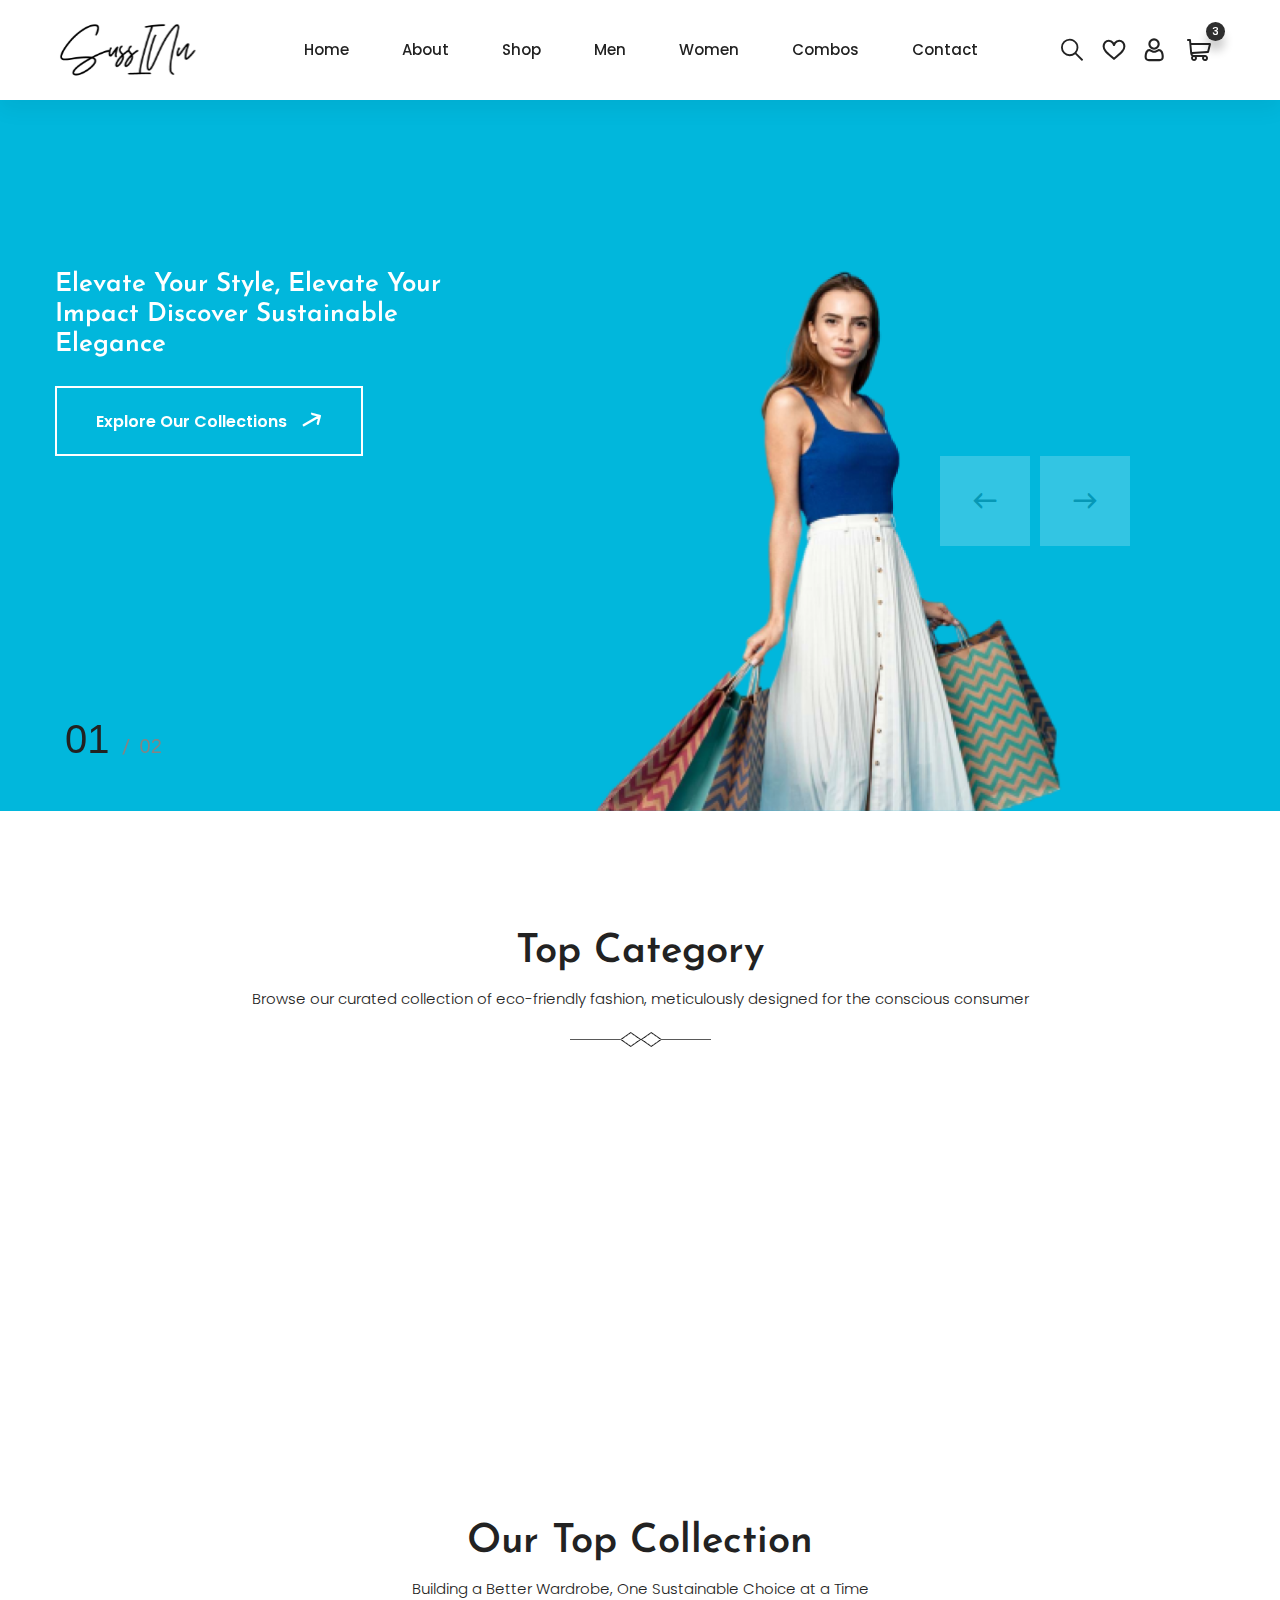
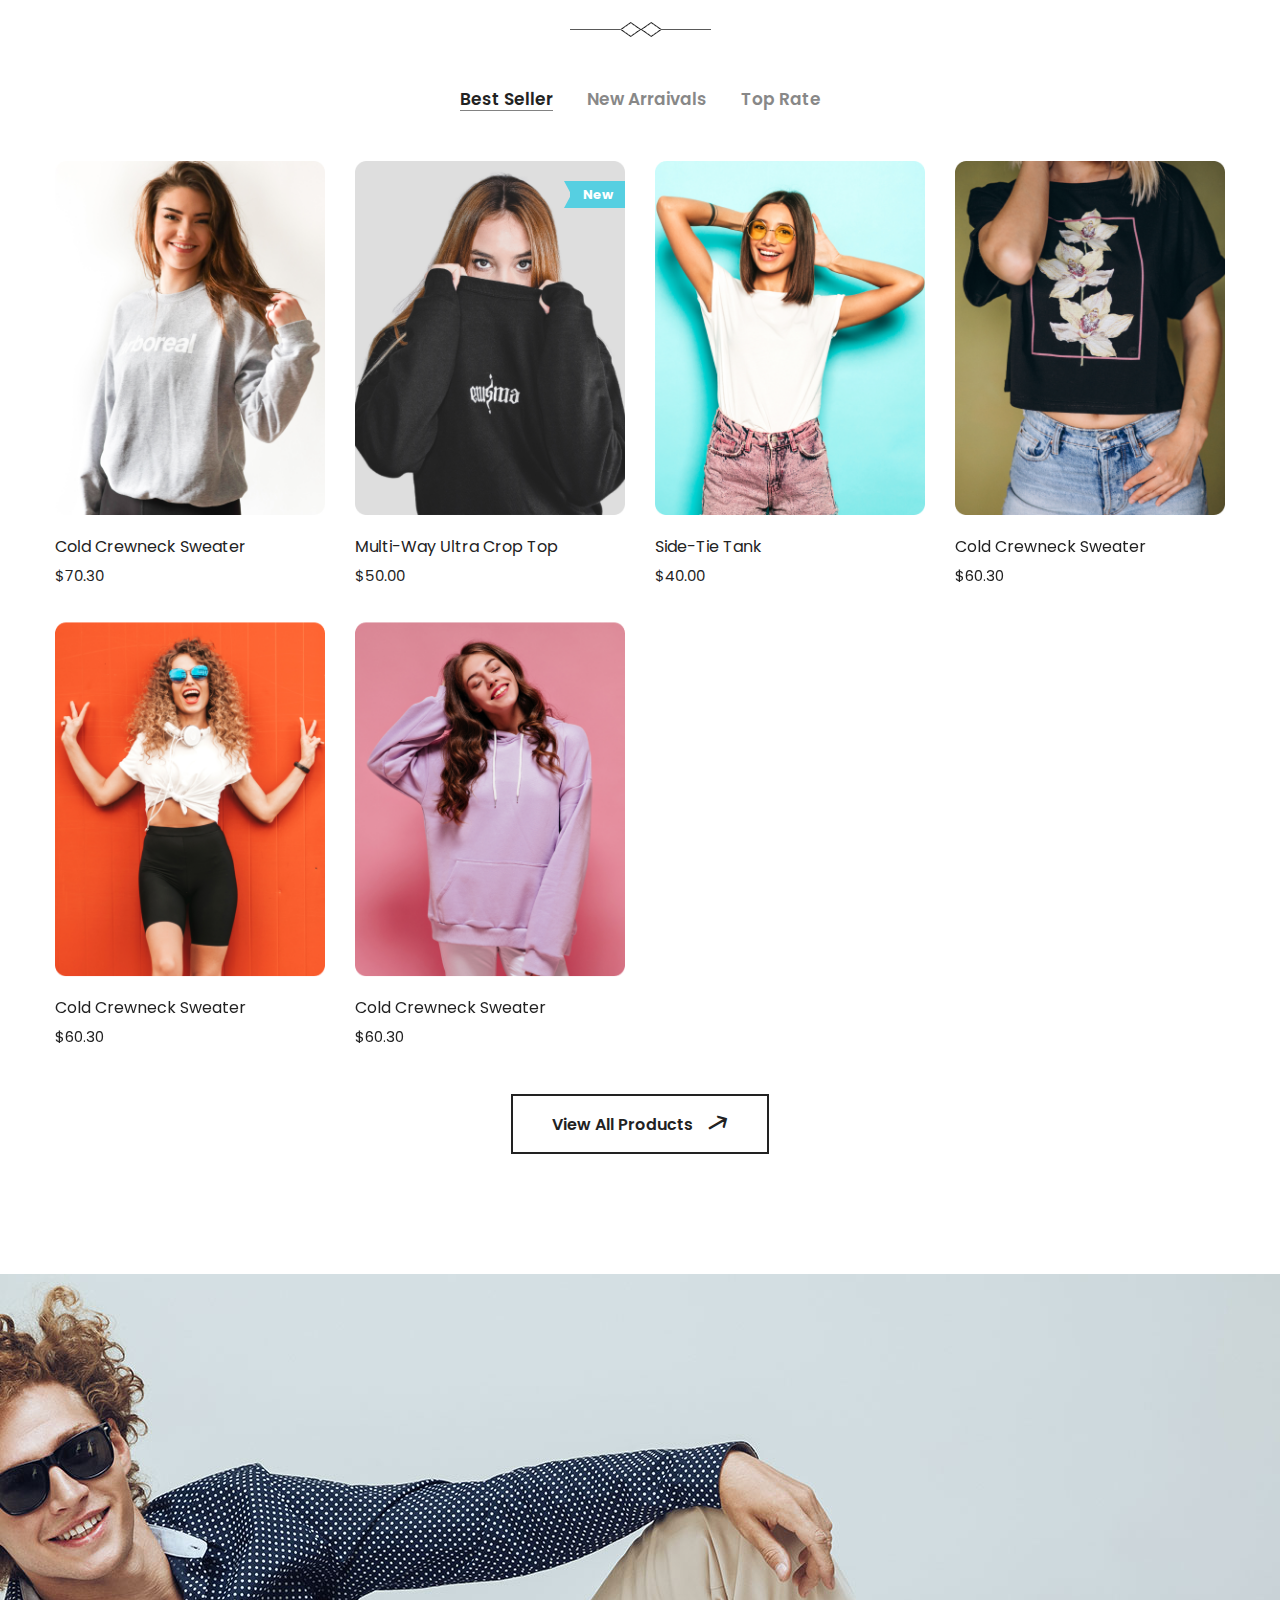
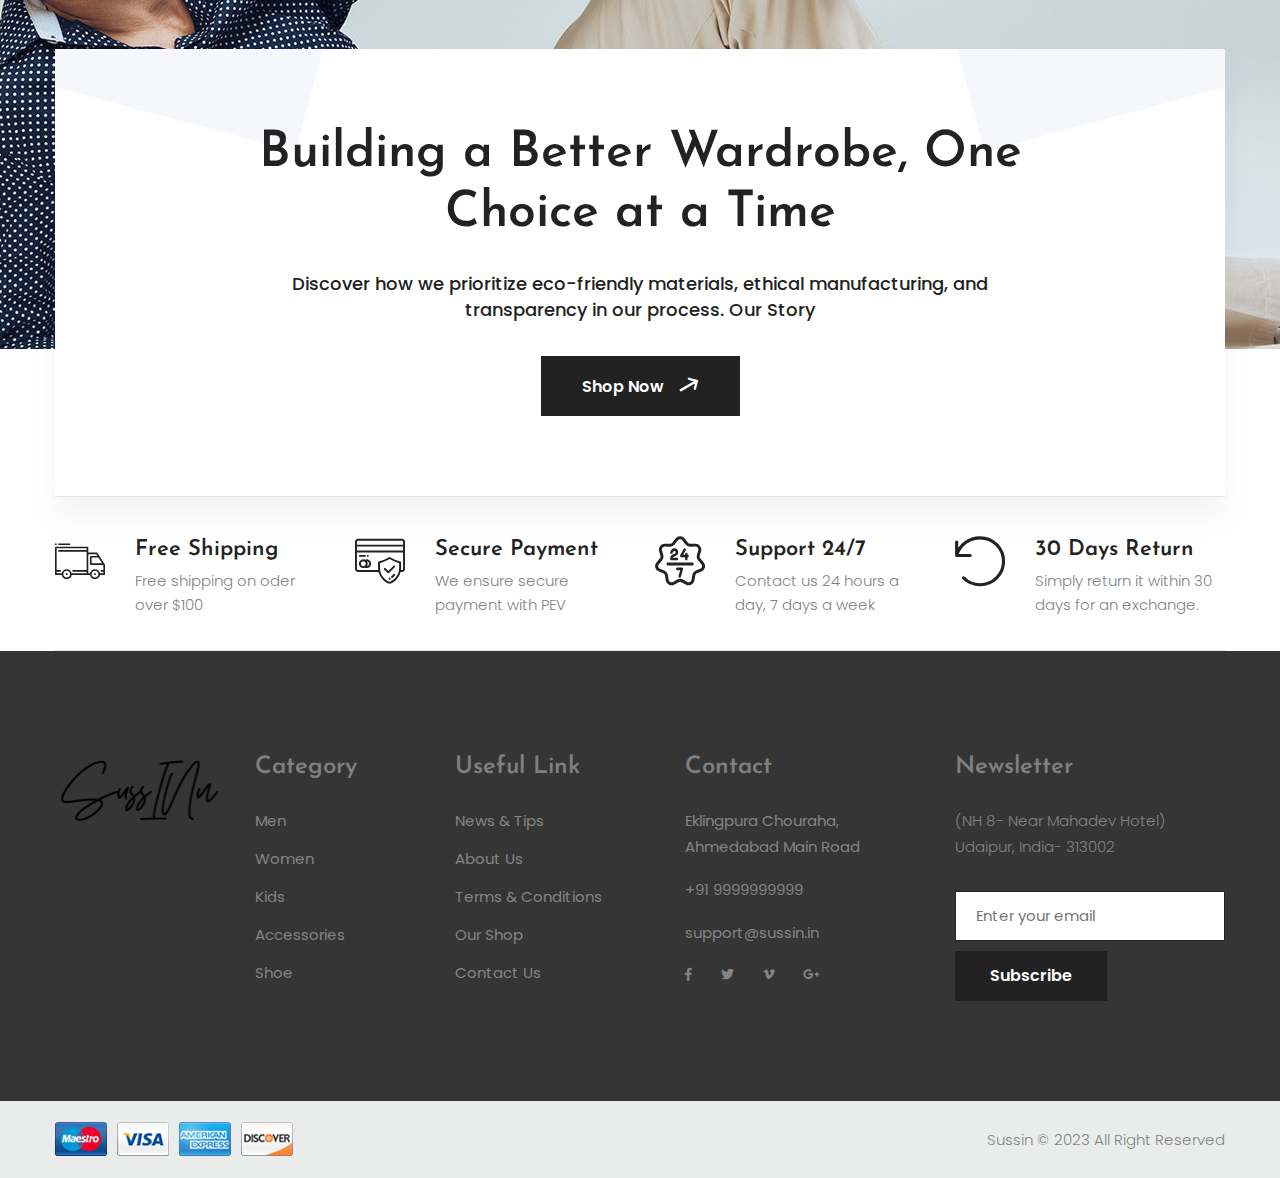
<file: index.html>
<!DOCTYPE html>
<html lang="en">
<head>
<meta charset="utf-8">
<meta http-equiv="X-UA-Compatible" content="IE=edge">
<meta name="viewport" content="width=device-width, initial-scale=1.0, maximum-scale=1.0, user-scalable=0">

<title>Sussin</title>

<!-- Fav Icon -->
<link rel="icon" href="assets/images/logo.svg" type="image/x-icon">

<!-- Google Fonts -->
<link href="https://fonts.googleapis.com/css2?family=Josefin+Sans:ital,wght@0,400;0,500;0,600;0,700;1,400;1,500;1,600;1,700&display=swap" rel="stylesheet">
<link href="https://fonts.googleapis.com/css2?family=Poppins:ital,wght@0,400;0,500;0,600;0,700;0,800;0,900;1,300;1,400;1,500;1,600;1,700;1,800;1,900&display=swap" rel="stylesheet">

<!-- Stylesheets -->
<link href="assets/css/font-awesome-all.css" rel="stylesheet">
<link href="assets/css/flaticon.css" rel="stylesheet">
<link href="assets/css/owl.css" rel="stylesheet">
<link href="assets/css/bootstrap.css" rel="stylesheet">
<link href="assets/css/jquery.fancybox.min.css" rel="stylesheet">
<link href="assets/css/animate.css" rel="stylesheet">
<link href="assets/css/color.css" rel="stylesheet">
<link href="assets/css/style.css" rel="stylesheet">
<link href="assets/css/responsive.css" rel="stylesheet">

</head>


<!-- page wrapper -->
<body>



        <!-- search-popup -->
        <div id="search-popup" class="search-popup">
            <div class="close-search"><i class="flaticon-close"></i></div>
            <div class="popup-inner">
                <div class="overlay-layer"></div>
                <div class="search-form">
                    <form method="post" action="index.html">
                        <div class="form-group">
                            <fieldset>
                                <input type="search" class="form-control" name="search-input" value="" placeholder="Search Here" required >
                                <input type="submit" value="Search Now!" class="theme-btn style-four">
                            </fieldset>
                        </div>
                    </form>
                    <h3>Recent Search Keywords</h3>
                    <ul class="recent-searches">
                        <li><a href="index.html">Finance</a></li>
                        <li><a href="index.html">Idea</a></li>
                        <li><a href="index.html">Service</a></li>
                        <li><a href="index.html">Growth</a></li>
                        <li><a href="index.html">Plan</a></li>
                    </ul>
                </div>
            </div>
        </div>
        <!-- search-popup end -->


        <!-- main header -->
        <header class="main-header">
           
            <div class="header-lower">
                <div class="auto-container">
                    <div class="outer-box">
                        <figure class="logo-box"><a href="index.html"><img src="assets/images/logo.svg" alt=""></a></figure>
                        <div class="menu-area">
                            <!--Mobile Navigation Toggler-->
                            <div class="mobile-nav-toggler">
                                <i class="icon-bar"></i>
                                <i class="icon-bar"></i>
                                <i class="icon-bar"></i>
                            </div>
                            <nav class="main-menu navbar-expand-md navbar-light">
                                <div class="collapse navbar-collapse show clearfix" id="navbarSupportedContent">
                                    <ul class="navigation clearfix">
                                        <li><a href="index.html">Home</a>
                                        <li><a href="about.html">About</a>
                                        <li><a href="shop-2.html">Shop</a>
                                        <li><a href="shop-2.html">Men</a>
                                        <li><a href="shop-2.html">Women</a>
                                        <li><a href="shop-2.html">Combos</a>
                                        <li><a href="contact.html">Contact</a>
                                          
                           
                                        
                                    </ul>
                                </div>
                            </nav>
                        </div>
                        <ul class="menu-right-content clearfix">
                            <li>
                                <div class="search-btn">
                                    <button type="button" class="search-toggler"><i class="flaticon-search"></i></button>
                                </div>
                            </li>
                            <li><a href="wishlist.html"><i class="flaticon-like"></i></a></li>
                            <li><a href="my-account.html"><i class="flaticon-user"></i></a></li>
                            <li class="shop-cart">
                                <a href="cart.html"><i class="flaticon-shopping-cart-1"></i><span>3</span></a>
                            </li>
                        </ul>
                    </div>
                </div>
            </div>

            <!--sticky Header-->
            <div class="sticky-header">
                <div class="auto-container">
                    <div class="outer-box clearfix">
                        <div class="logo-box pull-left">
                            <figure class="logo"><a href="index.html"><img src="assets/images/logo.svg" alt=""></a></figure>
                        </div>
                        <div class="menu-area pull-right">
                            <nav class="main-menu clearfix">
                                <!--Keep This Empty / Menu will come through Javascript-->
                                
                            </nav>
                            
                        </div>
                        
                    </div>
                    
                </div>
            </div>
        </header>
        <!-- main-header end -->

        <!-- Mobile Menu  -->
        <div class="mobile-menu">
            <div class="menu-backdrop"></div>
            <div class="close-btn"><i class="fas fa-times"></i></div>
            <nav class="menu-box">
                <div class="nav-logo"><a href="index.html"><img src="assets/images/logo-2.svg" alt="" title=""></a></div>
                <div class="menu-outer"><!--Here Menu Will Come Automatically Via Javascript / Same Menu as in Header--></div>
                <div class="contact-info">
                    <h4>Contact Info</h4>
                    <ul>
                        <li>Chicago 12, Melborne City, USA</li>
                        <li><a href="tel:+8801682648101">+88 01682648101</a></li>
                        <li><a href="mailto:info@example.com">info@example.com</a></li>
                    </ul>
                </div>
                <div class="social-links">
                    <ul class="clearfix">
                        <li><a href="index.html"><span class="fab fa-twitter"></span></a></li>
                        <li><a href="index.html"><span class="fab fa-facebook-square"></span></a></li>
                        <li><a href="index.html"><span class="fab fa-pinterest-p"></span></a></li>
                        <li><a href="index.html"><span class="fab fa-instagram"></span></a></li>
                        <li><a href="index.html"><span class="fab fa-youtube"></span></a></li>
                    </ul>
                </div>
            </nav>
        </div><!-- End Mobile Menu -->


        <!-- banner-section -->
        <section class="banner-style-one">
           
            <div class="banner-carousel owl-theme owl-carousel">
                <div class="slide-item">
                    <div class="auto-container">
                        <div class="content-inner">
                            <div class="content-box">
                                <h3>Elevate Your Style, Elevate Your Impact
                                    Discover Sustainable Elegance
                                    </h3>
                              
                    
                                <div class="btn-box">
                                    <a href="shop-2.html" class="theme-btn-one">Explore Our Collections<i class="flaticon-right-1"></i></a>
                                </div>
                            </div>
                            <figure class="image-box image-1"><img src="assets/images/suss/Banner.png" alt=""></figure>
                        </div> 
                    </div>
                </div>
                <div class="slide-item">
                    <div class="auto-container">
                        <div class="content-inner">
                            <div class="content-box">
                                <h3>Our Commitment to Ethical Fashion
                                    Sustainably Sourced | Premium Design | Positive Impact
                                    </h3>
                              
                         
                                <div class="btn-box">
                                    <a href="shop-2.html" class="theme-btn-one">Explore Now<i class="flaticon-right-1"></i></a>
                                </div>
                            </div>
                            <figure class="image-box image-1"><img src="assets/images/suss/Banner.png" alt=""></figure>
                        </div> 
                    </div>
                </div>

            </div>
        </section>
        <!-- banner-section end -->


        <!-- topcategory-section -->
        <section class="topcategory-section centred">
            <div class="auto-container">
                <div class="sec-title">
                    <h2>Top Category</h2>
                    <p>Browse our curated collection of eco-friendly fashion, meticulously designed for the conscious consumer</p>
                    <span class="separator" style="background-image: url(assets/images/icons/separator-1.png);"></span>
                </div>
                <div class="row clearfix collection-cards">
                    <div class="col-lg-3 col-md-6 col-sm-12 category-block">
                        <div class="category-block-one wow fadeInUp animated animated" data-wow-delay="00ms" data-wow-duration="1500ms">
                            <figure class="image-box"><img src="assets/images/suss/womens collection.png" alt=""></figure>
                            <h5><a href="shop-2.html">Women Collections</a></h5>
                        </div>
                    </div>
                    <div class="col-lg-3 col-md-6 col-sm-12 category-block">
                        <div class="category-block-one wow fadeInUp animated animated" data-wow-delay="200ms" data-wow-duration="1500ms">
                            <figure class="image-box"><img src="assets/images/suss/mens.png" alt=""></figure>
                            <h5><a href="shop-2.html">Mens Collections</a></h5>
                        </div>
                    </div>
                    <div class="col-lg-3 col-md-6 col-sm-12 category-block">
                        <div class="category-block-one wow fadeInUp animated animated" data-wow-delay="400ms" data-wow-duration="1500ms">
                            <figure class="image-box"><img src="assets/images/suss/Rectangle 13.png" alt=""></figure>
                            <h5><a href="shop-2.html">Summer Collections</a></h5>
                        </div>
                    </div>
                    <div class="col-lg-3 col-md-6 col-sm-12 category-block">
                        <div class="category-block-one wow fadeInUp animated animated" data-wow-delay="600ms" data-wow-duration="1500ms">
                            <figure class="image-box"><img src="assets/images/suss/jogger.png" alt=""></figure>
                            <h5><a href="shop-2.html">Jogger Collections</a></h5>
                        </div>
                    </div>
                </div>
            </div>
        </section>
        <!-- topcategory-section end -->


        <!-- shop-section -->
        <section class="shop-section">
            <div class="auto-container">
                <div class="sec-title">
                    <h2>Our Top Collection</h2>
                    <p>Building a Better Wardrobe, One Sustainable Choice at a Time

                    </p>
                    <span class="separator" style="background-image: url(assets/images/icons/separator-1.png);"></span>
                </div>
                <div class="sortable-masonry">
                    <div class="filters">
                        <ul class="filter-tabs filter-btns centred clearfix">
                            <li class="active filter" data-role="button" data-filter=".best_seller">Best Seller</li>
                            <li class="filter" data-role="button" data-filter=".new_arraivals">New Arraivals</li>
                            <li class="filter" data-role="button" data-filter=".top_rate">Top Rate</li>
                        </ul>
                    </div>
                    <div class="items-container row clearfix">
                        <div class="col-lg-3 col-md-6 col-sm-12 shop-block masonry-item small-column best_seller new_arraivals top_rate">
                            <div class="shop-block-one">
                                <div class="inner-box">
                                    <figure class="image-box">
                                        <img src="assets/images/suss/shop/Rectangle 125.png" alt="">
                                        <ul class="info-list clearfix">
                                            <li><a href="index.html"><i class="flaticon-heart"></i></a></li>
                                            <li><a href="product-details.html">Add to cart</a></li>
                                            <li><a href="assets/images/suss/shop/Rectangle 125.png" class="lightbox-image" data-fancybox="gallery"><i class="flaticon-search"></i></a></li>
                                        </ul>
                                    </figure>
                                    <div class="lower-content">
                                        <a href="product-details.html">Cold Crewneck Sweater</a>
                                        <span class="price">$70.30</span>
                                    </div>
                                </div>
                            </div>
                        </div>
                        <div class="col-lg-3 col-md-6 col-sm-12 shop-block masonry-item small-column best_seller">
                            <div class="shop-block-one">
                                <div class="inner-box">
                                    <figure class="image-box">
                                        <img src="assets/images/suss/shop/Rectangle 25.png" alt="">
                                        <span class="category green-bg">New</span>
                                        <ul class="info-list clearfix">
                                            <li><a href="index.html"><i class="flaticon-heart"></i></a></li>
                                            <li><a href="product-details.html">Add to cart</a></li>
                                            <li><a href="assets/images/suss/shop/Rectangle 25.png" class="lightbox-image" data-fancybox="gallery"><i class="flaticon-search"></i></a></li>
                                        </ul>
                                    </figure>
                                    <div class="lower-content">
                                        <a href="product-details.html">Multi-Way Ultra Crop Top</a>
                                        <span class="price">$50.00</span>
                                    </div>
                                </div>
                            </div>
                        </div>
                        <div class="col-lg-3 col-md-6 col-sm-12 shop-block masonry-item small-column top_rate best_seller">
                            <div class="shop-block-one">
                                <div class="inner-box">
                                    <figure class="image-box">
                                        <img src="assets/images/suss/shop/Rectangle 26.png" alt="">
                                        <ul class="info-list clearfix">
                                            <li><a href="index.html"><i class="flaticon-heart"></i></a></li>
                                            <li><a href="product-details.html">Add to cart</a></li>
                                            <li><a href="assets/images/suss/shop/Rectangle 26.png" class="lightbox-image" data-fancybox="gallery"><i class="flaticon-search"></i></a></li>
                                        </ul>
                                    </figure>
                                    <div class="lower-content">
                                        <a href="product-details.html">Side-Tie Tank</a>
                                        <span class="price">$40.00</span>
                                    </div>
                                </div>
                            </div>
                        </div>
                        <div class="col-lg-3 col-md-6 col-sm-12 shop-block masonry-item small-column new_arraivals top_rate">
                            <div class="shop-block-one">
                                <div class="inner-box">
                                    <figure class="image-box">
                                        <img src="assets/images/suss/shop/Rectangle 325.png" alt="">
                                        <ul class="info-list clearfix">
                                            <li><a href="index.html"><i class="flaticon-heart"></i></a></li>
                                            <li><a href="product-details.html">Add to cart</a></li>
                                            <li><a href="assets/images/suss/shop/Rectangle 325.png" class="lightbox-image" data-fancybox="gallery"><i class="flaticon-search"></i></a></li>
                                        </ul>
                                    </figure>
                                    <div class="lower-content">
                                        <a href="product-details.html">Cold Crewneck Sweater</a>
                                        <span class="price">$60.30</span>
                                    </div>
                                </div>
                            </div>
                        </div>
                        <div class="col-lg-3 col-md-6 col-sm-12 shop-block masonry-item small-column new_arraivals top_rate">
                            <div class="shop-block-one">
                                <div class="inner-box">
                                    <figure class="image-box">
                                        <img src="assets/images/suss/shop/Rectangle 215.png" alt="">
                                        <ul class="info-list clearfix">
                                            <li><a href="index.html"><i class="flaticon-heart"></i></a></li>
                                            <li><a href="product-details.html">Add to cart</a></li>
                                            <li><a href="assets/images/suss/shop/Rectangle 215.png" class="lightbox-image" data-fancybox="gallery"><i class="flaticon-search"></i></a></li>
                                        </ul>
                                    </figure>
                                    <div class="lower-content">
                                        <a href="product-details.html">Cold Crewneck Sweater</a>
                                        <span class="price">$60.30</span>
                                    </div>
                                </div>
                            </div>
                        </div>
                        <div class="col-lg-3 col-md-6 col-sm-12 shop-block masonry-item small-column new_arraivals best_seller">
                            <div class="shop-block-one">
                                <div class="inner-box">
                                    <figure class="image-box">
                                        <img src="assets/images/suss/shop/Rectangle 225.png" alt="">
                                        <ul class="info-list clearfix">
                                            <li><a href="index.html"><i class="flaticon-heart"></i></a></li>
                                            <li><a href="product-details.html">Add to cart</a></li>
                                            <li><a href="assets/images/suss/shop/Rectangle 225.png" class="lightbox-image" data-fancybox="gallery"><i class="flaticon-search"></i></a></li>
                                        </ul>
                                    </figure>
                                    <div class="lower-content">
                                        <a href="product-details.html">Cold Crewneck Sweater</a>
                                        <span class="price">$60.30</span>
                                    </div>
                                </div>
                            </div>
                        </div>
                        <div class="col-lg-3 col-md-6 col-sm-12 shop-block masonry-item small-column new_arraivals best_seller">
                            <div class="shop-block-one">
                                <div class="inner-box">
                                    <figure class="image-box">
                                        <img src="assets/images/suss/shop/Rectangle 291.png" alt="">
                                        <ul class="info-list clearfix">
                                            <li><a href="index.html"><i class="flaticon-heart"></i></a></li>
                                            <li><a href="product-details.html">Add to cart</a></li>
                                            <li><a href="assets/images/suss/shop/Rectangle 291.png" class="lightbox-image" data-fancybox="gallery"><i class="flaticon-search"></i></a></li>
                                        </ul>
                                    </figure>
                                    <div class="lower-content">
                                        <a href="product-details.html">Cold Crewneck Sweater</a>
                                        <span class="price">$60.30</span>
                                    </div>
                                </div>
                            </div>
                        </div>
                        <div class="col-lg-3 col-md-6 col-sm-12 shop-block masonry-item small-column new_arraivals best_seller">
                            <div class="shop-block-one">
                                <div class="inner-box">
                                    <figure class="image-box">
                                        <img src="assets/images/suss/shop/Rectangle 27.png" alt="">
                                        <ul class="info-list clearfix">
                                            <li><a href="index.html"><i class="flaticon-heart"></i></a></li>
                                            <li><a href="product-details.html">Add to cart</a></li>
                                            <li><a href="assets/images/suss/shop/Rectangle 27.png" class="lightbox-image" data-fancybox="gallery"><i class="flaticon-search"></i></a></li>
                                        </ul>
                                    </figure>
                                    <div class="lower-content">
                                        <a href="product-details.html">Cold Crewneck Sweater</a>
                                        <span class="price">$60.30</span>
                                    </div>
                                </div>
                            </div>
                        </div>
              
                    </div>
                </div>
                <div class="more-btn centred"><a href="shop-2.html" class="theme-btn-one">View All Products<i class="flaticon-right-1"></i></a></div>
            </div>
        </section>
        <!-- shop-section end -->


        <!-- cta-section -->
        <section class="cta-section">
            <div class="image-layer" style="background-image: url(assets/images/suss/cta-bg-1.jpg);"></div>
            <div class="auto-container">
                <div class="cta-inner centred">
                    <div class="pattern-layer">
                        <div class="pattern-1" style="background-image: url(assets/images/shape/shape-2.png);"></div>
                        <div class="pattern-2" style="background-image: url(assets/images/shape/shape-3.png);"></div>
                    </div>
                    <h2>Building a Better Wardrobe, One Choice at a Time</h2>
                    <p>Discover how we prioritize eco-friendly materials, ethical manufacturing, and transparency in our process.
                        Our Story</p>
                    <a href="shop-2.html" class="theme-btn-one">Shop Now<i class="flaticon-right-1"></i></a>
                </div>
            </div>
        </section>
        <!-- cta-section end -->


      

        <!-- service-section -->
        <section class="service-section">
            <div class="auto-container">
                <div class="inner-container">
                    <div class="row clearfix">
                        <div class="col-lg-3 col-md-6 col-sm-12 service-block">
                            <div class="service-block-one">
                                <div class="inner-box">
                                    <div class="icon-box"><i class="flaticon-truck"></i></div>
                                    <h3><a href="index.html">Free Shipping</a></h3>
                                    <p>Free shipping on oder over $100</p>
                                </div>
                            </div>
                        </div>
                        <div class="col-lg-3 col-md-6 col-sm-12 service-block">
                            <div class="service-block-one">
                                <div class="inner-box">
                                    <div class="icon-box"><i class="flaticon-credit-card"></i></div>
                                    <h3><a href="index.html">Secure Payment</a></h3>
                                    <p>We ensure secure payment with PEV</p>
                                </div>
                            </div>
                        </div>
                        <div class="col-lg-3 col-md-6 col-sm-12 service-block">
                            <div class="service-block-one">
                                <div class="inner-box">
                                    <div class="icon-box"><i class="flaticon-24-7"></i></div>
                                    <h3><a href="index.html">Support 24/7</a></h3>
                                    <p>Contact us 24 hours a day, 7 days a week</p>
                                </div>
                            </div>
                        </div>
                        <div class="col-lg-3 col-md-6 col-sm-12 service-block">
                            <div class="service-block-one">
                                <div class="inner-box">
                                    <div class="icon-box"><i class="flaticon-undo"></i></div>
                                    <h3><a href="index.html">30 Days Return</a></h3>
                                    <p>Simply return it within 30 days for an exchange.</p>
                                </div>
                            </div>
                        </div>
                    </div>
                </div>
            </div>
        </section>
        <!-- service-section end -->


        <!-- instagram-section -->
        <!-- <section class="instagram-section">
            <div class="outer-container">
                <div class="sec-title">
                    <h2>Follow Us On Instagram</h2>
                    <p>Excepteur sint occaecat cupidatat</p>
                    <span class="separator" style="background-image: url(assets/images/icons/separator-1.png);"></span>
                </div>
                <div class="six-item-carousel owl-carousel owl-theme owl-dots-none owl-nav-none">
                    <figure class="image-box">
                        <img src="assets/images/resource/instagram-1.jpg" alt="">
                        <ul class="info-list clearfix">
                            <li><a href="index-2.html"><i class="flaticon-heart"></i>450</a></li>
                            <li><a href="index-2.html"><i class="flaticon-commentary"></i>320</a></li>
                        </ul>
                    </figure>
                    <figure class="image-box">
                        <img src="assets/images/resource/instagram-2.jpg" alt="">
                        <ul class="info-list clearfix">
                            <li><a href="index-2.html"><i class="flaticon-heart"></i>450</a></li>
                            <li><a href="index-2.html"><i class="flaticon-commentary"></i>320</a></li>
                        </ul>
                    </figure>
                    <figure class="image-box">
                        <img src="assets/images/resource/instagram-3.jpg" alt="">
                        <ul class="info-list clearfix">
                            <li><a href="index-2.html"><i class="flaticon-heart"></i>450</a></li>
                            <li><a href="index-2.html"><i class="flaticon-commentary"></i>320</a></li>
                        </ul>
                    </figure>
                    <figure class="image-box">
                        <img src="assets/images/resource/instagram-4.jpg" alt="">
                        <ul class="info-list clearfix">
                            <li><a href="index-2.html"><i class="flaticon-heart"></i>450</a></li>
                            <li><a href="index-2.html"><i class="flaticon-commentary"></i>320</a></li>
                        </ul>
                    </figure>
                    <figure class="image-box">
                        <img src="assets/images/resource/instagram-5.jpg" alt="">
                        <ul class="info-list clearfix">
                            <li><a href="index-2.html"><i class="flaticon-heart"></i>450</a></li>
                            <li><a href="index-2.html"><i class="flaticon-commentary"></i>320</a></li>
                        </ul>
                    </figure>
                    <figure class="image-box">
                        <img src="assets/images/resource/instagram-6.jpg" alt="">
                        <ul class="info-list clearfix">
                            <li><a href="index-2.html"><i class="flaticon-heart"></i>450</a></li>
                            <li><a href="index-2.html"><i class="flaticon-commentary"></i>320</a></li>
                        </ul>
                    </figure>
                </div>
            </div>
        </section> -->
        <!-- instagram-section end -->


        <!-- main-footer -->
        <footer class="main-footer">
            <div class="footer-top">
                <div class="auto-container">
                    <div class="row clearfix">
                        <div class="col-lg-6 col-md-12 col-sm-12 big-column">
                            <div class="row clearfix">
                                <div class="col-lg-4 col-md-4 col-sm-12 footer-column">
                                    <div class="footer-widget logo-widget">
                                        <figure class="footer-logo"><a href="index.html"><img src="assets/images/logo.svg" alt=""></a></figure>
                                    </div>
                                </div>
                                <div class="col-lg-4 col-md-4 col-sm-12 footer-column">
                                    <div class="footer-widget links-widget">
                                        <div class="widget-title">
                                            <h3>Category</h3>
                                        </div>
                                        <div class="widget-content">
                                            <ul class="links-list clearfix">
                                                <li><a href="index.html">Men</a></li>
                                                <li><a href="index.html">Women</a></li>
                                                <li><a href="index.html">Kids</a></li>
                                                <li><a href="index.html">Accessories</a></li>
                                                <li><a href="index.html">Shoe</a></li>
                                            </ul>
                                        </div>
                                    </div>
                                </div>
                                <div class="col-lg-4 col-md-4 col-sm-12 footer-column">
                                    <div class="footer-widget links-widget">
                                        <div class="widget-title">
                                            <h3>Useful Link</h3>
                                        </div>
                                        <div class="widget-content">
                                            <ul class="links-list clearfix">
                                                <li><a href="index.html">News & Tips</a></li>
                                                <li><a href="index.html">About Us</a></li>
                                                <li><a href="index.html">Terms & Conditions</a></li>
                                                <li><a href="index.html">Our Shop</a></li>
                                                <li><a href="index.html">Contact Us</a></li>
                                            </ul>
                                        </div>
                                    </div>
                                </div>
                            </div>
                        </div>
                        <div class="col-lg-6 col-md-12 col-sm-12 big-column">
                            <div class="row clearfix">
                                <div class="col-lg-6 col-md-6 col-sm-12 footer-column">
                                    <div class="footer-widget contact-widget">
                                        <div class="widget-title">
                                            <h3>Contact</h3>
                                        </div>
                                        <ul class="info-list clearfix">
                                            <li>Eklingpura Chouraha,<br> Ahmedabad Main Road</li>
                                            <li><a href="tel:23055873407">+91 9999999999</a></li>
                                            <li><a href="mailto:info@example.com">support@sussin.in</a></li>
                                        </ul>
                                        <ul class="footer-social clearfix">
                                            <li><a href="index.html"><i class="fab fa-facebook-f"></i></a></li>
                                            <li><a href="index.html"><i class="fab fa-twitter"></i></a></li>
                                            <li><a href="index.html"><i class="fab fa-vimeo-v"></i></a></li>
                                            <li><a href="index.html"><i class="fab fa-google-plus-g"></i></a></li>
                                        </ul>
                                    </div>
                                </div>
                                <div class="col-lg-6 col-md-6 col-sm-12 footer-column">
                                    <div class="footer-widget newsletter-widget">
                                        <div class="widget-title">
                                            <h3>Newsletter</h3>
                                        </div>
                                        <div class="widget-content">
                                            <p>(NH 8- Near Mahadev Hotel) Udaipur, India- 313002</p>
                                            <form action="contact.html" method="post" class="newsletter-form">
                                                <div class="form-group">
                                                    <input type="email" name="email" placeholder="Enter your email" required="">
                                                    <button type="submit" class="theme-btn-two">Subscribe</button>
                                                </div>
                                            </form>
                                        </div>
                                    </div>
                                </div>
                            </div>
                        </div>
                    </div>
                </div>
            </div>
            <div class="footer-bottom">
                <div class="auto-container clearfix">
                    <ul class="cart-list pull-left clearfix">
                        <li><a href="index.html"><img src="assets/images/resource/card-1.png" alt=""></a></li>
                        <li><a href="index.html"><img src="assets/images/resource/card-2.png" alt=""></a></li>
                        <li><a href="index.html"><img src="assets/images/resource/card-3.png" alt=""></a></li>
                        <li><a href="index.html"><img src="assets/images/resource/card-4.png" alt=""></a></li>
                    </ul>
                    <div class="copyright pull-right">
                        <p><a href="index.html">Sussin</a> &copy; 2023 All Right Reserved</p>
                    </div>
                </div>
            </div>
        </footer>
        <!-- main-footer end -->


        <!--Scroll to top-->
        <button class="scroll-top scroll-to-target" data-target="html">
            <i class="fas fa-long-arrow-alt-up"></i>
        </button>
    </div>


    <!-- jequery plugins -->
    <script src="assets/js/jquery.js"></script>
    <script src="assets/js/popper.min.js"></script>
    <script src="assets/js/bootstrap.min.js"></script>
    <script src="assets/js/owl.js"></script>
    <script src="assets/js/wow.js"></script>
    <script src="assets/js/validation.js"></script>
    <script src="assets/js/jquery.fancybox.js"></script>
    <script src="assets/js/TweenMax.min.js"></script>
    <script src="assets/js/appear.js"></script>
    <script src="assets/js/scrollbar.js"></script>
    <script src="assets/js/jquery.nice-select.min.js"></script>
    <script src="assets/js/isotope.js"></script>

    <!-- main-js -->
    <script src="assets/js/script.js"></script>
</body><!-- End of .page_wrapper -->
</html>
</file>
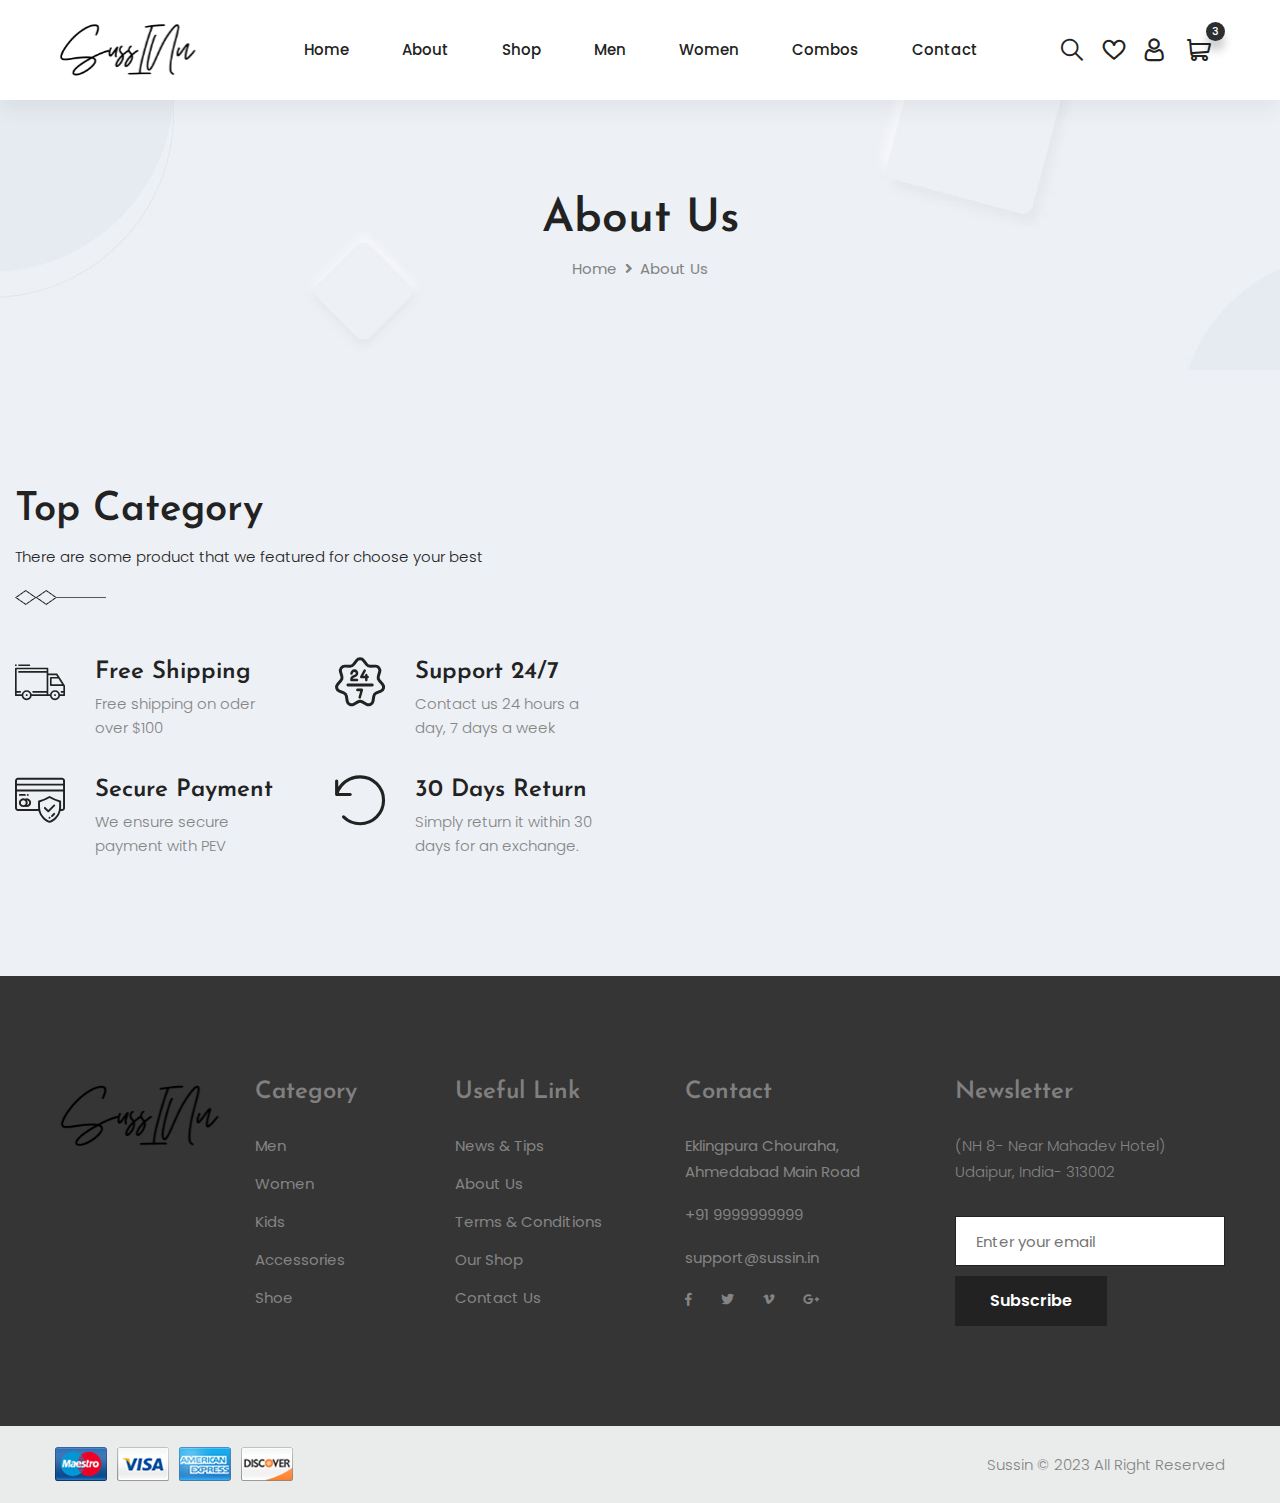
<file: about.html>
<!DOCTYPE html>
<html lang="en">
<head>
<meta charset="utf-8">
<meta http-equiv="X-UA-Compatible" content="IE=edge">
<meta name="viewport" content="width=device-width, initial-scale=1.0, maximum-scale=1.0, user-scalable=0">

<title>Sussin</title>

<!-- Fav Icon -->
<link rel="icon" href="assets/images/logo.svg" type="image/x-icon">

<!-- Google Fonts -->
<link href="https://fonts.googleapis.com/css2?family=Josefin+Sans:ital,wght@0,400;0,500;0,600;0,700;1,400;1,500;1,600;1,700&display=swap" rel="stylesheet">
<link href="https://fonts.googleapis.com/css2?family=Poppins:ital,wght@0,400;0,500;0,600;0,700;0,800;0,900;1,300;1,400;1,500;1,600;1,700;1,800;1,900&display=swap" rel="stylesheet">

<!-- Stylesheets -->
<link href="assets/css/font-awesome-all.css" rel="stylesheet">
<link href="assets/css/flaticon.css" rel="stylesheet">
<link href="assets/css/owl.css" rel="stylesheet">
<link href="assets/css/bootstrap.css" rel="stylesheet">
<link href="assets/css/jquery.fancybox.min.css" rel="stylesheet">
<link href="assets/css/animate.css" rel="stylesheet">
<link href="assets/css/color.css" rel="stylesheet">
<link href="assets/css/style.css" rel="stylesheet">
<link href="assets/css/responsive.css" rel="stylesheet">

</head>


<!-- page wrapper -->
<body>

        <!-- search-popup -->
        <div id="search-popup" class="search-popup">
            <div class="close-search"><i class="flaticon-close"></i></div>
            <div class="popup-inner">
                <div class="overlay-layer"></div>
                <div class="search-form">
                    <form method="post" action="index.html">
                        <div class="form-group">
                            <fieldset>
                                <input type="search" class="form-control" name="search-input" value="" placeholder="Search Here" required >
                                <input type="submit" value="Search Now!" class="theme-btn style-four">
                            </fieldset>
                        </div>
                    </form>
                    <h3>Recent Search Keywords</h3>
                    <ul class="recent-searches">
                        <li><a href="index.html">Finance</a></li>
                        <li><a href="index.html">Idea</a></li>
                        <li><a href="index.html">Service</a></li>
                        <li><a href="index.html">Growth</a></li>
                        <li><a href="index.html">Plan</a></li>
                    </ul>
                </div>
            </div>
        </div>
        <!-- search-popup end -->


        <!-- main header -->
        <header class="main-header">
         
            <div class="header-lower">
                <div class="auto-container">
                    <div class="outer-box">
                        <figure class="logo-box"><a href="index.html"><img src="assets/images/logo.svg" alt=""></a></figure>
                        <div class="menu-area">
                            <!--Mobile Navigation Toggler-->
                            <div class="mobile-nav-toggler">
                                <i class="icon-bar"></i>
                                <i class="icon-bar"></i>
                                <i class="icon-bar"></i>
                            </div>
                            <nav class="main-menu navbar-expand-md navbar-light">
                                <div class="collapse navbar-collapse show clearfix" id="navbarSupportedContent">
                                    <ul class="navigation clearfix">
                                        <li><a href="index.html">Home</a>
                                        <li><a href="about.html">About</a>
                                        <li><a href="shop-2.html">Shop</a>
                                        <li><a href="shop-2.html">Men</a>
                                        <li><a href="shop-2.html">Women</a>
                                        <li><a href="shop-2.html">Combos</a>
                                        <li><a href="contact.html">Contact</a>
                                          
                           
                                        
                                    </ul>
                                </div>
                            </nav>
                        </div>
                        <ul class="menu-right-content clearfix">
                            <li>
                                <div class="search-btn">
                                    <button type="button" class="search-toggler"><i class="flaticon-search"></i></button>
                                </div>
                            </li>
                            <li><a href="wishlist.html"><i class="flaticon-like"></i></a></li>
                            <li><a href="my-account.html"><i class="flaticon-user"></i></a></li>
                            <li class="shop-cart">
                                <a href="cart.html"><i class="flaticon-shopping-cart-1"></i><span>3</span></a>
                            </li>
                        </ul>
                    </div>
                </div>
            </div>

            <!--sticky Header-->
            <div class="sticky-header">
                <div class="auto-container">
                    <div class="outer-box clearfix">
                        <div class="logo-box pull-left">
                            <figure class="logo"><a href="index.html"><img src="assets/images/logo.svg" alt=""></a></figure>
                        </div>
                        <div class="menu-area pull-right">
                            <nav class="main-menu clearfix">
                                <!--Keep This Empty / Menu will come through Javascript-->
                            </nav>
                        </div>
                    </div>
                </div>
            </div>
        </header>
        <!-- main-header end -->

        <!-- Mobile Menu  -->
        <div class="mobile-menu">
            <div class="menu-backdrop"></div>
            <div class="close-btn"><i class="fas fa-times"></i></div>
            <nav class="menu-box">
                <div class="nav-logo"><a href="index.html"><img src="assets/images/logo-2.svg" alt="" title=""></a></div>
                <div class="menu-outer"><!--Here Menu Will Come Automatically Via Javascript / Same Menu as in Header--></div>
                <div class="contact-info">
                    <h4>Contact Info</h4>
                    <ul>
                        <li>Chicago 12, Melborne City, USA</li>
                        <li><a href="tel:+8801682648101">+88 01682648101</a></li>
                        <li><a href="mailto:info@example.com">info@example.com</a></li>
                    </ul>
                </div>
                <div class="social-links">
                    <ul class="clearfix">
                        <li><a href="index.html"><span class="fab fa-twitter"></span></a></li>
                        <li><a href="index.html"><span class="fab fa-facebook-square"></span></a></li>
                        <li><a href="index.html"><span class="fab fa-pinterest-p"></span></a></li>
                        <li><a href="index.html"><span class="fab fa-instagram"></span></a></li>
                        <li><a href="index.html"><span class="fab fa-youtube"></span></a></li>
                    </ul>
                </div>
            </nav>
        </div><!-- End Mobile Menu -->


        <!-- page-title -->
        <section class="page-title centred">
            <div class="pattern-layer" style="background-image: url(assets/images/background/page-title.jpg);"></div>
            <div class="auto-container">
                <div class="content-box">
                    <h1>About Us</h1>
                    <ul class="bread-crumb clearfix">
                        <li><i class="flaticon-home-1"></i><a href="index.html">Home</a></li>
                        <li>About Us</li>
                    </ul>
                </div>
            </div>
        </section>
        <!-- page-title end -->


        <!-- about-section -->
        <!-- <section class="about-section">
            <div class="auto-container">
                <div class="row align-items-center clearfix">
                    <div class="col-lg-4 col-md-6 col-sm-12 text-column">
                        <div class="text-inner">
                            <h2>Simple <br /><span>&</span> Minimalistic</h2>
                            <h3>Secure Checkout</h3>
                            <p>Excepteur sint occaecat cupidat non proident sunt in culpa qui officia deserunt mollit anim est laborum.</p>
                            <p>accusan enim ipsam voluptam quia voluptas sit aspern odit aut.</p>
                            <a href="contact.html" class="theme-btn-one">Contact Us<i class="flaticon-right-1"></i></a>
                        </div>
                    </div>
                    <div class="col-lg-4 col-md-6 col-sm-12 image-column">
                        <figure class="image-box"><img src="assets/images/resource/about-1.jpg" alt=""></figure>
                    </div>
                    <div class="col-lg-4 col-md-6 col-sm-12 text-column">
                        <div class="text-inner">
                            <div class="box">
                                <h4>Castro Overview</h4>
                                <p>Excepteur sint occaecat cupidat non proident sunt in culpa qui officia deserunt mollit anim est laborum.accusan enim ipsam voluptam quia voluptas sit aspern odit aut.</p>
                            </div>
                            <div class="box">
                                <h4>Our Mission</h4>
                                <p>Excepteur sint occaecat cupidat non proident sunt in culpa qui officia deserunt mollit anim est laborum.accusan enim ipsam voluptam quia voluptas sit aspern odit aut.</p>
                                <p>Sed quia consequunturmagni dolores eos qui ratione voluptatem.</p>
                            </div>
                        </div>
                    </div>
                </div>
            </div>
        </section> -->
        <!-- about-section end -->


        <!-- chooseus-section -->
        <section class="chooseus-section">
            <div class="outer-container clearfix">
                <div class="content-column">
                    <div class="inner-column">
                        <div class="content-box">
                            <div class="sec-title style-two">
                                <h2>Top Category</h2>
                                <p>There are some product that we featured for choose your best</p>
                                <span class="separator" style="background-image: url(assets/images/icons/separator-3.png);"></span>
                            </div>
                            <div class="inner-box">
                                <div class="row clearfix">
                                    <div class="col-lg-6 col-md-6 col-sm-12 single-column">
                                        <div class="single-item wow fadeInLeft animated animated" data-wow-delay="00ms" data-wow-duration="1500ms">
                                            <div class="icon-box"><i class="flaticon-truck"></i></div>
                                            <h3>Free Shipping</h3>
                                            <p>Free shipping on oder over $100</p>
                                        </div>
                                    </div>
                                    <div class="col-lg-6 col-md-6 col-sm-12 single-column">
                                        <div class="single-item wow fadeInRight animated animated" data-wow-delay="00ms" data-wow-duration="1500ms">
                                            <div class="icon-box"><i class="flaticon-24-7"></i></div>
                                            <h3>Support 24/7</h3>
                                            <p>Contact us 24 hours a day, 7 days a week</p>
                                        </div>
                                    </div>
                                    <div class="col-lg-6 col-md-6 col-sm-12 single-column">
                                        <div class="single-item wow fadeInLeft animated animated" data-wow-delay="00ms" data-wow-duration="1500ms">
                                            <div class="icon-box"><i class="flaticon-credit-card"></i></div>
                                            <h3>Secure Payment</h3>
                                            <p>We ensure secure payment with PEV</p>
                                        </div>
                                    </div>
                                    <div class="col-lg-6 col-md-6 col-sm-12 single-column">
                                        <div class="single-item wow fadeInRight animated animated" data-wow-delay="00ms" data-wow-duration="1500ms">
                                            <div class="icon-box"><i class="flaticon-undo"></i></div>
                                            <h3>30 Days Return</h3>
                                            <p>Simply return it within 30 days for an exchange.</p>
                                        </div>
                                    </div>
                                </div>
                            </div>
                        </div>
                    </div>
                </div>
                <div class="image-column" style="background-image: url(https://img.freepik.com/free-photo/beauty-fashion-concept-elegant-beautiful-woman-black-dress-makeup-embracing-herself-looking-away-with-sensual-gaze-standing-white-background_1258-41182.jpg?w=1060&t=st=1696845337~exp=1696845937~hmac=7089805f498879e845f905a10560924776d8f8a0921913eee022f5937201bd55);"></div>
            </div>
        </section>
        <!-- chooseus-section end -->


        <!-- team-section -->
        <!-- <section class="team-section centred">
            <div class="auto-container">
                <div class="sec-title">
                    <h2>Our Expert Team</h2>
                    <p>There are some product that we featured for choose your best</p>
                    <span class="separator" style="background-image: url(assets/images/icons/separator-1.png);"></span>
                </div>
                <div class="row clearfix">
                    <div class="col-lg-4 col-md-6 col-sm-12 team-block">
                        <div class="team-block-one wow fadeInUp animated animated" data-wow-delay="00ms" data-wow-duration="1500ms">
                            <div class="inner-box">
                                <figure class="image-box">
                                    <img src="assets/images/team/team-1.jpg" alt="">
                                    <ul class="social-links clearfix">
                                        <li><a href="about.html"><i class="fab fa-facebook-f"></i></a></li>
                                        <li><a href="about.html"><i class="fab fa-twitter"></i></a></li>
                                        <li><a href="about.html"><i class="fab fa-linkedin-in"></i></a></li>
                                    </ul>
                                </figure>
                                <div class="lower-content">
                                    <h3><a href="about.html">Leanne Simpson</a></h3>
                                    <span class="designation">Photographer</span>
                                </div>
                            </div>
                        </div>
                    </div>
                    <div class="col-lg-4 col-md-6 col-sm-12 team-block">
                        <div class="team-block-one wow fadeInUp animated animated" data-wow-delay="300ms" data-wow-duration="1500ms">
                            <div class="inner-box">
                                <figure class="image-box">
                                    <img src="assets/images/team/team-2.jpg" alt="">
                                    <ul class="social-links clearfix">
                                        <li><a href="about.html"><i class="fab fa-facebook-f"></i></a></li>
                                        <li><a href="about.html"><i class="fab fa-twitter"></i></a></li>
                                        <li><a href="about.html"><i class="fab fa-linkedin-in"></i></a></li>
                                    </ul>
                                </figure>
                                <div class="lower-content">
                                    <h3><a href="about.html">Ray Cooper</a></h3>
                                    <span class="designation">Manager</span>
                                </div>
                            </div>
                        </div>
                    </div>
                    <div class="col-lg-4 col-md-6 col-sm-12 team-block">
                        <div class="team-block-one wow fadeInUp animated animated" data-wow-delay="600ms" data-wow-duration="1500ms">
                            <div class="inner-box">
                                <figure class="image-box">
                                    <img src="assets/images/team/team-3.jpg" alt="">
                                    <ul class="social-links clearfix">
                                        <li><a href="about.html"><i class="fab fa-facebook-f"></i></a></li>
                                        <li><a href="about.html"><i class="fab fa-twitter"></i></a></li>
                                        <li><a href="about.html"><i class="fab fa-linkedin-in"></i></a></li>
                                    </ul>
                                </figure>
                                <div class="lower-content">
                                    <h3><a href="about.html">Caroline Johnson</a></h3>
                                    <span class="designation">Artist</span>
                                </div>
                            </div>
                        </div>
                    </div>
                </div>
            </div>
        </section> -->
        <!-- team-section end -->


        <!-- instagram-style-two -->
        <!-- <section class="instagram-style-two sec-pad">
            <div class="large-container">
                <div class="sec-title">
                    <h2>Follow Us On Instagram</h2>
                    <p>Excepteur sint occaecat cupidatat</p>
                    <span class="separator" style="background-image: url(assets/images/icons/separator-1.png);"></span>
                </div>
                <div class="instagram-carousel owl-carousel owl-theme owl-dots-none owl-nav-none">
                    <figure class="image-box">
                        <img src="assets/images/resource/instagram-7.jpg" alt="">
                        <ul class="info-list clearfix">
                            <li><a href="index-2.html"><i class="flaticon-heart"></i>400</a></li>
                            <li><a href="index-2.html"><i class="flaticon-commentary"></i>300</a></li>
                        </ul>
                    </figure>
                    <figure class="image-box">
                        <img src="assets/images/resource/instagram-8.jpg" alt="">
                        <ul class="info-list clearfix">
                            <li><a href="index-2.html"><i class="flaticon-heart"></i>450</a></li>
                            <li><a href="index-2.html"><i class="flaticon-commentary"></i>100</a></li>
                        </ul>
                    </figure>
                    <figure class="image-box">
                        <img src="assets/images/resource/instagram-9.jpg" alt="">
                        <ul class="info-list clearfix">
                            <li><a href="index-2.html"><i class="flaticon-heart"></i>330</a></li>
                            <li><a href="index-2.html"><i class="flaticon-commentary"></i>300</a></li>
                        </ul>
                    </figure>
                    <figure class="image-box">
                        <img src="assets/images/resource/instagram-10.jpg" alt="">
                        <ul class="info-list clearfix">
                            <li><a href="index-2.html"><i class="flaticon-heart"></i>250</a></li>
                            <li><a href="index-2.html"><i class="flaticon-commentary"></i>320</a></li>
                        </ul>
                    </figure>
                </div>
            </div>
        </section> -->
        <!-- instagram-style-two -->


        <!-- main-footer -->
        <footer class="main-footer">
            <div class="footer-top">
                <div class="auto-container">
                    <div class="row clearfix">
                        <div class="col-lg-6 col-md-12 col-sm-12 big-column">
                            <div class="row clearfix">
                                <div class="col-lg-4 col-md-4 col-sm-12 footer-column">
                                    <div class="footer-widget logo-widget">
                                        <figure class="footer-logo"><a href="index.html"><img src="assets/images/logo.svg" alt=""></a></figure>
                                    </div>
                                </div>
                                <div class="col-lg-4 col-md-4 col-sm-12 footer-column">
                                    <div class="footer-widget links-widget">
                                        <div class="widget-title">
                                            <h3>Category</h3>
                                        </div>
                                        <div class="widget-content">
                                            <ul class="links-list clearfix">
                                                <li><a href="index.html">Men</a></li>
                                                <li><a href="index.html">Women</a></li>
                                                <li><a href="index.html">Kids</a></li>
                                                <li><a href="index.html">Accessories</a></li>
                                                <li><a href="index.html">Shoe</a></li>
                                            </ul>
                                        </div>
                                    </div>
                                </div>
                                <div class="col-lg-4 col-md-4 col-sm-12 footer-column">
                                    <div class="footer-widget links-widget">
                                        <div class="widget-title">
                                            <h3>Useful Link</h3>
                                        </div>
                                        <div class="widget-content">
                                            <ul class="links-list clearfix">
                                                <li><a href="index.html">News & Tips</a></li>
                                                <li><a href="index.html">About Us</a></li>
                                                <li><a href="index.html">Terms & Conditions</a></li>
                                                <li><a href="index.html">Our Shop</a></li>
                                                <li><a href="index.html">Contact Us</a></li>
                                            </ul>
                                        </div>
                                    </div>
                                </div>
                            </div>
                        </div>
                        <div class="col-lg-6 col-md-12 col-sm-12 big-column">
                            <div class="row clearfix">
                                <div class="col-lg-6 col-md-6 col-sm-12 footer-column">
                                    <div class="footer-widget contact-widget">
                                        <div class="widget-title">
                                            <h3>Contact</h3>
                                        </div>
                                        <ul class="info-list clearfix">
                                            <li>Eklingpura Chouraha,<br> Ahmedabad Main Road</li>
                                            <li><a href="tel:23055873407">+91 9999999999</a></li>
                                            <li><a href="mailto:info@example.com">support@sussin.in</a></li>
                                        </ul>
                                        <ul class="footer-social clearfix">
                                            <li><a href="index.html"><i class="fab fa-facebook-f"></i></a></li>
                                            <li><a href="index.html"><i class="fab fa-twitter"></i></a></li>
                                            <li><a href="index.html"><i class="fab fa-vimeo-v"></i></a></li>
                                            <li><a href="index.html"><i class="fab fa-google-plus-g"></i></a></li>
                                        </ul>
                                    </div>
                                </div>
                                <div class="col-lg-6 col-md-6 col-sm-12 footer-column">
                                    <div class="footer-widget newsletter-widget">
                                        <div class="widget-title">
                                            <h3>Newsletter</h3>
                                        </div>
                                        <div class="widget-content">
                                            <p>(NH 8- Near Mahadev Hotel) Udaipur, India- 313002</p>
                                            <form action="contact.html" method="post" class="newsletter-form">
                                                <div class="form-group">
                                                    <input type="email" name="email" placeholder="Enter your email" required="">
                                                    <button type="submit" class="theme-btn-two">Subscribe</button>
                                                </div>
                                            </form>
                                        </div>
                                    </div>
                                </div>
                            </div>
                        </div>
                    </div>
                </div>
            </div>
            <div class="footer-bottom">
                <div class="auto-container clearfix">
                    <ul class="cart-list pull-left clearfix">
                        <li><a href="index.html"><img src="assets/images/resource/card-1.png" alt=""></a></li>
                        <li><a href="index.html"><img src="assets/images/resource/card-2.png" alt=""></a></li>
                        <li><a href="index.html"><img src="assets/images/resource/card-3.png" alt=""></a></li>
                        <li><a href="index.html"><img src="assets/images/resource/card-4.png" alt=""></a></li>
                    </ul>
                    <div class="copyright pull-right">
                        <p><a href="index.html">Sussin</a> &copy; 2023 All Right Reserved</p>
                    </div>
                </div>
            </div>
        </footer>
        <!-- main-footer end -->


        <!--Scroll to top-->
        <button class="scroll-top scroll-to-target" data-target="html">
            <i class="fas fa-long-arrow-alt-up"></i>
        </button>
    </div>


    <!-- jequery plugins -->
    <script src="assets/js/jquery.js"></script>
    <script src="assets/js/popper.min.js"></script>
    <script src="assets/js/bootstrap.min.js"></script>
    <script src="assets/js/owl.js"></script>
    <script src="assets/js/wow.js"></script>
    <script src="assets/js/validation.js"></script>
    <script src="assets/js/jquery.fancybox.js"></script>
    <script src="assets/js/TweenMax.min.js"></script>
    <script src="assets/js/appear.js"></script>
    <script src="assets/js/scrollbar.js"></script>
    <script src="assets/js/jquery.nice-select.min.js"></script>
    <script src="assets/js/isotope.js"></script>

    <!-- main-js -->
    <script src="assets/js/script.js"></script>
</body><!-- End of .page_wrapper -->
</html>
</file>
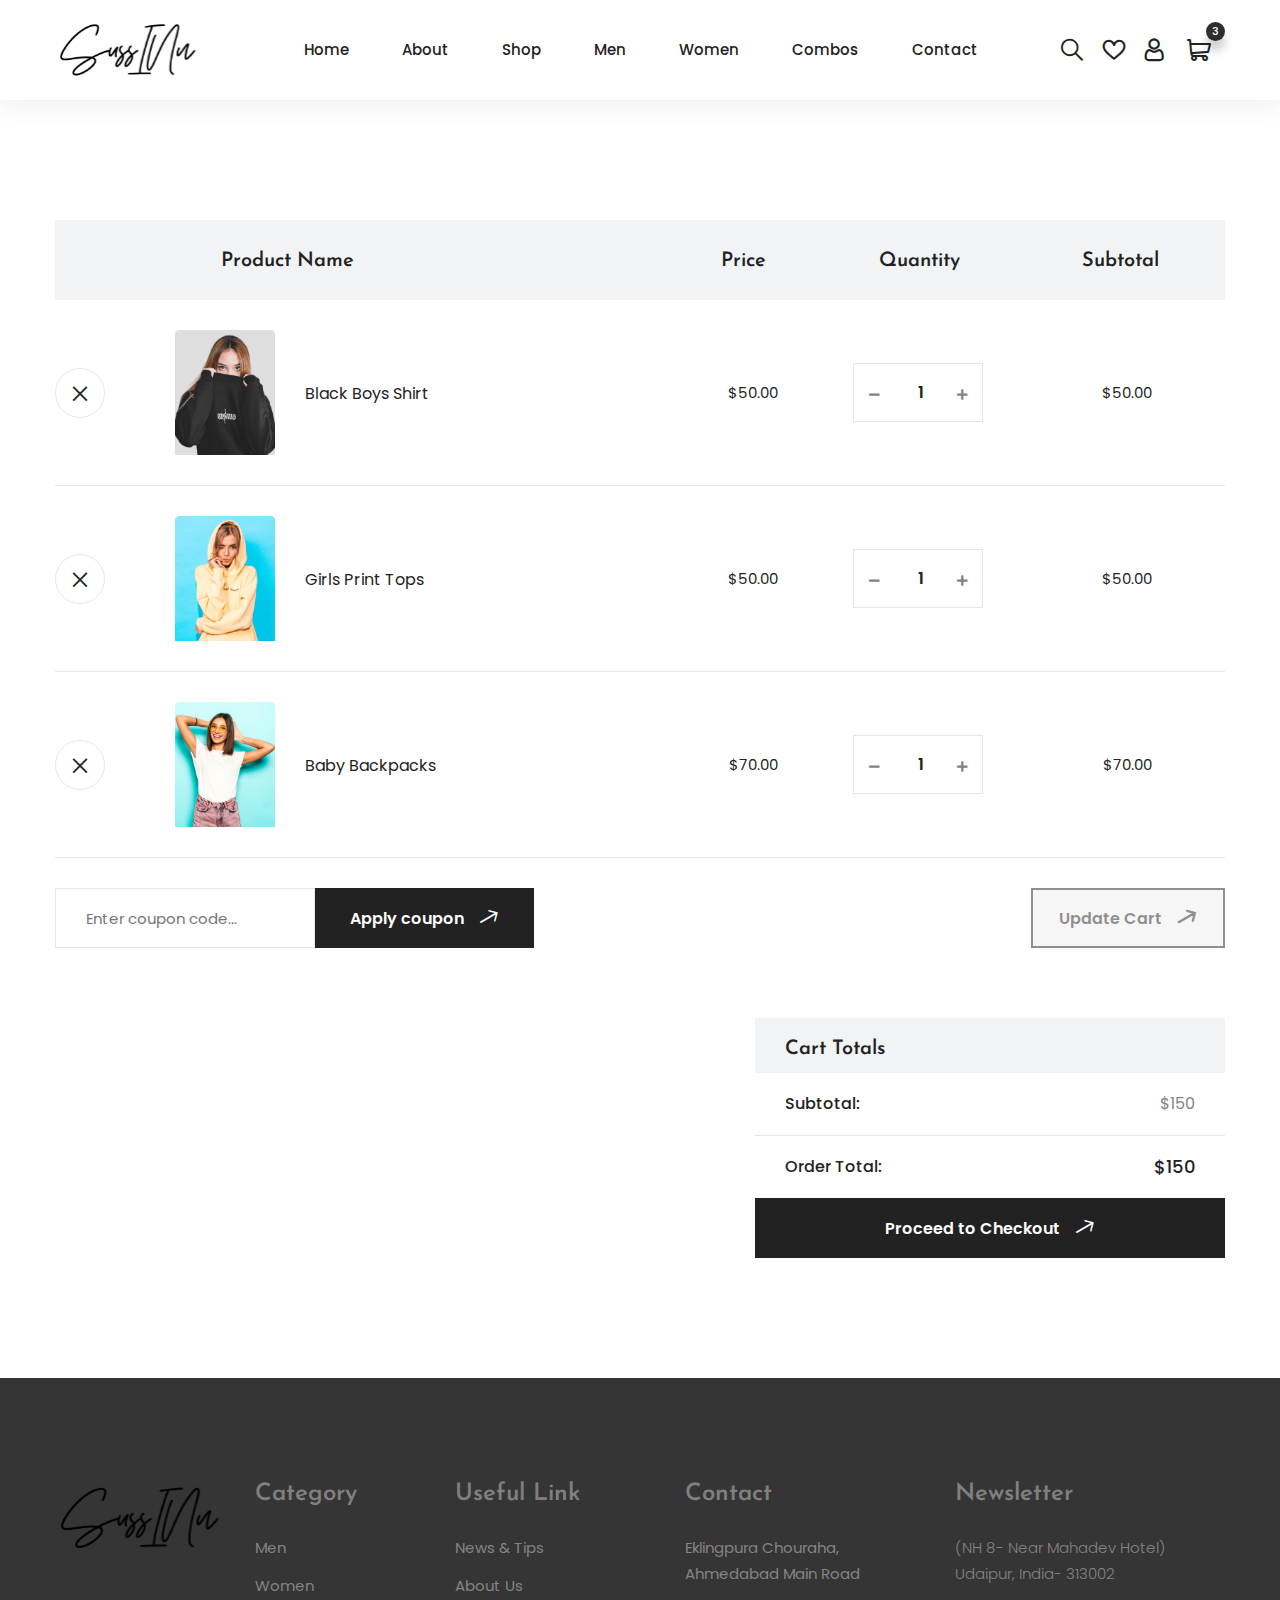
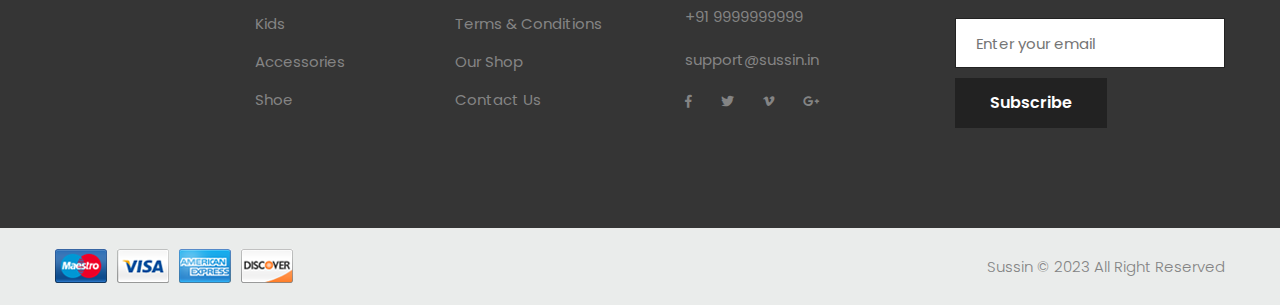
<file: cart.html>
<!DOCTYPE html>
<html lang="en">
<head>
<meta charset="utf-8">
<meta http-equiv="X-UA-Compatible" content="IE=edge">
<meta name="viewport" content="width=device-width, initial-scale=1.0, maximum-scale=1.0, user-scalable=0">

<title>Sussin</title>

<!-- Fav Icon -->
<link rel="icon" href="assets/images/logo.svg" type="image/x-icon">

<!-- Google Fonts -->
<link href="https://fonts.googleapis.com/css2?family=Josefin+Sans:ital,wght@0,400;0,500;0,600;0,700;1,400;1,500;1,600;1,700&display=swap" rel="stylesheet">
<link href="https://fonts.googleapis.com/css2?family=Poppins:ital,wght@0,400;0,500;0,600;0,700;0,800;0,900;1,300;1,400;1,500;1,600;1,700;1,800;1,900&display=swap" rel="stylesheet">

<!-- Stylesheets -->
<link href="assets/css/font-awesome-all.css" rel="stylesheet">
<link href="assets/css/flaticon.css" rel="stylesheet">
<link href="assets/css/owl.css" rel="stylesheet">
<link href="assets/css/bootstrap.css" rel="stylesheet">
<link href="assets/css/jquery.fancybox.min.css" rel="stylesheet">
<link href="assets/css/animate.css" rel="stylesheet">
<link href="assets/css/jquery-ui.css" rel="stylesheet">
<link href="assets/css/jquery.bootstrap-touchspin.css" rel="stylesheet">
<link href="assets/css/nice-select.css" rel="stylesheet">
<link href="assets/css/color.css" rel="stylesheet">
<link href="assets/css/style.css" rel="stylesheet">
<link href="assets/css/responsive.css" rel="stylesheet">

</head>


<!-- page wrapper -->
<body>



        <!-- search-popup -->
        <div id="search-popup" class="search-popup">
            <div class="close-search"><i class="flaticon-close"></i></div>
            <div class="popup-inner">
                <div class="overlay-layer"></div>
                <div class="search-form">
                    <form method="post" action="index.html">
                        <div class="form-group">
                            <fieldset>
                                <input type="search" class="form-control" name="search-input" value="" placeholder="Search Here" required >
                                <input type="submit" value="Search Now!" class="theme-btn style-four">
                            </fieldset>
                        </div>
                    </form>
                    <h3>Recent Search Keywords</h3>
                    <ul class="recent-searches">
                        <li><a href="index.html">Finance</a></li>
                        <li><a href="index.html">Idea</a></li>
                        <li><a href="index.html">Service</a></li>
                        <li><a href="index.html">Growth</a></li>
                        <li><a href="index.html">Plan</a></li>
                    </ul>
                </div>
            </div>
        </div>
        <!-- search-popup end -->


        <!-- main header -->
        <header class="main-header">
           
            <div class="header-lower">
                <div class="auto-container">
                    <div class="outer-box">
                        <figure class="logo-box"><a href="index.html"><img src="assets/images/logo.svg" alt=""></a></figure>
                        <div class="menu-area">
                            <!--Mobile Navigation Toggler-->
                            <div class="mobile-nav-toggler">
                                <i class="icon-bar"></i>
                                <i class="icon-bar"></i>
                                <i class="icon-bar"></i>
                            </div>
                            <nav class="main-menu navbar-expand-md navbar-light">
                                <div class="collapse navbar-collapse show clearfix" id="navbarSupportedContent">
                                    <ul class="navigation clearfix">
                                        <li><a href="index.html">Home</a>
                                        <li><a href="about.html">About</a>
                                        <li><a href="shop-2.html">Shop</a>
                                        <li><a href="shop-2.html">Men</a>
                                        <li><a href="shop-2.html">Women</a>
                                        <li><a href="shop-2.html">Combos</a>
                                        <li><a href="contact.html">Contact</a>
                                          
                           
                                        
                                    </ul>
                                </div>
                            </nav>
                        </div>
                        <ul class="menu-right-content clearfix">
                            <li>
                                <div class="search-btn">
                                    <button type="button" class="search-toggler"><i class="flaticon-search"></i></button>
                                </div>
                            </li>
                            <li><a href="wishlist.html"><i class="flaticon-like"></i></a></li>
                            <li><a href="my-account.html"><i class="flaticon-user"></i></a></li>
                            <li class="shop-cart">
                                <a href="cart.html"><i class="flaticon-shopping-cart-1"></i><span>3</span></a>
                            </li>
                        </ul>
                    </div>
                </div>
            </div>

            <!--sticky Header-->
            <div class="sticky-header">
                <div class="auto-container">
                    <div class="outer-box clearfix">
                        <div class="logo-box pull-left">
                            <figure class="logo"><a href="index.html"><img src="assets/images/logo.svg" alt=""></a></figure>
                        </div>
                        <div class="menu-area pull-right">
                            <nav class="main-menu clearfix">
                                <!--Keep This Empty / Menu will come through Javascript-->
                            </nav>
                        </div>
                    </div>
                </div>
            </div>
        </header>
        <!-- main-header end -->

        <!-- Mobile Menu  -->
        <div class="mobile-menu">
            <div class="menu-backdrop"></div>
            <div class="close-btn"><i class="fas fa-times"></i></div>
            <nav class="menu-box">
                <div class="nav-logo"><a href="index.html"><img src="assets/images/logo-2.svg" alt="" title=""></a></div>
                <div class="menu-outer"><!--Here Menu Will Come Automatically Via Javascript / Same Menu as in Header--></div>
                <div class="contact-info">
                    <h4>Contact Info</h4>
                    <ul>
                        <li>Chicago 12, Melborne City, USA</li>
                        <li><a href="tel:+8801682648101">+88 01682648101</a></li>
                        <li><a href="mailto:info@example.com">info@example.com</a></li>
                    </ul>
                </div>
                <div class="social-links">
                    <ul class="clearfix">
                        <li><a href="index.html"><span class="fab fa-twitter"></span></a></li>
                        <li><a href="index.html"><span class="fab fa-facebook-square"></span></a></li>
                        <li><a href="index.html"><span class="fab fa-pinterest-p"></span></a></li>
                        <li><a href="index.html"><span class="fab fa-instagram"></span></a></li>
                        <li><a href="index.html"><span class="fab fa-youtube"></span></a></li>
                    </ul>
                </div>
            </nav>
        </div><!-- End Mobile Menu -->

        <!-- cart section -->
        <section class="cart-section cart-page">
            <div class="auto-container">
                <div class="row clearfix">
                    <div class="col-lg-12 col-md-12 col-sm-12 table-column">
                        <div class="table-outer">
                            <table class="cart-table">
                                <thead class="cart-header">
                                    <tr>
                                        <th>&nbsp;</th>
                                        <th class="prod-column">Product Name</th>
                                        <th>&nbsp;</th>
                                        <th>&nbsp;</th>
                                        <th class="price">Price</th>
                                        <th class="quantity">Quantity</th>
                                        <th>Subtotal</th>
                                    </tr>    
                                </thead>
                                <tbody>
                                    <tr>
                                        <td colspan="4" class="prod-column">
                                            <div class="column-box">
                                                <div class="remove-btn">
                                                    <i class="flaticon-close"></i>
                                                </div>
                                                <div class="prod-thumb">
                                                    <a href="#"><img src="assets/images/suss/shop/Rectangle 25.png" alt=""></a>
                                                </div>
                                                <div class="prod-title">
                                                    Black Boys Shirt
                                                </div>    
                                            </div>
                                        </td>
                                        <td class="price">$50.00</td>
                                        <td class="qty">
                                            <div class="item-quantity">
                                                <input class="quantity-spinner" type="text" value="1" name="quantity">
                                            </div>
                                        </td>
                                        <td class="sub-total">$50.00</td>
                                    </tr>
                                    <tr>
                                        <td colspan="4" class="prod-column">
                                            <div class="column-box">
                                                <div class="remove-btn">
                                                    <i class="flaticon-close"></i>
                                                </div>
                                                <div class="prod-thumb">
                                                    <a href="#"><img src="assets/images/suss/shop/Rectangle 215.png" alt=""></a>
                                                </div>
                                                <div class="prod-title">
                                                    Girls Print Tops
                                                </div>    
                                            </div>
                                        </td>
                                        <td class="price">$50.00</td>
                                        <td class="qty">
                                            <div class="item-quantity">
                                                <input class="quantity-spinner" type="text" value="1" name="quantity">
                                            </div>
                                        </td>
                                        <td class="sub-total">$50.00</td>
                                    </tr>
                                    <tr>
                                        <td colspan="4" class="prod-column">
                                            <div class="column-box">
                                                <div class="remove-btn">
                                                    <i class="flaticon-close"></i>
                                                </div>
                                                <div class="prod-thumb">
                                                    <a href="#"><img src="assets/images/suss/shop/Rectangle 26.png" alt=""></a>
                                                </div>
                                                <div class="prod-title">
                                                    Baby Backpacks
                                                </div>    
                                            </div>
                                        </td>
                                        <td class="price">$70.00</td>
                                        <td class="qty">
                                            <div class="item-quantity">
                                                <input class="quantity-spinner" type="text" value="1" name="quantity">
                                            </div>
                                        </td>
                                        <td class="sub-total">$70.00</td>
                                    </tr>
                                </tbody>    
                            </table>
                        </div>
                    </div>
                </div>
                <div class="othre-content clearfix">
                    <div class="coupon-box pull-left clearfix">
                        <input type="text" placeholder="Enter coupon code...">
                        <button type="submit" class="theme-btn-two">Apply coupon<i class="flaticon-right-1"></i></button>
                    </div>
                    <div class="update-btn pull-right">
                        <button type="submit" class="theme-btn-one">Update Cart<i class="flaticon-right-1"></i></button>
                    </div>
                </div>
                <div class="cart-total">
                    <div class="row">
                        <div class="col-xl-5 col-lg-12 col-md-12 offset-xl-7 cart-column">
                            <div class="total-cart-box clearfix">
                                <h4>Cart Totals</h4>
                                <ul class="list clearfix">
                                    <li>Subtotal:<span>$150</span></li>
                                    <li>Order Total:<span>$150</span></li>
                                </ul>
                                <a href="checkout.html" class="theme-btn-two">Proceed to Checkout<i class="flaticon-right-1"></i></a>
                            </div>
                        </div>
                    </div>
                </div>
            </div>
        </section>
        <!-- cart section end -->


        <!-- main-footer -->
        <footer class="main-footer">
            <div class="footer-top">
                <div class="auto-container">
                    <div class="row clearfix">
                        <div class="col-lg-6 col-md-12 col-sm-12 big-column">
                            <div class="row clearfix">
                                <div class="col-lg-4 col-md-4 col-sm-12 footer-column">
                                    <div class="footer-widget logo-widget">
                                        <figure class="footer-logo"><a href="index.html"><img src="assets/images/logo.svg" alt=""></a></figure>
                                    </div>
                                </div>
                                <div class="col-lg-4 col-md-4 col-sm-12 footer-column">
                                    <div class="footer-widget links-widget">
                                        <div class="widget-title">
                                            <h3>Category</h3>
                                        </div>
                                        <div class="widget-content">
                                            <ul class="links-list clearfix">
                                                <li><a href="index.html">Men</a></li>
                                                <li><a href="index.html">Women</a></li>
                                                <li><a href="index.html">Kids</a></li>
                                                <li><a href="index.html">Accessories</a></li>
                                                <li><a href="index.html">Shoe</a></li>
                                            </ul>
                                        </div>
                                    </div>
                                </div>
                                <div class="col-lg-4 col-md-4 col-sm-12 footer-column">
                                    <div class="footer-widget links-widget">
                                        <div class="widget-title">
                                            <h3>Useful Link</h3>
                                        </div>
                                        <div class="widget-content">
                                            <ul class="links-list clearfix">
                                                <li><a href="index.html">News & Tips</a></li>
                                                <li><a href="index.html">About Us</a></li>
                                                <li><a href="index.html">Terms & Conditions</a></li>
                                                <li><a href="index.html">Our Shop</a></li>
                                                <li><a href="index.html">Contact Us</a></li>
                                            </ul>
                                        </div>
                                    </div>
                                </div>
                            </div>
                        </div>
                        <div class="col-lg-6 col-md-12 col-sm-12 big-column">
                            <div class="row clearfix">
                                <div class="col-lg-6 col-md-6 col-sm-12 footer-column">
                                    <div class="footer-widget contact-widget">
                                        <div class="widget-title">
                                            <h3>Contact</h3>
                                        </div>
                                        <ul class="info-list clearfix">
                                            <li>Eklingpura Chouraha,<br> Ahmedabad Main Road</li>
                                            <li><a href="tel:23055873407">+91 9999999999</a></li>
                                            <li><a href="mailto:info@example.com">support@sussin.in</a></li>
                                        </ul>
                                        <ul class="footer-social clearfix">
                                            <li><a href="index.html"><i class="fab fa-facebook-f"></i></a></li>
                                            <li><a href="index.html"><i class="fab fa-twitter"></i></a></li>
                                            <li><a href="index.html"><i class="fab fa-vimeo-v"></i></a></li>
                                            <li><a href="index.html"><i class="fab fa-google-plus-g"></i></a></li>
                                        </ul>
                                    </div>
                                </div>
                                <div class="col-lg-6 col-md-6 col-sm-12 footer-column">
                                    <div class="footer-widget newsletter-widget">
                                        <div class="widget-title">
                                            <h3>Newsletter</h3>
                                        </div>
                                        <div class="widget-content">
                                            <p>(NH 8- Near Mahadev Hotel) Udaipur, India- 313002</p>
                                            <form action="contact.html" method="post" class="newsletter-form">
                                                <div class="form-group">
                                                    <input type="email" name="email" placeholder="Enter your email" required="">
                                                    <button type="submit" class="theme-btn-two">Subscribe</button>
                                                </div>
                                            </form>
                                        </div>
                                    </div>
                                </div>
                            </div>
                        </div>
                    </div>
                </div>
            </div>
            <div class="footer-bottom">
                <div class="auto-container clearfix">
                    <ul class="cart-list pull-left clearfix">
                        <li><a href="index.html"><img src="assets/images/resource/card-1.png" alt=""></a></li>
                        <li><a href="index.html"><img src="assets/images/resource/card-2.png" alt=""></a></li>
                        <li><a href="index.html"><img src="assets/images/resource/card-3.png" alt=""></a></li>
                        <li><a href="index.html"><img src="assets/images/resource/card-4.png" alt=""></a></li>
                    </ul>
                    <div class="copyright pull-right">
                        <p><a href="index.html">Sussin</a> &copy; 2023 All Right Reserved</p>
                    </div>
                </div>
            </div>
        </footer>
        <!-- main-footer end -->


        <!--Scroll to top-->
        <button class="scroll-top scroll-to-target" data-target="html">
            <i class="fas fa-long-arrow-alt-up"></i>
        </button>
    </div>


    <!-- jequery plugins -->
    <script src="assets/js/jquery.js"></script>
    <script src="assets/js/popper.min.js"></script>
    <script src="assets/js/bootstrap.min.js"></script>
    <script src="assets/js/owl.js"></script>
    <script src="assets/js/wow.js"></script>
    <script src="assets/js/validation.js"></script>
    <script src="assets/js/jquery.fancybox.js"></script>
    <script src="assets/js/TweenMax.min.js"></script>
    <script src="assets/js/appear.js"></script>
    <script src="assets/js/scrollbar.js"></script>
    <script src="assets/js/jquery.nice-select.min.js"></script>
    <script src="assets/js/isotope.js"></script>
    <script src="assets/js/jquery-ui.js"></script>
    <script src="assets/js/jquery.bootstrap-touchspin.js"></script>

    <!-- main-js -->
    <script src="assets/js/script.js"></script>
</body><!-- End of .page_wrapper -->
</html>
</file>
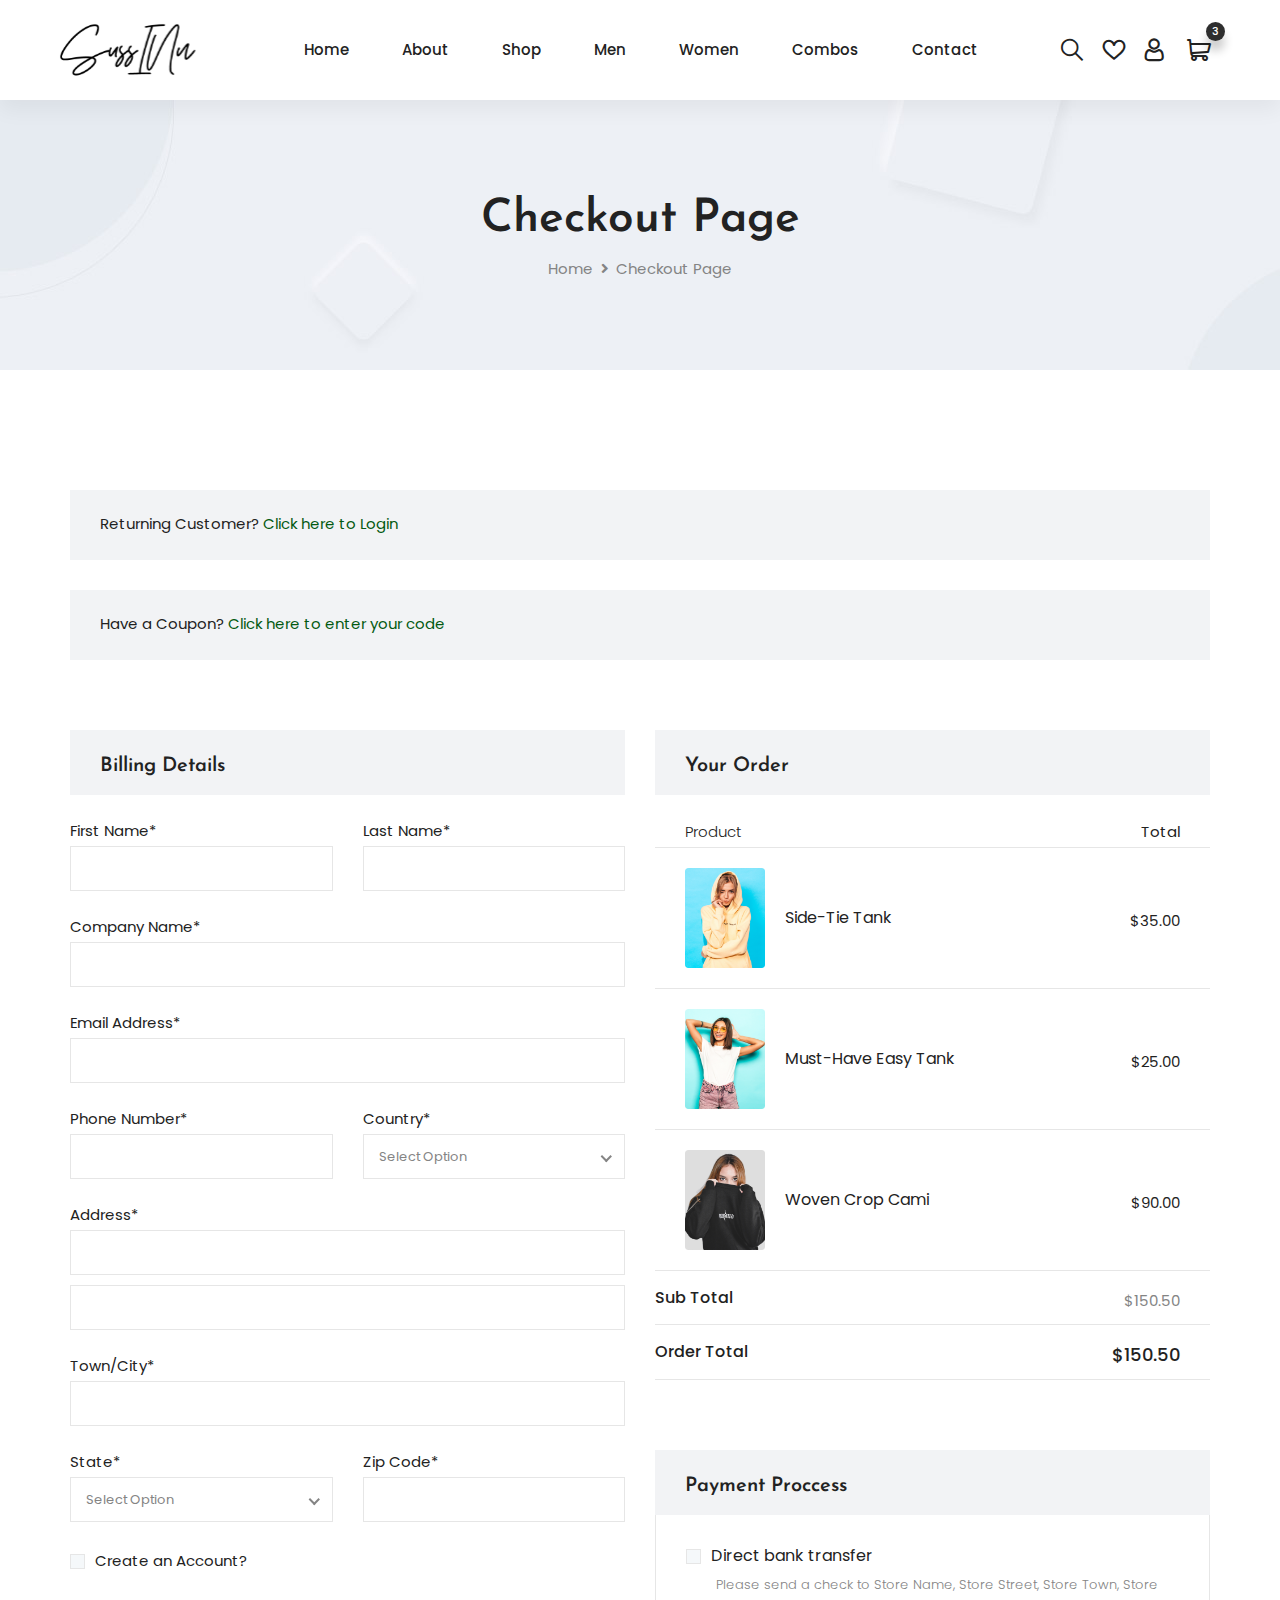
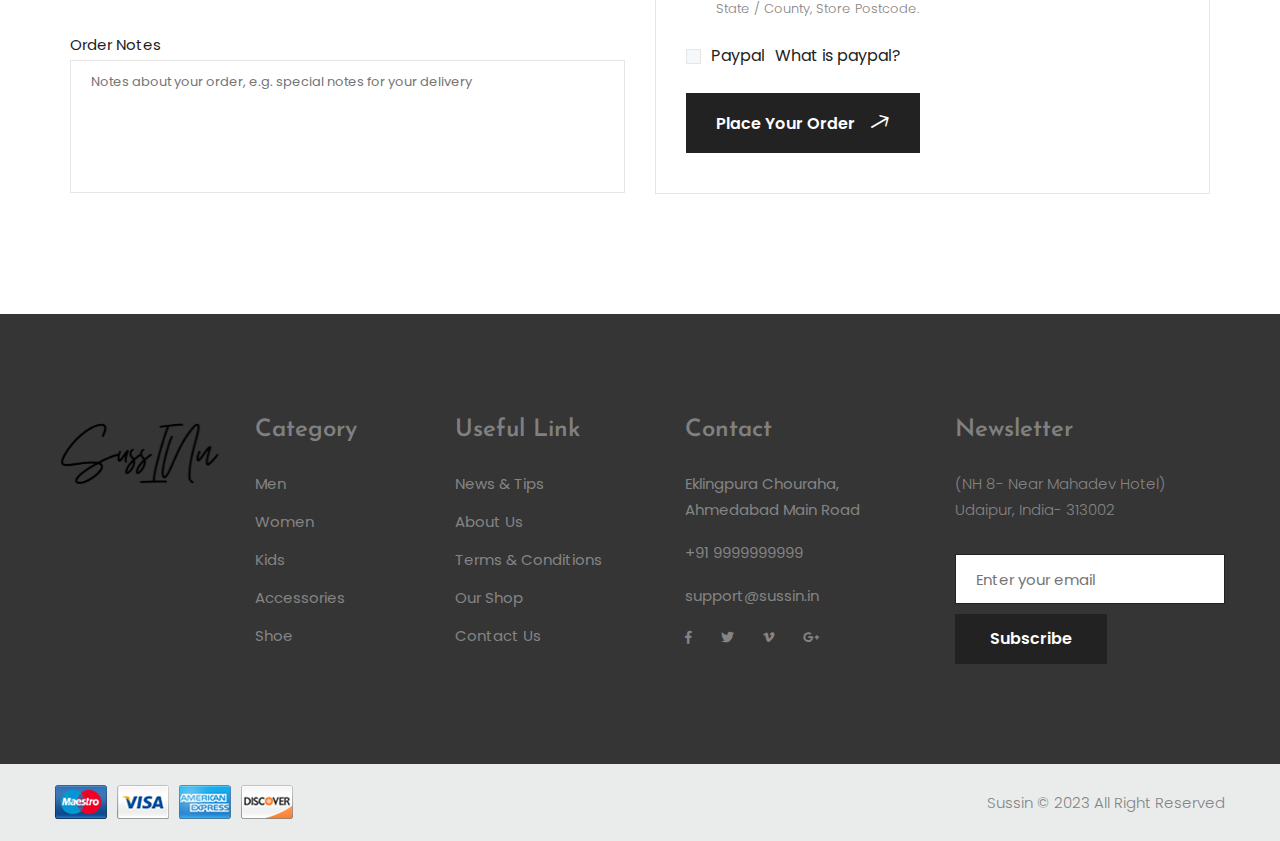
<file: checkout.html>
<!DOCTYPE html>
<html lang="en">
<head>
<meta charset="utf-8">
<meta http-equiv="X-UA-Compatible" content="IE=edge">
<meta name="viewport" content="width=device-width, initial-scale=1.0, maximum-scale=1.0, user-scalable=0">

<title>Sussin</title>

<!-- Fav Icon -->
<link rel="icon" href="assets/images/logo.svg" type="image/x-icon">

<!-- Google Fonts -->
<link href="https://fonts.googleapis.com/css2?family=Josefin+Sans:ital,wght@0,400;0,500;0,600;0,700;1,400;1,500;1,600;1,700&display=swap" rel="stylesheet">
<link href="https://fonts.googleapis.com/css2?family=Poppins:ital,wght@0,400;0,500;0,600;0,700;0,800;0,900;1,300;1,400;1,500;1,600;1,700;1,800;1,900&display=swap" rel="stylesheet">

<!-- Stylesheets -->
<link href="assets/css/font-awesome-all.css" rel="stylesheet">
<link href="assets/css/flaticon.css" rel="stylesheet">
<link href="assets/css/owl.css" rel="stylesheet">
<link href="assets/css/bootstrap.css" rel="stylesheet">
<link href="assets/css/jquery.fancybox.min.css" rel="stylesheet">
<link href="assets/css/animate.css" rel="stylesheet">
<link href="assets/css/jquery-ui.css" rel="stylesheet">
<link href="assets/css/jquery.bootstrap-touchspin.css" rel="stylesheet">
<link href="assets/css/nice-select.css" rel="stylesheet">
<link href="assets/css/color.css" rel="stylesheet">
<link href="assets/css/style.css" rel="stylesheet">
<link href="assets/css/responsive.css" rel="stylesheet">

</head>


<!-- page wrapper -->
<body>



        <!-- search-popup -->
        <div id="search-popup" class="search-popup">
            <div class="close-search"><i class="flaticon-close"></i></div>
            <div class="popup-inner">
                <div class="overlay-layer"></div>
                <div class="search-form">
                    <form method="post" action="index.html">
                        <div class="form-group">
                            <fieldset>
                                <input type="search" class="form-control" name="search-input" value="" placeholder="Search Here" required >
                                <input type="submit" value="Search Now!" class="theme-btn style-four">
                            </fieldset>
                        </div>
                    </form>
                    <h3>Recent Search Keywords</h3>
                    <ul class="recent-searches">
                        <li><a href="index.html">Finance</a></li>
                        <li><a href="index.html">Idea</a></li>
                        <li><a href="index.html">Service</a></li>
                        <li><a href="index.html">Growth</a></li>
                        <li><a href="index.html">Plan</a></li>
                    </ul>
                </div>
            </div>
        </div>
        <!-- search-popup end -->


        <!-- main header -->
        <header class="main-header">
         
            <div class="header-lower">
                <div class="auto-container">
                    <div class="outer-box">
                        <figure class="logo-box"><a href="index.html"><img src="assets/images/logo.svg" alt=""></a></figure>
                        <div class="menu-area">
                            <!--Mobile Navigation Toggler-->
                            <div class="mobile-nav-toggler">
                                <i class="icon-bar"></i>
                                <i class="icon-bar"></i>
                                <i class="icon-bar"></i>
                            </div>
                            <nav class="main-menu navbar-expand-md navbar-light">
                                <div class="collapse navbar-collapse show clearfix" id="navbarSupportedContent">
                                    <ul class="navigation clearfix">
                                        <li><a href="index.html">Home</a>
                                        <li><a href="about.html">About</a>
                                        <li><a href="shop-2.html">Shop</a>
                                        <li><a href="shop-2.html">Men</a>
                                        <li><a href="shop-2.html">Women</a>
                                        <li><a href="shop-2.html">Combos</a>
                                        <li><a href="contact.html">Contact</a>
                                          
                           
                                        
                                    </ul>
                                </div>
                            </nav>
                        </div>
                        <ul class="menu-right-content clearfix">
                            <li>
                                <div class="search-btn">
                                    <button type="button" class="search-toggler"><i class="flaticon-search"></i></button>
                                </div>
                            </li>
                            <li><a href="wishlist.html"><i class="flaticon-like"></i></a></li>
                            <li><a href="my-account.html"><i class="flaticon-user"></i></a></li>
                            <li class="shop-cart">
                                <a href="cart.html"><i class="flaticon-shopping-cart-1"></i><span>3</span></a>
                            </li>
                        </ul>
                    </div>
                </div>
            </div>
            <!--sticky Header-->
            <div class="sticky-header">
                <div class="auto-container">
                    <div class="outer-box clearfix">
                        <div class="logo-box pull-left">
                            <figure class="logo"><a href="index.html"><img src="assets/images/logo.svg" alt=""></a></figure>
                        </div>
                        <div class="menu-area pull-right">
                            <nav class="main-menu clearfix">
                                <!--Keep This Empty / Menu will come through Javascript-->
                            </nav>
                        </div>
                    </div>
                </div>
            </div>
        </header>
        <!-- main-header end -->

        <!-- Mobile Menu  -->
        <div class="mobile-menu">
            <div class="menu-backdrop"></div>
            <div class="close-btn"><i class="fas fa-times"></i></div>
            <nav class="menu-box">
                <div class="nav-logo"><a href="index.html"><img src="assets/images/logo-2.svg" alt="" title=""></a></div>
                <div class="menu-outer"><!--Here Menu Will Come Automatically Via Javascript / Same Menu as in Header--></div>
                <div class="contact-info">
                    <h4>Contact Info</h4>
                    <ul>
                        <li>Chicago 12, Melborne City, USA</li>
                        <li><a href="tel:+8801682648101">+88 01682648101</a></li>
                        <li><a href="mailto:info@example.com">info@example.com</a></li>
                    </ul>
                </div>
                <div class="social-links">
                    <ul class="clearfix">
                        <li><a href="index.html"><span class="fab fa-twitter"></span></a></li>
                        <li><a href="index.html"><span class="fab fa-facebook-square"></span></a></li>
                        <li><a href="index.html"><span class="fab fa-pinterest-p"></span></a></li>
                        <li><a href="index.html"><span class="fab fa-instagram"></span></a></li>
                        <li><a href="index.html"><span class="fab fa-youtube"></span></a></li>
                    </ul>
                </div>
            </nav>
        </div><!-- End Mobile Menu -->

        <!-- page-title -->
        <section class="page-title centred">
            <div class="pattern-layer" style="background-image: url(assets/images/background/page-title.jpg);"></div>
            <div class="auto-container">
                <div class="content-box">
                    <h1>Checkout Page</h1>
                    <ul class="bread-crumb clearfix">
                        <li><i class="flaticon-home-1"></i><a href="index.html">Home</a></li>
                        <li>Checkout Page</li>
                    </ul>
                </div>
            </div>
        </section>
        <!-- page-title end -->


        <!-- checkout-section -->
        <section class="checkout-section">
            <div class="container">
                <div class="row">
                    <div class="col-lg-12 col-md-12 col-sm-12 upper-column">
                        <div class="upper-box">
                            <div class="customer single-box">Returning Customer? <a href="#">Click here to Login</a></div>
                            <div class="coupon single-box">Have a Coupon? <a href="#">Click here to enter your code</a></div>
                        </div>
                    </div>
                </div>
                <div class="row">
                    <div class="col-lg-6 col-md-12 col-sm-12 left-column">
                        <div class="inner-box">
                            <div class="billing-info">
                                <h4 class="sub-title">Billing Details</h4>
                                <form action="#" method="post" class="billing-form">
                                    <div class="row">
                                        <div class="col-lg-6 col-md-6 col-sm-12 form-group">
                                            <label>First Name*</label>
                                            <div class="field-input">
                                                <input type="text" name="first_name">
                                            </div>
                                        </div>
                                        <div class="col-lg-6 col-md-6 col-sm-12 form-group">
                                            <label>Last Name*</label>
                                            <div class="field-input">
                                                <input type="text" name="last_name">
                                            </div>
                                        </div>
                                        <div class="col-lg-12 col-md-12 col-sm-12 form-group">
                                            <label>Company Name*</label>
                                            <div class="field-input">
                                                <input type="text" name="company_name">
                                            </div>
                                        </div>
                                        <div class="col-lg-12 col-md-12 col-sm-12 form-group">
                                            <label>Email Address*</label>
                                            <div class="field-input">
                                                <input type="email" name="email">
                                            </div>
                                        </div>
                                        <div class="col-lg-6 col-md-6 col-sm-12 form-group">
                                            <label>Phone Number*</label>
                                            <div class="field-input">
                                                <input type="text" name="phone">
                                            </div>
                                        </div>
                                        <div class="col-lg-6 col-md-6 col-sm-12 form-group">
                                            <label>Country*</label>
                                            <div class="select-column select-box">
                                                <select class="selectmenu" id="ui-id-1">
                                                    <option selected="selected">Select Option</option>
                                                    <option>United State</option>
                                                    <option>Australia</option>
                                                    <option>Canada</option>
                                                </select>
                                            </div>
                                        </div>
                                        <div class="col-lg-12 col-md-12 col-sm-12 form-group">
                                            <label>Address*</label>
                                            <div class="field-input">
                                                <input type="text" name="address" class="address">
                                                <input type="text" name="address">
                                            </div>
                                        </div>
                                        <div class="col-lg-12 col-md-12 col-sm-12 form-group">
                                            <label>Town/City*</label>
                                            <div class="field-input">
                                                <input type="text" name="town_city">
                                            </div>
                                        </div>
                                        <div class="col-lg-6 col-md-6 col-sm-12 form-group">
                                            <label>State*</label>
                                            <div class="select-column select-box">
                                                <select class="selectmenu" id="ui-id-2">
                                                    <option selected="selected">Select Option</option>
                                                    <option>United State</option>
                                                    <option>Australia</option>
                                                    <option>Canada</option>
                                                </select>
                                            </div>
                                        </div>
                                        <div class="col-lg-6 col-md-6 col-sm-12 form-group">
                                            <label>Zip Code*</label>
                                            <div class="field-input">
                                                <input type="text" name="zip">
                                            </div>
                                        </div>
                                        <div class="form-group col-lg-12 col-md-12 col-sm-12">
                                            <div class="create-acc">
                                                <div class="custom-controls-stacked">
                                                    <label class="custom-control material-checkbox">
                                                        <input type="checkbox" class="material-control-input">
                                                        <span class="material-control-indicator"></span>
                                                        <span class="description">Create an Account?</span>
                                                    </label>
                                                </div> 
                                            </div>
                                        </div>
                                    </div>
                                </form>
                            </div>
                            <div class="additional-info">
                                <div class="note-book">
                                    <label>Order Notes</label>
                                    <textarea name="note_box" placeholder="Notes about your order, e.g. special notes for your delivery"></textarea>
                                </div>
                            </div>
                        </div>
                    </div>
                    <div class="col-lg-6 col-md-12 col-sm-12 right-column">
                        <div class="inner-box">
                            <div class="order-info">
                                <h4 class="sub-title">Your Order</h4>
                                <div class="order-product">
                                    <ul class="order-list clearfix">
                                        <li class="title clearfix">
                                            <p>Product</p>
                                            <span>Total</span>
                                        </li>
                                        <li>
                                            <div class="single-box clearfix">
                                                <img src="assets/images/suss/shop/Rectangle 215.png" alt="">
                                                <h6>Side-Tie Tank</h6>
                                                <span>$35.00</span>
                                            </div>
                                        </li>
                                        <li>
                                            <div class="single-box clearfix">
                                                <img src="assets/images/suss/shop/Rectangle 26.png" alt="">
                                                <h6>Must-Have Easy Tank</h6>
                                                <span>$25.00</span>
                                            </div>
                                        </li>
                                        <li>
                                            <div class="single-box clearfix">
                                                <img src="assets/images/suss/shop/Rectangle 25.png" alt="">
                                                <h6>Woven Crop Cami</h6>
                                                <span>$90.00</span>
                                            </div>
                                        </li>
                                        <li class="sub-total clearfix">
                                            <h6>Sub Total</h6>
                                            <span>$150.50</span>
                                        </li>
                                        <li class="order-total clearfix">
                                            <h6>Order Total</h6>
                                            <span>$150.50</span>
                                        </li>
                                    </ul>
                                </div>
                            </div>
                            <div class="payment-info">
                                <h4 class="sub-title">Payment Proccess</h4>
                                <div class="payment-inner">
                                    <div class="option-block">
                                        <div class="custom-controls-stacked">
                                            <label class="custom-control material-checkbox">
                                                <input type="checkbox" class="material-control-input">
                                                <span class="material-control-indicator"></span>
                                                <span class="description">Direct bank transfer</span>
                                            </label>
                                        </div>
                                        <p>Please send a check to Store Name, Store Street, Store Town, Store State / County, Store Postcode.</p>
                                    </div>
                                    <div class="option-block">
                                        <div class="custom-controls-stacked">
                                            <label class="custom-control material-checkbox">
                                                <input type="checkbox" class="material-control-input">
                                                <span class="material-control-indicator"></span>
                                                <span class="description">Paypal<a href="checkout.html">What is paypal?</a></span>
                                            </label>
                                        </div>
                                    </div>
                                    <div class="btn-box">
                                        <a href="checkout.html" class="theme-btn-two">Place Your Order<i class="flaticon-right-1"></i></a>
                                    </div>
                                </div>
                            </div>
                        </div>
                    </div>
                </div>
            </div>
        </section>
        <!-- checkout-section end -->


        <!-- main-footer -->
        <footer class="main-footer">
            <div class="footer-top">
                <div class="auto-container">
                    <div class="row clearfix">
                        <div class="col-lg-6 col-md-12 col-sm-12 big-column">
                            <div class="row clearfix">
                                <div class="col-lg-4 col-md-4 col-sm-12 footer-column">
                                    <div class="footer-widget logo-widget">
                                        <figure class="footer-logo"><a href="index.html"><img src="assets/images/logo.svg" alt=""></a></figure>
                                    </div>
                                </div>
                                <div class="col-lg-4 col-md-4 col-sm-12 footer-column">
                                    <div class="footer-widget links-widget">
                                        <div class="widget-title">
                                            <h3>Category</h3>
                                        </div>
                                        <div class="widget-content">
                                            <ul class="links-list clearfix">
                                                <li><a href="index.html">Men</a></li>
                                                <li><a href="index.html">Women</a></li>
                                                <li><a href="index.html">Kids</a></li>
                                                <li><a href="index.html">Accessories</a></li>
                                                <li><a href="index.html">Shoe</a></li>
                                            </ul>
                                        </div>
                                    </div>
                                </div>
                                <div class="col-lg-4 col-md-4 col-sm-12 footer-column">
                                    <div class="footer-widget links-widget">
                                        <div class="widget-title">
                                            <h3>Useful Link</h3>
                                        </div>
                                        <div class="widget-content">
                                            <ul class="links-list clearfix">
                                                <li><a href="index.html">News & Tips</a></li>
                                                <li><a href="index.html">About Us</a></li>
                                                <li><a href="index.html">Terms & Conditions</a></li>
                                                <li><a href="index.html">Our Shop</a></li>
                                                <li><a href="index.html">Contact Us</a></li>
                                            </ul>
                                        </div>
                                    </div>
                                </div>
                            </div>
                        </div>
                        <div class="col-lg-6 col-md-12 col-sm-12 big-column">
                            <div class="row clearfix">
                                <div class="col-lg-6 col-md-6 col-sm-12 footer-column">
                                    <div class="footer-widget contact-widget">
                                        <div class="widget-title">
                                            <h3>Contact</h3>
                                        </div>
                                        <ul class="info-list clearfix">
                                            <li>Eklingpura Chouraha,<br> Ahmedabad Main Road</li>
                                            <li><a href="tel:23055873407">+91 9999999999</a></li>
                                            <li><a href="mailto:info@example.com">support@sussin.in</a></li>
                                        </ul>
                                        <ul class="footer-social clearfix">
                                            <li><a href="index.html"><i class="fab fa-facebook-f"></i></a></li>
                                            <li><a href="index.html"><i class="fab fa-twitter"></i></a></li>
                                            <li><a href="index.html"><i class="fab fa-vimeo-v"></i></a></li>
                                            <li><a href="index.html"><i class="fab fa-google-plus-g"></i></a></li>
                                        </ul>
                                    </div>
                                </div>
                                <div class="col-lg-6 col-md-6 col-sm-12 footer-column">
                                    <div class="footer-widget newsletter-widget">
                                        <div class="widget-title">
                                            <h3>Newsletter</h3>
                                        </div>
                                        <div class="widget-content">
                                            <p>(NH 8- Near Mahadev Hotel) Udaipur, India- 313002</p>
                                            <form action="contact.html" method="post" class="newsletter-form">
                                                <div class="form-group">
                                                    <input type="email" name="email" placeholder="Enter your email" required="">
                                                    <button type="submit" class="theme-btn-two">Subscribe</button>
                                                </div>
                                            </form>
                                        </div>
                                    </div>
                                </div>
                            </div>
                        </div>
                    </div>
                </div>
            </div>
            <div class="footer-bottom">
                <div class="auto-container clearfix">
                    <ul class="cart-list pull-left clearfix">
                        <li><a href="index.html"><img src="assets/images/resource/card-1.png" alt=""></a></li>
                        <li><a href="index.html"><img src="assets/images/resource/card-2.png" alt=""></a></li>
                        <li><a href="index.html"><img src="assets/images/resource/card-3.png" alt=""></a></li>
                        <li><a href="index.html"><img src="assets/images/resource/card-4.png" alt=""></a></li>
                    </ul>
                    <div class="copyright pull-right">
                        <p><a href="index.html">Sussin</a> &copy; 2023 All Right Reserved</p>
                    </div>
                </div>
            </div>
        </footer>
        <!-- main-footer end -->


        <!--Scroll to top-->
        <button class="scroll-top scroll-to-target" data-target="html">
            <i class="fas fa-long-arrow-alt-up"></i>
        </button>
    </div>


    <!-- jequery plugins -->
    <script src="assets/js/jquery.js"></script>
    <script src="assets/js/popper.min.js"></script>
    <script src="assets/js/bootstrap.min.js"></script>
    <script src="assets/js/owl.js"></script>
    <script src="assets/js/wow.js"></script>
    <script src="assets/js/validation.js"></script>
    <script src="assets/js/jquery.fancybox.js"></script>
    <script src="assets/js/TweenMax.min.js"></script>
    <script src="assets/js/appear.js"></script>
    <script src="assets/js/scrollbar.js"></script>
    <script src="assets/js/jquery.nice-select.min.js"></script>
    <script src="assets/js/isotope.js"></script>
    <script src="assets/js/jquery-ui.js"></script>
    <script src="assets/js/jquery.bootstrap-touchspin.js"></script>

    <!-- main-js -->
    <script src="assets/js/script.js"></script>
</body><!-- End of .page_wrapper -->
</html>
</file>
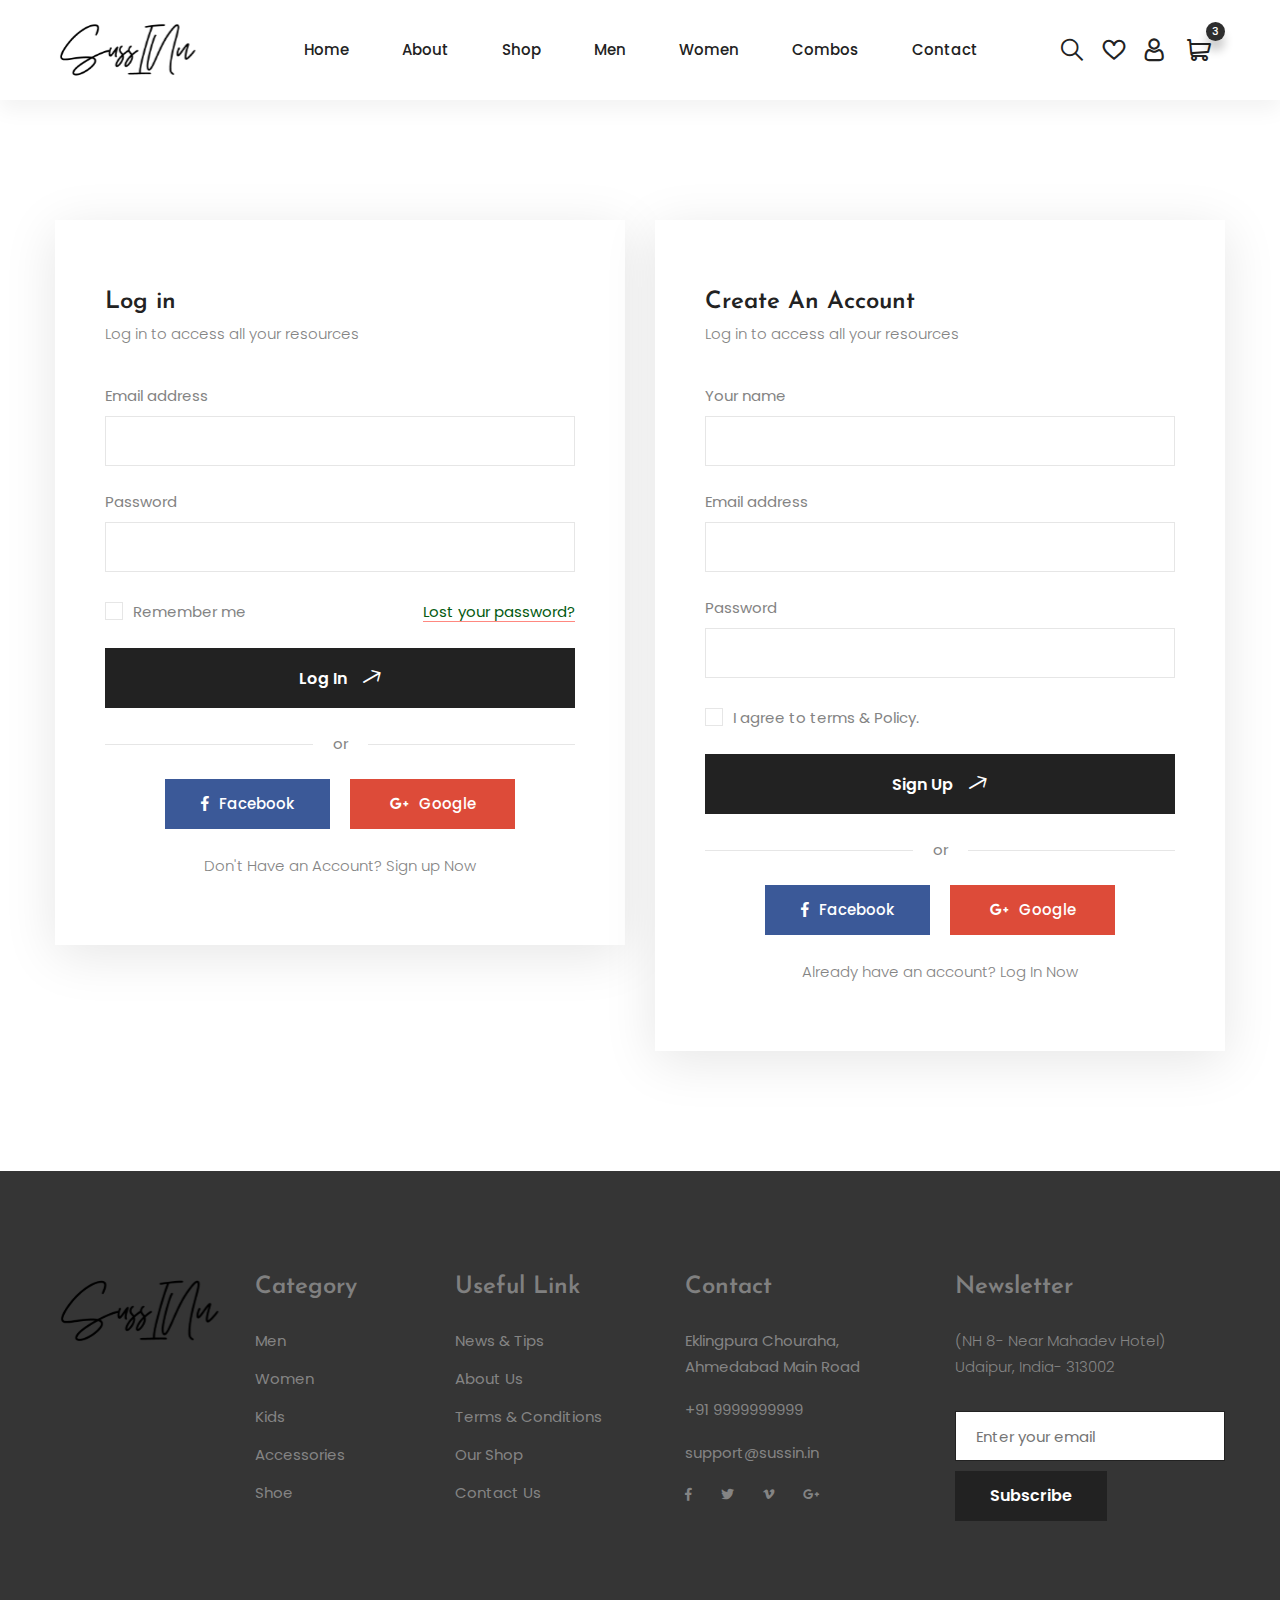
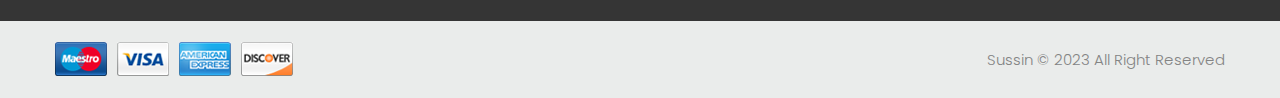
<file: my-account.html>
<!DOCTYPE html>
<html lang="en">
<head>
<meta charset="utf-8">
<meta http-equiv="X-UA-Compatible" content="IE=edge">
<meta name="viewport" content="width=device-width, initial-scale=1.0, maximum-scale=1.0, user-scalable=0">

<title>Sussin</title>

<!-- Fav Icon -->
<link rel="icon" href="assets/images/logo.svg" type="image/x-icon">

<!-- Google Fonts -->
<link href="https://fonts.googleapis.com/css2?family=Josefin+Sans:ital,wght@0,400;0,500;0,600;0,700;1,400;1,500;1,600;1,700&display=swap" rel="stylesheet">
<link href="https://fonts.googleapis.com/css2?family=Poppins:ital,wght@0,400;0,500;0,600;0,700;0,800;0,900;1,300;1,400;1,500;1,600;1,700;1,800;1,900&display=swap" rel="stylesheet">

<!-- Stylesheets -->
<link href="assets/css/font-awesome-all.css" rel="stylesheet">
<link href="assets/css/flaticon.css" rel="stylesheet">
<link href="assets/css/owl.css" rel="stylesheet">
<link href="assets/css/bootstrap.css" rel="stylesheet">
<link href="assets/css/jquery.fancybox.min.css" rel="stylesheet">
<link href="assets/css/animate.css" rel="stylesheet">
<link href="assets/css/jquery-ui.css" rel="stylesheet">
<link href="assets/css/jquery.bootstrap-touchspin.css" rel="stylesheet">
<link href="assets/css/nice-select.css" rel="stylesheet">
<link href="assets/css/color.css" rel="stylesheet">
<link href="assets/css/style.css" rel="stylesheet">
<link href="assets/css/responsive.css" rel="stylesheet">

</head>


<!-- page wrapper -->
<body>



        <!-- search-popup -->
        <div id="search-popup" class="search-popup">
            <div class="close-search"><i class="flaticon-close"></i></div>
            <div class="popup-inner">
                <div class="overlay-layer"></div>
                <div class="search-form">
                    <form method="post" action="index.html">
                        <div class="form-group">
                            <fieldset>
                                <input type="search" class="form-control" name="search-input" value="" placeholder="Search Here" required >
                                <input type="submit" value="Search Now!" class="theme-btn style-four">
                            </fieldset>
                        </div>
                    </form>
                    <h3>Recent Search Keywords</h3>
                    <ul class="recent-searches">
                        <li><a href="index.html">Finance</a></li>
                        <li><a href="index.html">Idea</a></li>
                        <li><a href="index.html">Service</a></li>
                        <li><a href="index.html">Growth</a></li>
                        <li><a href="index.html">Plan</a></li>
                    </ul>
                </div>
            </div>
        </div>
        <!-- search-popup end -->


        <!-- main header -->
        <header class="main-header">
            
            <div class="header-lower">
                <div class="auto-container">
                    <div class="outer-box">
                        <figure class="logo-box"><a href="index.html"><img src="assets/images/logo.svg" alt=""></a></figure>
                        <div class="menu-area">
                            <!--Mobile Navigation Toggler-->
                            <div class="mobile-nav-toggler">
                                <i class="icon-bar"></i>
                                <i class="icon-bar"></i>
                                <i class="icon-bar"></i>
                            </div>
                            <nav class="main-menu navbar-expand-md navbar-light">
                                <div class="collapse navbar-collapse show clearfix" id="navbarSupportedContent">
                                    <ul class="navigation clearfix">
                                        <li><a href="index.html">Home</a>
                                        <li><a href="about.html">About</a>
                                        <li><a href="shop-2.html">Shop</a>
                                        <li><a href="shop-2.html">Men</a>
                                        <li><a href="shop-2.html">Women</a>
                                        <li><a href="shop-2.html">Combos</a>
                                        <li><a href="contact.html">Contact</a>
                                          
                           
                                        
                                    </ul>
                                </div>
                            </nav>
                        </div>
                        <ul class="menu-right-content clearfix">
                            <li>
                                <div class="search-btn">
                                    <button type="button" class="search-toggler"><i class="flaticon-search"></i></button>
                                </div>
                            </li>
                            <li><a href="wishlist.html"><i class="flaticon-like"></i></a></li>
                            <li><a href="my-account.html"><i class="flaticon-user"></i></a></li>
                            <li class="shop-cart">
                                <a href="cart.html"><i class="flaticon-shopping-cart-1"></i><span>3</span></a>
                            </li>
                        </ul>
                    </div>
                </div>
            </div>
            <!--sticky Header-->
            <div class="sticky-header">
                <div class="auto-container">
                    <div class="outer-box clearfix">
                        <div class="logo-box pull-left">
                            <figure class="logo"><a href="index.html"><img src="assets/images/logo.svg" alt=""></a></figure>
                        </div>
                        <div class="menu-area pull-right">
                            <nav class="main-menu clearfix">
                                <!--Keep This Empty / Menu will come through Javascript-->
                            </nav>
                        </div>
                    </div>
                </div>
            </div>
        </header>
        <!-- main-header end -->

        <!-- Mobile Menu  -->
        <div class="mobile-menu">
            <div class="menu-backdrop"></div>
            <div class="close-btn"><i class="fas fa-times"></i></div>
            <nav class="menu-box">
                <div class="nav-logo"><a href="index.html"><img src="assets/images/logo-2.svg" alt="" title=""></a></div>
                <div class="menu-outer"><!--Here Menu Will Come Automatically Via Javascript / Same Menu as in Header--></div>
                <div class="contact-info">
                    <h4>Contact Info</h4>
                    <ul>
                        <li>Chicago 12, Melborne City, USA</li>
                        <li><a href="tel:+8801682648101">+88 01682648101</a></li>
                        <li><a href="mailto:info@example.com">info@example.com</a></li>
                    </ul>
                </div>
                <div class="social-links">
                    <ul class="clearfix">
                        <li><a href="index.html"><span class="fab fa-twitter"></span></a></li>
                        <li><a href="index.html"><span class="fab fa-facebook-square"></span></a></li>
                        <li><a href="index.html"><span class="fab fa-pinterest-p"></span></a></li>
                        <li><a href="index.html"><span class="fab fa-instagram"></span></a></li>
                        <li><a href="index.html"><span class="fab fa-youtube"></span></a></li>
                    </ul>
                </div>
            </nav>
        </div><!-- End Mobile Menu -->

        <!-- myaccount-section -->
        <section class="myaccount-section">
            <div class="auto-container">
                <div class="row clearfix">
                    <div class="col-lg-6 col-md-12 col-sm-12 inner-column">
                        <div class="inner-box login-inner">
                            <div class="upper-inner">
                                <h3>Log in</h3>
                                <p>Log in to access all your resources</p>
                            </div>
                            <form action="my-account.html" method="post" class="default-form">
                                <div class="form-group">
                                    <label>Email address</label>
                                    <input type="email" name="email" required="">
                                </div>
                                <div class="form-group">
                                    <label>Password</label>
                                    <input type="password" name="password" required="">
                                </div>
                                <div class="form-group">
                                    <div class="custom-controls-stacked">
                                        <label class="custom-control material-checkbox">
                                            <input type="checkbox" class="material-control-input">
                                            <span class="material-control-indicator"></span>
                                            <span class="description">Remember me</span>
                                        </label>
                                    </div>
                                    <a href="my-account.html" class="recover-password">Lost your password?</a>
                                </div>
                                <div class="form-group">
                                    <button type="submit" class="theme-btn-two">Log In<i class="flaticon-right-1"></i></button>
                                </div>
                            </form>
                            <div class="lower-inner centred">
                                <span>or</span>
                                <ul class="social-links clearfix">
                                    <li><a href="my-account.html"><i class="fab fa-facebook-f"></i>Facebook</a></li>
                                    <li><a href="my-account.html"><i class="fab fa-google-plus-g"></i>Google</a></li>
                                </ul>
                                <p>Don't Have an Account? <a href="my-account.html">Sign up Now</a></p>
                            </div>
                        </div>
                    </div>
                    <div class="col-lg-6 col-md-12 col-sm-12 inner-column">
                        <div class="inner-box signup-inner">
                            <div class="upper-inner">
                                <h3>Create An Account</h3>
                                <p>Log in to access all your resources</p>
                            </div>
                            <form action="my-account.html" method="post" class="default-form">
                                <div class="form-group">
                                    <label>Your name</label>
                                    <input type="text" name="name" required="">
                                </div>
                                <div class="form-group">
                                    <label>Email address</label>
                                    <input type="email" name="email" required="">
                                </div>
                                <div class="form-group">
                                    <label>Password</label>
                                    <input type="password" name="password" required="">
                                </div>
                                <div class="form-group">
                                    <div class="custom-controls-stacked">
                                        <label class="custom-control material-checkbox">
                                            <input type="checkbox" class="material-control-input">
                                            <span class="material-control-indicator"></span>
                                            <span class="description">I agree to terms & Policy.</span>
                                        </label>
                                    </div>
                                </div>
                                <div class="form-group">
                                    <button type="submit" class="theme-btn-two">Sign Up<i class="flaticon-right-1"></i></button>
                                </div>
                            </form>
                            <div class="lower-inner centred">
                                <span>or</span>
                                <ul class="social-links clearfix">
                                    <li><a href="my-account.html"><i class="fab fa-facebook-f"></i>Facebook</a></li>
                                    <li><a href="my-account.html"><i class="fab fa-google-plus-g"></i>Google</a></li>
                                </ul>
                                <p>Already have an account? <a href="my-account.html">Log In Now</a></p>
                            </div>
                        </div>
                    </div>
                </div>
            </div>
        </section>
        <!-- myaccount-section end -->


        <!-- main-footer -->
        <footer class="main-footer">
            <div class="footer-top">
                <div class="auto-container">
                    <div class="row clearfix">
                        <div class="col-lg-6 col-md-12 col-sm-12 big-column">
                            <div class="row clearfix">
                                <div class="col-lg-4 col-md-4 col-sm-12 footer-column">
                                    <div class="footer-widget logo-widget">
                                        <figure class="footer-logo"><a href="index.html"><img src="assets/images/logo.svg" alt=""></a></figure>
                                    </div>
                                </div>
                                <div class="col-lg-4 col-md-4 col-sm-12 footer-column">
                                    <div class="footer-widget links-widget">
                                        <div class="widget-title">
                                            <h3>Category</h3>
                                        </div>
                                        <div class="widget-content">
                                            <ul class="links-list clearfix">
                                                <li><a href="index.html">Men</a></li>
                                                <li><a href="index.html">Women</a></li>
                                                <li><a href="index.html">Kids</a></li>
                                                <li><a href="index.html">Accessories</a></li>
                                                <li><a href="index.html">Shoe</a></li>
                                            </ul>
                                        </div>
                                    </div>
                                </div>
                                <div class="col-lg-4 col-md-4 col-sm-12 footer-column">
                                    <div class="footer-widget links-widget">
                                        <div class="widget-title">
                                            <h3>Useful Link</h3>
                                        </div>
                                        <div class="widget-content">
                                            <ul class="links-list clearfix">
                                                <li><a href="index.html">News & Tips</a></li>
                                                <li><a href="index.html">About Us</a></li>
                                                <li><a href="index.html">Terms & Conditions</a></li>
                                                <li><a href="index.html">Our Shop</a></li>
                                                <li><a href="index.html">Contact Us</a></li>
                                            </ul>
                                        </div>
                                    </div>
                                </div>
                            </div>
                        </div>
                        <div class="col-lg-6 col-md-12 col-sm-12 big-column">
                            <div class="row clearfix">
                                <div class="col-lg-6 col-md-6 col-sm-12 footer-column">
                                    <div class="footer-widget contact-widget">
                                        <div class="widget-title">
                                            <h3>Contact</h3>
                                        </div>
                                        <ul class="info-list clearfix">
                                            <li>Eklingpura Chouraha,<br> Ahmedabad Main Road</li>
                                            <li><a href="tel:23055873407">+91 9999999999</a></li>
                                            <li><a href="mailto:info@example.com">support@sussin.in</a></li>
                                        </ul>
                                        <ul class="footer-social clearfix">
                                            <li><a href="index.html"><i class="fab fa-facebook-f"></i></a></li>
                                            <li><a href="index.html"><i class="fab fa-twitter"></i></a></li>
                                            <li><a href="index.html"><i class="fab fa-vimeo-v"></i></a></li>
                                            <li><a href="index.html"><i class="fab fa-google-plus-g"></i></a></li>
                                        </ul>
                                    </div>
                                </div>
                                <div class="col-lg-6 col-md-6 col-sm-12 footer-column">
                                    <div class="footer-widget newsletter-widget">
                                        <div class="widget-title">
                                            <h3>Newsletter</h3>
                                        </div>
                                        <div class="widget-content">
                                            <p>(NH 8- Near Mahadev Hotel) Udaipur, India- 313002</p>
                                            <form action="contact.html" method="post" class="newsletter-form">
                                                <div class="form-group">
                                                    <input type="email" name="email" placeholder="Enter your email" required="">
                                                    <button type="submit" class="theme-btn-two">Subscribe</button>
                                                </div>
                                            </form>
                                        </div>
                                    </div>
                                </div>
                            </div>
                        </div>
                    </div>
                </div>
            </div>
            <div class="footer-bottom">
                <div class="auto-container clearfix">
                    <ul class="cart-list pull-left clearfix">
                        <li><a href="index.html"><img src="assets/images/resource/card-1.png" alt=""></a></li>
                        <li><a href="index.html"><img src="assets/images/resource/card-2.png" alt=""></a></li>
                        <li><a href="index.html"><img src="assets/images/resource/card-3.png" alt=""></a></li>
                        <li><a href="index.html"><img src="assets/images/resource/card-4.png" alt=""></a></li>
                    </ul>
                    <div class="copyright pull-right">
                        <p><a href="index.html">Sussin</a> &copy; 2023 All Right Reserved</p>
                    </div>
                </div>
            </div>
        </footer>
                </div>
            </div>
          
        <!-- main-footer end -->


        <!--Scroll to top-->
        <button class="scroll-top scroll-to-target" data-target="html">
            <i class="fas fa-long-arrow-alt-up"></i>
        </button>
    </div>


    <!-- jequery plugins -->
    <script src="assets/js/jquery.js"></script>
    <script src="assets/js/popper.min.js"></script>
    <script src="assets/js/bootstrap.min.js"></script>
    <script src="assets/js/owl.js"></script>
    <script src="assets/js/wow.js"></script>
    <script src="assets/js/validation.js"></script>
    <script src="assets/js/jquery.fancybox.js"></script>
    <script src="assets/js/TweenMax.min.js"></script>
    <script src="assets/js/appear.js"></script>
    <script src="assets/js/scrollbar.js"></script>
    <script src="assets/js/jquery.nice-select.min.js"></script>
    <script src="assets/js/isotope.js"></script>
    <script src="assets/js/jquery-ui.js"></script>
    <script src="assets/js/jquery.bootstrap-touchspin.js"></script>

    <!-- main-js -->
    <script src="assets/js/script.js"></script>
</body><!-- End of .page_wrapper -->
</html>
</file>
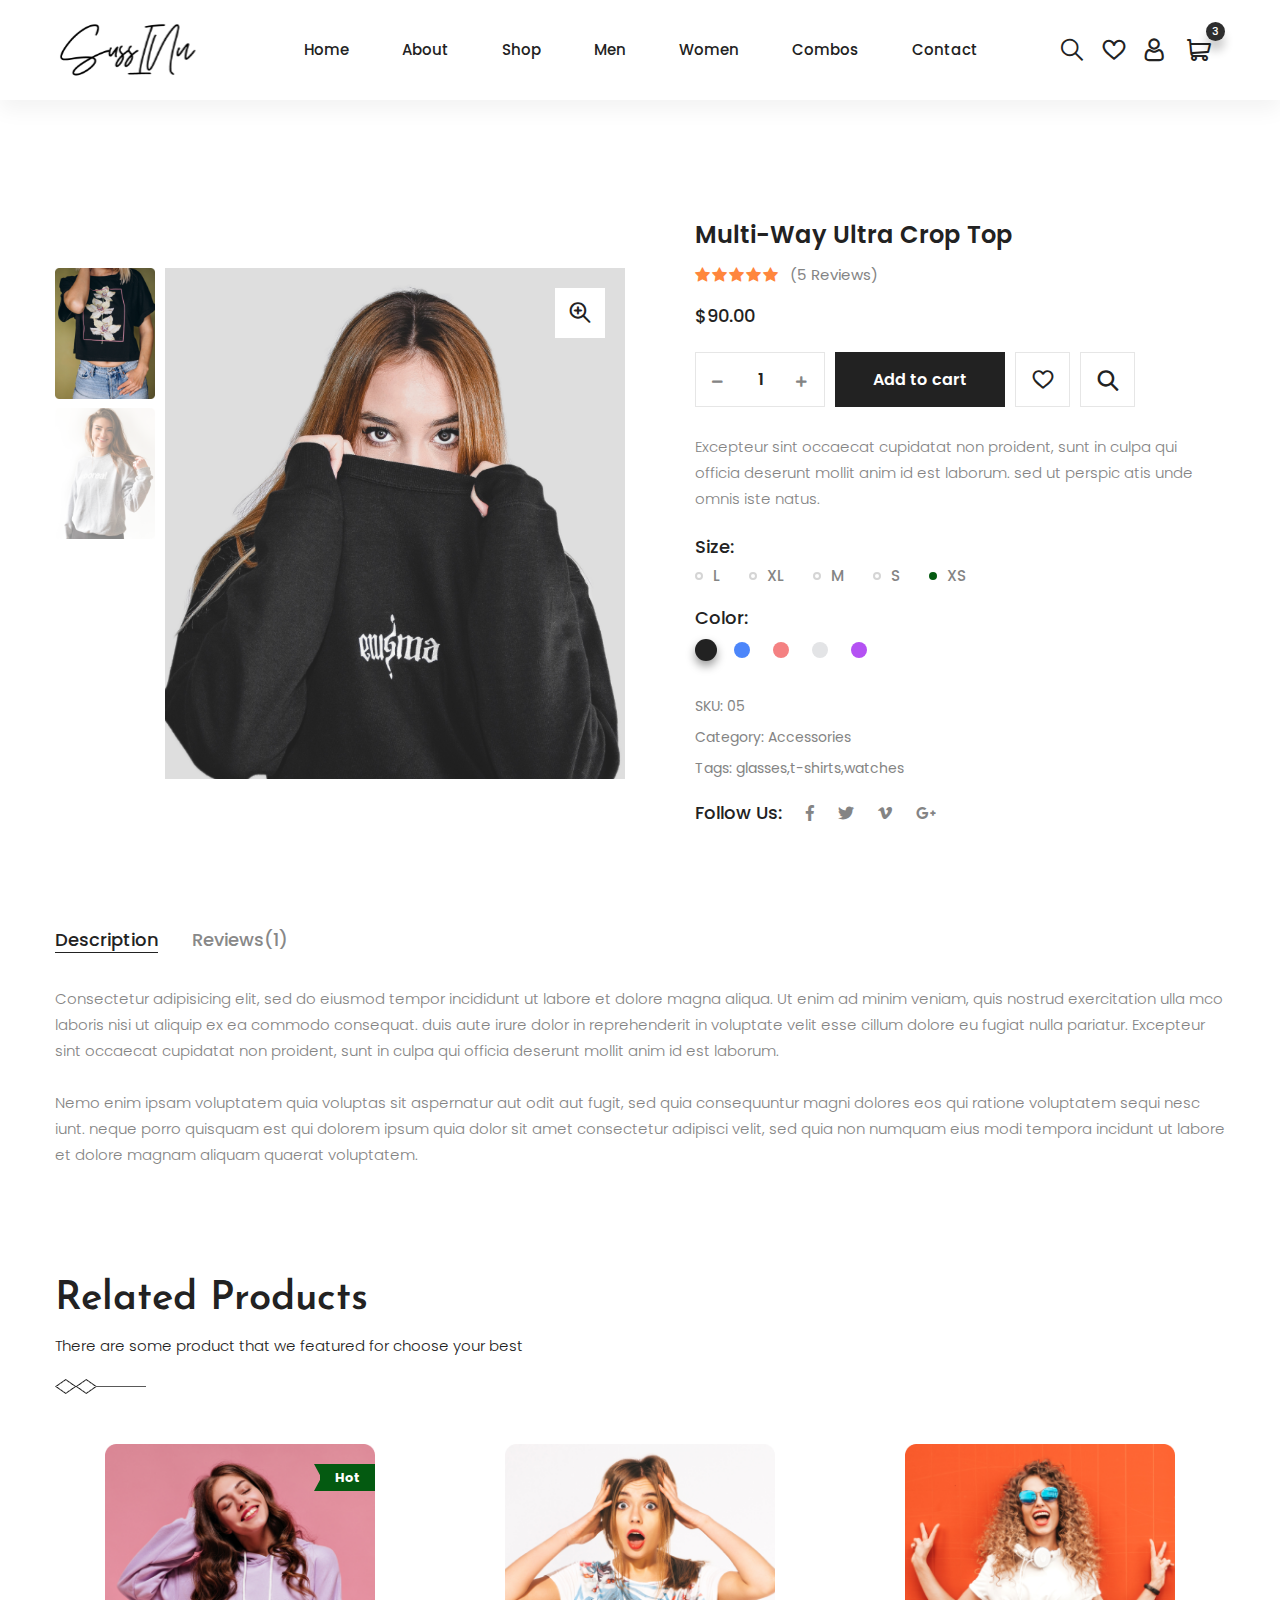
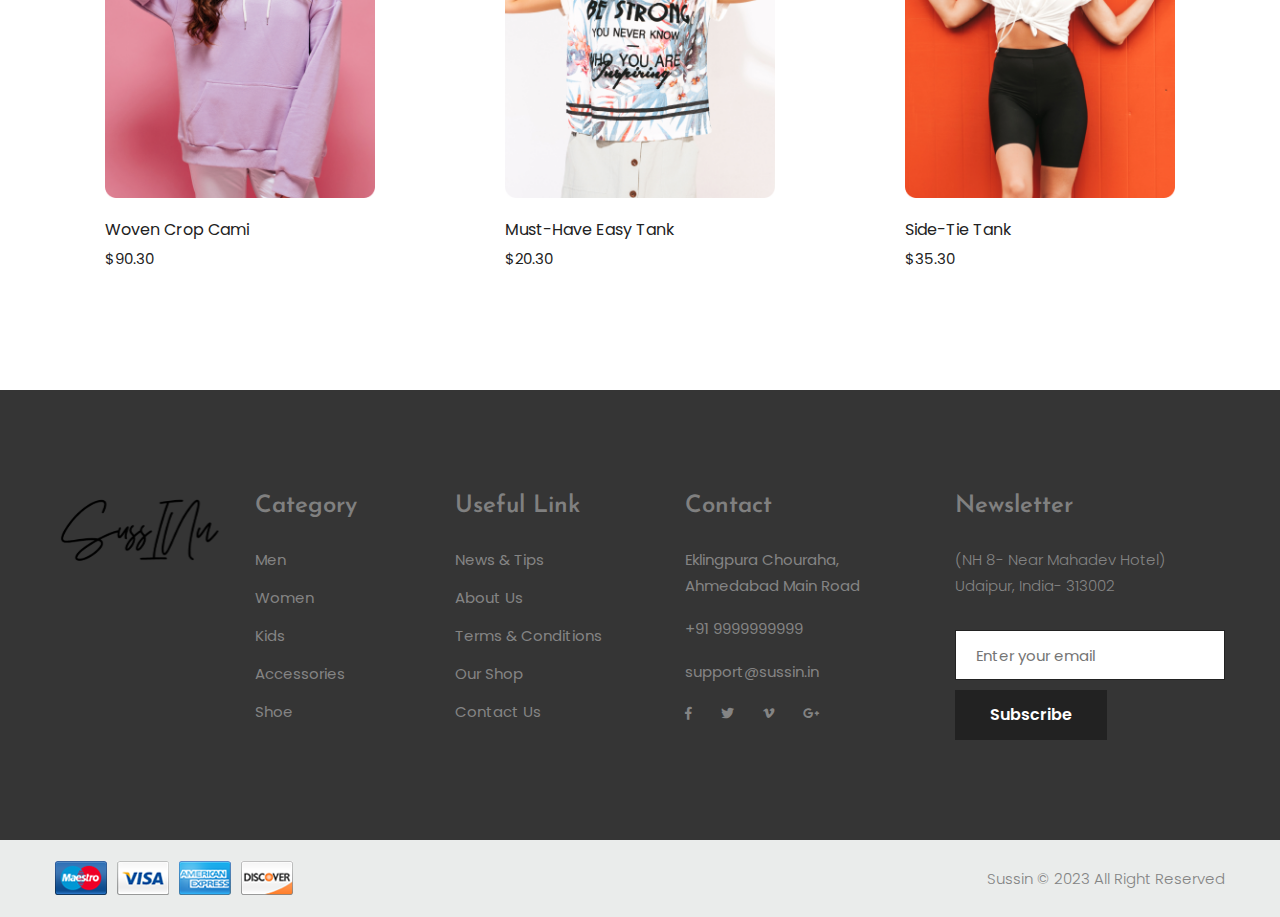
<file: product-details-2.html>
<!DOCTYPE html>
<html lang="en">
<head>
<meta charset="utf-8">
<meta http-equiv="X-UA-Compatible" content="IE=edge">
<meta name="viewport" content="width=device-width, initial-scale=1.0, maximum-scale=1.0, user-scalable=0">

<title>Sussin</title>

<!-- Fav Icon -->
<link rel="icon" href="assets/images/logo.svg" type="image/x-icon">

<!-- Google Fonts -->
<link href="https://fonts.googleapis.com/css2?family=Josefin+Sans:ital,wght@0,400;0,500;0,600;0,700;1,400;1,500;1,600;1,700&display=swap" rel="stylesheet">
<link href="https://fonts.googleapis.com/css2?family=Poppins:ital,wght@0,400;0,500;0,600;0,700;0,800;0,900;1,300;1,400;1,500;1,600;1,700;1,800;1,900&display=swap" rel="stylesheet">

<!-- Stylesheets -->
<link href="assets/css/font-awesome-all.css" rel="stylesheet">
<link href="assets/css/flaticon.css" rel="stylesheet">
<link href="assets/css/owl.css" rel="stylesheet">
<link href="assets/css/bootstrap.css" rel="stylesheet">
<link href="assets/css/jquery.fancybox.min.css" rel="stylesheet">
<link href="assets/css/animate.css" rel="stylesheet">
<link href="assets/css/jquery-ui.css" rel="stylesheet">
<link href="assets/css/jquery.bootstrap-touchspin.css" rel="stylesheet">
<link href="assets/css/nice-select.css" rel="stylesheet">
<link href="assets/css/color.css" rel="stylesheet">
<link href="assets/css/style.css" rel="stylesheet">
<link href="assets/css/responsive.css" rel="stylesheet">

</head>


<!-- page wrapper -->
<body>



        <!-- search-popup -->
        <div id="search-popup" class="search-popup">
            <div class="close-search"><i class="flaticon-close"></i></div>
            <div class="popup-inner">
                <div class="overlay-layer"></div>
                <div class="search-form">
                    <form method="post" action="index.html">
                        <div class="form-group">
                            <fieldset>
                                <input type="search" class="form-control" name="search-input" value="" placeholder="Search Here" required >
                                <input type="submit" value="Search Now!" class="theme-btn style-four">
                            </fieldset>
                        </div>
                    </form>
                    <h3>Recent Search Keywords</h3>
                    <ul class="recent-searches">
                        <li><a href="index.html">Finance</a></li>
                        <li><a href="index.html">Idea</a></li>
                        <li><a href="index.html">Service</a></li>
                        <li><a href="index.html">Growth</a></li>
                        <li><a href="index.html">Plan</a></li>
                    </ul>
                </div>
            </div>
        </div>
        <!-- search-popup end -->


        <!-- main header -->
        <header class="main-header">
          
            <div class="header-lower">
                <div class="auto-container">
                    <div class="outer-box">
                        <figure class="logo-box"><a href="index.html"><img src="assets/images/logo.svg" alt=""></a></figure>
                        <div class="menu-area">
                            <!--Mobile Navigation Toggler-->
                            <div class="mobile-nav-toggler">
                                <i class="icon-bar"></i>
                                <i class="icon-bar"></i>
                                <i class="icon-bar"></i>
                            </div>
                            <nav class="main-menu navbar-expand-md navbar-light">
                                <div class="collapse navbar-collapse show clearfix" id="navbarSupportedContent">
                                    <ul class="navigation clearfix">
                                        <li><a href="index.html">Home</a>
                                        <li><a href="about.html">About</a>
                                        <li><a href="shop-2.html">Shop</a>
                                        <li><a href="shop-2.html">Men</a>
                                        <li><a href="shop-2.html">Women</a>
                                        <li><a href="shop-2.html">Combos</a>
                                        <li><a href="contact.html">Contact</a>
                                          
                           
                                        
                                    </ul>
                                </div>
                            </nav>
                        </div>
                        <ul class="menu-right-content clearfix">
                            <li>
                                <div class="search-btn">
                                    <button type="button" class="search-toggler"><i class="flaticon-search"></i></button>
                                </div>
                            </li>
                            <li><a href="wishlist.html"><i class="flaticon-like"></i></a></li>
                            <li><a href="my-account.html"><i class="flaticon-user"></i></a></li>
                            <li class="shop-cart">
                                <a href="cart.html"><i class="flaticon-shopping-cart-1"></i><span>3</span></a>
                            </li>
                        </ul>
                    </div>
                </div>
            </div>

            <!--sticky Header-->
            <div class="sticky-header">
                <div class="auto-container">
                    <div class="outer-box clearfix">
                        <div class="logo-box pull-left">
                            <figure class="logo"><a href="index.html"><img src="assets/images/logo.svg" alt=""></a></figure>
                        </div>
                        <div class="menu-area pull-right">
                            <nav class="main-menu clearfix">
                                <!--Keep This Empty / Menu will come through Javascript-->
                            </nav>
                        </div>
                    </div>
                </div>
            </div>
        </header>
        <!-- main-header end -->

        <!-- Mobile Menu  -->
        <div class="mobile-menu">
            <div class="menu-backdrop"></div>
            <div class="close-btn"><i class="fas fa-times"></i></div>
            <nav class="menu-box">
                <div class="nav-logo"><a href="index.html"><img src="assets/images/logo-2.svg" alt="" title=""></a></div>
                <div class="menu-outer"><!--Here Menu Will Come Automatically Via Javascript / Same Menu as in Header--></div>
                <div class="contact-info">
                    <h4>Contact Info</h4>
                    <ul>
                        <li>Chicago 12, Melborne City, USA</li>
                        <li><a href="tel:+8801682648101">+88 01682648101</a></li>
                        <li><a href="mailto:info@example.com">info@example.com</a></li>
                    </ul>
                </div>
                <div class="social-links">
                    <ul class="clearfix">
                        <li><a href="index.html"><span class="fab fa-twitter"></span></a></li>
                        <li><a href="index.html"><span class="fab fa-facebook-square"></span></a></li>
                        <li><a href="index.html"><span class="fab fa-pinterest-p"></span></a></li>
                        <li><a href="index.html"><span class="fab fa-instagram"></span></a></li>
                        <li><a href="index.html"><span class="fab fa-youtube"></span></a></li>
                    </ul>
                </div>
            </nav>
        </div><!-- End Mobile Menu -->

        <!-- product-details -->
        <section class="product-details product-details-2">
            <div class="auto-container">
                <div class="product-details-content">
                    <div class="row align-items-center clearfix">
                        <div class="col-lg-6 col-md-12 col-sm-12 image-column">
                            <div class="bxslider">
                                <div class="slider-content">
                                    <div class="slider-pager">
                                        <ul class="thumb-box">
                                            <li>
                                                <a class="active" data-slide-index="0" href="#"><figure><img src="assets/images/suss/shop/Rectangle 225.png" alt=""></figure></a>
                                            </li>
                                            <li>
                                                <a data-slide-index="1" href="#"><figure><img src="assets/images/suss/shop/Rectangle 125.png" alt=""></figure></a>
                                            </li>
                                        </ul>
                                    </div>
                                    <div class="product-image">
                                        <figure class="image">
                                            <img src="assets/images/suss/Rectangle 13-detail.png" alt="">
                                            <a href="assets/images/suss/Rectangle 13-detail.png" class="lightbox-image"><i class="flaticon-search-2"></i></a>
                                        </figure>
                                    </div>
                                </div>
                                <div class="slider-content">
                                    <div class="slider-pager">
                                        <ul class="thumb-box">
                                            <li>
                                                <a class="active" data-slide-index="0" href="#"><figure><img src="assets/images/suss/shop/Rectangle 225.png" alt=""></figure></a>
                                            </li>
                                            <li>
                                                <a data-slide-index="1" href="#"><figure><img src="assets/images/suss/shop/Rectangle 125.png" alt=""></figure></a>
                                            </li>
                                        </ul>
                                    </div>
                                    <div class="product-image">
                                        <figure class="image">
                                            <img src="assets/images/suss/Rectangle 13-detail.png" alt="">
                                            <a href="assets/images/suss/Rectangle 13-detail.png" class="lightbox-image"><i class="flaticon-search-2"></i></a>
                                        </figure>
                                    </div>
                                </div>
                            </div>
                        </div>
                        <div class="col-lg-6 col-md-12 col-sm-12 content-column">
                            <div class="product-info">
                                <h3>Multi-Way Ultra Crop Top</h3>
                                <div class="customer-review clearfix">
                                    <ul class="rating-box clearfix">
                                        <li><i class="flaticon-star"></i></li>
                                        <li><i class="flaticon-star"></i></li>
                                        <li><i class="flaticon-star"></i></li>
                                        <li><i class="flaticon-star"></i></li>
                                        <li><i class="flaticon-star"></i></li>
                                    </ul>
                                    <div class="reviews"><a href="product-single.html">(5 Reviews)</a></div>
                                </div>
                                <span class="item-price">$90.00</span>
                                <div class="othre-options clearfix">
                                    <div class="item-quantity">
                                        <input class="quantity-spinner" type="text" value="1" name="quantity">
                                    </div>
                                    <div class="btn-box"><button type="button" class="theme-btn-two">Add to cart</button></div>
                                    <ul class="info clearfix">
                                        <li><a href="product-details.html"><i class="flaticon-heart"></i></a></li>
                                        <li><a href="product-details.html"><i class="flaticon-search"></i></a></li>
                                    </ul>
                                </div>
                                <div class="text">
                                    <p>Excepteur sint occaecat cupidatat non proident, sunt in culpa qui officia deserunt mollit anim id est laborum. sed ut perspic atis unde omnis iste natus.</p>
                                </div>
                                <div class="size-box">
                                    <h5>Size:</h5>
                                    <div class="custom-control custom-radio">
                                        <input type="radio" name="customRadio" checked="" id="customRadio1" class="custom-control-input">
                                        <label class="custom-control-label" for="customRadio1">L</label>
                                    </div>
                                    <div class="custom-control custom-radio">
                                        <input type="radio" name="customRadio" checked="" id="customRadio2" class="custom-control-input">
                                        <label class="custom-control-label" for="customRadio2">XL</label>
                                    </div>
                                    <div class="custom-control custom-radio">
                                        <input type="radio" name="customRadio" checked="" id="customRadio3" class="custom-control-input">
                                        <label class="custom-control-label" for="customRadio3">M</label>
                                    </div>
                                    <div class="custom-control custom-radio">
                                        <input type="radio" name="customRadio" checked="" id="customRadio4" class="custom-control-input">
                                        <label class="custom-control-label" for="customRadio4">S</label>
                                    </div>
                                    <div class="custom-control custom-radio">
                                        <input type="radio" name="customRadio" checked="" id="customRadio5" class="custom-control-input">
                                        <label class="custom-control-label" for="customRadio5">XS</label>
                                    </div>
                                </div>
                                <div class="color-box">
                                    <h5>Color:</h5>
                                    <div class="color-inner">
                                        <div class="color-block black">
                                            <input type="radio" id="test1" name="radio-group" checked>
                                            <label for="test1"></label>
                                        </div>
                                        <div class="color-block blue">
                                            <input type="radio" id="test2" name="radio-group">
                                            <label for="test2"></label>
                                        </div>
                                        <div class="color-block brown">
                                            <input type="radio" id="test3" name="radio-group">
                                            <label for="test3"></label>
                                        </div>
                                        <div class="color-block gray">
                                            <input type="radio" id="test4" name="radio-group">
                                            <label for="test4"></label>
                                        </div>
                                        <div class="color-block purple">
                                            <input type="radio" id="test5" name="radio-group">
                                            <label for="test5"></label>
                                        </div>
                                    </div>
                                </div>
                           
                                <div class="other-links">
                                    <ul class="clearfix">
                                        <li>SKU: 05</li>
                                        <li>Category: <a href="product-details.html">Accessories</a></li>
                                        <li>Tags: <a href="product-details.html">glasses</a>,<a href="product-details.html">t-shirts</a>,<a href="product-details.html">watches</a></li>
                                    </ul>
                                </div>
                                <ul class="share-option clearfix">
                                    <li><h5>Follow Us:</h5></li>
                                    <li><a href="shop-details.html"><i class="fab fa-facebook-f"></i></a></li>
                                    <li><a href="shop-details.html"><i class="fab fa-twitter"></i></a></li>
                                    <li><a href="shop-details.html"><i class="fab fa-vimeo-v"></i></a></li>
                                    <li><a href="shop-details.html"><i class="fab fa-google-plus-g"></i></a></li>
                                </ul>
                            </div>
                        </div>
                    </div>
                </div>
                <div class="product-discription">
                    <div class="tabs-box">
                        <div class="tab-btn-box">
                            <ul class="tab-btns tab-buttons clearfix">
                                <li class="tab-btn active-btn" data-tab="#tab-1">Description</li>
                                <li class="tab-btn" data-tab="#tab-2">Reviews(1)</li>
                            </ul>
                        </div>
                        <div class="tabs-content">
                            <div class="tab active-tab" id="tab-1">
                                <div class="text">
                                    <p>Consectetur adipisicing elit, sed do eiusmod tempor incididunt ut labore et dolore magna aliqua. Ut enim ad minim veniam, quis nostrud exercitation ulla mco laboris nisi ut aliquip ex ea commodo consequat. duis aute irure dolor in reprehenderit in voluptate velit esse cillum dolore eu fugiat nulla pariatur. Excepteur sint occaecat cupidatat non proident, sunt in culpa qui officia deserunt mollit anim id est laborum.</p>
                                    <p>Nemo enim ipsam voluptatem quia voluptas sit aspernatur aut odit aut fugit, sed quia consequuntur magni dolores eos qui ratione voluptatem sequi nesc iunt. neque porro quisquam est qui dolorem ipsum quia dolor sit amet consectetur adipisci velit, sed quia non numquam eius modi tempora incidunt ut labore et dolore magnam aliquam quaerat voluptatem.</p>
                                </div>
                            </div>
                            <div class="tab" id="tab-2">
                                <div class="review-box">
                                    <h5>1 Review for Multi-Way Ultra Crop Top</h5>
                                    <div class="review-inner">
                                        <figure class="image-box"><img src="assets/images/resource/review-1.png" alt=""></figure>
                                        <div class="inner">
                                            <ul class="rating clearfix">
                                                <li><i class="flaticon-star"></i></li>
                                                <li><i class="flaticon-star"></i></li>
                                                <li><i class="flaticon-star"></i></li>
                                                <li><i class="flaticon-star"></i></li>
                                                <li><i class="flaticon-star-1"></i></li>
                                            </ul>
                                            <h6>Eileen Alene <span>- May 1, 2020</span></h6>
                                            <p>Excepteur sint occaecat cupidatat non proident sunt in culpa  qui officia deserunt mollit anim  est laborum. Sed perspiciatis unde omnis natus error sit voluptatem accusa dolore mque laudant totam rem aperiam eaque ipsa quae ab illo inventore veritatis et quasi arch tecto beatae vitae dicta.</p>
                                        </div>
                                    </div>
                                    <div class="replay-inner">
                                        <h5>Be First to Review For “Multi-Way Ultra Crop Top”</h5>
                                        <div class="rating-box clearfix">
                                            <h6>Your Rating</h6>
                                            <ul class="rating clearfix">
                                                <li><i class="flaticon-star-1"></i></li>
                                                <li><i class="flaticon-star-1"></i></li>
                                                <li><i class="flaticon-star-1"></i></li>
                                                <li><i class="flaticon-star-1"></i></li>
                                                <li><i class="flaticon-star-1"></i></li>
                                            </ul>
                                        </div>
                                        <form action="contact.html" method="post" class="review-form">
                                            <div class="row clearfix">
                                                <div class="col-lg-12 col-md-12 col-sm-12 form-group">
                                                    <label>Your Review</label>
                                                    <textarea name="message"></textarea>
                                                </div>
                                                <div class="col-lg-6 col-md-6 col-sm-12 form-group">
                                                    <label>Your Name</label>
                                                    <input type="text" name="name" required="">
                                                </div>
                                                <div class="col-lg-6 col-md-6 col-sm-12 form-group">
                                                    <label>Your Emai</label>
                                                    <input type="email" name="email" required="">
                                                </div>
                                                <div class="col-lg-12 col-md-12 col-sm-12 form-group">
                                                    <div class="custom-controls-stacked">
                                                        <label class="custom-control material-checkbox">
                                                            <input type="checkbox" class="material-control-input">
                                                            <span class="material-control-indicator"></span>
                                                            <span class="description">Save my name, email, and website in this browser for the next time I comment</span>
                                                        </label>
                                                    </div>
                                                </div>
                                                <div class="col-lg-12 col-md-12 col-sm-12 form-group message-btn">
                                                    <button type="submit" class="theme-btn-two">Submit Your Review<i class="flaticon-right-1"></i></button>
                                                </div>
                                            </div>
                                        </form>
                                    </div>
                                </div>
                            </div>
                        </div>
                    </div>
                </div>
                <div class="related-product">
                    <div class="sec-title style-two">
                        <h2>Related Products</h2>
                        <p>There are some product that we featured for choose your best</p>
                        <span class="separator" style="background-image: url(assets/images/icons/separator-2.png);"></span>
                    </div>
                    <div class="row clearfix">
                        <div class="col-lg-4 col-md-6 col-sm-12 shop-block">
                            <div class="shop-block-one">
                                <div class="inner-box">
                                    <figure class="image-box">
                                        <img src="assets/images/suss/shop/Rectangle 27.png" alt="">
                                        <span class="category red-bg">Hot</span>
                                        <ul class="info-list clearfix">
                                            <li><a href="index.html"><i class="flaticon-heart"></i></a></li>
                                            <li><a href="product-details.html">Add to cart</a></li>
                                            <li><a href="assets/images/suss/shop/Rectangle 27.png" class="lightbox-image" data-fancybox="gallery"><i class="flaticon-search"></i></a></li>
                                        </ul>
                                    </figure>
                                    <div class="lower-content">
                                        <a href="product-details.html">Woven Crop Cami</a>
                                        <span class="price">$90.30</span>
                                    </div>
                                </div>
                            </div>
                        </div>
                        <div class="col-lg-4 col-md-6 col-sm-12 shop-block">
                            <div class="shop-block-one">
                                <div class="inner-box">
                                    <figure class="image-box">
                                        <img src="assets/images/suss/shop/Rectangle 29.png" alt="">
                                        <ul class="info-list clearfix">
                                            <li><a href="index.html"><i class="flaticon-heart"></i></a></li>
                                            <li><a href="product-details.html">Add to cart</a></li>
                                            <li><a href="assets/images/suss/shop/Rectangle 29.png" class="lightbox-image" data-fancybox="gallery"><i class="flaticon-search"></i></a></li>
                                        </ul>
                                    </figure>
                                    <div class="lower-content">
                                        <a href="product-details.html">Must-Have Easy Tank</a>
                                        <span class="price">$20.30</span>
                                    </div>
                                </div>
                            </div>
                        </div>
                        <div class="col-lg-4 col-md-6 col-sm-12 shop-block">
                            <div class="shop-block-one">
                                <div class="inner-box">
                                    <figure class="image-box">
                                        <img src="assets/images/suss/shop/Rectangle 291.png" alt="">
                                        <ul class="info-list clearfix">
                                            <li><a href="index.html"><i class="flaticon-heart"></i></a></li>
                                            <li><a href="product-details.html">Add to cart</a></li>
                                            <li><a href="assets/images/suss/shop/Rectangle 291.png" class="lightbox-image" data-fancybox="gallery"><i class="flaticon-search"></i></a></li>
                                        </ul>
                                    </figure>
                                    <div class="lower-content">
                                        <a href="product-details.html">Side-Tie Tank</a>
                                        <span class="price">$35.30</span>
                                    </div>
                                </div>
                            </div>
                        </div>
                    </div>
                </div>
            </div>
        </section>
        <!-- product-details end -->


        <!-- main-footer -->
        <footer class="main-footer">
            <div class="footer-top">
                <div class="auto-container">
                    <div class="row clearfix">
                        <div class="col-lg-6 col-md-12 col-sm-12 big-column">
                            <div class="row clearfix">
                                <div class="col-lg-4 col-md-4 col-sm-12 footer-column">
                                    <div class="footer-widget logo-widget">
                                        <figure class="footer-logo"><a href="index.html"><img src="assets/images/logo.svg" alt=""></a></figure>
                                    </div>
                                </div>
                                <div class="col-lg-4 col-md-4 col-sm-12 footer-column">
                                    <div class="footer-widget links-widget">
                                        <div class="widget-title">
                                            <h3>Category</h3>
                                        </div>
                                        <div class="widget-content">
                                            <ul class="links-list clearfix">
                                                <li><a href="index.html">Men</a></li>
                                                <li><a href="index.html">Women</a></li>
                                                <li><a href="index.html">Kids</a></li>
                                                <li><a href="index.html">Accessories</a></li>
                                                <li><a href="index.html">Shoe</a></li>
                                            </ul>
                                        </div>
                                    </div>
                                </div>
                                <div class="col-lg-4 col-md-4 col-sm-12 footer-column">
                                    <div class="footer-widget links-widget">
                                        <div class="widget-title">
                                            <h3>Useful Link</h3>
                                        </div>
                                        <div class="widget-content">
                                            <ul class="links-list clearfix">
                                                <li><a href="index.html">News & Tips</a></li>
                                                <li><a href="index.html">About Us</a></li>
                                                <li><a href="index.html">Terms & Conditions</a></li>
                                                <li><a href="index.html">Our Shop</a></li>
                                                <li><a href="index.html">Contact Us</a></li>
                                            </ul>
                                        </div>
                                    </div>
                                </div>
                            </div>
                        </div>
                        <div class="col-lg-6 col-md-12 col-sm-12 big-column">
                            <div class="row clearfix">
                                <div class="col-lg-6 col-md-6 col-sm-12 footer-column">
                                    <div class="footer-widget contact-widget">
                                        <div class="widget-title">
                                            <h3>Contact</h3>
                                        </div>
                                        <ul class="info-list clearfix">
                                            <li>Eklingpura Chouraha,<br> Ahmedabad Main Road</li>
                                            <li><a href="tel:23055873407">+91 9999999999</a></li>
                                            <li><a href="mailto:info@example.com">support@sussin.in</a></li>
                                        </ul>
                                        <ul class="footer-social clearfix">
                                            <li><a href="index.html"><i class="fab fa-facebook-f"></i></a></li>
                                            <li><a href="index.html"><i class="fab fa-twitter"></i></a></li>
                                            <li><a href="index.html"><i class="fab fa-vimeo-v"></i></a></li>
                                            <li><a href="index.html"><i class="fab fa-google-plus-g"></i></a></li>
                                        </ul>
                                    </div>
                                </div>
                                <div class="col-lg-6 col-md-6 col-sm-12 footer-column">
                                    <div class="footer-widget newsletter-widget">
                                        <div class="widget-title">
                                            <h3>Newsletter</h3>
                                        </div>
                                        <div class="widget-content">
                                            <p>(NH 8- Near Mahadev Hotel) Udaipur, India- 313002</p>
                                            <form action="contact.html" method="post" class="newsletter-form">
                                                <div class="form-group">
                                                    <input type="email" name="email" placeholder="Enter your email" required="">
                                                    <button type="submit" class="theme-btn-two">Subscribe</button>
                                                </div>
                                            </form>
                                        </div>
                                    </div>
                                </div>
                            </div>
                        </div>
                    </div>
                </div>
            </div>
            <div class="footer-bottom">
                <div class="auto-container clearfix">
                    <ul class="cart-list pull-left clearfix">
                        <li><a href="index.html"><img src="assets/images/resource/card-1.png" alt=""></a></li>
                        <li><a href="index.html"><img src="assets/images/resource/card-2.png" alt=""></a></li>
                        <li><a href="index.html"><img src="assets/images/resource/card-3.png" alt=""></a></li>
                        <li><a href="index.html"><img src="assets/images/resource/card-4.png" alt=""></a></li>
                    </ul>
                    <div class="copyright pull-right">
                        <p><a href="index.html">Sussin</a> &copy; 2023 All Right Reserved</p>
                    </div>
                </div>
            </div>
        </footer>
        <!-- main-footer end -->


        <!--Scroll to top-->
        <button class="scroll-top scroll-to-target" data-target="html">
            <i class="fas fa-long-arrow-alt-up"></i>
        </button>
    </div>


    <!-- jequery plugins -->
    <script src="assets/js/jquery.js"></script>
    <script src="assets/js/popper.min.js"></script>
    <script src="assets/js/bootstrap.min.js"></script>
    <script src="assets/js/owl.js"></script>
    <script src="assets/js/wow.js"></script>
    <script src="assets/js/validation.js"></script>
    <script src="assets/js/jquery.fancybox.js"></script>
    <script src="assets/js/TweenMax.min.js"></script>
    <script src="assets/js/appear.js"></script>
    <script src="assets/js/scrollbar.js"></script>
    <script src="assets/js/jquery.nice-select.min.js"></script>
    <script src="assets/js/isotope.js"></script>
    <script src="assets/js/jquery-ui.js"></script>
    <script src="assets/js/jquery.bootstrap-touchspin.js"></script>
    <script src="assets/js/bxslider.js"></script>

    <!-- main-js -->
    <script src="assets/js/script.js"></script>
</body><!-- End of .page_wrapper -->
</html>
</file>
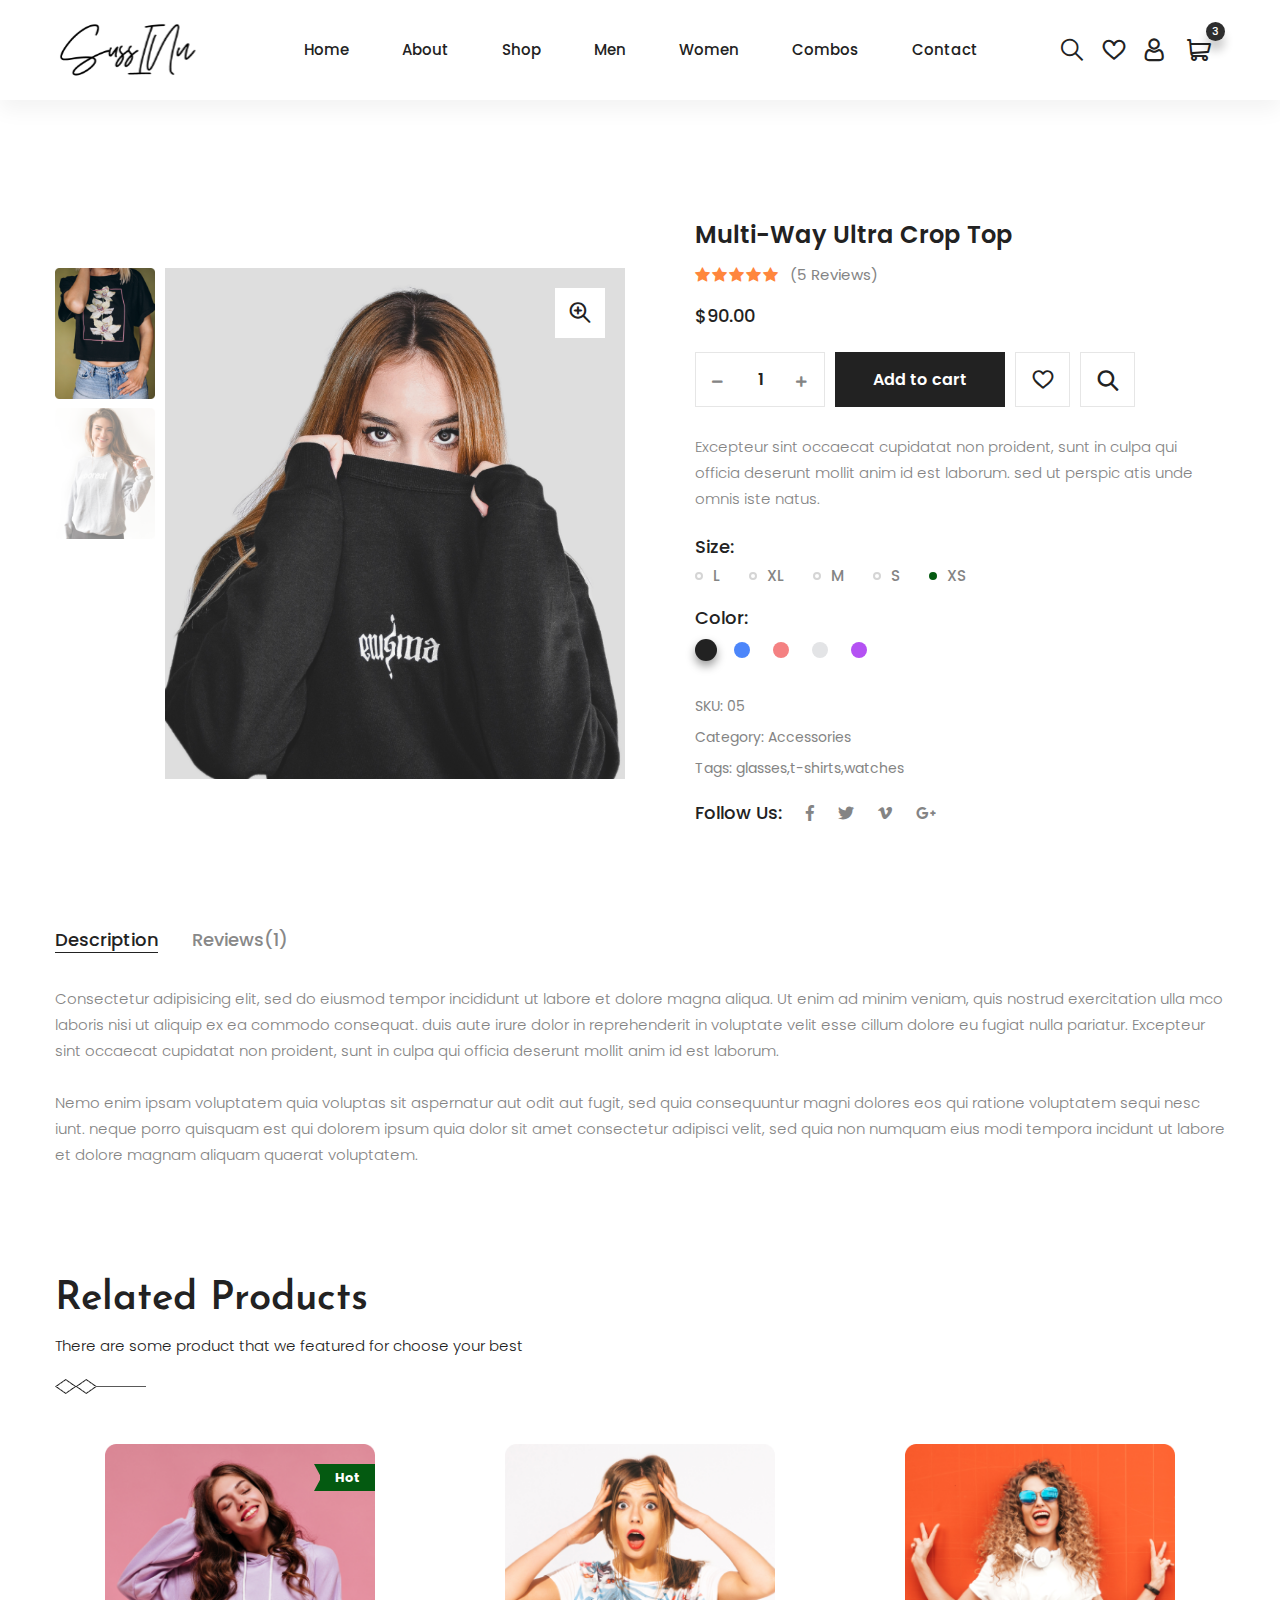
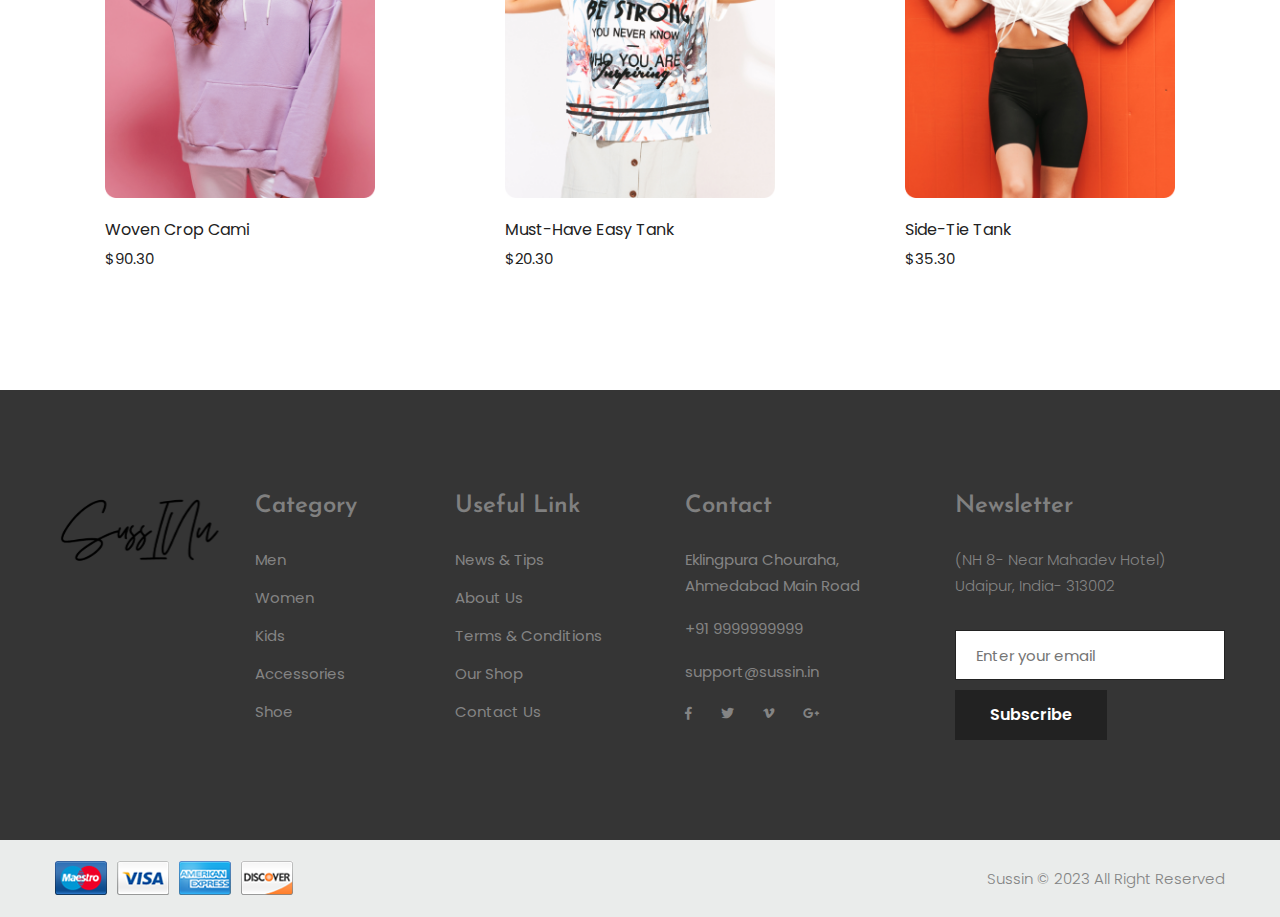
<file: product-details.html>
<!DOCTYPE html>
<html lang="en">
<head>
<meta charset="utf-8">
<meta http-equiv="X-UA-Compatible" content="IE=edge">
<meta name="viewport" content="width=device-width, initial-scale=1.0, maximum-scale=1.0, user-scalable=0">

<title>Sussin</title>

<!-- Fav Icon -->
<link rel="icon" href="assets/images/logo.svg" type="image/x-icon">

<!-- Google Fonts -->
<link href="https://fonts.googleapis.com/css2?family=Josefin+Sans:ital,wght@0,400;0,500;0,600;0,700;1,400;1,500;1,600;1,700&display=swap" rel="stylesheet">
<link href="https://fonts.googleapis.com/css2?family=Poppins:ital,wght@0,400;0,500;0,600;0,700;0,800;0,900;1,300;1,400;1,500;1,600;1,700;1,800;1,900&display=swap" rel="stylesheet">

<!-- Stylesheets -->
<link href="assets/css/font-awesome-all.css" rel="stylesheet">
<link href="assets/css/flaticon.css" rel="stylesheet">
<link href="assets/css/owl.css" rel="stylesheet">
<link href="assets/css/bootstrap.css" rel="stylesheet">
<link href="assets/css/jquery.fancybox.min.css" rel="stylesheet">
<link href="assets/css/animate.css" rel="stylesheet">
<link href="assets/css/jquery-ui.css" rel="stylesheet">
<link href="assets/css/jquery.bootstrap-touchspin.css" rel="stylesheet">
<link href="assets/css/nice-select.css" rel="stylesheet">
<link href="assets/css/color.css" rel="stylesheet">
<link href="assets/css/style.css" rel="stylesheet">
<link href="assets/css/responsive.css" rel="stylesheet">

</head>


<!-- page wrapper -->
<body>



        <!-- search-popup -->
        <div id="search-popup" class="search-popup">
            <div class="close-search"><i class="flaticon-close"></i></div>
            <div class="popup-inner">
                <div class="overlay-layer"></div>
                <div class="search-form">
                    <form method="post" action="index.html">
                        <div class="form-group">
                            <fieldset>
                                <input type="search" class="form-control" name="search-input" value="" placeholder="Search Here" required >
                                <input type="submit" value="Search Now!" class="theme-btn style-four">
                            </fieldset>
                        </div>
                    </form>
                    <h3>Recent Search Keywords</h3>
                    <ul class="recent-searches">
                        <li><a href="index.html">Finance</a></li>
                        <li><a href="index.html">Idea</a></li>
                        <li><a href="index.html">Service</a></li>
                        <li><a href="index.html">Growth</a></li>
                        <li><a href="index.html">Plan</a></li>
                    </ul>
                </div>
            </div>
        </div>
        <!-- search-popup end -->


        <!-- main header -->
        <header class="main-header">
          
            <div class="header-lower">
                <div class="auto-container">
                    <div class="outer-box">
                        <figure class="logo-box"><a href="index.html"><img src="assets/images/logo.svg" alt=""></a></figure>
                        <div class="menu-area">
                            <!--Mobile Navigation Toggler-->
                            <div class="mobile-nav-toggler">
                                <i class="icon-bar"></i>
                                <i class="icon-bar"></i>
                                <i class="icon-bar"></i>
                            </div>
                            <nav class="main-menu navbar-expand-md navbar-light">
                                <div class="collapse navbar-collapse show clearfix" id="navbarSupportedContent">
                                    <ul class="navigation clearfix">
                                        <li><a href="index.html">Home</a>
                                        <li><a href="about.html">About</a>
                                        <li><a href="shop-2.html">Shop</a>
                                        <li><a href="shop-2.html">Men</a>
                                        <li><a href="shop-2.html">Women</a>
                                        <li><a href="shop-2.html">Combos</a>
                                        <li><a href="contact.html">Contact</a>
                                          
                           
                                        
                                    </ul>
                                </div>
                            </nav>
                        </div>
                        <ul class="menu-right-content clearfix">
                            <li>
                                <div class="search-btn">
                                    <button type="button" class="search-toggler"><i class="flaticon-search"></i></button>
                                </div>
                            </li>
                            <li><a href="wishlist.html"><i class="flaticon-like"></i></a></li>
                            <li><a href="my-account.html"><i class="flaticon-user"></i></a></li>
                            <li class="shop-cart">
                                <a href="cart.html"><i class="flaticon-shopping-cart-1"></i><span>3</span></a>
                            </li>
                        </ul>
                    </div>
                </div>
            </div>
            <!--sticky Header-->
            <div class="sticky-header">
                <div class="auto-container">
                    <div class="outer-box clearfix">
                        <div class="logo-box pull-left">
                            <figure class="logo"><a href="index.html"><img src="assets/images/logo.svg" alt=""></a></figure>
                        </div>
                        <div class="menu-area pull-right">
                            <nav class="main-menu clearfix">
                                <!--Keep This Empty / Menu will come through Javascript-->
                            </nav>
                        </div>
                    </div>
                </div>
            </div>
        </header>
        <!-- main-header end -->

        <!-- Mobile Menu  -->
        <div class="mobile-menu">
            <div class="menu-backdrop"></div>
            <div class="close-btn"><i class="fas fa-times"></i></div>
            <nav class="menu-box">
                <div class="nav-logo"><a href="index.html"><img src="assets/images/logo-2.svg" alt="" title=""></a></div>
                <div class="menu-outer"><!--Here Menu Will Come Automatically Via Javascript / Same Menu as in Header--></div>
                <div class="contact-info">
                    <h4>Contact Info</h4>
                    <ul>
                        <li>Chicago 12, Melborne City, USA</li>
                        <li><a href="tel:+8801682648101">+88 01682648101</a></li>
                        <li><a href="mailto:info@example.com">info@example.com</a></li>
                    </ul>
                </div>
                <div class="social-links">
                    <ul class="clearfix">
                        <li><a href="index.html"><span class="fab fa-twitter"></span></a></li>
                        <li><a href="index.html"><span class="fab fa-facebook-square"></span></a></li>
                        <li><a href="index.html"><span class="fab fa-pinterest-p"></span></a></li>
                        <li><a href="index.html"><span class="fab fa-instagram"></span></a></li>
                        <li><a href="index.html"><span class="fab fa-youtube"></span></a></li>
                    </ul>
                </div>
            </nav>
        </div><!-- End Mobile Menu -->

        <!-- product-details -->
        <section class="product-details product-details-2">
            <div class="auto-container">
                <div class="product-details-content">
                    <div class="row align-items-center clearfix">
                        <div class="col-lg-6 col-md-12 col-sm-12 image-column">
                            <div class="bxslider">
                                <div class="slider-content">
                                    <div class="slider-pager">
                                        <ul class="thumb-box">
                                            <li>
                                                <a class="active" data-slide-index="0" href="#"><figure><img src="assets/images/suss/shop/Rectangle 225.png" alt=""></figure></a>
                                            </li>
                                            <li>
                                                <a data-slide-index="1" href="#"><figure><img src="assets/images/suss/shop/Rectangle 125.png" alt=""></figure></a>
                                            </li>
                                        </ul>
                                    </div>
                                    <div class="product-image">
                                        <figure class="image">
                                            <img src="assets/images/suss/Rectangle 13-detail.png" alt="">
                                            <a href="assets/images/suss/Rectangle 13-detail.png" class="lightbox-image"><i class="flaticon-search-2"></i></a>
                                        </figure>
                                    </div>
                                </div>
                                <div class="slider-content">
                                    <div class="slider-pager">
                                        <ul class="thumb-box">
                                            <li>
                                                <a class="active" data-slide-index="0" href="#"><figure><img src="assets/images/suss/shop/Rectangle 225.png" alt=""></figure></a>
                                            </li>
                                            <li>
                                                <a data-slide-index="1" href="#"><figure><img src="assets/images/suss/shop/Rectangle 125.png" alt=""></figure></a>
                                            </li>
                                        </ul>
                                    </div>
                                    <div class="product-image">
                                        <figure class="image">
                                            <img src="assets/images/suss/Rectangle 13-detail.png" alt="">
                                            <a href="assets/images/suss/Rectangle 13-detail.png" class="lightbox-image"><i class="flaticon-search-2"></i></a>
                                        </figure>
                                    </div>
                                </div>
                            </div>
                        </div>
                        <div class="col-lg-6 col-md-12 col-sm-12 content-column">
                            <div class="product-info">
                                <h3>Multi-Way Ultra Crop Top</h3>
                                <div class="customer-review clearfix">
                                    <ul class="rating-box clearfix">
                                        <li><i class="flaticon-star"></i></li>
                                        <li><i class="flaticon-star"></i></li>
                                        <li><i class="flaticon-star"></i></li>
                                        <li><i class="flaticon-star"></i></li>
                                        <li><i class="flaticon-star"></i></li>
                                    </ul>
                                    <div class="reviews"><a href="product-single.html">(5 Reviews)</a></div>
                                </div>
                                <span class="item-price">$90.00</span>
                                <div class="othre-options clearfix">
                                    <div class="item-quantity">
                                        <input class="quantity-spinner" type="text" value="1" name="quantity">
                                    </div>
                                    <div class="btn-box"><button type="button" class="theme-btn-two">Add to cart</button></div>
                                    <ul class="info clearfix">
                                        <li><a href="product-details.html"><i class="flaticon-heart"></i></a></li>
                                        <li><a href="product-details.html"><i class="flaticon-search"></i></a></li>
                                    </ul>
                                </div>
                                <div class="text">
                                    <p>Excepteur sint occaecat cupidatat non proident, sunt in culpa qui officia deserunt mollit anim id est laborum. sed ut perspic atis unde omnis iste natus.</p>
                                </div>
                                <div class="size-box">
                                    <h5>Size:</h5>
                                    <div class="custom-control custom-radio">
                                        <input type="radio" name="customRadio" checked="" id="customRadio1" class="custom-control-input">
                                        <label class="custom-control-label" for="customRadio1">L</label>
                                    </div>
                                    <div class="custom-control custom-radio">
                                        <input type="radio" name="customRadio" checked="" id="customRadio2" class="custom-control-input">
                                        <label class="custom-control-label" for="customRadio2">XL</label>
                                    </div>
                                    <div class="custom-control custom-radio">
                                        <input type="radio" name="customRadio" checked="" id="customRadio3" class="custom-control-input">
                                        <label class="custom-control-label" for="customRadio3">M</label>
                                    </div>
                                    <div class="custom-control custom-radio">
                                        <input type="radio" name="customRadio" checked="" id="customRadio4" class="custom-control-input">
                                        <label class="custom-control-label" for="customRadio4">S</label>
                                    </div>
                                    <div class="custom-control custom-radio">
                                        <input type="radio" name="customRadio" checked="" id="customRadio5" class="custom-control-input">
                                        <label class="custom-control-label" for="customRadio5">XS</label>
                                    </div>
                                </div>
                                <div class="color-box">
                                    <h5>Color:</h5>
                                    <div class="color-inner">
                                        <div class="color-block black">
                                            <input type="radio" id="test1" name="radio-group" checked>
                                            <label for="test1"></label>
                                        </div>
                                        <div class="color-block blue">
                                            <input type="radio" id="test2" name="radio-group">
                                            <label for="test2"></label>
                                        </div>
                                        <div class="color-block brown">
                                            <input type="radio" id="test3" name="radio-group">
                                            <label for="test3"></label>
                                        </div>
                                        <div class="color-block gray">
                                            <input type="radio" id="test4" name="radio-group">
                                            <label for="test4"></label>
                                        </div>
                                        <div class="color-block purple">
                                            <input type="radio" id="test5" name="radio-group">
                                            <label for="test5"></label>
                                        </div>
                                    </div>
                                </div>
                           
                                <div class="other-links">
                                    <ul class="clearfix">
                                        <li>SKU: 05</li>
                                        <li>Category: <a href="product-details.html">Accessories</a></li>
                                        <li>Tags: <a href="product-details.html">glasses</a>,<a href="product-details.html">t-shirts</a>,<a href="product-details.html">watches</a></li>
                                    </ul>
                                </div>
                                <ul class="share-option clearfix">
                                    <li><h5>Follow Us:</h5></li>
                                    <li><a href="shop-details.html"><i class="fab fa-facebook-f"></i></a></li>
                                    <li><a href="shop-details.html"><i class="fab fa-twitter"></i></a></li>
                                    <li><a href="shop-details.html"><i class="fab fa-vimeo-v"></i></a></li>
                                    <li><a href="shop-details.html"><i class="fab fa-google-plus-g"></i></a></li>
                                </ul>
                            </div>
                        </div>
                    </div>
                </div>
                <div class="product-discription">
                    <div class="tabs-box">
                        <div class="tab-btn-box">
                            <ul class="tab-btns tab-buttons clearfix">
                                <li class="tab-btn active-btn" data-tab="#tab-1">Description</li>
                                <li class="tab-btn" data-tab="#tab-2">Reviews(1)</li>
                            </ul>
                        </div>
                        <div class="tabs-content">
                            <div class="tab active-tab" id="tab-1">
                                <div class="text">
                                    <p>Consectetur adipisicing elit, sed do eiusmod tempor incididunt ut labore et dolore magna aliqua. Ut enim ad minim veniam, quis nostrud exercitation ulla mco laboris nisi ut aliquip ex ea commodo consequat. duis aute irure dolor in reprehenderit in voluptate velit esse cillum dolore eu fugiat nulla pariatur. Excepteur sint occaecat cupidatat non proident, sunt in culpa qui officia deserunt mollit anim id est laborum.</p>
                                    <p>Nemo enim ipsam voluptatem quia voluptas sit aspernatur aut odit aut fugit, sed quia consequuntur magni dolores eos qui ratione voluptatem sequi nesc iunt. neque porro quisquam est qui dolorem ipsum quia dolor sit amet consectetur adipisci velit, sed quia non numquam eius modi tempora incidunt ut labore et dolore magnam aliquam quaerat voluptatem.</p>
                                </div>
                            </div>
                            <div class="tab" id="tab-2">
                                <div class="review-box">
                                    <h5>1 Review for Multi-Way Ultra Crop Top</h5>
                                    <div class="review-inner">
                                        <figure class="image-box"><img src="assets/images/resource/review-1.png" alt=""></figure>
                                        <div class="inner">
                                            <ul class="rating clearfix">
                                                <li><i class="flaticon-star"></i></li>
                                                <li><i class="flaticon-star"></i></li>
                                                <li><i class="flaticon-star"></i></li>
                                                <li><i class="flaticon-star"></i></li>
                                                <li><i class="flaticon-star-1"></i></li>
                                            </ul>
                                            <h6>Eileen Alene <span>- May 1, 2020</span></h6>
                                            <p>Excepteur sint occaecat cupidatat non proident sunt in culpa  qui officia deserunt mollit anim  est laborum. Sed perspiciatis unde omnis natus error sit voluptatem accusa dolore mque laudant totam rem aperiam eaque ipsa quae ab illo inventore veritatis et quasi arch tecto beatae vitae dicta.</p>
                                        </div>
                                    </div>
                                    <div class="replay-inner">
                                        <h5>Be First to Review For “Multi-Way Ultra Crop Top”</h5>
                                        <div class="rating-box clearfix">
                                            <h6>Your Rating</h6>
                                            <ul class="rating clearfix">
                                                <li><i class="flaticon-star-1"></i></li>
                                                <li><i class="flaticon-star-1"></i></li>
                                                <li><i class="flaticon-star-1"></i></li>
                                                <li><i class="flaticon-star-1"></i></li>
                                                <li><i class="flaticon-star-1"></i></li>
                                            </ul>
                                        </div>
                                        <form action="contact.html" method="post" class="review-form">
                                            <div class="row clearfix">
                                                <div class="col-lg-12 col-md-12 col-sm-12 form-group">
                                                    <label>Your Review</label>
                                                    <textarea name="message"></textarea>
                                                </div>
                                                <div class="col-lg-6 col-md-6 col-sm-12 form-group">
                                                    <label>Your Name</label>
                                                    <input type="text" name="name" required="">
                                                </div>
                                                <div class="col-lg-6 col-md-6 col-sm-12 form-group">
                                                    <label>Your Emai</label>
                                                    <input type="email" name="email" required="">
                                                </div>
                                                <div class="col-lg-12 col-md-12 col-sm-12 form-group">
                                                    <div class="custom-controls-stacked">
                                                        <label class="custom-control material-checkbox">
                                                            <input type="checkbox" class="material-control-input">
                                                            <span class="material-control-indicator"></span>
                                                            <span class="description">Save my name, email, and website in this browser for the next time I comment</span>
                                                        </label>
                                                    </div>
                                                </div>
                                                <div class="col-lg-12 col-md-12 col-sm-12 form-group message-btn">
                                                    <button type="submit" class="theme-btn-two">Submit Your Review<i class="flaticon-right-1"></i></button>
                                                </div>
                                            </div>
                                        </form>
                                    </div>
                                </div>
                            </div>
                        </div>
                    </div>
                </div>
                <div class="related-product">
                    <div class="sec-title style-two">
                        <h2>Related Products</h2>
                        <p>There are some product that we featured for choose your best</p>
                        <span class="separator" style="background-image: url(assets/images/icons/separator-2.png);"></span>
                    </div>
                    <div class="row clearfix">
                        <div class="col-lg-4 col-md-6 col-sm-12 shop-block">
                            <div class="shop-block-one">
                                <div class="inner-box">
                                    <figure class="image-box">
                                        <img src="assets/images/suss/shop/Rectangle 27.png" alt="">
                                        <span class="category red-bg">Hot</span>
                                        <ul class="info-list clearfix">
                                            <li><a href="index.html"><i class="flaticon-heart"></i></a></li>
                                            <li><a href="product-details.html">Add to cart</a></li>
                                            <li><a href="assets/images/suss/shop/Rectangle 27.png" class="lightbox-image" data-fancybox="gallery"><i class="flaticon-search"></i></a></li>
                                        </ul>
                                    </figure>
                                    <div class="lower-content">
                                        <a href="product-details.html">Woven Crop Cami</a>
                                        <span class="price">$90.30</span>
                                    </div>
                                </div>
                            </div>
                        </div>
                        <div class="col-lg-4 col-md-6 col-sm-12 shop-block">
                            <div class="shop-block-one">
                                <div class="inner-box">
                                    <figure class="image-box">
                                        <img src="assets/images/suss/shop/Rectangle 29.png" alt="">
                                        <ul class="info-list clearfix">
                                            <li><a href="index.html"><i class="flaticon-heart"></i></a></li>
                                            <li><a href="product-details.html">Add to cart</a></li>
                                            <li><a href="assets/images/suss/shop/Rectangle 29.png" class="lightbox-image" data-fancybox="gallery"><i class="flaticon-search"></i></a></li>
                                        </ul>
                                    </figure>
                                    <div class="lower-content">
                                        <a href="product-details.html">Must-Have Easy Tank</a>
                                        <span class="price">$20.30</span>
                                    </div>
                                </div>
                            </div>
                        </div>
                        <div class="col-lg-4 col-md-6 col-sm-12 shop-block">
                            <div class="shop-block-one">
                                <div class="inner-box">
                                    <figure class="image-box">
                                        <img src="assets/images/suss/shop/Rectangle 291.png" alt="">
                                        <ul class="info-list clearfix">
                                            <li><a href="index.html"><i class="flaticon-heart"></i></a></li>
                                            <li><a href="product-details.html">Add to cart</a></li>
                                            <li><a href="assets/images/suss/shop/Rectangle 291.png" class="lightbox-image" data-fancybox="gallery"><i class="flaticon-search"></i></a></li>
                                        </ul>
                                    </figure>
                                    <div class="lower-content">
                                        <a href="product-details.html">Side-Tie Tank</a>
                                        <span class="price">$35.30</span>
                                    </div>
                                </div>
                            </div>
                        </div>
                    </div>
                </div>
            </div>
        </section>
        <!-- product-details end -->


        <!-- main-footer -->
        <footer class="main-footer">
            <div class="footer-top">
                <div class="auto-container">
                    <div class="row clearfix">
                        <div class="col-lg-6 col-md-12 col-sm-12 big-column">
                            <div class="row clearfix">
                                <div class="col-lg-4 col-md-4 col-sm-12 footer-column">
                                    <div class="footer-widget logo-widget">
                                        <figure class="footer-logo"><a href="index.html"><img src="assets/images/logo.svg" alt=""></a></figure>
                                    </div>
                                </div>
                                <div class="col-lg-4 col-md-4 col-sm-12 footer-column">
                                    <div class="footer-widget links-widget">
                                        <div class="widget-title">
                                            <h3>Category</h3>
                                        </div>
                                        <div class="widget-content">
                                            <ul class="links-list clearfix">
                                                <li><a href="index.html">Men</a></li>
                                                <li><a href="index.html">Women</a></li>
                                                <li><a href="index.html">Kids</a></li>
                                                <li><a href="index.html">Accessories</a></li>
                                                <li><a href="index.html">Shoe</a></li>
                                            </ul>
                                        </div>
                                    </div>
                                </div>
                                <div class="col-lg-4 col-md-4 col-sm-12 footer-column">
                                    <div class="footer-widget links-widget">
                                        <div class="widget-title">
                                            <h3>Useful Link</h3>
                                        </div>
                                        <div class="widget-content">
                                            <ul class="links-list clearfix">
                                                <li><a href="index.html">News & Tips</a></li>
                                                <li><a href="index.html">About Us</a></li>
                                                <li><a href="index.html">Terms & Conditions</a></li>
                                                <li><a href="index.html">Our Shop</a></li>
                                                <li><a href="index.html">Contact Us</a></li>
                                            </ul>
                                        </div>
                                    </div>
                                </div>
                            </div>
                        </div>
                        <div class="col-lg-6 col-md-12 col-sm-12 big-column">
                            <div class="row clearfix">
                                <div class="col-lg-6 col-md-6 col-sm-12 footer-column">
                                    <div class="footer-widget contact-widget">
                                        <div class="widget-title">
                                            <h3>Contact</h3>
                                        </div>
                                        <ul class="info-list clearfix">
                                            <li>Eklingpura Chouraha,<br> Ahmedabad Main Road</li>
                                            <li><a href="tel:23055873407">+91 9999999999</a></li>
                                            <li><a href="mailto:info@example.com">support@sussin.in</a></li>
                                        </ul>
                                        <ul class="footer-social clearfix">
                                            <li><a href="index.html"><i class="fab fa-facebook-f"></i></a></li>
                                            <li><a href="index.html"><i class="fab fa-twitter"></i></a></li>
                                            <li><a href="index.html"><i class="fab fa-vimeo-v"></i></a></li>
                                            <li><a href="index.html"><i class="fab fa-google-plus-g"></i></a></li>
                                        </ul>
                                    </div>
                                </div>
                                <div class="col-lg-6 col-md-6 col-sm-12 footer-column">
                                    <div class="footer-widget newsletter-widget">
                                        <div class="widget-title">
                                            <h3>Newsletter</h3>
                                        </div>
                                        <div class="widget-content">
                                            <p>(NH 8- Near Mahadev Hotel) Udaipur, India- 313002</p>
                                            <form action="contact.html" method="post" class="newsletter-form">
                                                <div class="form-group">
                                                    <input type="email" name="email" placeholder="Enter your email" required="">
                                                    <button type="submit" class="theme-btn-two">Subscribe</button>
                                                </div>
                                            </form>
                                        </div>
                                    </div>
                                </div>
                            </div>
                        </div>
                    </div>
                </div>
            </div>
            <div class="footer-bottom">
                <div class="auto-container clearfix">
                    <ul class="cart-list pull-left clearfix">
                        <li><a href="index.html"><img src="assets/images/resource/card-1.png" alt=""></a></li>
                        <li><a href="index.html"><img src="assets/images/resource/card-2.png" alt=""></a></li>
                        <li><a href="index.html"><img src="assets/images/resource/card-3.png" alt=""></a></li>
                        <li><a href="index.html"><img src="assets/images/resource/card-4.png" alt=""></a></li>
                    </ul>
                    <div class="copyright pull-right">
                        <p><a href="index.html">Sussin</a> &copy; 2023 All Right Reserved</p>
                    </div>
                </div>
            </div>
        </footer>
        <!-- main-footer end -->


        <!--Scroll to top-->
        <button class="scroll-top scroll-to-target" data-target="html">
            <i class="fas fa-long-arrow-alt-up"></i>
        </button>
    </div>


    <!-- jequery plugins -->
    <script src="assets/js/jquery.js"></script>
    <script src="assets/js/popper.min.js"></script>
    <script src="assets/js/bootstrap.min.js"></script>
    <script src="assets/js/owl.js"></script>
    <script src="assets/js/wow.js"></script>
    <script src="assets/js/validation.js"></script>
    <script src="assets/js/jquery.fancybox.js"></script>
    <script src="assets/js/TweenMax.min.js"></script>
    <script src="assets/js/appear.js"></script>
    <script src="assets/js/scrollbar.js"></script>
    <script src="assets/js/jquery.nice-select.min.js"></script>
    <script src="assets/js/isotope.js"></script>
    <script src="assets/js/jquery-ui.js"></script>
    <script src="assets/js/jquery.bootstrap-touchspin.js"></script>
    <script src="assets/js/bxslider.js"></script>

    <!-- main-js -->
    <script src="assets/js/script.js"></script>
</body><!-- End of .page_wrapper -->
</html>
</file>
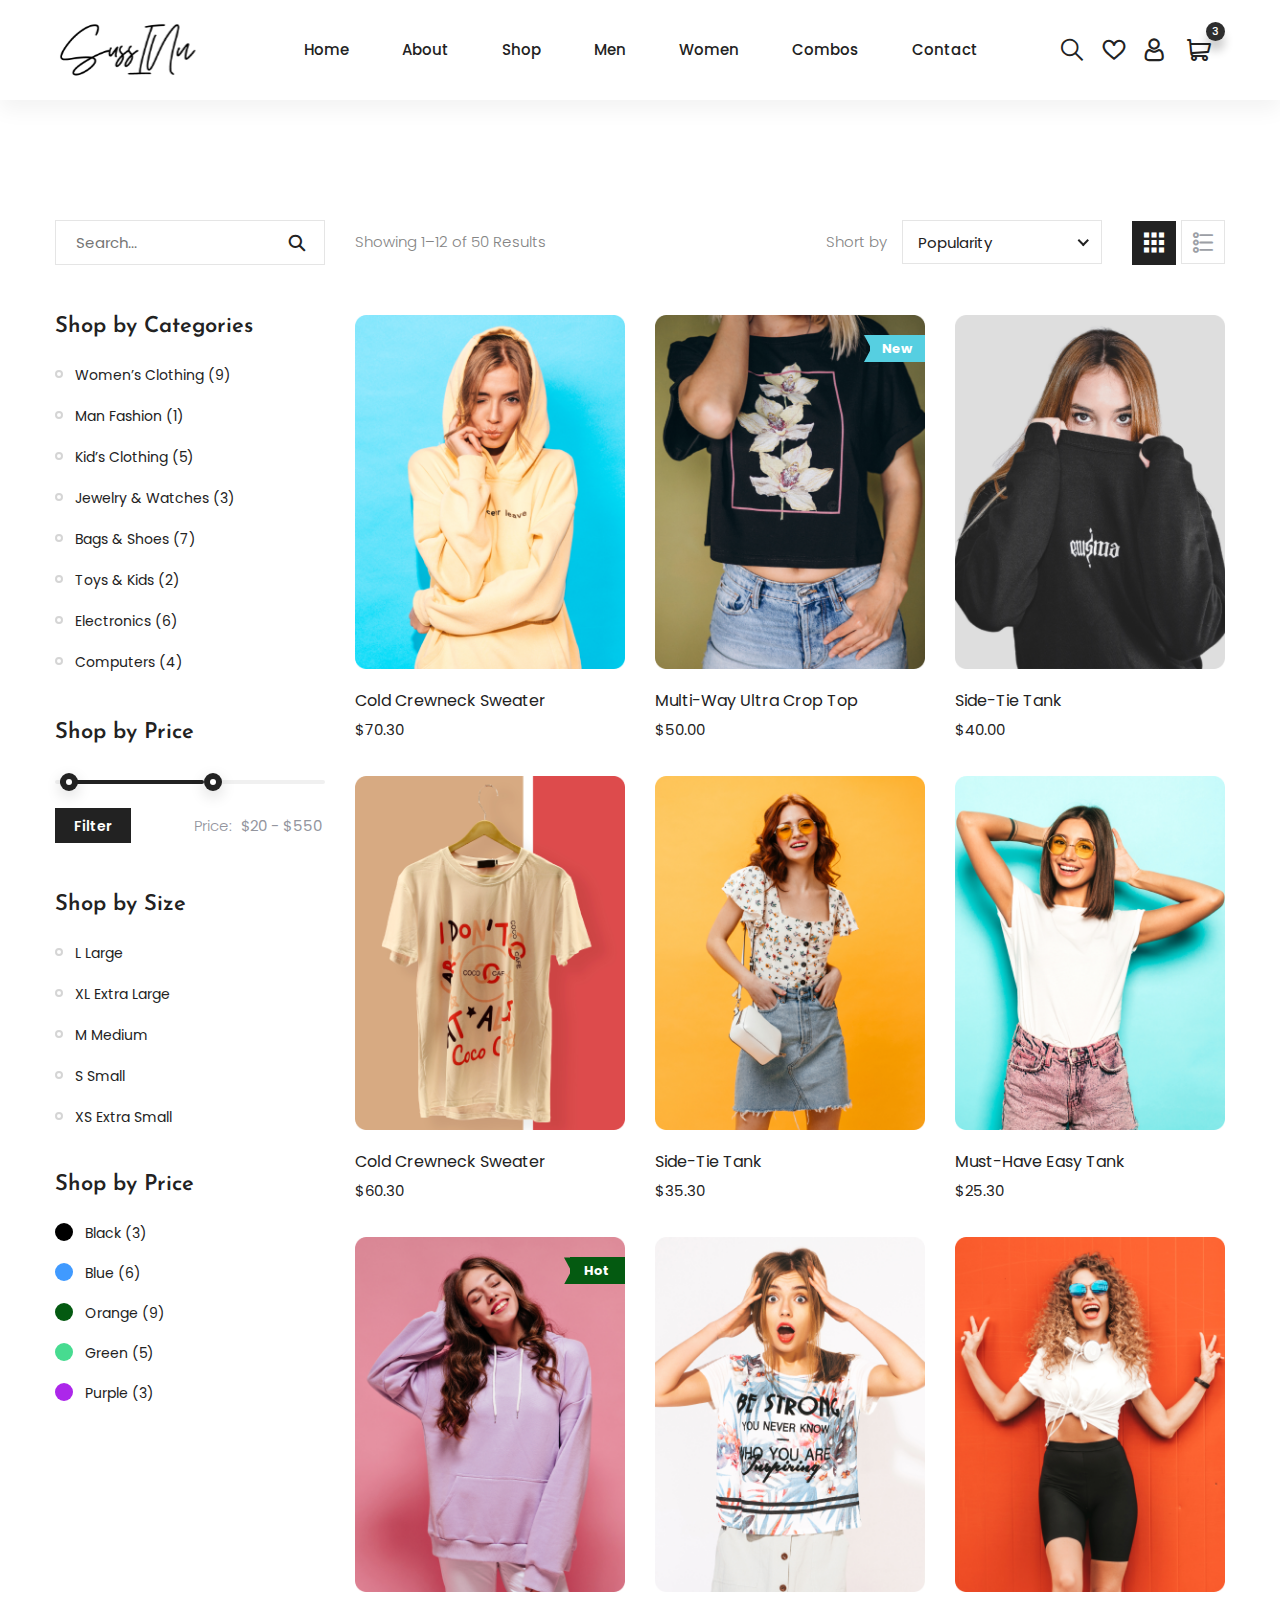
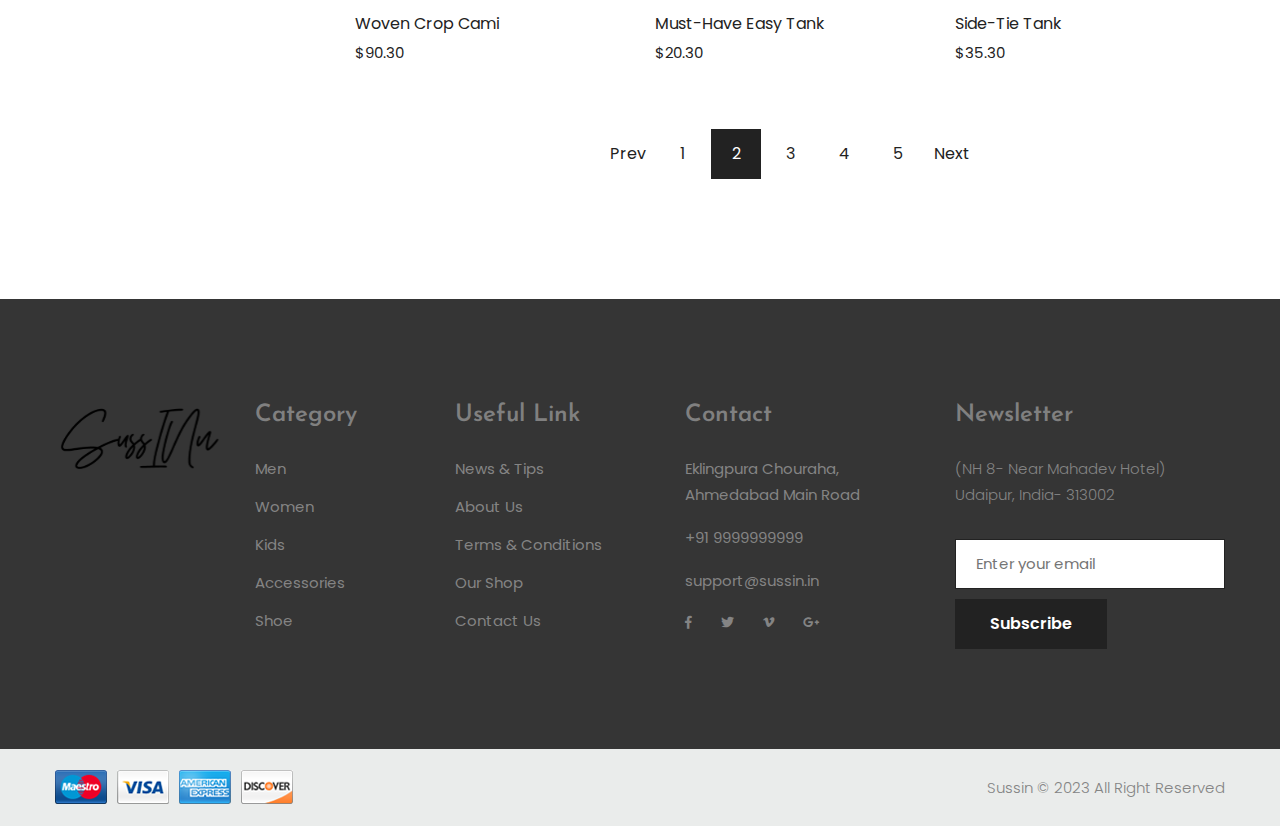
<file: shop-2.html>
<!DOCTYPE html>
<html lang="en">
<head>
<meta charset="utf-8">
<meta http-equiv="X-UA-Compatible" content="IE=edge">
<meta name="viewport" content="width=device-width, initial-scale=1.0, maximum-scale=1.0, user-scalable=0">

<title>Sussin</title>

<!-- Fav Icon -->
<link rel="icon" href="assets/images/logo.svg" type="image/x-icon">

<!-- Google Fonts -->
<link href="https://fonts.googleapis.com/css2?family=Josefin+Sans:ital,wght@0,400;0,500;0,600;0,700;1,400;1,500;1,600;1,700&display=swap" rel="stylesheet">
<link href="https://fonts.googleapis.com/css2?family=Poppins:ital,wght@0,400;0,500;0,600;0,700;0,800;0,900;1,300;1,400;1,500;1,600;1,700;1,800;1,900&display=swap" rel="stylesheet">

<!-- Stylesheets -->
<link href="assets/css/font-awesome-all.css" rel="stylesheet">
<link href="assets/css/flaticon.css" rel="stylesheet">
<link href="assets/css/owl.css" rel="stylesheet">
<link href="assets/css/bootstrap.css" rel="stylesheet">
<link href="assets/css/jquery.fancybox.min.css" rel="stylesheet">
<link href="assets/css/animate.css" rel="stylesheet">
<link href="assets/css/jquery-ui.css" rel="stylesheet">
<link href="assets/css/nice-select.css" rel="stylesheet">
<link href="assets/css/color.css" rel="stylesheet">
<link href="assets/css/style.css" rel="stylesheet">
<link href="assets/css/responsive.css" rel="stylesheet">

</head>


<!-- page wrapper -->
<body>


        <!-- search-popup -->
        <div id="search-popup" class="search-popup">
            <div class="close-search"><i class="flaticon-close"></i></div>
            <div class="popup-inner">
                <div class="overlay-layer"></div>
                <div class="search-form">
                    <form method="post" action="index.html">
                        <div class="form-group">
                            <fieldset>
                                <input type="search" class="form-control" name="search-input" value="" placeholder="Search Here" required >
                                <input type="submit" value="Search Now!" class="theme-btn style-four">
                            </fieldset>
                        </div>
                    </form>
                    <h3>Recent Search Keywords</h3>
                    <ul class="recent-searches">
                        <li><a href="index.html">Finance</a></li>
                        <li><a href="index.html">Idea</a></li>
                        <li><a href="index.html">Service</a></li>
                        <li><a href="index.html">Growth</a></li>
                        <li><a href="index.html">Plan</a></li>
                    </ul>
                </div>
            </div>
        </div>
        <!-- search-popup end -->


        <!-- main header -->
        <header class="main-header">
           
            <div class="header-lower">
                <div class="auto-container">
                    <div class="outer-box">
                        <figure class="logo-box"><a href="index.html"><img src="assets/images/logo.svg" alt=""></a></figure>
                        <div class="menu-area">
                            <!--Mobile Navigation Toggler-->
                            <div class="mobile-nav-toggler">
                                <i class="icon-bar"></i>
                                <i class="icon-bar"></i>
                                <i class="icon-bar"></i>
                            </div>
                            <nav class="main-menu navbar-expand-md navbar-light">
                                <div class="collapse navbar-collapse show clearfix" id="navbarSupportedContent">
                                    <ul class="navigation clearfix">
                                        <li><a href="index.html">Home</a>
                                        <li><a href="about.html">About</a>
                                        <li><a href="shop-2.html">Shop</a>
                                        <li><a href="shop-2.html">Men</a>
                                        <li><a href="shop-2.html">Women</a>
                                        <li><a href="shop-2.html">Combos</a>
                                        <li><a href="contact.html">Contact</a>
                                          
                           
                                        
                                    </ul>
                                </div>
                            </nav>
                        </div>
                        <ul class="menu-right-content clearfix">
                            <li>
                                <div class="search-btn">
                                    <button type="button" class="search-toggler"><i class="flaticon-search"></i></button>
                                </div>
                            </li>
                            <li><a href="wishlist.html"><i class="flaticon-like"></i></a></li>
                            <li><a href="my-account.html"><i class="flaticon-user"></i></a></li>
                            <li class="shop-cart">
                                <a href="cart.html"><i class="flaticon-shopping-cart-1"></i><span>3</span></a>
                            </li>
                        </ul>
                    </div>
                </div>
            </div>
            <!--sticky Header-->
            <div class="sticky-header">
                <div class="auto-container">
                    <div class="outer-box clearfix">
                        <div class="logo-box pull-left">
                            <figure class="logo"><a href="index.html"><img src="assets/images/logo.svg" alt=""></a></figure>
                        </div>
                        <div class="menu-area pull-right">
                            <nav class="main-menu clearfix">
                                <!--Keep This Empty / Menu will come through Javascript-->
                            </nav>
                        </div>
                    </div>
                </div>
            </div>
        </header>
        <!-- main-header end -->

        <!-- Mobile Menu  -->
        <div class="mobile-menu">
            <div class="menu-backdrop"></div>
            <div class="close-btn"><i class="fas fa-times"></i></div>
            <nav class="menu-box">
                <div class="nav-logo"><a href="index.html"><img src="assets/images/logo-2.svg" alt="" title=""></a></div>
                <div class="menu-outer"><!--Here Menu Will Come Automatically Via Javascript / Same Menu as in Header--></div>
                <div class="contact-info">
                    <h4>Contact Info</h4>
                    <ul>
                        <li>Chicago 12, Melborne City, USA</li>
                        <li><a href="tel:+8801682648101">+88 01682648101</a></li>
                        <li><a href="mailto:info@example.com">info@example.com</a></li>
                    </ul>
                </div>
                <div class="social-links">
                    <ul class="clearfix">
                        <li><a href="index.html"><span class="fab fa-twitter"></span></a></li>
                        <li><a href="index.html"><span class="fab fa-facebook-square"></span></a></li>
                        <li><a href="index.html"><span class="fab fa-pinterest-p"></span></a></li>
                        <li><a href="index.html"><span class="fab fa-instagram"></span></a></li>
                        <li><a href="index.html"><span class="fab fa-youtube"></span></a></li>
                    </ul>
                </div>
            </nav>
        </div><!-- End Mobile Menu -->



        <!-- shop-page-section -->
        <section class="shop-page-section sidebar-page-container shop-page-2">
            <div class="auto-container">
                <div class="row clearfix">
                    <button class="btn-dark p-2 mx-2 sidebar-side-btn my-2" id="sidebar-side-btn">Filters</button>
                    <div class="col-lg-3 col-md-12 col-sm-12 sidebar-side" id="sidebar-side">
                        <div class="sidebar shop-sidebar">
                            <div class="sidebar-widget search-widget">
                                <form action="index.html" method="post" class="search-form">
                                    <div class="form-group">
                                        <input type="search" name="search-field" placeholder="Search..." required="">
                                        <button type="submit"><i class="flaticon-search"></i></button>
                                    </div>
                                </form>
                            </div>
                            <div class="sidebar-widget categories-widget">
                                <div class="widget-title">
                                    <h3>Shop by Categories</h3>
                                </div>
                                <div class="widget-content">
                                    <ul class="categories-list clearfix">
                                        <li><a href="product-details-2.html">Women’s Clothing (9)</a></li>
                                        <li><a href="product-details-2.html">Man Fashion (1)</a></li>
                                        <li><a href="product-details-2.html">Kid’s Clothing (5)</a></li>
                                        <li><a href="product-details-2.html">Jewelry & Watches (3)</a></li>
                                        <li><a href="product-details-2.html">Bags & Shoes (7)</a></li>
                                        <li><a href="product-details-2.html">Toys & Kids (2)</a></li>
                                        <li><a href="product-details-2.html">Electronics (6)</a></li>
                                        <li><a href="product-details-2.html">Computers (4)</a></li>
                                    </ul>
                                </div>
                            </div>
                            <div class="sidebar-widget price-filter">
                                <div class="widget-title">
                                    <h3>Shop by Price</h3>
                                </div>
                                <div class="range-slider clearfix">
                                    <div class="price-range-slider"></div>
                                    <div class="clearfix">
                                        <div class="pull-left">
                                            <a href="#" class="theme-btn-two filter-btn">Filter</a>
                                        </div>
                                        <div class="pull-right">
                                            <p>Price:</p>
                                            <div class="title"></div>
                                            <div class="input"><input type="text" class="property-amount" name="field-name" readonly=""></div>
                                        </div>
                                    </div>
                                </div>
                            </div>
                            <div class="sidebar-widget size-widget">
                                <div class="widget-title">
                                    <h3>Shop by Size</h3>
                                </div>
                                <div class="widget-content">
                                    <ul class="size-list clearfix">
                                        <li><a href="shop-2.html">L  Large</a></li>
                                        <li><a href="shop-2.html">XL  Extra Large</a></li>
                                        <li><a href="shop-2.html">M  Medium</a></li>
                                        <li><a href="shop-2.html">S  Small</a></li>
                                        <li><a href="shop-2.html">XS  Extra Small</a></li>
                                    </ul>
                                </div>
                            </div>
                            <div class="sidebar-widget color-widget">
                                <div class="widget-title">
                                    <h3>Shop by Price</h3>
                                </div>
                                <div class="widget-content">
                                    <ul class="color-list list-item clearfix">
                                        <li><span class="black"></span><a href="shop-2.html">Black (3)</a></li>
                                        <li><span class="blue"></span><a href="shop-2.html">Blue (6)</a></li>
                                        <li><span class="orange"></span><a href="shop-2.html">Orange (9)</a></li>
                                        <li><span class="green"></span><a href="shop-2.html">Green (5)</a></li>
                                        <li><span class="purple"></span><a href="shop-2.html">Purple (3)</a></li>
                                    </ul>
                                </div>
                            </div>
                        </div>
                    </div>
                    <div class="col-lg-9 col-md-12 col-sm-12 content-side">
                        <div class="sidebar-content">
                            <div class="item-shorting clearfix">
                                <div class="left-column pull-left clearfix">
                                    <div class="text"><p>Showing 1–12 of 50 Results</p></div>
                                </div>
                                <div class="right-column pull-right clearfix">
                                    <div class="short-box clearfix">
                                        <p>Short by</p>
                                        <div class="select-box">
                                            <select class="wide">
                                               <option data-display="Popularity">Popularity</option>
                                               <option value="1">New Collection</option>
                                               <option value="2">Top Sell</option>
                                               <option value="4">Top Ratted</option>
                                            </select>
                                        </div>
                                    </div>
                                    <div class="menu-box">
                                        <a href="shop-2.html"><i class="flaticon-menu"></i></a>
                                        <a href="shop-2.html"><i class="flaticon-list"></i></a>
                                    </div>
                                </div>
                            </div>
                            <div class="our-shop">
                                <div class="row clearfix">
                                    <div class="col-lg-4 col-md-6 col-sm-12 shop-block">
                                        <div class="shop-block-one">
                                            <div class="inner-box">
                                                <figure class="image-box">
                                                    <img src="assets/images/suss/shop/Rectangle 215.png" alt="">
                                                    <ul class="info-list clearfix">
                                                        <li><a href="index.html"><i class="flaticon-heart"></i></a></li>
                                                        <li><a href="product-details-2.html">Add to cart</a></li>
                                                        <li><a href="assets/images/suss/shop/Rectangle 215.png" class="lightbox-image" data-fancybox="gallery"><i class="flaticon-search"></i></a></li>
                                                    </ul>
                                                </figure>
                                                <div class="lower-content">
                                                    <a href="product-details-2.html">Cold Crewneck Sweater</a>
                                                    <span class="price">$70.30</span>
                                                </div>
                                            </div>
                                        </div>
                                    </div>
                                    <div class="col-lg-4 col-md-6 col-sm-12 shop-block">
                                        <div class="shop-block-one">
                                            <div class="inner-box">
                                                <figure class="image-box">
                                                    <img src="assets/images/suss/shop/Rectangle 225.png" alt="">
                                                    <span class="category green-bg">New</span>
                                                    <ul class="info-list clearfix">
                                                        <li><a href="index.html"><i class="flaticon-heart"></i></a></li>
                                                        <li><a href="product-details-2.html">Add to cart</a></li>
                                                        <li><a href="assets/images/suss/shop/Rectangle 225.png" class="lightbox-image" data-fancybox="gallery"><i class="flaticon-search"></i></a></li>
                                                    </ul>
                                                </figure>
                                                <div class="lower-content">
                                                    <a href="product-details-2.html">Multi-Way Ultra Crop Top</a>
                                                    <span class="price">$50.00</span>
                                                </div>
                                            </div>
                                        </div>
                                    </div>
                                    <div class="col-lg-4 col-md-6 col-sm-12 shop-block">
                                        <div class="shop-block-one">
                                            <div class="inner-box">
                                                <figure class="image-box">
                                                    <img src="assets/images/suss/shop/Rectangle 25.png" alt="">
                                                    <ul class="info-list clearfix">
                                                        <li><a href="index.html"><i class="flaticon-heart"></i></a></li>
                                                        <li><a href="product-details-2.html">Add to cart</a></li>
                                                        <li><a href="assets/images/suss/shop/Rectangle 25.png" class="lightbox-image" data-fancybox="gallery"><i class="flaticon-search"></i></a></li>
                                                    </ul>
                                                </figure>
                                                <div class="lower-content">
                                                    <a href="product-details-2.html">Side-Tie Tank</a>
                                                    <span class="price">$40.00</span>
                                                </div>
                                            </div>
                                        </div>
                                    </div>
                                    <div class="col-lg-4 col-md-6 col-sm-12 shop-block">
                                        <div class="shop-block-one">
                                            <div class="inner-box">
                                                <figure class="image-box">
                                                    <img src="assets/images/suss/shop/Rectangle 253.png" alt="">
                                                    <ul class="info-list clearfix">
                                                        <li><a href="index.html"><i class="flaticon-heart"></i></a></li>
                                                        <li><a href="product-details.html">Add to cart</a></li>
                                                        <li><a href="assets/images/suss/shop/Rectangle 253.png" class="lightbox-image" data-fancybox="gallery"><i class="flaticon-search"></i></a></li>
                                                    </ul>
                                                </figure>
                                                <div class="lower-content">
                                                    <a href="product-details-2.html">Cold Crewneck Sweater</a>
                                                    <span class="price">$60.30</span>
                                                </div>
                                            </div>
                                        </div>
                                    </div>
                                    <div class="col-lg-4 col-md-6 col-sm-12 shop-block">
                                        <div class="shop-block-one">
                                            <div class="inner-box">
                                                <figure class="image-box">
                                                    <img src="assets/images/suss/shop/Rectangle 258.png" alt="">
                                                    <ul class="info-list clearfix">
                                                        <li><a href="index.html"><i class="flaticon-heart"></i></a></li>
                                                        <li><a href="product-details.html">Add to cart</a></li>
                                                        <li><a href="assets/images/suss/shop/Rectangle 258.png" class="lightbox-image" data-fancybox="gallery"><i class="flaticon-search"></i></a></li>
                                                    </ul>
                                                </figure>
                                                <div class="lower-content">
                                                    <a href="product-details-2.html">Side-Tie Tank</a>
                                                    <span class="price">$35.30</span>
                                                </div>
                                            </div>
                                        </div>
                                    </div>
                                    <div class="col-lg-4 col-md-6 col-sm-12 shop-block">
                                        <div class="shop-block-one">
                                            <div class="inner-box">
                                                <figure class="image-box">
                                                    <img src="assets/images/suss/shop/Rectangle 26.png" alt="">
                                                    <ul class="info-list clearfix">
                                                        <li><a href="index.html"><i class="flaticon-heart"></i></a></li>
                                                        <li><a href="product-details.html">Add to cart</a></li>
                                                        <li><a href="assets/images/suss/shop/Rectangle 26.png" class="lightbox-image" data-fancybox="gallery"><i class="flaticon-search"></i></a></li>
                                                    </ul>
                                                </figure>
                                                <div class="lower-content">
                                                    <a href="product-details-2.html">Must-Have Easy Tank</a>
                                                    <span class="price">$25.30</span>
                                                </div>
                                            </div>
                                        </div>
                                    </div>
                                    <div class="col-lg-4 col-md-6 col-sm-12 shop-block">
                                        <div class="shop-block-one">
                                            <div class="inner-box">
                                                <figure class="image-box">
                                                    <img src="assets/images/suss/shop/Rectangle 27.png" alt="">
                                                    <span class="category red-bg">Hot</span>
                                                    <ul class="info-list clearfix">
                                                        <li><a href="index.html"><i class="flaticon-heart"></i></a></li>
                                                        <li><a href="product-details-2.html">Add to cart</a></li>
                                                        <li><a href="assets/images/suss/shop/Rectangle 27.png" class="lightbox-image" data-fancybox="gallery"><i class="flaticon-search"></i></a></li>
                                                    </ul>
                                                </figure>
                                                <div class="lower-content">
                                                    <a href="product-details.html">Woven Crop Cami</a>
                                                    <span class="price">$90.30</span>
                                                </div>
                                            </div>
                                        </div>
                                    </div>
                                    <div class="col-lg-4 col-md-6 col-sm-12 shop-block">
                                        <div class="shop-block-one">
                                            <div class="inner-box">
                                                <figure class="image-box">
                                                    <img src="assets/images/suss/shop/Rectangle 29.png" alt="">
                                                    <ul class="info-list clearfix">
                                                        <li><a href="index.html"><i class="flaticon-heart"></i></a></li>
                                                        <li><a href="product-details-2.html">Add to cart</a></li>
                                                        <li><a href="assets/images/suss/shop/Rectangle 29.png" class="lightbox-image" data-fancybox="gallery"><i class="flaticon-search"></i></a></li>
                                                    </ul>
                                                </figure>
                                                <div class="lower-content">
                                                    <a href="product-details.html">Must-Have Easy Tank</a>
                                                    <span class="price">$20.30</span>
                                                </div>
                                            </div>
                                        </div>
                                    </div>
                                    <div class="col-lg-4 col-md-6 col-sm-12 shop-block">
                                        <div class="shop-block-one">
                                            <div class="inner-box">
                                                <figure class="image-box">
                                                    <img src="assets/images/suss/shop/Rectangle 291.png" alt="">
                                                    <ul class="info-list clearfix">
                                                        <li><a href="index.html"><i class="flaticon-heart"></i></a></li>
                                                        <li><a href="product-details-2.html">Add to cart</a></li>
                                                        <li><a href="assets/images/suss/shop/Rectangle 291.png" class="lightbox-image" data-fancybox="gallery"><i class="flaticon-search"></i></a></li>
                                                    </ul>
                                                </figure>
                                                <div class="lower-content">
                                                    <a href="product-details.html">Side-Tie Tank</a>
                                                    <span class="price">$35.30</span>
                                                </div>
                                            </div>
                                        </div>
                                    </div>
                         
                                </div>
                            </div>
                            <div class="pagination-wrapper centred">
                                <ul class="pagination clearfix">
                                    <li><a href="shop-2.html">Prev</a></li>
                                    <li><a href="shop-2.html">1</a></li>
                                    <li><a href="shop-2.html" class="active">2</a></li>
                                    <li><a href="shop-2.html">3</a></li>
                                    <li><a href="shop-2.html">4</a></li>
                                    <li><a href="shop-2.html">5</a></li>
                                    <li><a href="shop-2.html">Next</a></li>
                                </ul>
                            </div>
                        </div>
                    </div>
                </div>
            </div>
        </section>
        <!-- shop-page-section end -->


        <!-- main-footer -->
        <footer class="main-footer">
            <div class="footer-top">
                <div class="auto-container">
                    <div class="row clearfix">
                        <div class="col-lg-6 col-md-12 col-sm-12 big-column">
                            <div class="row clearfix">
                                <div class="col-lg-4 col-md-4 col-sm-12 footer-column">
                                    <div class="footer-widget logo-widget">
                                        <figure class="footer-logo"><a href="index.html"><img src="assets/images/logo.svg" alt=""></a></figure>
                                    </div>
                                </div>
                                <div class="col-lg-4 col-md-4 col-sm-12 footer-column">
                                    <div class="footer-widget links-widget">
                                        <div class="widget-title">
                                            <h3>Category</h3>
                                        </div>
                                        <div class="widget-content">
                                            <ul class="links-list clearfix">
                                                <li><a href="index.html">Men</a></li>
                                                <li><a href="index.html">Women</a></li>
                                                <li><a href="index.html">Kids</a></li>
                                                <li><a href="index.html">Accessories</a></li>
                                                <li><a href="index.html">Shoe</a></li>
                                            </ul>
                                        </div>
                                    </div>
                                </div>
                                <div class="col-lg-4 col-md-4 col-sm-12 footer-column">
                                    <div class="footer-widget links-widget">
                                        <div class="widget-title">
                                            <h3>Useful Link</h3>
                                        </div>
                                        <div class="widget-content">
                                            <ul class="links-list clearfix">
                                                <li><a href="index.html">News & Tips</a></li>
                                                <li><a href="index.html">About Us</a></li>
                                                <li><a href="index.html">Terms & Conditions</a></li>
                                                <li><a href="index.html">Our Shop</a></li>
                                                <li><a href="index.html">Contact Us</a></li>
                                            </ul>
                                        </div>
                                    </div>
                                </div>
                            </div>
                        </div>
                        <div class="col-lg-6 col-md-12 col-sm-12 big-column">
                            <div class="row clearfix">
                                <div class="col-lg-6 col-md-6 col-sm-12 footer-column">
                                    <div class="footer-widget contact-widget">
                                        <div class="widget-title">
                                            <h3>Contact</h3>
                                        </div>
                                        <ul class="info-list clearfix">
                                            <li>Eklingpura Chouraha,<br> Ahmedabad Main Road</li>
                                            <li><a href="tel:23055873407">+91 9999999999</a></li>
                                            <li><a href="mailto:info@example.com">support@sussin.in</a></li>
                                        </ul>
                                        <ul class="footer-social clearfix">
                                            <li><a href="index.html"><i class="fab fa-facebook-f"></i></a></li>
                                            <li><a href="index.html"><i class="fab fa-twitter"></i></a></li>
                                            <li><a href="index.html"><i class="fab fa-vimeo-v"></i></a></li>
                                            <li><a href="index.html"><i class="fab fa-google-plus-g"></i></a></li>
                                        </ul>
                                    </div>
                                </div>
                                <div class="col-lg-6 col-md-6 col-sm-12 footer-column">
                                    <div class="footer-widget newsletter-widget">
                                        <div class="widget-title">
                                            <h3>Newsletter</h3>
                                        </div>
                                        <div class="widget-content">
                                            <p>(NH 8- Near Mahadev Hotel) Udaipur, India- 313002</p>
                                            <form action="contact.html" method="post" class="newsletter-form">
                                                <div class="form-group">
                                                    <input type="email" name="email" placeholder="Enter your email" required="">
                                                    <button type="submit" class="theme-btn-two">Subscribe</button>
                                                </div>
                                            </form>
                                        </div>
                                    </div>
                                </div>
                            </div>
                        </div>
                    </div>
                </div>
            </div>
            <div class="footer-bottom">
                <div class="auto-container clearfix">
                    <ul class="cart-list pull-left clearfix">
                        <li><a href="index.html"><img src="assets/images/resource/card-1.png" alt=""></a></li>
                        <li><a href="index.html"><img src="assets/images/resource/card-2.png" alt=""></a></li>
                        <li><a href="index.html"><img src="assets/images/resource/card-3.png" alt=""></a></li>
                        <li><a href="index.html"><img src="assets/images/resource/card-4.png" alt=""></a></li>
                    </ul>
                    <div class="copyright pull-right">
                        <p><a href="index.html">Sussin</a> &copy; 2023 All Right Reserved</p>
                    </div>
                </div>
            </div>
        </footer>
        <!-- main-footer end -->


        <!--Scroll to top-->
        <button class="scroll-top scroll-to-target" data-target="html">
            <i class="fas fa-long-arrow-alt-up"></i>
        </button>
    </div>


    <!-- jequery plugins -->
    <script src="assets/js/jquery.js"></script>
    <script src="assets/js/popper.min.js"></script>
    <script src="assets/js/bootstrap.min.js"></script>
    <script src="assets/js/owl.js"></script>
    <script src="assets/js/wow.js"></script>
    <script src="assets/js/validation.js"></script>
    <script src="assets/js/jquery.fancybox.js"></script>
    <script src="assets/js/TweenMax.min.js"></script>
    <script src="assets/js/appear.js"></script>
    <script src="assets/js/scrollbar.js"></script>
    <script src="assets/js/jquery.nice-select.min.js"></script>
    <script src="assets/js/isotope.js"></script>
    <script src="assets/js/jquery-ui.js"></script>

    <!-- main-js -->
    <script src="assets/js/script.js"></script>
</body><!-- End of .page_wrapper -->
</html>
</file>
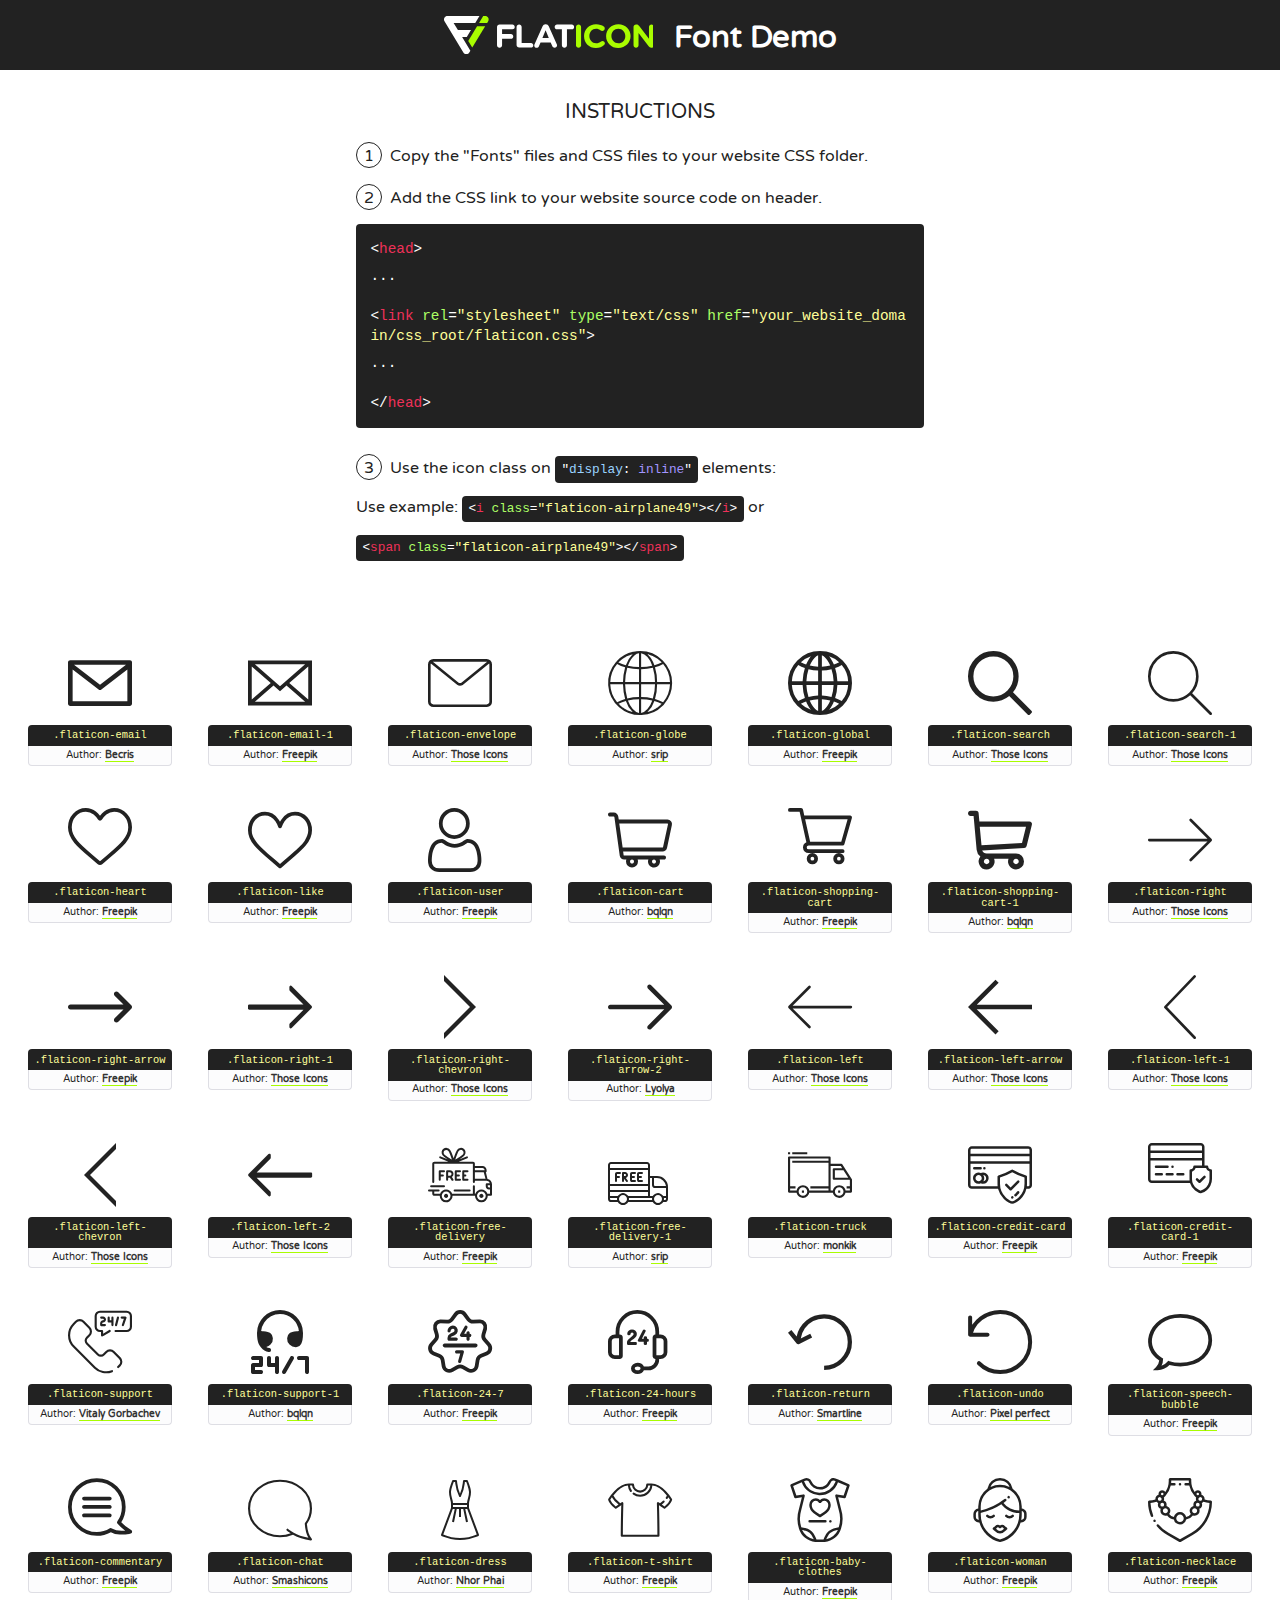
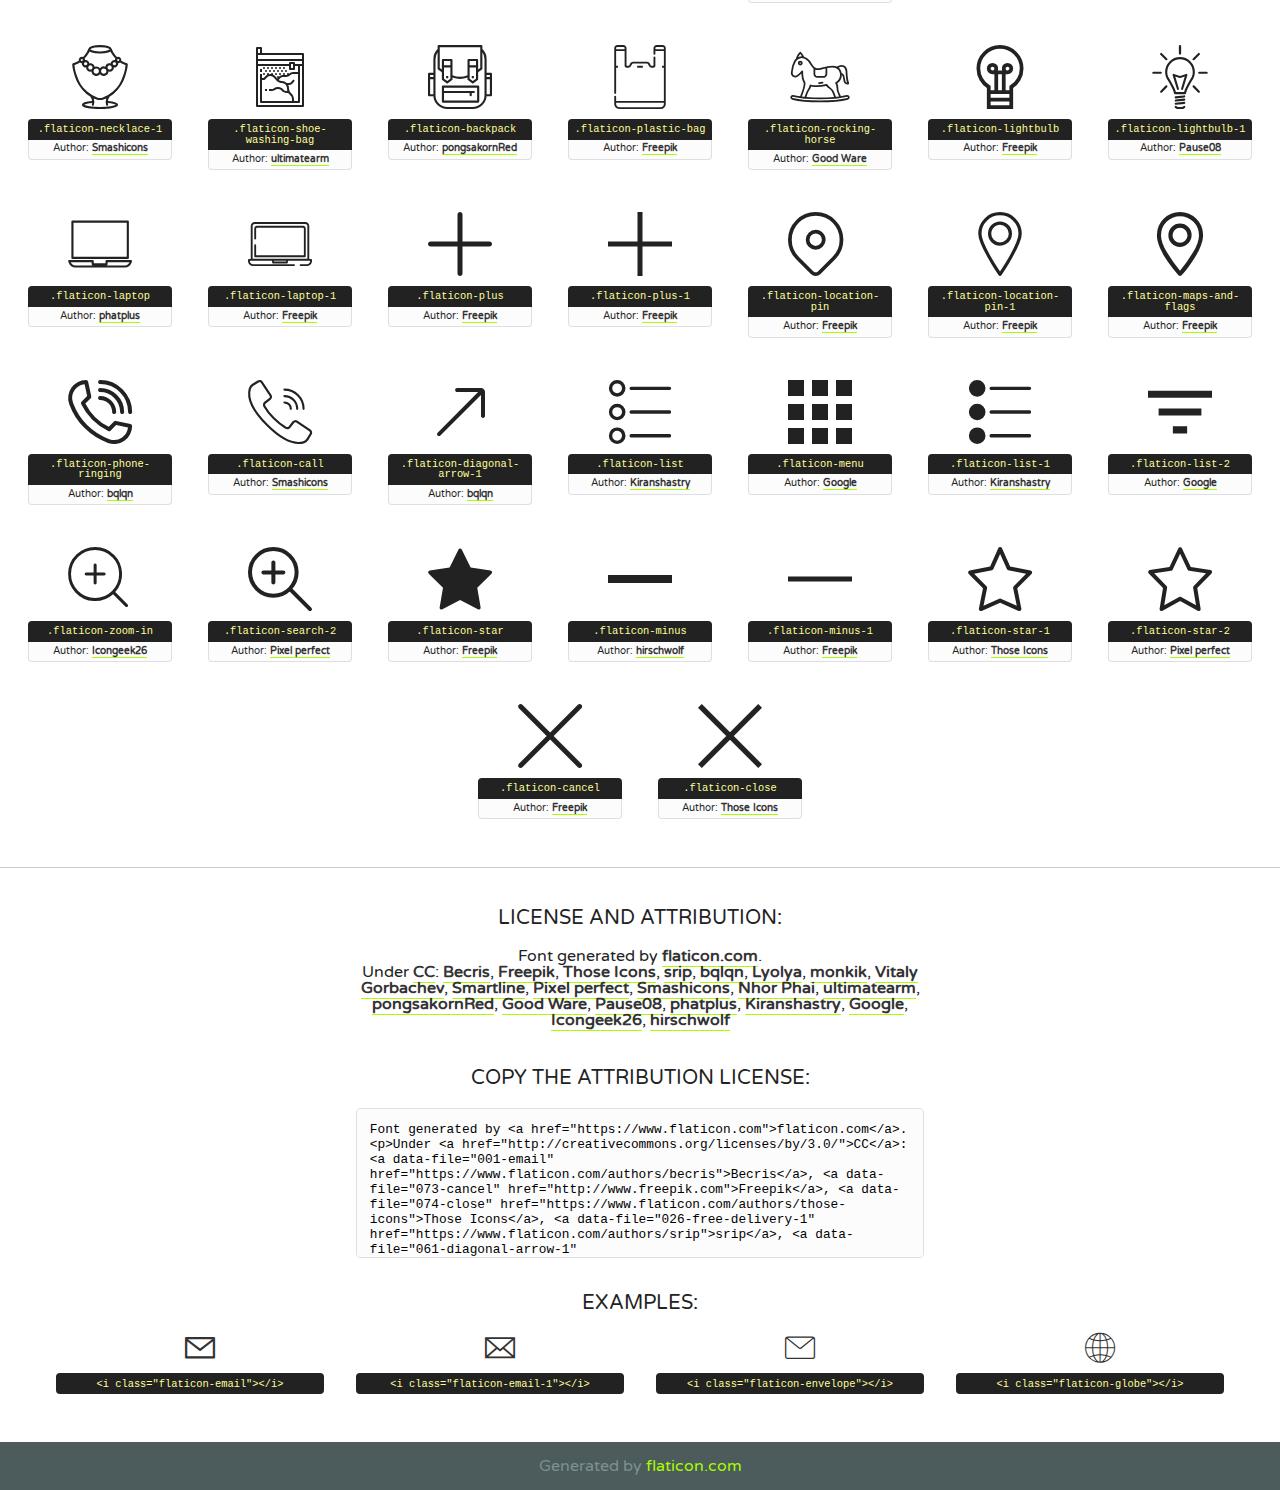
<file: assets/fonts/flaticon.html>
<!DOCTYPE html>
<!--
  Flaticon icon font: Flaticon
  Creation date: 09/06/2020 03:43
-->
<html>
<!DOCTYPE html>
<html>

<head>
    <title>Flaticon WebFont</title>
    <link href="http://fonts.googleapis.com/css?family=Varela+Round" rel="stylesheet" type="text/css" />
    <link rel="stylesheet" type="text/css" href="flaticon.css">
    <meta charset="UTF-8">
    <style>
    html, body, div, span, applet, object, iframe,
    h1, h2, h3, h4, h5, h6, p, blockquote, pre,
    a, abbr, acronym, address, big, cite, code,
    del, dfn, em, img, ins, kbd, q, s, samp,
    small, strike, strong, sub, sup, tt, var,
    b, u, i, center,
    dl, dt, dd, ol, ul, li,
    fieldset, form, label, legend,
    table, caption, tbody, tfoot, thead, tr, th, td,
    article, aside, canvas, details, embed, 
    figure, figcaption, footer, header, hgroup, 
    menu, nav, output, ruby, section, summary,
    time, mark, audio, video {
        margin: 0;
        padding: 0;
        border: 0;
        font-size: 100%;
        font: inherit;
        vertical-align: baseline;
    }
    /* HTML5 display-role reset for older browsers */
    article, aside, details, figcaption, figure, 
    footer, header, hgroup, menu, nav, section {
        display: block;
    }
    body {
        line-height: 1;
    }
    ol, ul {
        list-style: none;
    }
    blockquote, q {
        quotes: none;
    }
    blockquote:before, blockquote:after,
    q:before, q:after {
        content: '';
        content: none;
    }
    table {
        border-collapse: collapse;
        border-spacing: 0;
    }
    body {
        font-family: 'Varela Round', Helvetica, Arial, sans-serif;
        font-size: 16px;
        color: #222;
    }
    a {
        color: #333;
        border-bottom: 1px solid #a9fd00;
        font-weight: bold;
        text-decoration: none;
    }
    * {
        -moz-box-sizing: border-box;
        -webkit-box-sizing: border-box;
        box-sizing: border-box;
        margin: 0;
        padding: 0;
    }
    [class^="flaticon-"]:before, [class*=" flaticon-"]:before, [class^="flaticon-"]:after, [class*=" flaticon-"]:after {
        font-family: Flaticon;
        font-size: 30px;
        font-style: normal;
        margin-left: 20px;
        color: #333;
    }
    .wrapper {
        max-width: 600px;
        margin: auto;
        padding: 0 1em;
    }
    .title {
        font-size: 1.25em;
        text-align: center;
        margin-bottom: 1em;
        text-transform: uppercase;
    }
    header {
        text-align: center;
        background-color: #222;
        color: #fff;
        padding: 1em;
    }
    header .logo {
        width: 210px;
        height: 38px;
        display: inline-block;
        vertical-align: middle;
        margin-right: 1em;
        border: none;
    }
    header strong {
        font-size: 1.95em;
        font-weight: bold;
        vertical-align: middle;
        margin-top: 5px;
        display: inline-block;
    }
    .demo {
        margin: 2em auto;
        line-height: 1.25em;
    }
    .demo ul li {
        margin-bottom: 1em;
    }
    .demo ul li .num {
        color: #222;
        border-radius: 20px;
        display: inline-block;
        width: 26px;
        padding: 3px;
        height: 26px;
        text-align: center;
        margin-right: 0.5em;
        border: 1px solid #222;
    }
    .demo ul li code {
        background-color: #222;
        border-radius: 4px;
        padding: 0.25em 0.5em;
        display: inline-block;
        color: #fff;
        font-family: Consolas,Monaco,Lucida Console,Liberation Mono,DejaVu Sans Mono,Bitstream Vera Sans Mono,Courier New, monospace;
        font-weight: lighter;
        margin-top: 1em;
        font-size: 0.8em;
        word-break: break-all;
    }
    .demo ul li code.big {
        padding: 1em;
        font-size: 0.9em;
    }
    .demo ul li code .red {
        color: #EF3159;
    }
    .demo ul li code .green {
        color: #ACFF65;
    }
    .demo ul li code .yellow {
        color: #FFFF99;
    }
    .demo ul li code .blue {
        color: #99D3FF;
    }
    .demo ul li code .purple {
        color: #A295FF;
    }
    .demo ul li code .dots {
        margin-top: 0.5em;
        display: block;
    }
    #glyphs {
        border-bottom: 1px solid #ccc;
        padding: 2em 0;
        text-align: center;
    }
    .glyph {
        display: inline-block;
        width: 9em;
        margin: 1em;
        text-align: center;
        vertical-align: top;
        background: #FFF;
    }
    .glyph .glyph-icon {
        padding: 10px;
        display: block;
        font-family:"Flaticon";
        font-size: 64px;
        line-height: 1;
    }
    .glyph .glyph-icon:before {
        font-size: 64px;
        color: #222;
        margin-left: 0;
    }
    .class-name {
        font-size: 0.65em;
        background-color: #222;
        color: #fff;
        border-radius: 4px 4px 0 0;
        padding: 0.5em;
        color: #FFFF99;
        font-family: Consolas,Monaco,Lucida Console,Liberation Mono,DejaVu Sans Mono,Bitstream Vera Sans Mono,Courier New, monospace;
    }
    .author-name {
        font-size: 0.6em;
        background-color: #fcfcfd;
        border: 1px solid #DEDEE4;
        border-top: 0;
        border-radius: 0 0 4px 4px;
        padding: 0.5em;
    }
    .class-name:last-child {
        font-size: 10px;
        color:#888;
    }
    .class-name:last-child a {
        font-size: 10px;
        color:#555;
    }
    .class-name:last-child a:hover {
        color:#a9fd00;
    }
    .glyph > input {
        display: block;
        width: 100px;
        margin: 5px auto;
        text-align: center;
        font-size: 12px;
        cursor: text;
    }
    .glyph > input.icon-input {
        font-family:"Flaticon";
        font-size: 16px;
        margin-bottom: 10px;
    }
    .attribution .title {
        margin-top: 2em;
    }
    .attribution textarea {
        background-color: #fcfcfd;
        padding: 1em;
        border: none;
        box-shadow: none;
        border: 1px solid #DEDEE4;
        border-radius: 4px;
        resize: none;
        width: 100%;
        height: 150px;
        font-size: 0.8em;
        font-family: Consolas,Monaco,Lucida Console,Liberation Mono,DejaVu Sans Mono,Bitstream Vera Sans Mono,Courier New, monospace;
        -webkit-appearance: none;
    }
    .iconsuse {
        margin: 2em auto;
        text-align: center;
        max-width: 1200px;
    }
    .iconsuse:after {
        content: '';
        display: table;
        clear: both;
    }
    .iconsuse .image {
        float: left;
        width: 25%;
        padding: 0 1em;
    }
    .iconsuse .image p {
        margin-bottom: 1em;
    }
    .iconsuse .image span {
        display: block;
        font-size: 0.65em;
        background-color: #222;
        color: #fff;
        border-radius: 4px;
        padding: 0.5em;
        color: #FFFF99;
        margin-top: 1em;
        font-family: Consolas,Monaco,Lucida Console,Liberation Mono,DejaVu Sans Mono,Bitstream Vera Sans Mono,Courier New, monospace;
    }
    #footer {
        text-align: center;
        background-color: #4C5B5C;
        color: #7c9192;
        padding: 1em;
    }
    #footer a {
        border: none;
        color: #a9fd00;
        font-weight: normal;
    }
    @media (max-width: 960px) {
        .iconsuse .image {
            width: 50%;
        }
    }
    @media (max-width: 560px) {
        .iconsuse .image {
            width: 100%;
        }
    }
    </style>
</head>

<body class="characters-off">

    <header>
        <a href="https://www.flaticon.com" target="_blank" class="logo">
            <svg version="1.1" xmlns="http://www.w3.org/2000/svg" xmlns:xlink="http://www.w3.org/1999/xlink" xmlns:a="http://ns.adobe.com/AdobeSVGViewerExtensions/3.0/" viewBox="0 0 560.875 102.036" enable-background="new 0 0 560.875 102.036" xml:space="preserve">
                <defs>
                </defs>
                <g>
                    <g class="letters">
                        <path fill="#ffffff" d="M141.596,29.675c0-3.777,2.985-6.767,6.764-6.767h34.438c3.426,0,6.15,2.728,6.15,6.15
                        c0,3.43-2.724,6.149-6.15,6.149h-27.674v13.091h23.719c3.429,0,6.151,2.724,6.151,6.15c0,3.43-2.723,6.149-6.151,6.149h-23.719
                        v17.574c0,3.773-2.986,6.761-6.764,6.761c-3.779,0-6.764-2.989-6.764-6.761V29.675z"></path>
                        <path fill="#ffffff" d="M193.844,29.149c0-3.781,2.985-6.767,6.764-6.767c3.776,0,6.763,2.985,6.763,6.767v42.957h25.039
                        c3.426,0,6.149,2.726,6.149,6.153c0,3.425-2.723,6.15-6.149,6.15h-31.802c-3.779,0-6.764-2.986-6.764-6.768V29.149z"></path>
                        <path fill="#ffffff" d="M241.891,75.71l21.438-48.407c1.492-3.341,4.215-5.357,7.906-5.357h0.792
                        c3.686,0,6.323,2.017,7.815,5.357l21.439,48.407c0.436,0.967,0.701,1.845,0.701,2.723c0,3.602-2.809,6.501-6.414,6.501
                        c-3.161,0-5.269-1.845-6.499-4.655l-4.132-9.661h-27.059l-4.301,10.102c-1.144,2.631-3.426,4.214-6.237,4.214
                        c-3.517,0-6.24-2.81-6.24-6.325C241.1,77.64,241.451,76.677,241.891,75.71z M279.932,58.666l-8.521-20.297l-8.526,20.297H279.932
                        z"></path>
                        <path fill="#ffffff" d="M314.864,35.387H301.86c-3.429,0-6.239-2.813-6.239-6.238c0-3.429,2.811-6.24,6.239-6.24h39.533
                        c3.426,0,6.237,2.811,6.237,6.24c0,3.425-2.811,6.238-6.237,6.238h-13.001v42.785c0,3.773-2.99,6.761-6.764,6.761
                        c-3.779,0-6.764-2.989-6.764-6.761V35.387z"></path>
                        <path fill="#A9FD00" d="M352.615,29.149c0-3.781,2.985-6.767,6.767-6.767c3.774,0,6.761,2.985,6.761,6.767v49.024
                        c0,3.773-2.987,6.761-6.761,6.761c-3.781,0-6.767-2.989-6.767-6.761V29.149z"></path>
                        <path fill="#A9FD00" d="M374.132,53.836v-0.179c0-17.481,13.178-31.801,32.065-31.801c9.22,0,15.459,2.458,20.557,6.238
                        c1.402,1.054,2.637,2.985,2.637,5.357c0,3.692-2.985,6.59-6.681,6.59c-1.845,0-3.071-0.702-4.044-1.319
                        c-3.776-2.813-7.729-4.393-12.562-4.393c-10.364,0-17.831,8.611-17.831,19.154v0.173c0,10.542,7.291,19.329,17.831,19.329
                        c5.715,0,9.492-1.756,13.359-4.834c1.049-0.874,2.458-1.491,4.039-1.491c3.429,0,6.325,2.813,6.325,6.236
                        c0,2.106-1.056,3.78-2.282,4.834c-5.539,4.834-12.036,7.733-21.878,7.733C387.572,85.464,374.132,71.493,374.132,53.836z"></path>
                        <path fill="#A9FD00" d="M433.009,53.836v-0.179c0-17.481,13.79-31.801,32.766-31.801c18.981,0,32.592,14.143,32.592,31.628v0.173
                        c0,17.483-13.785,31.807-32.769,31.807C446.625,85.464,433.009,71.32,433.009,53.836z M484.224,53.836v-0.179
                        c0-10.539-7.725-19.326-18.626-19.326c-10.893,0-18.449,8.611-18.449,19.154v0.173c0,10.542,7.73,19.329,18.626,19.329
                        C476.676,72.986,484.224,64.378,484.224,53.836z"></path>
                        <path fill="#A9FD00" d="M506.233,29.321c0-3.774,2.99-6.763,6.767-6.763h1.401c3.252,0,5.183,1.583,7.029,3.953l26.093,34.265
                        V29.059c0-3.692,2.99-6.677,6.681-6.677c3.683,0,6.671,2.985,6.671,6.677v48.934c0,3.78-2.987,6.765-6.764,6.765h-0.436
                        c-3.257,0-5.188-1.581-7.034-3.953l-27.056-35.492v32.944c0,3.687-2.985,6.676-6.678,6.676c-3.683,0-6.673-2.989-6.673-6.676
                        V29.321z"></path>
                    </g>
                    <g class="insignia">
                        <path fill="#ffffff" d="M48.372,56.137h12.517l11.156-18.537H37.186L25.688,18.539h57.825L94.668,0H9.271
                        C5.925,0,2.842,1.801,1.198,4.716c-1.644,2.907-1.593,6.482,0.134,9.343l50.38,83.501c1.678,2.781,4.689,4.476,7.938,4.476
                        c3.246,0,6.257-1.695,7.935-4.476l2.898-4.804L48.372,56.137z"></path>
                        <g class="i">
                            <path fill="#A9FD00" d="M93.575,18.539h0.031v0.004l21.652,0.004l2.705-4.488c1.727-2.861,1.778-6.436,0.133-9.343
                            C116.454,1.801,113.371,0,110.026,0h-5.294L93.575,18.539z"></path>
                            <polygon fill="#A9FD00" points="88.291,27.356 64.725,66.486 75.519,84.404 109.942,27.356"></polygon>
                        </g>
                    </g>
                </g>
            </svg>
        </a>
        <strong>Font Demo</strong>
    </header>


    <section class="demo wrapper">

        <p class="title">Instructions</p>

        <ul>
            <li>
                <span class="num">1</span>Copy the "Fonts" files and CSS files to your website CSS folder.
            </li>
            <li>
                <span class="num">2</span>Add the CSS link to your website source code on header.
                <code class="big">
                    &lt;<span class="red">head</span>&gt;
                    <br/><span class="dots">...</span>
                    <br/>&lt;<span class="red">link</span> <span class="green">rel</span>=<span class="yellow">"stylesheet"</span> <span class="green">type</span>=<span class="yellow">"text/css"</span> <span class="green">href</span>=<span class="yellow">"your_website_domain/css_root/flaticon.css"</span>&gt;
                    <br/><span class="dots">...</span>
                    <br/>&lt;/<span class="red">head</span>&gt;
                </code>
            </li>

            <li>
                <p>
                    <span class="num">3</span>Use the icon class on <code>"<span class="blue">display</span>:<span class="purple"> inline</span>"</code> elements:
                    <br />
                    Use example: <code>&lt;<span class="red">i</span> <span class="green">class</span>=<span class="yellow">&quot;flaticon-airplane49&quot;</span>&gt;&lt;/<span class="red">i</span>&gt;</code> or <code>&lt;<span class="red">span</span> <span class="green">class</span>=<span class="yellow">&quot;flaticon-airplane49&quot;</span>&gt;&lt;/<span class="red">span</span>&gt;</code>
            </li>
        </ul>

    </section>




   <section id="glyphs">          
    
      
        <div class="glyph"><div class="glyph-icon flaticon-email"></div>
            <div class="class-name">.flaticon-email</div>
            <div class="author-name">Author: <a data-file="001-email" href="https://www.flaticon.com/authors/becris">Becris</a> </div> 
        </div>        
        
        <div class="glyph"><div class="glyph-icon flaticon-email-1"></div>
            <div class="class-name">.flaticon-email-1</div>
            <div class="author-name">Author: <a data-file="002-email-1" href="http://www.freepik.com">Freepik</a> </div> 
        </div>        
        
        <div class="glyph"><div class="glyph-icon flaticon-envelope"></div>
            <div class="class-name">.flaticon-envelope</div>
            <div class="author-name">Author: <a data-file="003-envelope" href="https://www.flaticon.com/authors/those-icons">Those Icons</a> </div> 
        </div>        
        
        <div class="glyph"><div class="glyph-icon flaticon-globe"></div>
            <div class="class-name">.flaticon-globe</div>
            <div class="author-name">Author: <a data-file="004-globe" href="https://www.flaticon.com/authors/srip">srip</a> </div> 
        </div>        
        
        <div class="glyph"><div class="glyph-icon flaticon-global"></div>
            <div class="class-name">.flaticon-global</div>
            <div class="author-name">Author: <a data-file="005-global" href="http://www.freepik.com">Freepik</a> </div> 
        </div>        
        
        <div class="glyph"><div class="glyph-icon flaticon-search"></div>
            <div class="class-name">.flaticon-search</div>
            <div class="author-name">Author: <a data-file="006-search" href="https://www.flaticon.com/authors/those-icons">Those Icons</a> </div> 
        </div>        
        
        <div class="glyph"><div class="glyph-icon flaticon-search-1"></div>
            <div class="class-name">.flaticon-search-1</div>
            <div class="author-name">Author: <a data-file="007-search-1" href="https://www.flaticon.com/authors/those-icons">Those Icons</a> </div> 
        </div>        
        
        <div class="glyph"><div class="glyph-icon flaticon-heart"></div>
            <div class="class-name">.flaticon-heart</div>
            <div class="author-name">Author: <a data-file="008-heart" href="http://www.freepik.com">Freepik</a> </div> 
        </div>        
        
        <div class="glyph"><div class="glyph-icon flaticon-like"></div>
            <div class="class-name">.flaticon-like</div>
            <div class="author-name">Author: <a data-file="009-like" href="http://www.freepik.com">Freepik</a> </div> 
        </div>        
        
        <div class="glyph"><div class="glyph-icon flaticon-user"></div>
            <div class="class-name">.flaticon-user</div>
            <div class="author-name">Author: <a data-file="010-user" href="http://www.freepik.com">Freepik</a> </div> 
        </div>        
        
        <div class="glyph"><div class="glyph-icon flaticon-cart"></div>
            <div class="class-name">.flaticon-cart</div>
            <div class="author-name">Author: <a data-file="011-cart" href="https://www.flaticon.com/authors/bqlqn">bqlqn</a> </div> 
        </div>        
        
        <div class="glyph"><div class="glyph-icon flaticon-shopping-cart"></div>
            <div class="class-name">.flaticon-shopping-cart</div>
            <div class="author-name">Author: <a data-file="012-shopping-cart" href="http://www.freepik.com">Freepik</a> </div> 
        </div>        
        
        <div class="glyph"><div class="glyph-icon flaticon-shopping-cart-1"></div>
            <div class="class-name">.flaticon-shopping-cart-1</div>
            <div class="author-name">Author: <a data-file="013-shopping-cart-1" href="https://www.flaticon.com/authors/bqlqn">bqlqn</a> </div> 
        </div>        
        
        <div class="glyph"><div class="glyph-icon flaticon-right"></div>
            <div class="class-name">.flaticon-right</div>
            <div class="author-name">Author: <a data-file="014-right" href="https://www.flaticon.com/authors/those-icons">Those Icons</a> </div> 
        </div>        
        
        <div class="glyph"><div class="glyph-icon flaticon-right-arrow"></div>
            <div class="class-name">.flaticon-right-arrow</div>
            <div class="author-name">Author: <a data-file="015-right-arrow" href="http://www.freepik.com">Freepik</a> </div> 
        </div>        
        
        <div class="glyph"><div class="glyph-icon flaticon-right-1"></div>
            <div class="class-name">.flaticon-right-1</div>
            <div class="author-name">Author: <a data-file="017-right-1" href="https://www.flaticon.com/authors/those-icons">Those Icons</a> </div> 
        </div>        
        
        <div class="glyph"><div class="glyph-icon flaticon-right-chevron"></div>
            <div class="class-name">.flaticon-right-chevron</div>
            <div class="author-name">Author: <a data-file="018-right-chevron" href="https://www.flaticon.com/authors/those-icons">Those Icons</a> </div> 
        </div>        
        
        <div class="glyph"><div class="glyph-icon flaticon-right-arrow-2"></div>
            <div class="class-name">.flaticon-right-arrow-2</div>
            <div class="author-name">Author: <a data-file="019-right-arrow-2" href="https://www.flaticon.com/authors/lyolya">Lyolya</a> </div> 
        </div>        
        
        <div class="glyph"><div class="glyph-icon flaticon-left"></div>
            <div class="class-name">.flaticon-left</div>
            <div class="author-name">Author: <a data-file="020-left" href="https://www.flaticon.com/authors/those-icons">Those Icons</a> </div> 
        </div>        
        
        <div class="glyph"><div class="glyph-icon flaticon-left-arrow"></div>
            <div class="class-name">.flaticon-left-arrow</div>
            <div class="author-name">Author: <a data-file="021-left-arrow" href="https://www.flaticon.com/authors/those-icons">Those Icons</a> </div> 
        </div>        
        
        <div class="glyph"><div class="glyph-icon flaticon-left-1"></div>
            <div class="class-name">.flaticon-left-1</div>
            <div class="author-name">Author: <a data-file="022-left-1" href="https://www.flaticon.com/authors/those-icons">Those Icons</a> </div> 
        </div>        
        
        <div class="glyph"><div class="glyph-icon flaticon-left-chevron"></div>
            <div class="class-name">.flaticon-left-chevron</div>
            <div class="author-name">Author: <a data-file="023-left-chevron" href="https://www.flaticon.com/authors/those-icons">Those Icons</a> </div> 
        </div>        
        
        <div class="glyph"><div class="glyph-icon flaticon-left-2"></div>
            <div class="class-name">.flaticon-left-2</div>
            <div class="author-name">Author: <a data-file="024-left-2" href="https://www.flaticon.com/authors/those-icons">Those Icons</a> </div> 
        </div>        
        
        <div class="glyph"><div class="glyph-icon flaticon-free-delivery"></div>
            <div class="class-name">.flaticon-free-delivery</div>
            <div class="author-name">Author: <a data-file="025-free-delivery" href="http://www.freepik.com">Freepik</a> </div> 
        </div>        
        
        <div class="glyph"><div class="glyph-icon flaticon-free-delivery-1"></div>
            <div class="class-name">.flaticon-free-delivery-1</div>
            <div class="author-name">Author: <a data-file="026-free-delivery-1" href="https://www.flaticon.com/authors/srip">srip</a> </div> 
        </div>        
        
        <div class="glyph"><div class="glyph-icon flaticon-truck"></div>
            <div class="class-name">.flaticon-truck</div>
            <div class="author-name">Author: <a data-file="027-truck" href="https://www.flaticon.com/authors/monkik">monkik</a> </div> 
        </div>        
        
        <div class="glyph"><div class="glyph-icon flaticon-credit-card"></div>
            <div class="class-name">.flaticon-credit-card</div>
            <div class="author-name">Author: <a data-file="028-credit-card" href="http://www.freepik.com">Freepik</a> </div> 
        </div>        
        
        <div class="glyph"><div class="glyph-icon flaticon-credit-card-1"></div>
            <div class="class-name">.flaticon-credit-card-1</div>
            <div class="author-name">Author: <a data-file="029-credit-card-1" href="http://www.freepik.com">Freepik</a> </div> 
        </div>        
        
        <div class="glyph"><div class="glyph-icon flaticon-support"></div>
            <div class="class-name">.flaticon-support</div>
            <div class="author-name">Author: <a data-file="030-support" href="https://www.flaticon.com/authors/vitaly-gorbachev">Vitaly Gorbachev</a> </div> 
        </div>        
        
        <div class="glyph"><div class="glyph-icon flaticon-support-1"></div>
            <div class="class-name">.flaticon-support-1</div>
            <div class="author-name">Author: <a data-file="031-support-1" href="https://www.flaticon.com/authors/bqlqn">bqlqn</a> </div> 
        </div>        
        
        <div class="glyph"><div class="glyph-icon flaticon-24-7"></div>
            <div class="class-name">.flaticon-24-7</div>
            <div class="author-name">Author: <a data-file="032-24-7" href="http://www.freepik.com">Freepik</a> </div> 
        </div>        
        
        <div class="glyph"><div class="glyph-icon flaticon-24-hours"></div>
            <div class="class-name">.flaticon-24-hours</div>
            <div class="author-name">Author: <a data-file="033-24-hours" href="http://www.freepik.com">Freepik</a> </div> 
        </div>        
        
        <div class="glyph"><div class="glyph-icon flaticon-return"></div>
            <div class="class-name">.flaticon-return</div>
            <div class="author-name">Author: <a data-file="034-return" href="https://www.flaticon.com/authors/smartline">Smartline</a> </div> 
        </div>        
        
        <div class="glyph"><div class="glyph-icon flaticon-undo"></div>
            <div class="class-name">.flaticon-undo</div>
            <div class="author-name">Author: <a data-file="035-undo" href="https://www.flaticon.com/authors/pixel-perfect">Pixel perfect</a> </div> 
        </div>        
        
        <div class="glyph"><div class="glyph-icon flaticon-speech-bubble"></div>
            <div class="class-name">.flaticon-speech-bubble</div>
            <div class="author-name">Author: <a data-file="036-speech-bubble" href="http://www.freepik.com">Freepik</a> </div> 
        </div>        
        
        <div class="glyph"><div class="glyph-icon flaticon-commentary"></div>
            <div class="class-name">.flaticon-commentary</div>
            <div class="author-name">Author: <a data-file="037-commentary" href="http://www.freepik.com">Freepik</a> </div> 
        </div>        
        
        <div class="glyph"><div class="glyph-icon flaticon-chat"></div>
            <div class="class-name">.flaticon-chat</div>
            <div class="author-name">Author: <a data-file="038-chat" href="https://www.flaticon.com/authors/smashicons">Smashicons</a> </div> 
        </div>        
        
        <div class="glyph"><div class="glyph-icon flaticon-dress"></div>
            <div class="class-name">.flaticon-dress</div>
            <div class="author-name">Author: <a data-file="039-dress" href="https://www.flaticon.com/authors/nhor-phai">Nhor Phai</a> </div> 
        </div>        
        
        <div class="glyph"><div class="glyph-icon flaticon-t-shirt"></div>
            <div class="class-name">.flaticon-t-shirt</div>
            <div class="author-name">Author: <a data-file="040-t-shirt" href="http://www.freepik.com">Freepik</a> </div> 
        </div>        
        
        <div class="glyph"><div class="glyph-icon flaticon-baby-clothes"></div>
            <div class="class-name">.flaticon-baby-clothes</div>
            <div class="author-name">Author: <a data-file="041-baby-clothes" href="http://www.freepik.com">Freepik</a> </div> 
        </div>        
        
        <div class="glyph"><div class="glyph-icon flaticon-woman"></div>
            <div class="class-name">.flaticon-woman</div>
            <div class="author-name">Author: <a data-file="042-woman" href="http://www.freepik.com">Freepik</a> </div> 
        </div>        
        
        <div class="glyph"><div class="glyph-icon flaticon-necklace"></div>
            <div class="class-name">.flaticon-necklace</div>
            <div class="author-name">Author: <a data-file="043-necklace" href="http://www.freepik.com">Freepik</a> </div> 
        </div>        
        
        <div class="glyph"><div class="glyph-icon flaticon-necklace-1"></div>
            <div class="class-name">.flaticon-necklace-1</div>
            <div class="author-name">Author: <a data-file="044-necklace-1" href="https://www.flaticon.com/authors/smashicons">Smashicons</a> </div> 
        </div>        
        
        <div class="glyph"><div class="glyph-icon flaticon-shoe-washing-bag"></div>
            <div class="class-name">.flaticon-shoe-washing-bag</div>
            <div class="author-name">Author: <a data-file="045-shoe-washing-bag" href="https://www.flaticon.com/authors/ultimatearm">ultimatearm</a> </div> 
        </div>        
        
        <div class="glyph"><div class="glyph-icon flaticon-backpack"></div>
            <div class="class-name">.flaticon-backpack</div>
            <div class="author-name">Author: <a data-file="046-backpack" href="https://www.flaticon.com/authors/pongsakornred">pongsakornRed</a> </div> 
        </div>        
        
        <div class="glyph"><div class="glyph-icon flaticon-plastic-bag"></div>
            <div class="class-name">.flaticon-plastic-bag</div>
            <div class="author-name">Author: <a data-file="047-plastic-bag" href="http://www.freepik.com">Freepik</a> </div> 
        </div>        
        
        <div class="glyph"><div class="glyph-icon flaticon-rocking-horse"></div>
            <div class="class-name">.flaticon-rocking-horse</div>
            <div class="author-name">Author: <a data-file="048-rocking-horse" href="https://www.flaticon.com/authors/good-ware">Good Ware</a> </div> 
        </div>        
        
        <div class="glyph"><div class="glyph-icon flaticon-lightbulb"></div>
            <div class="class-name">.flaticon-lightbulb</div>
            <div class="author-name">Author: <a data-file="049-lightbulb" href="http://www.freepik.com">Freepik</a> </div> 
        </div>        
        
        <div class="glyph"><div class="glyph-icon flaticon-lightbulb-1"></div>
            <div class="class-name">.flaticon-lightbulb-1</div>
            <div class="author-name">Author: <a data-file="050-lightbulb-1" href="https://www.flaticon.com/authors/pause08">Pause08</a> </div> 
        </div>        
        
        <div class="glyph"><div class="glyph-icon flaticon-laptop"></div>
            <div class="class-name">.flaticon-laptop</div>
            <div class="author-name">Author: <a data-file="051-laptop" href="https://www.flaticon.com/authors/phatplus">phatplus</a> </div> 
        </div>        
        
        <div class="glyph"><div class="glyph-icon flaticon-laptop-1"></div>
            <div class="class-name">.flaticon-laptop-1</div>
            <div class="author-name">Author: <a data-file="052-laptop-1" href="http://www.freepik.com">Freepik</a> </div> 
        </div>        
        
        <div class="glyph"><div class="glyph-icon flaticon-plus"></div>
            <div class="class-name">.flaticon-plus</div>
            <div class="author-name">Author: <a data-file="053-plus" href="http://www.freepik.com">Freepik</a> </div> 
        </div>        
        
        <div class="glyph"><div class="glyph-icon flaticon-plus-1"></div>
            <div class="class-name">.flaticon-plus-1</div>
            <div class="author-name">Author: <a data-file="054-plus-1" href="http://www.freepik.com">Freepik</a> </div> 
        </div>        
        
        <div class="glyph"><div class="glyph-icon flaticon-location-pin"></div>
            <div class="class-name">.flaticon-location-pin</div>
            <div class="author-name">Author: <a data-file="055-location-pin" href="http://www.freepik.com">Freepik</a> </div> 
        </div>        
        
        <div class="glyph"><div class="glyph-icon flaticon-location-pin-1"></div>
            <div class="class-name">.flaticon-location-pin-1</div>
            <div class="author-name">Author: <a data-file="056-location-pin-1" href="http://www.freepik.com">Freepik</a> </div> 
        </div>        
        
        <div class="glyph"><div class="glyph-icon flaticon-maps-and-flags"></div>
            <div class="class-name">.flaticon-maps-and-flags</div>
            <div class="author-name">Author: <a data-file="057-maps-and-flags" href="http://www.freepik.com">Freepik</a> </div> 
        </div>        
        
        <div class="glyph"><div class="glyph-icon flaticon-phone-ringing"></div>
            <div class="class-name">.flaticon-phone-ringing</div>
            <div class="author-name">Author: <a data-file="058-phone-ringing" href="https://www.flaticon.com/authors/bqlqn">bqlqn</a> </div> 
        </div>        
        
        <div class="glyph"><div class="glyph-icon flaticon-call"></div>
            <div class="class-name">.flaticon-call</div>
            <div class="author-name">Author: <a data-file="059-call" href="https://www.flaticon.com/authors/smashicons">Smashicons</a> </div> 
        </div>        
        
        <div class="glyph"><div class="glyph-icon flaticon-diagonal-arrow-1"></div>
            <div class="class-name">.flaticon-diagonal-arrow-1</div>
            <div class="author-name">Author: <a data-file="061-diagonal-arrow-1" href="https://www.flaticon.com/authors/bqlqn">bqlqn</a> </div> 
        </div>        
        
        <div class="glyph"><div class="glyph-icon flaticon-list"></div>
            <div class="class-name">.flaticon-list</div>
            <div class="author-name">Author: <a data-file="062-list" href="https://www.flaticon.com/authors/kiranshastry">Kiranshastry</a> </div> 
        </div>        
        
        <div class="glyph"><div class="glyph-icon flaticon-menu"></div>
            <div class="class-name">.flaticon-menu</div>
            <div class="author-name">Author: <a data-file="063-menu" href="https://www.flaticon.com/authors/google">Google</a> </div> 
        </div>        
        
        <div class="glyph"><div class="glyph-icon flaticon-list-1"></div>
            <div class="class-name">.flaticon-list-1</div>
            <div class="author-name">Author: <a data-file="064-list-1" href="https://www.flaticon.com/authors/kiranshastry">Kiranshastry</a> </div> 
        </div>        
        
        <div class="glyph"><div class="glyph-icon flaticon-list-2"></div>
            <div class="class-name">.flaticon-list-2</div>
            <div class="author-name">Author: <a data-file="065-list-2" href="https://www.flaticon.com/authors/google">Google</a> </div> 
        </div>        
        
        <div class="glyph"><div class="glyph-icon flaticon-zoom-in"></div>
            <div class="class-name">.flaticon-zoom-in</div>
            <div class="author-name">Author: <a data-file="066-zoom-in" href="https://www.flaticon.com/authors/icongeek26">Icongeek26</a> </div> 
        </div>        
        
        <div class="glyph"><div class="glyph-icon flaticon-search-2"></div>
            <div class="class-name">.flaticon-search-2</div>
            <div class="author-name">Author: <a data-file="067-search-2" href="https://www.flaticon.com/authors/pixel-perfect">Pixel perfect</a> </div> 
        </div>        
        
        <div class="glyph"><div class="glyph-icon flaticon-star"></div>
            <div class="class-name">.flaticon-star</div>
            <div class="author-name">Author: <a data-file="068-star" href="http://www.freepik.com">Freepik</a> </div> 
        </div>        
        
        <div class="glyph"><div class="glyph-icon flaticon-minus"></div>
            <div class="class-name">.flaticon-minus</div>
            <div class="author-name">Author: <a data-file="069-minus" href="https://www.flaticon.com/authors/hirschwolf">hirschwolf</a> </div> 
        </div>        
        
        <div class="glyph"><div class="glyph-icon flaticon-minus-1"></div>
            <div class="class-name">.flaticon-minus-1</div>
            <div class="author-name">Author: <a data-file="070-minus-1" href="http://www.freepik.com">Freepik</a> </div> 
        </div>        
        
        <div class="glyph"><div class="glyph-icon flaticon-star-1"></div>
            <div class="class-name">.flaticon-star-1</div>
            <div class="author-name">Author: <a data-file="071-star-1" href="https://www.flaticon.com/authors/those-icons">Those Icons</a> </div> 
        </div>        
        
        <div class="glyph"><div class="glyph-icon flaticon-star-2"></div>
            <div class="class-name">.flaticon-star-2</div>
            <div class="author-name">Author: <a data-file="072-star-2" href="https://www.flaticon.com/authors/pixel-perfect">Pixel perfect</a> </div> 
        </div>        
        
        <div class="glyph"><div class="glyph-icon flaticon-cancel"></div>
            <div class="class-name">.flaticon-cancel</div>
            <div class="author-name">Author: <a data-file="073-cancel" href="http://www.freepik.com">Freepik</a> </div> 
        </div>        
        
        <div class="glyph"><div class="glyph-icon flaticon-close"></div>
            <div class="class-name">.flaticon-close</div>
            <div class="author-name">Author: <a data-file="074-close" href="https://www.flaticon.com/authors/those-icons">Those Icons</a> </div> 
        </div>        
        

    </section>



    <section class="attribution wrapper"   style="text-align:center;">

      <div class="title">License and attribution:</div><div class="attrDiv">Font generated by <a href="https://www.flaticon.com">flaticon.com</a>. <div><p>Under <a href="http://creativecommons.org/licenses/by/3.0/">CC</a>: <a data-file="001-email" href="https://www.flaticon.com/authors/becris">Becris</a>, <a data-file="073-cancel" href="http://www.freepik.com">Freepik</a>, <a data-file="074-close" href="https://www.flaticon.com/authors/those-icons">Those Icons</a>, <a data-file="026-free-delivery-1" href="https://www.flaticon.com/authors/srip">srip</a>, <a data-file="061-diagonal-arrow-1" href="https://www.flaticon.com/authors/bqlqn">bqlqn</a>, <a data-file="019-right-arrow-2" href="https://www.flaticon.com/authors/lyolya">Lyolya</a>, <a data-file="027-truck" href="https://www.flaticon.com/authors/monkik">monkik</a>, <a data-file="030-support" href="https://www.flaticon.com/authors/vitaly-gorbachev">Vitaly Gorbachev</a>, <a data-file="034-return" href="https://www.flaticon.com/authors/smartline">Smartline</a>, <a data-file="072-star-2" href="https://www.flaticon.com/authors/pixel-perfect">Pixel perfect</a>, <a data-file="059-call" href="https://www.flaticon.com/authors/smashicons">Smashicons</a>, <a data-file="039-dress" href="https://www.flaticon.com/authors/nhor-phai">Nhor Phai</a>, <a data-file="045-shoe-washing-bag" href="https://www.flaticon.com/authors/ultimatearm">ultimatearm</a>, <a data-file="046-backpack" href="https://www.flaticon.com/authors/pongsakornred">pongsakornRed</a>, <a data-file="048-rocking-horse" href="https://www.flaticon.com/authors/good-ware">Good Ware</a>, <a data-file="050-lightbulb-1" href="https://www.flaticon.com/authors/pause08">Pause08</a>, <a data-file="051-laptop" href="https://www.flaticon.com/authors/phatplus">phatplus</a>, <a data-file="064-list-1" href="https://www.flaticon.com/authors/kiranshastry">Kiranshastry</a>, <a data-file="065-list-2" href="https://www.flaticon.com/authors/google">Google</a>, <a data-file="066-zoom-in" href="https://www.flaticon.com/authors/icongeek26">Icongeek26</a>, <a data-file="069-minus" href="https://www.flaticon.com/authors/hirschwolf">hirschwolf</a></p>  </div>
      </div>
      <div class="title">Copy the Attribution License:</div>

    <textarea onclick="this.focus();this.select();">Font generated by &lt;a href=&quot;https://www.flaticon.com&quot;&gt;flaticon.com&lt;/a&gt;. <p>Under <a href="http://creativecommons.org/licenses/by/3.0/">CC</a>: <a data-file="001-email" href="https://www.flaticon.com/authors/becris">Becris</a>, <a data-file="073-cancel" href="http://www.freepik.com">Freepik</a>, <a data-file="074-close" href="https://www.flaticon.com/authors/those-icons">Those Icons</a>, <a data-file="026-free-delivery-1" href="https://www.flaticon.com/authors/srip">srip</a>, <a data-file="061-diagonal-arrow-1" href="https://www.flaticon.com/authors/bqlqn">bqlqn</a>, <a data-file="019-right-arrow-2" href="https://www.flaticon.com/authors/lyolya">Lyolya</a>, <a data-file="027-truck" href="https://www.flaticon.com/authors/monkik">monkik</a>, <a data-file="030-support" href="https://www.flaticon.com/authors/vitaly-gorbachev">Vitaly Gorbachev</a>, <a data-file="034-return" href="https://www.flaticon.com/authors/smartline">Smartline</a>, <a data-file="072-star-2" href="https://www.flaticon.com/authors/pixel-perfect">Pixel perfect</a>, <a data-file="059-call" href="https://www.flaticon.com/authors/smashicons">Smashicons</a>, <a data-file="039-dress" href="https://www.flaticon.com/authors/nhor-phai">Nhor Phai</a>, <a data-file="045-shoe-washing-bag" href="https://www.flaticon.com/authors/ultimatearm">ultimatearm</a>, <a data-file="046-backpack" href="https://www.flaticon.com/authors/pongsakornred">pongsakornRed</a>, <a data-file="048-rocking-horse" href="https://www.flaticon.com/authors/good-ware">Good Ware</a>, <a data-file="050-lightbulb-1" href="https://www.flaticon.com/authors/pause08">Pause08</a>, <a data-file="051-laptop" href="https://www.flaticon.com/authors/phatplus">phatplus</a>, <a data-file="064-list-1" href="https://www.flaticon.com/authors/kiranshastry">Kiranshastry</a>, <a data-file="065-list-2" href="https://www.flaticon.com/authors/google">Google</a>, <a data-file="066-zoom-in" href="https://www.flaticon.com/authors/icongeek26">Icongeek26</a>, <a data-file="069-minus" href="https://www.flaticon.com/authors/hirschwolf">hirschwolf</a></p>  
     </textarea>

    </section>

    <section class="iconsuse">

          <div class="title">Examples:</div>            
             
            <div class="image">
                <p>
                    <i class="glyph-icon flaticon-email"></i> 
                    <span>&lt;i class=&quot;flaticon-email&quot;&gt;&lt;/i&gt;</span>
                </p>
            </div>
            
            <div class="image">
                <p>
                    <i class="glyph-icon flaticon-email-1"></i> 
                    <span>&lt;i class=&quot;flaticon-email-1&quot;&gt;&lt;/i&gt;</span>
                </p>
            </div>
            
            <div class="image">
                <p>
                    <i class="glyph-icon flaticon-envelope"></i> 
                    <span>&lt;i class=&quot;flaticon-envelope&quot;&gt;&lt;/i&gt;</span>
                </p>
            </div>
            
            <div class="image">
                <p>
                    <i class="glyph-icon flaticon-globe"></i> 
                    <span>&lt;i class=&quot;flaticon-globe&quot;&gt;&lt;/i&gt;</span>
                </p>
            </div>
                       
        </div>
                            
    </section>

<div id="footer">
    <div>Generated by <a href="https://www.flaticon.com">flaticon.com</a>
    </div>
</div>



</body>
</html>
</file>
<file: assets/css/flaticon.css>
/*
  	Flaticon icon font: Flaticon
  	Creation date: 09/06/2020 03:43
  	*/

@font-face {
  font-family: "Flaticon";
  src: url("../fonts/Flaticon.eot");
  src: url("../fonts/Flaticon.eot?#iefix") format("embedded-opentype"),
       url("../fonts/Flaticon.woff2") format("woff2"),
       url("../fonts/Flaticon.woff") format("woff"),
       url("../fonts/Flaticon.ttf") format("truetype"),
       url("../fonts/Flaticon.svg#Flaticon") format("svg");
  font-weight: normal;
  font-style: normal;
}

@media screen and (-webkit-min-device-pixel-ratio:0) {
  @font-face {
    font-family: "Flaticon";
    src: url("../fonts/Flaticon.svg#Flaticon") format("svg");
  }
}

[class^="flaticon-"]:before, [class*=" flaticon-"]:before,
[class^="flaticon-"]:after, [class*=" flaticon-"]:after {   
  font-family: Flaticon;
  font-style: normal;
}

.flaticon-email:before { content: "\f100"; }
.flaticon-email-1:before { content: "\f101"; }
.flaticon-envelope:before { content: "\f102"; }
.flaticon-globe:before { content: "\f103"; }
.flaticon-global:before { content: "\f104"; }
.flaticon-search:before { content: "\f105"; }
.flaticon-search-1:before { content: "\f106"; }
.flaticon-heart:before { content: "\f107"; }
.flaticon-like:before { content: "\f108"; }
.flaticon-user:before { content: "\f109"; }
.flaticon-cart:before { content: "\f10a"; }
.flaticon-shopping-cart:before { content: "\f10b"; }
.flaticon-shopping-cart-1:before { content: "\f10c"; }
.flaticon-right:before { content: "\f10d"; }
.flaticon-right-arrow:before { content: "\f10e"; }
.flaticon-right-1:before { content: "\f10f"; }
.flaticon-right-chevron:before { content: "\f110"; }
.flaticon-right-arrow-2:before { content: "\f111"; }
.flaticon-left:before { content: "\f112"; }
.flaticon-left-arrow:before { content: "\f113"; }
.flaticon-left-1:before { content: "\f114"; }
.flaticon-left-chevron:before { content: "\f115"; }
.flaticon-left-2:before { content: "\f116"; }
.flaticon-free-delivery:before { content: "\f117"; }
.flaticon-free-delivery-1:before { content: "\f118"; }
.flaticon-truck:before { content: "\f119"; }
.flaticon-credit-card:before { content: "\f11a"; }
.flaticon-credit-card-1:before { content: "\f11b"; }
.flaticon-support:before { content: "\f11c"; }
.flaticon-support-1:before { content: "\f11d"; }
.flaticon-24-7:before { content: "\f11e"; }
.flaticon-24-hours:before { content: "\f11f"; }
.flaticon-return:before { content: "\f120"; }
.flaticon-undo:before { content: "\f121"; }
.flaticon-speech-bubble:before { content: "\f122"; }
.flaticon-commentary:before { content: "\f123"; }
.flaticon-chat:before { content: "\f124"; }
.flaticon-dress:before { content: "\f125"; }
.flaticon-t-shirt:before { content: "\f126"; }
.flaticon-baby-clothes:before { content: "\f127"; }
.flaticon-woman:before { content: "\f128"; }
.flaticon-necklace:before { content: "\f129"; }
.flaticon-necklace-1:before { content: "\f12a"; }
.flaticon-shoe-washing-bag:before { content: "\f12b"; }
.flaticon-backpack:before { content: "\f12c"; }
.flaticon-plastic-bag:before { content: "\f12d"; }
.flaticon-rocking-horse:before { content: "\f12e"; }
.flaticon-lightbulb:before { content: "\f12f"; }
.flaticon-lightbulb-1:before { content: "\f130"; }
.flaticon-laptop:before { content: "\f131"; }
.flaticon-laptop-1:before { content: "\f132"; }
.flaticon-plus:before { content: "\f133"; }
.flaticon-plus-1:before { content: "\f134"; }
.flaticon-location-pin:before { content: "\f135"; }
.flaticon-location-pin-1:before { content: "\f136"; }
.flaticon-maps-and-flags:before { content: "\f137"; }
.flaticon-phone-ringing:before { content: "\f138"; }
.flaticon-call:before { content: "\f139"; }
.flaticon-diagonal-arrow-1:before { content: "\f13a"; }
.flaticon-list:before { content: "\f13b"; }
.flaticon-menu:before { content: "\f13c"; }
.flaticon-list-1:before { content: "\f13d"; }
.flaticon-list-2:before { content: "\f13e"; }
.flaticon-zoom-in:before { content: "\f13f"; }
.flaticon-search-2:before { content: "\f140"; }
.flaticon-star:before { content: "\f141"; }
.flaticon-minus:before { content: "\f142"; }
.flaticon-minus-1:before { content: "\f143"; }
.flaticon-star-1:before { content: "\f144"; }
.flaticon-star-2:before { content: "\f145"; }
.flaticon-cancel:before { content: "\f146"; }
.flaticon-close:before { content: "\f147"; }
</file>
<file: assets/css/color.css>
/* color file */

.scroll-top{
  background: rgba(4, 90, 17, 1);
}

.preloader-close{
  background: rgba(4, 90, 17, 1);
}

.main-header .header-top .info li a:hover{
  color: rgba(4, 90, 17, 1);
}

.main-header .header-top .social-links li a:hover{
  color: rgba(4, 90, 17, 1);
}

.main-header .menu-right-content li a:hover{
  color: rgba(4, 90, 17, 1);
}

.main-header .search-btn .search-toggler:hover{
  color: rgba(4, 90, 17, 1);
}

.search-popup .search-form fieldset input[type="submit"]{
	background: rgba(4, 90, 17, 1);
}

.search-popup .recent-searches li a:hover{
	color: rgba(4, 90, 17, 1);
	border-color: rgba(4, 90, 17, 1);
}

.search-popup .close-search:hover{
	color: rgba(4, 90, 17, 1);
}

.main-menu .navigation > li > a span{
	background: rgba(4, 90, 17, 1);
}

.main-menu .navigation > li > a span:before{
	background: rgba(4, 90, 17, 1);
}

.main-menu .navigation > li.dropdown.current > a:before,
.main-menu .navigation > li.dropdown:hover > a:before{
	color: rgba(4, 90, 17, 1);
}

.main-menu .navigation > li.current > a,
.main-menu .navigation > li:hover > a{
  color: rgba(4, 90, 17, 1);
}

.banner-carousel .content-box h1 span{
	color: rgba(4, 90, 17, 1);
}

.banner-carousel .owl-nav .owl-prev:hover,
.banner-carousel .owl-nav .owl-next:hover{
  background: rgba(4, 90, 17, 1);
}

.category-block-one h5 a:hover{
  color:rgb(39, 42, 39);
}

.category-block-one .image-box:before{
	background: rgb(39, 42, 39);
}

.shop-block-one .inner-box .image-box .category.green-bg{
  background: #56cfe1;
}

.shop-block-one .inner-box .image-box .category.red-bg{
  background: rgba(4, 90, 17, 1);
}

.main-menu .navigation > li > ul > li > a:hover{
  color: rgba(4, 90, 17, 1);
}

.main-menu .navigation > li > .megamenu li > a:hover{
	color: rgba(4, 90, 17, 1);
}

.main-menu .navigation > li > ul > li > ul > li > a:hover{
  color: rgba(4, 90, 17, 1);
}

.sticky-header .main-menu .navigation > li.current > a, 
.sticky-header .main-menu .navigation > li:hover > a{
  background: rgba(4, 90, 17, 1);
}

.shop-block-one .inner-box .image-box .category.green-bg:before{
	background: #56cfe1;
}

.shop-block-one .inner-box .image-box .category.green-bg:after{
	background: #56cfe1;
}

.shop-block-one .inner-box .image-box .category.red-bg:before{
	background: rgba(4, 90, 17, 1);
}

.shop-block-one .inner-box .image-box .category.red-bg:after{
	background: rgba(4, 90, 17, 1);
}

.shop-block-one .inner-box .image-box .info-list li a:hover{
  background: rgba(4, 90, 17, 1) !important;
}

.shop-block-one .inner-box .lower-content a:hover{
  color: rgba(4, 90, 17, 1);
}

.cta-section .cta-inner .theme-btn-one:after{
  background: rgba(4, 90, 17, 1);
}

.cta-section .cta-inner .theme-btn-one:hover{
  border-color: rgba(4, 90, 17, 1);
}

.news-block-one .inner-box .image-box{
	background: rgba(4, 90, 17, 1);
}

.news-block-one .inner-box .lower-content h3 a:hover{
  color: rgba(4, 90, 17, 1);
}

.news-block-one .inner-box .lower-content .post-info li a:hover{
  color: rgba(4, 90, 17, 1);
}

.service-block-one .inner-box h3 a:hover{
  color: rgba(4, 90, 17, 1);
}

.instagram-section .image-box .info-list li a:hover{
  color: rgba(4, 90, 17, 1);
}

.main-footer .footer-top .links-widget .links-list li a:before{
	background: rgba(4, 90, 17, 1);
}

.main-footer .footer-top .links-widget .links-list li a:hover{
  color: rgba(4, 90, 17, 1);
}

.main-footer .footer-top .contact-widget .info-list li a:hover{
  color: rgba(4, 90, 17, 1);
}

.footer-social li a:hover{
  color: rgba(4, 90, 17, 1);
}

.theme-btn-two:after{
	background: rgba(4, 90, 17, 1);
}

.main-footer .footer-top .newsletter-widget .widget-content .newsletter-form .form-group input:focus{
  border-color: rgba(4, 90, 17, 1) !important;
}

.footer-bottom .copyright a:hover{
  color: rgba(4, 90, 17, 1) !important;
}

.main-header .header-upper .search-info .form-group input:focus + button,
.main-header .header-upper .search-info .form-group button:hover{
  color: rgba(4, 90, 17, 1);
}

.main-header .header-lower .category-box p{
  background: rgba(4, 90, 17, 1);
}

.main-header .header-lower .category-box .category-content li a:hover{
  color: rgba(4, 90, 17, 1);
}

.banner-style-two .content-box h1 span{
  color: rgba(4, 90, 17, 1);
}

.theme-btn-three{
  background: rgba(4, 90, 17, 1);
}

.service-style-two .service-block-one .inner-box h3 a:hover{
  color: rgba(4, 90, 17, 1);
}

.main-footer.light .footer-top .links-widget .links-list li a:hover{
  color: rgba(4, 90, 17, 1);
}

.main-footer.light .footer-top .contact-widget .info-list li a:hover{
  color: rgba(4, 90, 17, 1);
}

.service-style-three .service-block-one:hover{
  border-color: rgba(4, 90, 17, 1);
}

.service-style-three .service-block-one:hover:before{
  border-color: rgba(4, 90, 17, 1);
}

.topcategory-section-two .single-item .inner-box .content-box h3 a:hover{
  color: rgba(4, 90, 17, 1);
}

.deals-section .inner-box .price span{
  color: #f35b51;
}

.shop-block-two .inner-box .lower-content a:hover{
  color: #f35b51;
}

.shop-block-two .inner-box .image-box .category.green-bg{
  background: #56cfe1;
}

.shop-block-two .inner-box .image-box .category.red-bg{
  background: #f35b51;
}

.shop-block-two .inner-box .image-box .category.green-bg:before{
  background: #56cfe1;
}

.shop-block-two .inner-box .image-box .category.green-bg:after{
  background: #56cfe1;
}

.shop-block-two .inner-box .image-box .category.red-bg:before{
  background: #f35b51;
}

.shop-block-two .inner-box .image-box .category.red-bg:after{
  background: #f35b51;
}

.shop-block-two .inner-box .image-box .info-list li a:hover{
  color: rgba(4, 90, 17, 1);
}

.shop-block-two .inner-box .image-box .info-list li span{
  background: #f35b51;
}

.shop-block-two .inner-box .image-box .info-list li span:before{
  background: #f35b51;
}


.instagram-style-two .image-box .info-list li a:hover{
  color: #f35b51;
}

.collection-style-two .single-item .inner-box .lower-content .inner h3 a:hover{
  color: #f35b51;
}

.collection-style-two .single-item .inner-box .lower-content .inner .link a:hover{
  color: #f35b51;
}

.banner-carousel-3 .content-box h1 span{
  color: rgba(4, 90, 17, 1);
}

.banner-style-four .banner-carousel-3 .owl-prev:hover,
.banner-style-four .banner-carousel-3 .owl-next:hover{
  background: #f35b51;
}

.banner-carousel-3 .content-inner .image-box:before{
  background: #ffdfc4;
}

.shop-sidebar .post-widget .post-inner .post .inner a:hover{
  color: rgba(4, 90, 17, 1);
}

.shop-sidebar .post-widget .post-inner .post .image-box{
  background: rgba(4, 90, 17, 1);
}

.main-header.style-four .header-top .info li a:hover{
  color: rgba(4, 90, 17, 1);
}

.main-header.style-four .header-lower .category-box .category-content li a:hover:before{
  border-color: rgba(4, 90, 17, 1);
  background: rgba(4, 90, 17, 1);
}

.main-header.style-four .header-lower .search-info .search-form .form-group button{
  background: rgba(4, 90, 17, 1);
}

.banner-style-three.alternet-2 .inner-box .single-item:first-child{
  background: #e3c72e;
}

.banner-style-three.alternet-2 .inner-box .single-item:last-child{
  background: #a571f8;
}

.gray-bg{
  background: #3d4875;
}

.shop-block-three .inner-box .lower-content a:hover{
  color: rgba(4, 90, 17, 1);
}

.shop-block-three .inner-box .image-box .info-list li a:hover{
  color: rgba(4, 90, 17, 1);
}

.shop-block-three .inner-box .image-box .info-list li span{
  background: rgba(4, 90, 17, 1);
}

.shop-block-three .inner-box .image-box .info-list li span:before{
  background: rgba(4, 90, 17, 1);
}

.deals-style-two .single-column:first-child .single-item .inner-box{
  background: #ff9d7f
}

.deals-style-two .single-column:last-child .single-item .inner-box{
  background: #92a57a;
}

.shop-block-three .inner-box .image-box .category{
  background: #56cfe1;
}

.shop-block-three .inner-box .image-box .category:before{
  background: #56cfe1;
}

.shop-block-three .inner-box .image-box .category:after{
  background: #56cfe1;
}

.blue-bg{
  background: #683fdc;
}

.shop-block-four .inner-box .image-box{
  background: rgba(4, 90, 17, 1);
}

.shop-block-four .inner-box .inner a:hover{
  color: rgba(4, 90, 17, 1);
}

.page-title .content-box .bread-crumb li a:hover{
  color: rgba(4, 90, 17, 1);
}

.about-section .text-inner h2 span{
  color: rgba(4, 90, 17, 1);
}

.team-block-one .inner-box .image-box .social-links li a:hover{
  color: rgba(4, 90, 17, 1);
}

.team-block-one .inner-box .lower-content h3 a:hover{
  color: rgba(4, 90, 17, 1);
}

.service-block-two .inner-box .content-box h2 a:hover{
  color: rgba(4, 90, 17, 1);
}

.error-section .inner-box p a{
  color: rgba(4, 90, 17, 1);
  border-bottom: 1px solid rgba(4, 90, 17, 1);
}

.shop-page-section .item-shorting .right-column .menu-box a:first-child:hover{
  background: rgba(4, 90, 17, 1);
}

.shop-page-section .item-shorting .right-column .menu-box a:last-child:hover{
  background: rgba(4, 90, 17, 1);
  border-color: rgba(4, 90, 17, 1);
}

.shop-page-section .item-shorting .filter-box .filter-content .single-column .list li a:hover{
  color: rgba(4, 90, 17, 1);
}

.shop-page-section .item-shorting .filter-box .filter-content .close-btn{
  color: rgba(4, 90, 17, 1);
}

.shop-page-section .item-shorting .filter-box .filter-content .single-column .color-list li span.blue{
  background: #409aff;
}

.shop-page-section .item-shorting .filter-box .filter-content .single-column .color-list li span.orange{
  background: rgba(4, 90, 17, 1);
}

.shop-page-section .item-shorting .filter-box .filter-content .single-column .color-list li span.green{
  background: #47db90;
}

.shop-page-section .item-shorting .filter-box .filter-content .single-column .color-list li span.purple{
  background: #ac27ea;
}

.shop-page-section .item-shorting .filter-box .filter-content .single-column .color-list li a:hover{
  color: rgba(4, 90, 17, 1);
}

.shop-page-section .item-shorting .filter-box button:hover{
  color: rgba(4, 90, 17, 1);
}

.sidebar .search-widget .search-form .form-group input:focus{
  border-color: rgba(4, 90, 17, 1) !important;
}

.sidebar .search-widget .search-form .form-group input:focus + button,
.sidebar .search-widget .search-form .form-group button:hover{
  color: rgba(4, 90, 17, 1);
}

.sidebar .categories-widget .categories-list li a:hover{
  color: rgba(4, 90, 17, 1);
}

.sidebar .categories-widget .categories-list li a:hover:before{
  background: rgba(4, 90, 17, 1);
  border-color: rgba(4, 90, 17, 1);
}

.sidebar .size-widget .size-list li a:hover{
  color: rgba(4, 90, 17, 1);
}

.sidebar .size-widget .size-list li a:hover:before{
  background: rgba(4, 90, 17, 1);
  border-color: rgba(4, 90, 17, 1);
}

.sidebar .color-widget .color-list li a:hover{
  color: rgba(4, 90, 17, 1);
}

.sidebar .color-widget .color-list li span.blue{
  background: #409aff;
}

.sidebar .color-widget .color-list li span.orange{
  background: rgba(4, 90, 17, 1);
}

.sidebar .color-widget .color-list li span.green{
  background: #47db90;
}

.sidebar .color-widget .color-list li span.purple{
  background: #ac27ea;
}

.shop-block-five .inner-box .content-box .info-list li a:hover{
  background: rgba(4, 90, 17, 1) !important;
}

.shop-block-five .inner-box .image-box{
  background: rgba(4, 90, 17, 1);
}

.shop-block-five .inner-box .image-box .category{
  background: #56cfe1;
}

.shop-block-five .inner-box .image-box .category:before{
  background: #56cfe1;
}

.shop-block-five .inner-box .image-box .category:after{
  background: #56cfe1;
}

.shop-block-five .inner-box .content-box .text a:hover{
  color: #56cfe1;
}

.product-details-content .product-image a:hover{
  background: rgba(4, 90, 17, 1); 
}

.product-details-content .product-info .rating-box li{
  color: #ff863d;
}

.product-details-content .product-info .reviews a:hover{
  color: rgba(4, 90, 17, 1);
}

.product-details-content .product-info .othre-options .info li a:hover{
  background: rgba(4, 90, 17, 1);
  border-color: rgba(4, 90, 17, 1);
}

.product-details-content .product-info .other-links li a:hover{
  color: rgba(4, 90, 17, 1);
}

.product-details-content .product-info .share-option li a:hover{
  color: rgba(4, 90, 17, 1);
}

.product-details .product-discription .tabs-content .rating li{
  color: #ff8840;
}

.product-details .product-discription .tabs-content .replay-inner .review-form .form-group input:focus,
.product-details .product-discription .tabs-content .replay-inner .review-form .form-group textarea:focus{
  border: 1px solid rgba(4, 90, 17, 1) !important;
}

.product-details-content .product-info .size-box .custom-radio .custom-control-input:checked~.custom-control-label::before{
  border: 2px solid rgba(4, 90, 17, 1);
  background: rgba(4, 90, 17, 1);
}

.color-box .color-block.blue [type="radio"]:checked + label:before,
.color-box .color-block.blue [type="radio"]:not(:checked) + label:before{
  background: #4c86fa;
}

.color-box .color-block.brown [type="radio"]:checked + label:before,
.color-box .color-block.brown [type="radio"]:not(:checked) + label:before{
  background: #f48182;
}

.color-box .color-block.purple [type="radio"]:checked + label:before,
.color-box .color-block.purple [type="radio"]:not(:checked) + label:before{
  background: #b451f3;
}

.checkout-section .upper-box .single-box a{
  color: rgba(4, 90, 17, 1);
}

.checkout-section .billing-form .form-group input:focus{
  border-color: rgba(4, 90, 17, 1) !important;
}

.checkout-section .additional-info .note-book textarea:focus{
  border-color: rgba(4, 90, 17, 1) !important;
}

.checkout-section .payment-info .payment-inner .custom-controls-stacked .description a:hover{
  color: rgba(4, 90, 17, 1);
}

.myaccount-section .inner-box .default-form .form-group input:focus{
  border-color: rgba(4, 90, 17, 1) !important;
}

.myaccount-section .inner-box .default-form .form-group .recover-password{
  color: rgba(4, 90, 17, 1);
  border-bottom: 1px solid #ff8880;
}

.myaccount-section .inner-box .lower-inner .social-links li:first-child a{
  background: #3b5998;
}

.myaccount-section .inner-box .lower-inner .social-links li:last-child a{
  background: #dd4b39;
}

.myaccount-section .inner-box .lower-inner .social-links li a:hover{
  background: rgba(4, 90, 17, 1) !important;
}

.myaccount-section .inner-box .lower-inner p a:hover{
  color: rgba(4, 90, 17, 1);
}

.news-block-one .inner-box .lower-content h2 a:hover{
  color: rgba(4, 90, 17, 1);
}

.blog-sidebar .post-widget .post-inner .post .post-thumb{
  background: rgba(4, 90, 17, 1);
}

.blog-sidebar .post-widget .post-inner .post h4 a:hover{
  color: rgba(4, 90, 17, 1);
}

.blog-sidebar .archives-widget .archives-list li a:hover{
  color: rgba(4, 90, 17, 1);
}

.blog-sidebar .archives-widget .archives-list li a:hover:before{
  border-color: rgba(4, 90, 17, 1);
  background: rgba(4, 90, 17, 1);
}

.blog-sidebar .instagram-widget .image-list li .image-box{
  background: rgba(4, 90, 17, 1);
}

.blog-details-content .inner-box .post-info li a:hover{
  color: rgba(4, 90, 17, 1);
}

.blog-details-content .comments-form-area .comment-form .form-group input:focus,
.blog-details-content .comments-form-area .comment-form .form-group textarea:focus{
  border-color: rgba(4, 90, 17, 1) !important;
}

.address-section .single-adderss-block .inner-box .info-list li a:hover{
  color: rgba(4, 90, 17, 1);
}

.mobile-menu .contact-info ul li a:hover{
  color: rgba(4, 90, 17, 1);
}

.mobile-menu .social-links li a:hover{
  color: rgba(4, 90, 17, 1);
}

.mobile-menu .menu-backdrop{
  background: rgba(4, 90, 17, 0);
}
</file>
<file: assets/css/responsive.css>
/*  Theme Responsive Css */


@media only screen and (max-width: 5000px){
  
  .boxed_wrapper{
    overflow: hidden;
  }

}

@media only screen and (max-width: 1499px){

  .main-header.style-four .header-lower .search-info{
    max-width: 800px;
  }

  .main-header.style-four .header-lower .category-box{
    width: 300px;
  }

  .main-header.style-four .header-lower .search-info .search-form .form-group{
    min-width: 450px;
  }

}



@media only screen and (max-width: 1200px){

  .category-block-one .image-box{
    width: 100%;
    height: auto;
  }

  .shop-block-one .inner-box .image-box .info-list li{
    margin-bottom: 5px;
  }

  .service-block-one .inner-box{
    padding-left: 70px;
  }

  .topcategory-section-two .single-item .inner-box .content-box{
    max-width: 200px;
    background: #fff;
    padding: 30px 30px;
  }

  .instagram-style-two .image-box .info-list{
    padding: 15px 15px;
  }

  .main-header.style-four .header-lower .search-info{
    max-width: 600px;
  }

  .main-header.style-four .header-lower .search-info .search-form .form-group{
    min-width: 100%;
    padding-right: 0px;
  }

  .main-header.style-four .header-lower .search-info .select-box:before{
    display: none;
  }

  .main-header.style-four .header-lower .search-info .select-box{
    display: none;
  }

  .shop-style-four .single-block .top-inner h2{
    float: none;
  }

  .shop-style-four .single-block .top-inner a{
    float: none;
  }

  .shop-block-five .inner-box .content-box {
    padding: 15px 30px 20px 300px;
  }

  .product-details-content .product-info{
    margin-left: 0px;
  }

  .product-details-6 .product-details-content .product-info .othre-options .btn-box .theme-btn-two{
    width: 100%;
  }

  .myaccount-section .inner-box{
    padding: 60px 40px;
  }

  .blog-sidebar{
    margin-left: 0px;
  }


}



@media only screen and (min-width: 768px){
  .main-menu .navigation > li > ul,
  .main-menu .navigation > li > ul > li > ul,
  .main-menu .navigation > li > .megamenu{
    display:block !important;
    visibility:hidden;
    opacity:0;
  }
}



@media only screen and (max-width: 991px){

  .main-menu,
  .sticky-header,
  .main-header.style-one .outer-container:before{
    display: none !important;
  }

  .menu-area .mobile-nav-toggler {
    display: block;
    margin-top: 10px;
    padding: 10px;
    border: 2px solid #222;
  }

  .main-header .header-top .top-left,
  .main-header .header-top .top-right{
    float: none;
    text-align: center;
  }

  .mobile-menu .navigation > li > a span{
    display: none !important;
  }

  .mobile-menu .navigation > li.dropdown > .megamenu li:first-child{
    display: none;
  }

  .banner-style-one .banner-carousel .owl-nav{
    display: none;
  }

  .category-block-one{
    margin-bottom: 30px;
  }

  .cta-section .cta-inner{
    padding: 75px 50px;
  }

  .service-block-one .inner-box{
    margin-bottom: 30px;
  }

  .service-section .inner-container{
    padding-bottom: 3px;
  }

  .main-footer .footer-top .footer-widget{
    margin: 0px 0px 30px 0px !important;
  }

  .main-footer .footer-top{
    padding-bottom: 70px;
  }

  .main-header .header-upper .search-info .select-box{
    display: none;
  }

  .main-header .header-upper .search-info .form-group:before{
    display: none;
  }

  .main-header .header-upper .search-info .form-group{
    padding: 0px 50px 0px 20px;
    min-width: 250px;
  }

  .main-header .header-upper .search-info{
    min-width: 250px;
  }

  .main-header.style-two .header-lower .outer-box .menu-area{
    float: right;
  }

  .main-header.style-two .menu-area .mobile-nav-toggler{
    border: 2px solid #fff;
    margin-top: 15px;
  }

  .main-header.style-two .menu-area .mobile-nav-toggler .icon-bar{
    background-color: #fff;
  }

  .news-block-one .inner-box{
    margin-bottom: 30px;
  }

  .news-section{
    padding-bottom: 90px;
  }

  .service-style-two .service-block-one{
    margin-bottom: 30px;
  }

  .service-style-two{
    padding-bottom: 40px;
  }

  .service-style-three .service-block-one{
    margin-bottom: 40px;
  }

  .topcategory-section-two .single-item .inner-box .content-box{
    position: relative;
    right: 0px;
    top: 0px;
    max-width: 100%;
  }

  .topcategory-section-two .inner-column .btn-box{
    float: none;
  }

  .shop-style-two .filters .filter-tabs li{
    margin: 0px 20px;
  }

  .banner-style-four .client-thumb-outer{
    display: none;
  }

  .banner-carousel-3 .content-inner .image-box{
    display: none;
  }

  .collection-style-two .single-item .inner-box{
    padding-bottom: 30px;
  }

  .shop-sidebar{
    margin-bottom: 30px;
  }

  .discount-section .inner-column .inner-box{
    padding: 100px 50px;
  }

  .main-header.style-four .header-lower .category-box{
    width: 250px;
  }

  .main-header.style-four .header-lower .search-info{
    max-width: 430px;
  }

  .advice-block .advice-box{
    margin-bottom: 30px;
  }

  .shop-block-three .inner-box{
    margin-bottom: 30px;
  }

  .deals-style-two .single-column:first-child .single-item .inner-box{
    margin-bottom: 30px;
  }

  .rtl .main-header .header-top .top-left{
    float: none;
  }

  .rtl .main-header .header-top .top-right{
    float: none;
  }

  .about-section .image-box{
    margin-bottom: 30px;
  }

  .about-section .text-inner{
    margin-bottom: 30px;
  }

  .chooseus-section .image-column{
    display: none;
  }

  .chooseus-section .content-column{
    float: none;
    width: 100%;
  }

  .team-block-one .inner-box{
    margin-bottom: 30px;
  }

  .service-block-two .inner-box .content-box{
    margin: 0px;
    padding: 0px;
  }

  .shop-page-section .item-shorting .left-column{
    float: none;
    display: block;
    text-align: center;
    padding-bottom: 15px;
  }

  .shop-page-section .item-shorting .right-column{
    float: none;
    display: block;
    text-align: center;
  }

  .shop-page-section .item-shorting .filter-box .filter-content .single-column{
    margin-bottom: 30px;
  }

  .shop-page-section .item-shorting .filter-box .filter-content .column:nth-child(2) .single-column:before{
    display: none;
  }

  .shop-page-3 .sidebar-content{
    margin-bottom: 30px;
  }

  .shop-page-section.shop-page-4 .shop-block-one .inner-box .image-box .info-list li:nth-child(2) a{
    width: 120px;
  }

  .shop-page-6 .sidebar-content{
    margin-bottom: 30px;
  }

  .product-details-content .product-info{
    margin-top: 30px;
  }

  .product-details .product-image .image{
    max-width: 570px;
    margin: 0 auto 30px auto;
  }

  .product-details-6 .product-image{
    margin: 30px 0px;
  }

  .checkout-section .additional-info{
    margin-bottom: 30px;
  }

  .myaccount-section .login-inner{
    margin-bottom: 50px;
  }

  .blog-page-3 .blog-content{
    margin-bottom: 30px;
  }

  .blog-page-4 .blog-content{
    margin-bottom: 30px;
  }

  .sidebar-page-container .blog-details-content{
    margin-bottom: 30px;
  }

  .address-section .single-adderss-block .inner-box{
    margin-bottom: 30px;
  }

  .address-section{
    padding-bottom: 90px;
  }

  .shop-page-4 .xs-sidebar-widget{
    text-align: left;
  }

  .blog-page-2 .blog-content{
    margin-bottom: 30px;
  }

}

  

@media only screen and (max-width: 767px){

  .banner-style-one .owl-dots{
    display: none;
  }

  .banner-carousel .content-box{
    max-width: 100%;
    padding: 100px 0px;
    min-height: auto;
  }

  .banner-carousel .content-box h1{
    font-size: 50px !important;
    line-height: 55px !important;
  }

  .topcategory-section{
    padding: 65px 0px 50px 0px;
  }

  .category-block-one{
    max-width: 250px;
    margin: 0 auto 30px auto;
  }

  .sec-title h2{
    font-size: 34px;
    line-height: 40px;
  }

  .shop-section{
    padding-bottom: 70px;
  }

  .news-section{
    padding: 65px 0px 40px 0px;
  }

  .instagram-section{
    padding: 65px 0px 0px 0px;
  }

  .main-footer .footer-top{
    padding: 70px 0px 40px 0px;
  }

  .main-header.style-two .header-top .social-links:before{
    display: none;
  }

  .collection-section .single-item .inner-box{
    margin-bottom: 30px;
  }

  .newarrivals-section{
    padding-bottom: 70px;
  }

  .cta-style-two{
    padding: 70px 0px;
  }

  .sec-pad{
    padding: 65px 0px 70px 0px;
  }

  .sec-pad-2{
    padding: 70px 0px;
  }

  .banner-style-three .banner-carousel .slide-item{
    padding: 100px 30px;
  }

  .banner-style-three .banner-carousel .owl-nav{
    display: none;
  }

  .topcategory-section-two .inner-column .btn-box{
    margin-top: 0px;
  }

  .topcategory-section-two .single-item .inner-box{
    margin-bottom: 30px;
  }

  .deals-section .inner-box h2{
    font-size: 36px;
    line-height: 42px;
  }

  .shop-style-two .filters .filter-tabs li{
    margin: 0px 10px;
    font-size: 24px;
  }

  .shop-block-two{
    max-width: 350px;
    margin: 0 auto;
  }

  .banner-style-four .banner-carousel-3 .owl-nav{
    display: none;
  }

  .banner-carousel-3 .content-box h1{
    font-size: 50px;
    line-height: 55px;
  }

  .banner-carousel-3 .content-box{
    padding: 220px 0px 100px 0px;
    min-height: auto;
    max-width: 100%;
  }

  .banner-style-four .pattern-layer{
    display: none;
  }

  .collection-style-two{
    padding-top: 70px;
  }

  .collection-style-two .single-item{
    max-width: 370px;
    margin: 0 auto;
  }

  .sidebar-page-container{
    padding: 70px 0px;
  }

  .sidebar-page-container.home-4{
    padding-bottom: 40px;
  }

  .discount-section .inner-column{
    float: none;
    width: 100%;
  }

  .news-block-one{
    max-width: 370px;
    margin: 0 auto;
  }

  .main-header.style-four .header-lower .search-info .search-form .form-group button{
    width: 60px;
  }

  .main-header.style-four .header-lower .search-info{
    max-width: 270px;
  }

  .main-header.style-four .header-lower .search-info .search-form .form-group button span{
    display: none;
  }

  .main-header.style-four .header-lower .search-info .search-form .form-group input[type='search']{
    padding-right: 80px;
  }

  .main-header.style-four .header-lower .search-info .search-form .form-group button i{
    margin-right: 0px;
  }

  .banner-style-three.alternet-2 .banner-carousel .slide-item{
    padding: 100px 30px;
  }

  .shop-style-three{
    padding-top: 70px;
  }

  .shop-style-three .tab-btn-box h2{
    float: none;
  }

  .shop-style-three .tab-btn-box .tab-btns{
    float: none;
    margin-top: 15px;
  }

  .shop-block-three{
    max-width: 350px;
    margin: 0 auto;
  }

  .shop-style-three{
    padding-bottom: 40px;
  }

  .trending-products{
    padding: 65px 0px 40px 0px;
  }

  .cta-section.alternet-2 .cta-inner{
    padding: 60px 30px;
  }

  .shop-style-four .inner-container{
    padding: 65px 0px 40px 0px;
  }

  .main-header.style-four .header-top .social-links:before{
    display: none;
  }

  .page-title{
    padding: 80px 0px;
  }

  .about-section{
    padding: 70px 0px 35px 0px;
  }

  .about-section .text-inner h2{
    font-size: 36px;
    line-height: 45px;
  }

  .chooseus-section .content-column .content-box .single-item{
    padding-right: 0px;
  }

  .chooseus-section .content-column .content-box .single-column:last-child .single-item{
    margin-bottom: 0px;
  }

  .chooseus-section .content-column .inner-column{
    padding: 65px 15px 50px 15px;
  }

  .team-section{
    padding-top: 65px;
  }

  .team-block-one{
    max-width: 370px;
    margin: 0 auto;
  }

  .service-block-two .inner-box .image-box{
    margin-right: 0px;
    margin-bottom: 30px;
    margin-left: 0px;
  }

  .service-block-two .inner-box .content-box{
    margin-bottom: 30px;
  }

  .service-block-two{
    margin-bottom: 50px;
  }

  .service-page-section{
    padding: 70px 0px 0px 0px;
  }

  .cta-section .cta-inner .pattern-layer{
    display: none;
  }

  .cta-section .cta-inner h2{
    font-size: 36px;
    line-height: 42px;
  }

  .team-page-section{
    padding: 70px 0px 20px 0px;
  }

  .error-section .inner-box .theme-btn-two{
    margin-bottom: 15px !important;
  }

  .shop-page-section .item-shorting .filter-box .filter-content .single-column:before{
    display: none;
  }

  .shop-page-section{
    padding: 70px 0px;
  }

  .shop-block-five{
    max-width: 400px;
    margin: 0 auto;
  }

  .shop-block-five .inner-box .image-box{
    position: relative;
    left: 0px;
    top: 0px;
    height: auto;
    width: 100%;
  }

  .shop-block-five .inner-box .content-box {
    padding: 25px 0px;
  }

  .product-details{
    padding: 70px 0px 35px 0px;
  }

  .product-details-content{
    margin-bottom: 50px;
  }

  .product-details .product-discription{
    margin-bottom: 50px;
  }

  .cart-section .othre-content .coupon-box input[type='text']{
    max-width: 100%;
    margin-bottom: 15px;
  }

  .cart-section .othre-content .coupon-box{
    float: none;
    width: 100%;
  }

  .cart-section .othre-content .update-btn{
    float: none;
    margin-top: 15px;
  }

  .cart-section{
    padding: 70px 0px;
  }

  .checkout-section{
    padding: 70px 0px;
  }

  .checkout-section .upper-box{
    margin-bottom: 40px;
  }

  .myaccount-section{
    padding: 70px 0px;
  }

  .page-title .content-box h1{
    font-size: 40px;
    line-height: 45px;
  }

  .blog-details-content .inner-box{
    padding-left: 0px;
    padding-right: 0px;
    padding-top: 40px;
  }

  .blog-details-content .inner-box h3{
    padding-top: 0px;
  }

  .sidebar-page-container .blog-details-content .inner-box{
    padding-top: 40px;
  }

  .blog-details-content .inner-box .image-box .image{
    margin-bottom: 30px;
  }

  .address-section{
    padding: 65px 0px 35px 0px;
  }

  .address-section .single-adderss-block .inner-box{
    padding-right: 0px;
  }

  .contact-section{
    padding: 65px 0px 70px 0px;
  }

  .cta-style-two .inner-box .inner h2{
    font-size: 36px;
    line-height: 42px;
  }

  .blog-details{
    padding: 70px 0px;
  }

  .banner-style-two .owl-dots{
    display: none;
  }

  .discount-section .inner-column .inner-box h2{
    font-size: 34px;
    line-height: 40px;
  }

}

@media only screen and (max-width: 599px){

  .banner-carousel .content-inner .image-box{
    display: none;
  }

  .footer-bottom .cart-list{
    float: none;
    display: block;
    text-align: center;
    margin-bottom: 5px;
  }

  .footer-bottom .cart-list li{
    float: none;
  }

  .footer-bottom .copyright{
    float: none;
    text-align: center;
  }

  .main-header.style-two .header-upper .search-info{
    display: block;
    width: 100%;
  }

  .main-header.style-two .logo-box{
    text-align: center;
    width: 100%;
  }

  .main-header.style-two .menu-right-content{
    width: 100%;
    text-align: center;
  }

  .sidebar-page-container .filters .filter-tabs li{
    font-size: 18px;
    margin: 0px 10px;
  }

  .sidebar-page-container .filters .filter-tabs li:after{
    display: none;
  }

  .main-header.style-four .header-lower .category-box{
    width: 100%;
    margin-right: 0px;
    margin-bottom: 15px;
  }

  .main-header.style-four .header-lower .search-info{
    max-width: 100%;
  }

  .rtl .footer-bottom .cart-list{
    float: none;
  }

  .rtl .footer-bottom .cart-list li{
    float: none;
  }

  .rtl .footer-bottom .copyright{
    float: none;
  }

  .shop-page-section .item-shorting .select-box{
    margin-top: 0px;
  }

  .shop-page-section .item-shorting .left-column .short-box p{
    line-height: 42px;
  }

  .shop-page-section .item-shorting .left-column .text:before,
  .shop-page-section .item-shorting .left-column .text:after{
    display: none;
  }

  .shop-page-section .item-shorting .right-column .short-box p{
    line-height: 42px;
  }

  .shop-page-section .item-shorting .right-column .menu-box{
    margin-top: 0px;
  }

  .shop-page-section .item-shorting .left-column .text{
    margin: 0px;
  }

  .shop-section .filters .filter-tabs li{
    margin-bottom: 5px;
  }

  .banner-style-two .content-box{
    padding-left: 0px;
  }

  .newarrivals-section .owl-nav{
    display: none;
  }

  .main-header .header-lower .category-box .category-content li ul{
    left: 0px;
  }

  .deals-style-two .single-item .inner-box .image-box{
    display: none;
  }

  .deals-style-two .single-item .inner-box{
    padding-left: 30px;
  }

}


@media only screen and (max-width: 499px){

  .main-header .logo-box{
    width: 100%;
    text-align: center;
    padding: 20px 0px;
  }

  .search-popup .search-form fieldset input[type="submit"]{
    position: relative;
    width: 100%;
    border-radius: 7px;
  }

  .search-popup .search-form fieldset input[type="search"]{
    margin-bottom: 15px;
  }

  .main-header .header-lower .category-box{
    margin-right: 0px;
  }

  .main-header .header-lower .category-box{
    width: 200px;
  }

  .main-header .header-lower .category-box p{
    font-size: 15px;
    padding-left: 60px;
  }

  .main-header .header-lower .category-box p:before{
    font-size: 16px;
    top: 22px;
  }

  .cs-countdown .count-col{
    margin-bottom: 10px;
  }

  .main-header.style-four .header-lower .category-box p:before{
    top: 18px;
  }

  .shop-page-section .item-shorting .right-column .nice-select{
    margin-bottom: 10px;
  }

  .pagination li{
    margin-bottom: 5px;
  }

  .product-details-content .product-info .othre-options .info li{
    margin-top: 10px;
  }

  .product-details-content .product-info .othre-options .btn-box{
    float: none;
    display: block;
    width: 100%;
  }

  .product-details-4 .bxslider .slider-content .slider-pager li{
    margin-bottom: 10px;
  }

  .product-details-6 .product-details-content .product-info .othre-options .info li{
    margin-top: 0px;
  }

  .myaccount-section .inner-box .lower-inner .social-links li{
    margin-bottom: 10px;
  }

  .myaccount-section .inner-box .lower-inner .social-links li:last-child{
    margin-bottom: 0px;
  }

  .myaccount-section .inner-box .default-form .form-group .recover-password{
    position: relative;
  }

  .blog-details-content .post-share-option .tags-box,
  .blog-details-content .post-share-option .social-box{
    float: none;
    display: block;
  }

  .blog-details-content .post-share-option .tags-box{
    margin-bottom: 15px;
  }

  .blog-details-content .comments-area .comment.replay-comment{
    margin-left: 0px;
  }

  .cta-section .cta-inner{
    padding: 70px 30px;
  }

  .trending-products .shop-inner .top-inner h2{
    float: none;
    margin-bottom: 10px;
  }

  .trending-products .shop-inner .top-inner a{
    float: none;
  }


}


@media only screen and (max-width: 399px){
  
  .main-header .header-top .social-links:before{
    display: none;
  }

  .cta-style-two .inner-box{
    padding: 15px;
  }

  .cta-style-two .inner-box .inner{
    padding-left: 30px;
  }

  .collection-style-two .single-item .inner-box .lower-content .inner{
    position: relative;
    left: 0px;
    top: 0px;
    width: 100%;
  }

  .collection-style-two .single-item .inner-box .lower-content{
    margin-bottom: 0px;
  }

  .shop-page-section .item-shorting .filter-box{
    float: none;
    display: block;
    margin-bottom: 5px;
    text-align: left;
  }

  .shop-page-section .item-shorting .left-column .text{
    float: none;
    display: block;
    padding: 0px;
    margin-bottom: 10px;
    text-align: left;
  }

  .shop-page-section .item-shorting .left-column{
    padding-bottom: 0px;
  }

  .product-details-content .product-info .othre-options .item-quantity{
    float: none;
  }

  .product-details-2 .bxslider .product-image{
    padding-left: 0px;
  }

  .product-details-2 .bxslider .slider-content .slider-pager{
    position: relative;
    margin-bottom: 10px;
  }

  .product-details-2 .bxslider .slider-content .slider-pager li{
    display: inline-block;
    margin-right: 7px;
  }

  .product-details-content .product-info .othre-options .single-item h5{
    text-align: left;
  }

  .checkout-section .payment-info .payment-inner{
    padding-left: 25px;
    padding-right: 25px;
  }

}
</file>
<file: assets/css/nice-select.css>
.nice-select {
  -webkit-tap-highlight-color: transparent;
  background-color: #fff;
  border-radius: 5px;
  border: solid 1px #e8e8e8;
  box-sizing: border-box;
  clear: both;
  cursor: pointer;
  display: block;
  float: left;
  font-family: inherit;
  font-size: 14px;
  font-weight: normal;
  height: 42px;
  line-height: 40px;
  outline: none;
  padding-left: 18px;
  padding-right: 30px;
  position: relative;
  text-align: left !important;
  -webkit-transition: all 0.2s ease-in-out;
  transition: all 0.2s ease-in-out;
  -webkit-user-select: none;
     -moz-user-select: none;
      -ms-user-select: none;
          user-select: none;
  white-space: nowrap;
  width: auto; }
  .nice-select:hover {
    border-color: #dbdbdb; }
  .nice-select:active, .nice-select.open, .nice-select:focus {
    border-color: #999; }
  .nice-select:after {
    border-bottom: 2px solid #999;
    border-right: 2px solid #999;
    content: '';
    display: block;
    height: 5px;
    margin-top: -4px;
    pointer-events: none;
    position: absolute;
    right: 12px;
    top: 50%;
    -webkit-transform-origin: 66% 66%;
        -ms-transform-origin: 66% 66%;
            transform-origin: 66% 66%;
    -webkit-transform: rotate(45deg);
        -ms-transform: rotate(45deg);
            transform: rotate(45deg);
    -webkit-transition: all 0.15s ease-in-out;
    transition: all 0.15s ease-in-out;
    width: 5px; }
  .nice-select.open:after {
    -webkit-transform: rotate(-135deg);
        -ms-transform: rotate(-135deg);
            transform: rotate(-135deg); }
  .nice-select.open .list {
    opacity: 1;
    pointer-events: auto;
    -webkit-transform: scale(1) translateY(0);
        -ms-transform: scale(1) translateY(0);
            transform: scale(1) translateY(0); }
  .nice-select.disabled {
    border-color: #ededed;
    color: #999;
    pointer-events: none; }
    .nice-select.disabled:after {
      border-color: #cccccc; }
  .nice-select.wide {
    width: 100%; }
    .nice-select.wide .list {
      left: 0 !important;
      right: 0 !important; }
  .nice-select.right {
    float: right; }
    .nice-select.right .list {
      left: auto;
      right: 0; }
  .nice-select.small {
    font-size: 12px;
    height: 36px;
    line-height: 34px; }
    .nice-select.small:after {
      height: 4px;
      width: 4px; }
    .nice-select.small .option {
      line-height: 34px;
      min-height: 34px; }
  .nice-select .list {
    background-color: #fff;
    border-radius: 5px;
    box-shadow: 0 0 0 1px rgba(68, 68, 68, 0.11);
    box-sizing: border-box;
    margin-top: 4px;
    opacity: 0;
    overflow: hidden;
    padding: 0;
    pointer-events: none;
    position: absolute;
    top: 100%;
    left: 0;
    -webkit-transform-origin: 50% 0;
        -ms-transform-origin: 50% 0;
            transform-origin: 50% 0;
    -webkit-transform: scale(0.75) translateY(-21px);
        -ms-transform: scale(0.75) translateY(-21px);
            transform: scale(0.75) translateY(-21px);
    -webkit-transition: all 0.2s cubic-bezier(0.5, 0, 0, 1.25), opacity 0.15s ease-out;
    transition: all 0.2s cubic-bezier(0.5, 0, 0, 1.25), opacity 0.15s ease-out;
    z-index: 9; }
    .nice-select .list:hover .option:not(:hover) {
      background-color: transparent !important; }
  .nice-select .option {
    cursor: pointer;
    font-weight: 400;
    line-height: 40px;
    list-style: none;
    min-height: 40px;
    outline: none;
    padding-left: 18px;
    padding-right: 29px;
    text-align: left;
    -webkit-transition: all 0.2s;
    transition: all 0.2s; }
    .nice-select .option:hover, .nice-select .option.focus, .nice-select .option.selected.focus {
      background-color: #f6f6f6; }
    .nice-select .option.selected {
      font-weight: bold; }
    .nice-select .option.disabled {
      background-color: transparent;
      color: #999;
      cursor: default; }

.no-csspointerevents .nice-select .list {
  display: none; }

.no-csspointerevents .nice-select.open .list {
  display: block; }
</file>
<file: assets/fonts/flaticon.css>
/*
  	Flaticon icon font: Flaticon
  	Creation date: 09/06/2020 03:43
  	*/

@font-face {
  font-family: "Flaticon";
  src: url("./Flaticon.eot");
  src: url("./Flaticon.eot?#iefix") format("embedded-opentype"),
       url("./Flaticon.woff2") format("woff2"),
       url("./Flaticon.woff") format("woff"),
       url("./Flaticon.ttf") format("truetype"),
       url("./Flaticon.svg#Flaticon") format("svg");
  font-weight: normal;
  font-style: normal;
}

@media screen and (-webkit-min-device-pixel-ratio:0) {
  @font-face {
    font-family: "Flaticon";
    src: url("./Flaticon.svg#Flaticon") format("svg");
  }
}

[class^="flaticon-"]:before, [class*=" flaticon-"]:before,
[class^="flaticon-"]:after, [class*=" flaticon-"]:after {   
  font-family: Flaticon;
        font-size: 20px;
font-style: normal;
margin-left: 20px;
}

.flaticon-email:before { content: "\f100"; }
.flaticon-email-1:before { content: "\f101"; }
.flaticon-envelope:before { content: "\f102"; }
.flaticon-globe:before { content: "\f103"; }
.flaticon-global:before { content: "\f104"; }
.flaticon-search:before { content: "\f105"; }
.flaticon-search-1:before { content: "\f106"; }
.flaticon-heart:before { content: "\f107"; }
.flaticon-like:before { content: "\f108"; }
.flaticon-user:before { content: "\f109"; }
.flaticon-cart:before { content: "\f10a"; }
.flaticon-shopping-cart:before { content: "\f10b"; }
.flaticon-shopping-cart-1:before { content: "\f10c"; }
.flaticon-right:before { content: "\f10d"; }
.flaticon-right-arrow:before { content: "\f10e"; }
.flaticon-right-1:before { content: "\f10f"; }
.flaticon-right-chevron:before { content: "\f110"; }
.flaticon-right-arrow-2:before { content: "\f111"; }
.flaticon-left:before { content: "\f112"; }
.flaticon-left-arrow:before { content: "\f113"; }
.flaticon-left-1:before { content: "\f114"; }
.flaticon-left-chevron:before { content: "\f115"; }
.flaticon-left-2:before { content: "\f116"; }
.flaticon-free-delivery:before { content: "\f117"; }
.flaticon-free-delivery-1:before { content: "\f118"; }
.flaticon-truck:before { content: "\f119"; }
.flaticon-credit-card:before { content: "\f11a"; }
.flaticon-credit-card-1:before { content: "\f11b"; }
.flaticon-support:before { content: "\f11c"; }
.flaticon-support-1:before { content: "\f11d"; }
.flaticon-24-7:before { content: "\f11e"; }
.flaticon-24-hours:before { content: "\f11f"; }
.flaticon-return:before { content: "\f120"; }
.flaticon-undo:before { content: "\f121"; }
.flaticon-speech-bubble:before { content: "\f122"; }
.flaticon-commentary:before { content: "\f123"; }
.flaticon-chat:before { content: "\f124"; }
.flaticon-dress:before { content: "\f125"; }
.flaticon-t-shirt:before { content: "\f126"; }
.flaticon-baby-clothes:before { content: "\f127"; }
.flaticon-woman:before { content: "\f128"; }
.flaticon-necklace:before { content: "\f129"; }
.flaticon-necklace-1:before { content: "\f12a"; }
.flaticon-shoe-washing-bag:before { content: "\f12b"; }
.flaticon-backpack:before { content: "\f12c"; }
.flaticon-plastic-bag:before { content: "\f12d"; }
.flaticon-rocking-horse:before { content: "\f12e"; }
.flaticon-lightbulb:before { content: "\f12f"; }
.flaticon-lightbulb-1:before { content: "\f130"; }
.flaticon-laptop:before { content: "\f131"; }
.flaticon-laptop-1:before { content: "\f132"; }
.flaticon-plus:before { content: "\f133"; }
.flaticon-plus-1:before { content: "\f134"; }
.flaticon-location-pin:before { content: "\f135"; }
.flaticon-location-pin-1:before { content: "\f136"; }
.flaticon-maps-and-flags:before { content: "\f137"; }
.flaticon-phone-ringing:before { content: "\f138"; }
.flaticon-call:before { content: "\f139"; }
.flaticon-diagonal-arrow-1:before { content: "\f13a"; }
.flaticon-list:before { content: "\f13b"; }
.flaticon-menu:before { content: "\f13c"; }
.flaticon-list-1:before { content: "\f13d"; }
.flaticon-list-2:before { content: "\f13e"; }
.flaticon-zoom-in:before { content: "\f13f"; }
.flaticon-search-2:before { content: "\f140"; }
.flaticon-star:before { content: "\f141"; }
.flaticon-minus:before { content: "\f142"; }
.flaticon-minus-1:before { content: "\f143"; }
.flaticon-star-1:before { content: "\f144"; }
.flaticon-star-2:before { content: "\f145"; }
.flaticon-cancel:before { content: "\f146"; }
.flaticon-close:before { content: "\f147"; }
</file>
<file: assets/css/style.css>
/* Css For Castro */

/************ TABLE OF CONTENTS ***************
1. Fonts
2. Reset
3. Global
4. Main Header/style-one/style-two
5. Main Slider/style-one/style-two
6. Intro Section
7. Welcome Section
9. Cta Section
8. Research Fields
10. Testimonial Section
11. Researches Section
12. Team Section
14. Video
15. Fact Counter
16. News Section
19. Clients Section
20. Main Footer
21. Footer Bottom
22. Research Style Two
23. Innovative Solution
24. Discover Section
25. Testimonial Section
26. Chooseus Section
27. News Style Two
28. Page Title
29. Research Page Section
30. Research Details
31. Professor Page Section
32. Professor Details
33. About Section
34. Error Section
35. Blog Page Section
36. Blog Details
37. Blog Sidebar
38. Contact Section
39. Google Map


**********************************************/

/*** 

====================================================================
  Reset
====================================================================

 ***/
* {
  margin: 0px;
  padding: 0px;
  border: none;
  outline: none;
}

/*** 

====================================================================
  Global Settings
====================================================================

 ***/

body {
  font-size: 15px;
  color: #848484;
  line-height: 26px;
  font-weight: 400;
  background: #ffffff;
  font-family: "Poppins", sans-serif;
  background-size: cover;
  background-repeat: no-repeat;
  background-position: center top;
  -webkit-font-smoothing: antialiased;
}

@media (min-width: 1200px) {
  .container {
    max-width: 1170px;
    padding: 0px 15px;
  }
}

.container-fluid {
  padding: 0px;
}

.large-container {
  position: static;
  max-width: 1480px;
  padding: 0px 15px;
  margin: 0 auto;
}

.auto-container {
  position: static;
  max-width: 1200px;
  padding: 0px 15px;
  margin: 0 auto;
}

.small-container {
  max-width: 680px;
  margin: 0 auto;
}

.boxed_wrapper {
  position: relative;
  margin: 0 auto;
  overflow: hidden;
  width: 100%;
  min-width: 300px;
}

a {
  text-decoration: none;
  transition: all 500ms ease;
  -moz-transition: all 500ms ease;
  -webkit-transition: all 500ms ease;
  -ms-transition: all 500ms ease;
  -o-transition: all 500ms ease;
}

a:hover {
  text-decoration: none;
  outline: none;
}

input,
button,
select,
textarea {
  font-family: "Poppins", sans-serif;
  font-weight: 400;
  font-size: 15px;
  color: #555;
}

ul,
li {
  list-style: none;
  padding: 0px;
  margin: 0px;
}

input {
  transition: all 500ms ease;
}

button:focus,
input:focus,
textarea:focus {
  outline: none;
  box-shadow: none;
  transition: all 500ms ease;
}

p {
  position: relative;
  font-size: 15px;
  line-height: 26px;
  font-family: "Poppins", sans-serif;
  font-weight: 300;
  color: #848484;
  margin: 0px;
  transition: all 500ms ease;
}

h1,
h2,
h3,
h4,
h5,
h6 {
  position: relative;
  font-family: "Josefin Sans", sans-serif;
  font-weight: 400;
  color: #222222;
  margin: 0px;
  transition: all 500ms ease;
}

/* Preloader */

.preloader {
  position: fixed;
  left: 0px;
  top: 0px;
  width: 100%;
  height: 100%;
  z-index: 999;
  background-position: center center;
  background-repeat: no-repeat;
  background-image: url(../images/icons/preloader.svg);
}

.preloader-close {
  position: fixed;
  z-index: 999999;
  color: #fff;
  padding: 10px 20px;
  cursor: pointer;
  right: 0;
  bottom: 0;
  font-weight: 600;
}

.preloader.style-two .preloader-close {
}

.loader-wrap {
  position: fixed;
  left: 0px;
  top: 0px;
  width: 100%;
  height: 100%;
  z-index: 999999;
}

.loader-wrap .layer-one {
  position: absolute;
  left: 0%;
  top: 0;
  width: 33.3333%;
  height: 100%;
  overflow: hidden;
}

.loader-wrap .layer-two {
  position: absolute;
  left: 33.3333%;
  top: 0;
  width: 33.3333%;
  height: 100%;
  overflow: hidden;
}

.loader-wrap .layer-three {
  position: absolute;
  left: 66.6666%;
  top: 0;
  width: 33.3333%;
  height: 100%;
  overflow: hidden;
}

.loader-wrap .layer .overlay {
  position: absolute;
  left: 0;
  top: 0;
  width: 100%;
  height: 100%;
  background: #222;
}

.centred {
  text-align: center;
}

.pull-left {
  float: left;
}

.pull-right {
  float: right;
}

figure {
  margin: 0px;
}

img {
  display: inline-block;
  max-width: 100%;
  height: auto;
  transition-delay: 0.1s;
  transition-timing-function: ease-in-out;
  transition-duration: 0.7s;
  transition-property: all;
}

/** button **/

.theme-btn-one {
  position: relative;
  display: inline-block;
  font-size: 16px;
  line-height: 26px;
  font-family: "Poppins", sans-serif;
  font-weight: 600;
  color: #222;
  text-align: center;
  border: 2px solid #222;
  padding: 14px 39px;
  z-index: 1;
}

.theme-btn-one:hover {
  color: #fff;
}

.theme-btn-one i {
  position: relative;
  display: inline-block;
  font-size: 20px;
  margin-left: 15px;
  top: 1px;
  transform: rotate(-30deg);
}

.theme-btn-one:hover:after {
  -webkit-transform: scaleY(1);
  transform: scaleY(1);
  -webkit-transition-timing-function: cubic-bezier(0.52, 1.64, 0.37, 0.66);
  transition-timing-function: cubic-bezier(0.52, 1.64, 0.37, 0.66);
}

.theme-btn-one:after {
  content: "";
  position: absolute;
  z-index: -1;
  top: 0;
  left: 0;
  right: 0;
  bottom: 0;
  background: #222;
  -webkit-transform: scaleY(0);
  transform: scaleY(0);
  -webkit-transform-origin: 50% 100%;
  transform-origin: 50% 100%;
  -webkit-transition-property: transform;
  transition-property: transform;
  -webkit-transition-duration: 0.5s;
  transition-duration: 0.5s;
  -webkit-transition-timing-function: ease-out;
  transition-timing-function: ease-out;
}

.theme-btn-two {
  position: relative;
  display: inline-block;
  font-size: 16px;
  line-height: 26px;
  font-family: "Poppins", sans-serif;
  font-weight: 600;
  color: #fff !important;
  text-align: center;
  background: #222;
  padding: 12px 35px;
  z-index: 1;
}

.theme-btn-two i {
  position: relative;
  display: inline-block;
  font-size: 20px;
  margin-left: 15px;
  top: 1px;
  font-weight: 400;
  transform: rotate(-30deg);
}

.theme-btn-two:hover:after {
  -webkit-transform: scaleY(1);
  transform: scaleY(1);
  -webkit-transition-timing-function: cubic-bezier(0.52, 1.64, 0.37, 0.66);
  transition-timing-function: cubic-bezier(0.52, 1.64, 0.37, 0.66);
}

.theme-btn-two:after {
  content: "";
  position: absolute;
  z-index: -1;
  top: 0;
  left: 0;
  right: 0;
  bottom: 0;
  -webkit-transform: scaleY(0);
  transform: scaleY(0);
  -webkit-transform-origin: 50% 100%;
  transform-origin: 50% 100%;
  -webkit-transition-property: transform;
  transition-property: transform;
  -webkit-transition-duration: 0.5s;
  transition-duration: 0.5s;
  -webkit-transition-timing-function: ease-out;
  transition-timing-function: ease-out;
}

.theme-btn-three {
  position: relative;
  display: inline-block;
  font-size: 16px;
  line-height: 26px;
  font-family: "Poppins", sans-serif;
  font-weight: 600;
  color: #fff !important;
  text-align: center;
  padding: 12px 35px;
  z-index: 1;
}

.theme-btn-three i {
  position: relative;
  display: inline-block;
  font-size: 20px;
  margin-left: 15px;
  top: 1px;
  font-weight: 400;
  transform: rotate(-30deg);
}

.theme-btn-three:hover:after {
  -webkit-transform: scaleX(1);
  transform: scaleX(1);
  -webkit-transition-timing-function: cubic-bezier(0.52, 1.64, 0.37, 0.66);
  transition-timing-function: cubic-bezier(0.52, 1.64, 0.37, 0.66);
}

.theme-btn-three:after {
  content: "";
  position: absolute;
  z-index: -1;
  top: 0;
  left: 0;
  right: 0;
  bottom: 0;
  background: #222;
  -webkit-transform: scaleX(0);
  transform: scaleX(0);
  -webkit-transform-origin: 50% 100%;
  transform-origin: 50% 100%;
  -webkit-transition-property: transform;
  transition-property: transform;
  -webkit-transition-duration: 0.5s;
  transition-duration: 0.5s;
  -webkit-transition-timing-function: ease-out;
  transition-timing-function: ease-out;
}

.pagination {
  position: relative;
  display: block;
}

.pagination li {
  display: inline-block;
  margin: 0px 0px;
}

.pagination li a {
  position: relative;
  display: inline-block;
  font-size: 16px;
  font-family: "Poppins", sans-serif;
  font-weight: 400;
  height: 50px;
  width: 50px;
  line-height: 50px;
  text-align: center;
  color: #222;
  background: transparent;
  z-index: 1;
  transition: all 500ms ease;
}

.pagination li a:hover,
.pagination li a.active {
  color: #fff;
  background: #222;
}

.sec-pad {
  padding: 115px 0px 120px 0px;
}

.sec-pad-2 {
  padding: 120px 0px;
}

.scroll-top {
  width: 50px;
  height: 50px;
  line-height: 50px;
  position: fixed;
  bottom: 105%;
  right: 15px;
  font-size: 24px;
  z-index: 99;
  color: #ffffff;
  border-radius: 50%;
  text-align: center;
  cursor: pointer;
  z-index: 1;
  transition: 1s ease;
}

.scroll-top:hover {
  background: #0c2136 !important;
}

.scroll-top.open {
  bottom: 50px;
}

.sec-title {
  position: relative;
  display: block;
  text-align: center;
  margin-bottom: 50px;
}

.sec-title.style-two {
  text-align: left;
}

.sec-title p {
  position: relative;
  display: block;
  font-size: 15px;
  line-height: 26px;
  color: #222;
  margin-bottom: 20px;
}

.sec-title h2 {
  position: relative;
  display: block;
  font-size: 40px;
  color: #222;
  line-height: 52px;
  font-weight: 600;
  margin-bottom: 8px;
}

.sec-title .separator {
  position: relative;
  display: block;
  width: 141px;
  height: 15px;
  margin: 0 auto;
  background-repeat: no-repeat;
}

.sec-title.style-two .separator {
  margin: 0px;
  width: 91px;
}

.sec-title.light p,
.sec-title.light h2 {
  color: #fff;
}

/*** 

====================================================================
                        Home-Page-One
====================================================================

***/

/** main-header **/

.main-header {
  position: relative;
  left: 0px;
  top: 0px;
  z-index: 999;
  width: 100%;
  box-shadow: 0 10px 20px rgba(0, 0, 0, 0.05);
  transition: all 500ms ease;
  -moz-transition: all 500ms ease;
  -webkit-transition: all 500ms ease;
  -ms-transition: all 500ms ease;
  -o-transition: all 500ms ease;
}

.sticky-header {
  position: fixed;
  opacity: 0;
  visibility: hidden;
  background: #fff;
  left: 0px;
  top: 0px;
  box-shadow: 0 10px 20px rgba(0, 0, 0, 0.2);
  width: 100%;
  z-index: 0;
  transition: all 500ms ease;
  -moz-transition: all 500ms ease;
  -webkit-transition: all 500ms ease;
  -ms-transition: all 500ms ease;
  -o-transition: all 500ms ease;
}

.fixed-header .sticky-header {
  z-index: 999;
  opacity: 1;
  visibility: visible;
  -ms-animation-name: fadeInDown;
  -moz-animation-name: fadeInDown;
  -op-animation-name: fadeInDown;
  -webkit-animation-name: fadeInDown;
  animation-name: fadeInDown;
  -ms-animation-duration: 500ms;
  -moz-animation-duration: 500ms;
  -op-animation-duration: 500ms;
  -webkit-animation-duration: 500ms;
  animation-duration: 500ms;
  -ms-animation-timing-function: linear;
  -moz-animation-timing-function: linear;
  -op-animation-timing-function: linear;
  -webkit-animation-timing-function: linear;
  animation-timing-function: linear;
  -ms-animation-iteration-count: 1;
  -moz-animation-iteration-count: 1;
  -op-animation-iteration-count: 1;
  -webkit-animation-iteration-count: 1;
  animation-iteration-count: 1;
}

/** header-top **/

.main-header .header-top {
  position: relative;
  display: block;
  padding: 12px 0px;
  border-bottom: 1px solid #ededed;
}

.main-header .language {
  position: relative;
  display: inline-block;
  z-index: 5;
  margin-right: 25px;
}

.main-header .language .lang-btn {
  position: relative;
  display: block;
  font-size: 14px;
  color: #222;
  font-weight: 400;
  line-height: 24px;
  cursor: pointer;
  transition: all 500ms ease;
}

.main-header .language .lang-btn:hover {
}

.main-header .language .lang-btn .flag {
  position: relative;
  width: 16px;
  height: 16px;
  border-radius: 50%;
  margin-right: 6px;
  display: inline-block;
}

.main-header .language .lang-btn .flag img {
  width: 100%;
  border-radius: 50%;
}

.main-header .language .lang-btn .txt {
  position: relative;
  display: inline-block;
  vertical-align: middle;
  font-size: 14px;
  color: #222;
}

.main-header .language .lang-btn .arrow {
  position: relative;
  display: inline-block;
  vertical-align: middle;
  padding-left: 4px;
  font-size: 14px;
  color: #888;
  top: 1px;
}

.main-header .language .lang-btn:before {
  content: "";
  position: absolute;
  left: 0;
  top: 100%;
  width: 100%;
  height: 16px;
}

.main-header .language .lang-dropdown {
  position: absolute;
  left: 0;
  top: 100%;
  margin-top: 12px;
  width: 150px;
  background: #ffffff;
  border: 1px solid #f0f0f0;
  opacity: 0;
  visibility: hidden;
  -webkit-transform: translateY(20px);
  -ms-transform: translateY(20px);
  transform: translateY(20px);
  -webkit-transition: all 300ms linear;
  -ms-transition: all 300ms linear;
  transition: all 300ms linear;
}

.main-header .language:hover .lang-dropdown {
  opacity: 1;
  visibility: visible;
  -webkit-transform: translateY(0px);
  -ms-transform: translateY(0px);
  transform: translateY(0px);
}

.main-header .language .lang-dropdown li {
  position: relative;
  display: block;
  border-bottom: 1px solid #f0f0f0;
}

.main-header .language .lang-dropdown li:last-child {
  border: none;
}

.main-header .language .lang-dropdown li a {
  position: relative;
  display: block;
  padding: 5px 15px;
  font-size: 14px;
  line-height: 24px;
  color: #222222;
  text-align: left;
}

.main-header .language .lang-dropdown li a:hover {
  text-decoration: underline;
}

.main-header .header-top .info li {
  position: relative;
  display: inline-block;
  font-size: 14px;
  color: #222222;
  margin-right: 30px;
}

.main-header .header-top .info li:last-child {
  margin-right: 0px;
}

.main-header .header-top .info li a {
  display: inline-block;
  color: #222;
}

.main-header .header-top .info li a:hover {
}

.main-header .header-top .info li i {
  color: #b3b3b3;
  margin-right: 10px;
}

.main-header .header-top .social-links,
.main-header .header-top .price-box {
  position: relative;
  display: inline-block;
}

.main-header .header-top .social-links {
  padding-right: 20px;
  margin-right: 27px;
  top: 2px;
}

.main-header .header-top .social-links:before {
  position: absolute;
  content: "";
  background: #e6e6e6;
  width: 1px;
  height: 24px;
  top: 2px;
  right: 0px;
}

.main-header .header-top .social-links li {
  position: relative;
  display: inline-block;
  margin: 0px 10px;
}

.main-header .header-top .social-links li a {
  display: inline-block;
  font-size: 15px;
  color: #b3b3b3;
}

.main-header .header-top .social-links li a:hover {
}

.main-header .header-top .price-box span {
  position: relative;
  display: inline-block;
  font-size: 14px;
  color: #222;
  text-transform: uppercase;
  cursor: pointer;
  padding-right: 16px;
}

.main-header .header-top .price-box span:before {
  position: absolute;
  content: "\f107";
  font-family: "Font Awesome 5 Free";
  font-size: 14px;
  color: #888888;
  top: 1px;
  right: 0px;
  font-weight: 700;
}

.main-header .header-top .price-box span:after {
  content: "";
  position: absolute;
  left: 0;
  top: 100%;
  width: 100%;
  height: 16px;
}

.main-header .header-top .price-box .price-list {
  position: absolute;
  left: 0;
  top: 100%;
  width: 150px;
  background: #ffffff;
  border: 1px solid #f0f0f0;
  opacity: 0;
  visibility: hidden;
  z-index: 2;
  margin-top: 12px;
  -webkit-transform: translateY(20px);
  -ms-transform: translateY(20px);
  transform: translateY(20px);
  -webkit-transition: all 300ms linear;
  -ms-transition: all 300ms linear;
  transition: all 300ms linear;
}

.main-header .header-top .price-box:hover .price-list {
  opacity: 1;
  visibility: visible;
  -webkit-transform: translateY(0px);
  -ms-transform: translateY(0px);
  transform: translateY(0px);
}

.main-header .header-top .price-box .price-list li {
  position: relative;
  display: block;
  border-bottom: 1px solid #f0f0f0;
}

.main-header .header-top .price-box .price-list li:last-child {
  border: none;
}

.main-header .header-top .price-box .price-list li a {
  position: relative;
  display: block;
  padding: 5px 15px;
  font-size: 14px;
  line-height: 24px;
  color: #222222;
  text-align: left;
}

.main-header .header-top .price-box .price-list a:hover {
  text-decoration: underline;
}

.main-header .menu-right-content li {
  position: relative;
  display: inline-block;
  font-size: 22px;
  line-height: 30px;
  color: #222;
  margin-right: 20px;
  font-weight: 600;
}

.main-header .menu-right-content li:last-child {
  margin-right: 0px;
}

.main-header .menu-right-content li a {
  display: inline-block;
  color: #222;
}

.main-header .menu-right-content li a:hover {
}

.main-header .menu-right-content li.shop-cart {
  font-weight: 400;
  font-size: 24px;
}

.main-header .menu-right-content li.shop-cart a {
  position: relative;
  padding-right: 14px;
}

.main-header .menu-right-content li.shop-cart a span {
  position: absolute;
  top: -13px;
  right: 0px;
  width: 19px;
  height: 19px;
  line-height: 19px;
  background: #2e2e2e;
  border-radius: 50%;
  text-align: center;
  color: #fff;
  font-size: 11px;
  font-weight: 500;
  box-shadow: 0 10px 10px rgba(0, 0, 0, 0.2);
}

.main-header .menu-right-content {
  display: -webkit-box;
  display: -ms-flexbox;
  display: flex;
  flex-wrap: wrap;
  -webkit-box-align: center;
  -ms-flex-align: center;
  align-items: center;
  -webkit-box-pack: center;
  -ms-flex-pack: center;
  justify-content: center;
  margin: 25px 0px 25px 0px;
}

.header-lower {
  position: relative;
}

.header-lower .outer-box {
  position: relative;
  min-height: 80px;
  display: flex;
  flex-wrap: wrap;
  align-items: center;
  justify-content: space-between;
}

.main-header .logo-box {
  position: relative;
  display: block;
  padding: 36px 0px;
}

.header-lower .outer-box .menu-area {
  z-index: 1;
  display: flex;
  flex-wrap: wrap;
  align-items: center;
}

/** main-menu **/

.main-menu .navbar-collapse {
  padding: 0px;
  display: block !important;
}

.main-menu .navigation {
  margin: 0px;
}

.main-menu .navigation > li {
  position: inherit;
  float: left;
  z-index: 2;
  padding: 35px 0px;
  margin: 0px 18px;
  -webkit-transition: all 300ms ease;
  -moz-transition: all 300ms ease;
  -ms-transition: all 300ms ease;
  -o-transition: all 300ms ease;
  transition: all 300ms ease;
}

.main-menu .navigation > li:last-child {
  margin-right: 0px !important;
}

.main-menu .navigation > li:first-child {
  margin-left: 0px !important;
}

.main-menu .navigation > li > a {
  position: relative;
  display: block;
  text-align: center;
  font-size: 15px;
  line-height: 30px;
  font-weight: 500;
  opacity: 1;
  font-family: "Poppins", sans-serif;
  color: #222;
  z-index: 1;
  padding-right: 17px;
  -webkit-transition: all 500ms ease;
  -moz-transition: all 500ms ease;
  -ms-transition: all 500ms ease;
  -o-transition: all 500ms ease;
  transition: all 500ms ease;
}

.main-menu .navigation > li.dropdown > a:before {
  position: absolute;
  content: "\f107";
  top: 2px;
  right: 0px;
  font-family: "Font Awesome 5 Free";
  font-size: 15px;
  top: 0px;
  right: 0px;
  color: #888;
  font-weight: 700;
  transition: all 500ms ease;
}

.main-menu .navigation > li > a span {
  position: absolute;
  top: -15px;
  right: -15px;
  font-size: 11px;
  color: #fff;
  font-weight: 500;
  width: 37px;
  height: 16px;
  line-height: 16px;
  text-align: center;
  border-radius: 20px;
}

.main-menu .navigation > li > a span:before {
  position: absolute;
  content: "";
  width: 8px;
  height: 8px;
  left: 15px;
  bottom: -3px;
  transform: rotate(-45deg);
  z-index: -1;
}

.main-menu .navigation > li.dropdown.current > a:before,
.main-menu .navigation > li.dropdown:hover > a:before {
}

.main-menu .navigation > li.current > a,
.main-menu .navigation > li:hover > a {
}

.main-menu .navigation > li > ul,
.main-menu .navigation > li > .megamenu {
  position: absolute;
  left: inherit;
  top: 100%;
  width: 250px;
  z-index: 100;
  display: none;
  opacity: 0;
  visibility: hidden;
  padding: 10px 0px;
  background-color: #fff;
  -moz-transform: translateY(30px);
  -webkit-transform: translateY(30px);
  -ms-transform: translateY(30px);
  -o-transform: translateY(30px);
  transform: translateY(30px);
  -webkit-box-shadow: 2px 2px 5px 1px rgba(0, 0, 0, 0.05),
    -2px 0px 5px 1px rgba(0, 0, 0, 0.05);
  -ms-box-shadow: 2px 2px 5px 1px rgba(0, 0, 0, 0.05),
    -2px 0px 5px 1px rgba(0, 0, 0, 0.05);
  -o-box-shadow: 2px 2px 5px 1px rgba(0, 0, 0, 0.05),
    -2px 0px 5px 1px rgba(0, 0, 0, 0.05);
  -moz-box-shadow: 2px 2px 5px 1px rgba(0, 0, 0, 0.05),
    -2px 0px 5px 1px rgba(0, 0, 0, 0.05);
  box-shadow: 2px 2px 5px 1px rgba(0, 0, 0, 0.05),
    -2px 0px 5px 1px rgba(0, 0, 0, 0.05);
  -webkit-transform-origin: top;
  -ms-transform-origin: top;
  transform-origin: top;
  -webkit-transition: all 500ms ease;
  -moz-transition: all 500ms ease;
  -ms-transition: all 500ms ease;
  -o-transition: all 500ms ease;
  transition: all 500ms ease;
}

.main-menu .navigation > li > ul.from-right {
  left: auto;
  right: 0px;
}

.main-menu .navigation > li > ul > li {
  position: relative;
  width: 100%;
  padding: 0px 30px;
}

.main-menu .navigation > li > ul > li:last-child {
  border-bottom: none;
}

.main-menu .navigation > li > ul > li > a,
.main-menu .navigation > li > .megamenu li > a {
  position: relative;
  display: block;
  padding: 12px 0px;
  line-height: 24px;
  font-weight: 500;
  font-family: "Poppins", sans-serif;
  font-size: 14px;
  text-transform: capitalize;
  color: #222;
  border-bottom: 1px solid #e3e3e3;
  text-align: left;
  transition: all 500ms ease;
  -moz-transition: all 500ms ease;
  -webkit-transition: all 500ms ease;
  -ms-transition: all 500ms ease;
  -o-transition: all 500ms ease;
}

.main-menu .navigation > li > ul > li:last-child > a,
.main-menu .navigation > li > .megamenu li:last-child > a {
  border-bottom: none;
}

.main-menu .navigation > li > ul > li > a:hover {
}

.main-menu .navigation > li > .megamenu li > a:hover {
}

.main-menu .navigation > li > ul > li.dropdown > a:after {
  font-family: "Font Awesome 5 Free";
  content: "\f105";
  position: absolute;
  right: 20px;
  top: 14px;
  display: block;
  line-height: 24px;
  font-size: 16px;
  font-weight: 800;
  text-align: center;
  z-index: 5;
}

.main-menu .navigation > li > ul > li > ul {
  position: absolute;
  right: 100%;
  top: -2px;
  width: 230px;
  z-index: 100;
  display: none;
  padding: 10px 0px;
  background-color: #fff;
  -moz-transform: translateY(30px);
  -webkit-transform: translateY(30px);
  -ms-transform: translateY(30px);
  -o-transform: translateY(30px);
  transform: translateY(30px);
  -webkit-box-shadow: 2px 2px 5px 1px rgba(0, 0, 0, 0.05),
    -2px 0px 5px 1px rgba(0, 0, 0, 0.05);
  -ms-box-shadow: 2px 2px 5px 1px rgba(0, 0, 0, 0.05),
    -2px 0px 5px 1px rgba(0, 0, 0, 0.05);
  -o-box-shadow: 2px 2px 5px 1px rgba(0, 0, 0, 0.05),
    -2px 0px 5px 1px rgba(0, 0, 0, 0.05);
  -moz-box-shadow: 2px 2px 5px 1px rgba(0, 0, 0, 0.05),
    -2px 0px 5px 1px rgba(0, 0, 0, 0.05);
  box-shadow: 2px 2px 5px 1px rgba(0, 0, 0, 0.05),
    -2px 0px 5px 1px rgba(0, 0, 0, 0.05);
}

.main-menu .navigation > li > ul > li > ul.from-right {
  left: auto;
  right: 0px;
}

.main-menu .navigation > li > ul > li > ul > li {
  position: relative;
  width: 100%;
  padding: 0px 30px;
}

.main-menu .navigation > li > ul > li > ul > li:last-child {
  border-bottom: none;
}

.main-menu .navigation > li > ul > li > ul > li:last-child {
  border-bottom: none;
}

.main-menu .navigation > li > ul > li > ul > li > a {
  position: relative;
  display: block;
  font-size: 14px;
  padding: 12px 0px;
  line-height: 24px;
  font-weight: 500;
  font-family: "Poppins", sans-serif;
  text-transform: capitalize;
  color: #222;
  border-bottom: 1px solid #e3e3e3;
  text-align: left;
  transition: all 500ms ease;
  -moz-transition: all 500ms ease;
  -webkit-transition: all 500ms ease;
  -ms-transition: all 500ms ease;
  -o-transition: all 500ms ease;
}

.main-menu .navigation > li > ul > li > ul > li:last-child > a {
  border-bottom: none;
}

.main-menu .navigation > li > ul > li > ul > li > a:hover {
}

.main-menu .navigation > li > ul > li > ul > li.dropdown > a:after {
  font-family: "Font Awesome 5 Free";
  content: "\f105";
  position: absolute;
  right: 20px;
  top: 12px;
  display: block;
  line-height: 24px;
  font-size: 16px;
  font-weight: 900;
  z-index: 5;
}

.main-menu .navigation > li.dropdown:hover > ul,
.main-menu .navigation > li.dropdown:hover > .megamenu {
  visibility: visible;
  opacity: 1;
  -moz-transform: translateY(0);
  -webkit-transform: translateY(0);
  -ms-transform: translateY(0);
  -o-transform: translateY(0);
  transform: translateY(0);
  transition: all 500ms ease;
  -moz-transition: all 500ms ease;
  -webkit-transition: all 500ms ease;
  -ms-transition: all 500ms ease;
  -o-transition: all 500ms ease;
}

.main-menu .navigation li > ul > li.dropdown:hover > ul {
  visibility: visible;
  opacity: 1;
  -moz-transform: translateY(0);
  -webkit-transform: translateY(0);
  -ms-transform: translateY(0);
  -o-transform: translateY(0);
  transform: translateY(0);
  transition: all 300ms ease;
  -moz-transition: all 300ms ease;
  -webkit-transition: all 500ms ease;
  -ms-transition: all 300ms ease;
  -o-transition: all 300ms ease;
}

.main-menu .navigation li.dropdown .dropdown-btn {
  position: absolute;
  right: -32px;
  top: 66px;
  width: 34px;
  height: 30px;
  text-align: center;
  font-size: 18px;
  line-height: 26px;
  color: #3b3b3b;
  cursor: pointer;
  display: none;
  z-index: 5;
  transition: all 500ms ease;
}

.main-menu .navigation li.current.dropdown .dropdown-btn,
.main-menu .navigation li:hover .dropdown-btn {
}

.main-menu .navigation li.dropdown ul li.dropdown .dropdown-btn {
  display: none;
}

.menu-area .mobile-nav-toggler {
  position: relative;
  float: right;
  font-size: 40px;
  line-height: 50px;
  cursor: pointer;
  color: #3786ff;
  display: none;
}

.menu-area .mobile-nav-toggler .icon-bar {
  position: relative;
  height: 2px;
  width: 30px;
  display: block;
  margin-bottom: 5px;
  background-color: #3b3b3b;
  -webkit-transition: all 300ms ease;
  -moz-transition: all 300ms ease;
  -ms-transition: all 300ms ease;
  -o-transition: all 300ms ease;
  transition: all 300ms ease;
}

.menu-area .mobile-nav-toggler .icon-bar:last-child {
  margin-bottom: 0px;
}

/** megamenu-style **/

.main-menu .navigation > li.dropdown > .megamenu {
  position: absolute;
  width: 100%;
  padding: 30px 50px;
  left: 0px;
}

.main-menu .navigation li.dropdown .megamenu li h4 {
  font-weight: 500;
  padding: 3px 0px;
}

/** mobile-menu **/

.nav-outer .mobile-nav-toggler {
  position: relative;
  float: right;
  font-size: 40px;
  line-height: 50px;
  cursor: pointer;
  color: #3786ff;
  display: none;
}

.mobile-menu {
  position: fixed;
  right: 0;
  top: 0;
  width: 300px;
  padding-right: 30px;
  max-width: 100%;
  height: 100%;
  opacity: 0;
  visibility: hidden;
  z-index: 999999;
}

.mobile-menu .navbar-collapse {
  display: block !important;
}

.mobile-menu .nav-logo {
  position: relative;
  padding: 50px 25px 50px 25px;
  text-align: left;
}

.mobile-menu-visible {
  overflow: hidden;
}

.mobile-menu-visible .mobile-menu {
  opacity: 1;
  visibility: visible;
}

.mobile-menu .menu-backdrop {
  position: fixed;
  right: 0;
  top: 0;
  width: 100%;
  height: 100%;
  z-index: 1;
  -webkit-transform: translateX(101%);
  -ms-transform: translateX(101%);
  transform: translateX(101%);
  transition: all 900ms ease;
  -moz-transition: all 900ms ease;
  -webkit-transition: all 900ms ease;
  -ms-transition: all 900ms ease;
  -o-transition: all 900ms ease;
}

.mobile-menu-visible .mobile-menu .menu-backdrop {
  opacity: 0.7;
  visibility: visible;
  -webkit-transition: all 0.7s ease;
  -moz-transition: all 0.7s ease;
  -ms-transition: all 0.7s ease;
  -o-transition: all 0.7s ease;
  transition: all 0.7s ease;
  -webkit-transform: translateX(0%);
  -ms-transform: translateX(0%);
  transform: translateX(0%);
}

.mobile-menu .menu-box {
  position: absolute;
  left: 0px;
  top: 0px;
  width: 100%;
  height: 100%;
  max-height: 100%;
  overflow-y: auto;
  background: #202020;
  padding: 0px 0px;
  z-index: 5;
  opacity: 0;
  visibility: hidden;
  border-radius: 0px;
  -webkit-transform: translateX(101%);
  -ms-transform: translateX(101%);
  transform: translateX(101%);
}

.mobile-menu-visible .mobile-menu .menu-box {
  opacity: 1;
  visibility: visible;
  -webkit-transition: all 0.7s ease;
  -moz-transition: all 0.7s ease;
  -ms-transition: all 0.7s ease;
  -o-transition: all 0.7s ease;
  transition: all 0.7s ease;
  -webkit-transform: translateX(0%);
  -ms-transform: translateX(0%);
  transform: translateX(0%);
}

.mobile-menu .close-btn {
  position: absolute;
  right: 15px;
  top: 15px;
  width: 30px;
  height: 30px;
  line-height: 28px;
  border: 2px solid #fff;
  border-radius: 50%;
  text-align: center;
  font-size: 15px;
  color: #ffffff;
  cursor: pointer;
  z-index: 10;
  -webkit-transition: all 0.9s ease;
  -moz-transition: all 0.9s ease;
  -ms-transition: all 0.9s ease;
  -o-transition: all 0.9s ease;
  transition: all 0.9s ease;
}

.mobile-menu-visible .mobile-menu .close-btn {
  -webkit-transform: rotate(360deg);
  -ms-transform: rotate(360deg);
  transform: rotate(360deg);
}

.mobile-menu .close-btn:hover {
  -webkit-transform: rotate(90deg);
  -ms-transform: rotate(90deg);
  transform: rotate(90deg);
}

.mobile-menu .navigation {
  position: relative;
  display: block;
  width: 100%;
  float: none;
}

.mobile-menu .navigation li {
  position: relative;
  display: block;
  border-top: 1px solid rgba(255, 255, 255, 0.1);
}

.mobile-menu .navigation:last-child {
  border-bottom: 1px solid rgba(255, 255, 255, 0.1);
}

.mobile-menu .navigation li > ul > li:first-child {
  border-top: 1px solid rgba(255, 255, 255, 0.1);
}

.mobile-menu .navigation li > a {
  position: relative;
  display: block;
  line-height: 24px;
  padding: 10px 25px;
  font-size: 15px;
  font-weight: 500;
  color: #ffffff;
  text-transform: uppercase;
  -webkit-transition: all 500ms ease;
  -moz-transition: all 500ms ease;
  -ms-transition: all 500ms ease;
  -o-transition: all 500ms ease;
  transition: all 500ms ease;
}

.mobile-menu .navigation li ul li > a {
  font-size: 16px;
  margin-left: 20px;
  text-transform: capitalize;
}

.mobile-menu .navigation li > a:before {
  content: "";
  position: absolute;
  left: 0;
  top: 0;
  height: 0;
  border-left: 5px solid #fff;
  -webkit-transition: all 500ms ease;
  -moz-transition: all 500ms ease;
  -ms-transition: all 500ms ease;
  -o-transition: all 500ms ease;
  transition: all 500ms ease;
}

.mobile-menu .navigation li.current > a:before {
  height: 100%;
}

.mobile-menu .navigation li.dropdown .dropdown-btn {
  position: absolute;
  right: 6px;
  top: 6px;
  width: 32px;
  height: 32px;
  text-align: center;
  font-size: 16px;
  line-height: 32px;
  color: #ffffff;
  background: rgba(255, 255, 255, 0.1);
  cursor: pointer;
  border-radius: 2px;
  -webkit-transition: all 500ms ease;
  -moz-transition: all 500ms ease;
  -ms-transition: all 500ms ease;
  -o-transition: all 500ms ease;
  transition: all 500ms ease;
  z-index: 5;
}

.mobile-menu .navigation li.dropdown .dropdown-btn.open {
  background: #fff;
  color: #3b3b3b;
  -webkit-transform: rotate(90deg);
  -ms-transform: rotate(90deg);
  transform: rotate(90deg);
}

.mobile-menu .navigation li > ul,
.mobile-menu .navigation li > ul > li > ul,
.mobile-menu .navigation > li.dropdown > .megamenu {
  display: none;
}

.mobile-menu .social-links {
  position: relative;
  padding: 30px 25px;
}

.mobile-menu .social-links li {
  position: relative;
  display: inline-block;
  margin: 0px 10px 10px;
}

.mobile-menu .social-links li a {
  position: relative;
  line-height: 32px;
  font-size: 16px;
  color: #ffffff;
  -webkit-transition: all 500ms ease;
  -moz-transition: all 500ms ease;
  -ms-transition: all 500ms ease;
  -o-transition: all 500ms ease;
  transition: all 500ms ease;
}

.mobile-menu .social-links li a:hover {
}

div#mCSB_1_container {
  top: 0px !important;
}

.mobile-menu .contact-info {
  position: relative;
  padding: 80px 30px 20px 30px;
}

.mobile-menu .contact-info h4 {
  position: relative;
  font-size: 20px;
  color: #ffffff;
  font-weight: 700;
  margin-bottom: 20px;
}

.mobile-menu .contact-info ul li {
  position: relative;
  display: block;
  font-size: 15px;
  color: rgba(255, 255, 255, 0.8);
  margin-bottom: 3px;
}

.mobile-menu .contact-info ul li a {
  color: rgba(255, 255, 255, 0.8);
}

.mobile-menu .contact-info ul li a:hover {
}

.mobile-menu .contact-info ul li:last-child {
  margin-bottom: 0px;
}

/** search pop-up style **/

.main-header .search-btn .search-toggler {
  position: relative;
  font-size: 22px;
  color: #222;
  font-weight: 400;
  background: transparent;
  cursor: pointer;
  display: inline-block;
  transition: all 500ms ease;
}

.main-header .search-btn .search-toggler {
}

.search-popup {
  position: fixed;
  left: 0;
  top: 0px;
  width: 100%;
  height: 100%;
  z-index: 99999;
  visibility: hidden;
  opacity: 0;
  overflow: auto;
  background: rgba(0, 0, 0, 0.9);
  -webkit-transform: translateY(101%);
  -ms-transform: translateY(101%);
  transform: translateY(101%);
  transition: all 700ms ease;
  -moz-transition: all 700ms ease;
  -webkit-transition: all 700ms ease;
  -ms-transition: all 700ms ease;
  -o-transition: all 700ms ease;
}

.search-popup.popup-visible {
  -webkit-transform: translateY(0%);
  -ms-transform: translateY(0%);
  transform: translateY(0%);
  visibility: visible;
  opacity: 1;
}

.search-popup .overlay-layer {
  position: absolute;
  left: 0px;
  top: 0px;
  right: 0px;
  bottom: 0px;
  display: block;
}

.search-popup .close-search {
  position: absolute;
  right: 25px;
  top: 25px;
  font-size: 22px;
  color: #ffffff;
  cursor: pointer;
  z-index: 5;
  transition: all 500ms ease;
}

.search-popup .search-form {
  position: relative;
  padding: 0px 15px 0px;
  max-width: 1024px;
  margin: 0 auto;
  margin-top: 150px;
  margin-bottom: 100px;
  opacity: 0;
  -webkit-transform: translateY(50px);
  -ms-transform: translateY(50px);
  transform: translateY(50px);
  z-index: 10;
}

.search-popup.popup-visible .search-form {
  opacity: 1;
  -webkit-transform: translateY(0px);
  -ms-transform: translateY(0px);
  transform: translateY(0px);
  transition: all 500ms ease 500ms;
  -moz-transition: all 900ms ease 500ms;
  -webkit-transition: all 900ms ease 500ms;
  -ms-transition: all 900ms ease 500ms;
  -o-transition: all 900ms ease 500ms;
}

.search-popup .search-form .form-group {
  margin-bottom: 30px;
}

.search-popup .search-form fieldset {
  position: relative;
  border-radius: 12px;
}

.search-popup .search-form fieldset input[type="search"] {
  position: relative;
  height: 70px;
  padding: 20px 250px 20px 30px;
  background: #ffffff;
  line-height: 30px;
  font-size: 24px;
  color: #233145;
  border-radius: 7px;
}

.search-popup .search-form fieldset input[type="submit"] {
  position: absolute;
  display: block;
  right: 0px;
  top: 0px;
  text-align: center;
  width: 220px;
  height: 70px;
  padding: 20px 10px 20px 10px;
  color: #ffffff !important;
  line-height: 30px;
  font-size: 20px;
  cursor: pointer;
  text-transform: uppercase;
  border-radius: 0px 7px 7px 0px;
}

.search-popup .search-form fieldset input[type="submit"]:hover {
  transform: translateY(0px);
}

.search-popup h3 {
  text-transform: uppercase;
  font-size: 20px;
  font-weight: 600;
  color: #ffffff;
  margin-bottom: 20px;
  letter-spacing: 1px;
  text-align: center;
}

.search-popup .recent-searches {
  font-size: 16px;
  color: #ffffff;
  text-align: center;
}

.search-popup .recent-searches li {
  display: inline-block;
  margin: 0px 10px 10px 0px;
}

.search-popup .recent-searches li a {
  display: block;
  line-height: 24px;
  border: 1px solid #ffffff;
  padding: 7px 15px;
  color: #ffffff;
  border-radius: 3px;
  -webkit-transition: all 0.5s ease;
  -moz-transition: all 0.5s ease;
  -ms-transition: all 0.5s ease;
  -o-transition: all 0.5s ease;
  transition: all 0.5s ease;
}

.search-popup .recent-searches li a:hover {
}

.sticky-header .main-menu .navigation > li {
  padding: 0px !important;
  margin: 0px !important;
}

.sticky-header .main-menu .navigation > li > a {
  padding: 20px 30px;
  color: #222 !important;
}

.sticky-header .main-menu .navigation > li.current > a,
.sticky-header .main-menu .navigation > li:hover > a {
  color: #fff !important;
}

.sticky-header .logo-box {
  padding: 0px !important;
}

.sticky-header .logo-box .logo {
  position: relative;
  padding: 21px 0px !important;
}

.sticky-header .main-menu .navigation > li.dropdown > a:before {
  display: none;
}

.sticky-header .main-menu .navigation > li > a span {
  display: none;
}

.sticky-header .outer-box {
  position: relative;
}

/** banner-section **/

.banner-style-one {
  position: relative;
  background: #edf0f5;
}

.banner-style-one .pattern-layer {
  position: absolute;
  right: 235px;
  bottom: 0px;
  width: 767px;
  height: 446px;
  background-repeat: no-repeat;
}

.banner-carousel {
  position: relative;
}

.banner-carousel .slide-item {
  position: relative;
  background-repeat: no-repeat;
  background-position: center;
  overflow: hidden;
  background-size: cover;
}

.banner-carousel .content-inner {
  position: relative;
}

.banner-carousel .content-inner .image-box {
  position: absolute;
  right: 0px;
  bottom: 0px;
  opacity: 0;
  -webkit-transform: translateY(100px);
  -moz-transform: translateY(100px);
  -ms-transform: translateY(100px);
  -o-transform: translateY(100px);
  transform: translateY(100px);
  -webkit-transition: all 1500ms ease;
  -moz-transition: all 1500ms ease;
  -ms-transition: all 1500ms ease;
  -o-transition: all 1500ms ease;
  transition: all 1500ms ease;
}

.banner-carousel .active .content-inner .image-box {
  opacity: 1;
  -webkit-transform: translateY(0);
  -moz-transform: translateY(0);
  -ms-transform: translateY(0);
  -o-transform: translateY(0);
  transform: translateY(0);
  -webkit-transition-delay: 1500ms;
  -moz-transition-delay: 1500ms;
  -ms-transition-delay: 1500ms;
  -o-transition-delay: 1500ms;
  transition-delay: 1500ms;
}

.banner-carousel .active .content-inner .imgae-3 {
  right: -150px;
}

.banner-carousel .content-box {
  position: relative;
  display: block;
  z-index: 5;
  max-width: 450px;
  width: 100%;
  min-height: 711px;
  padding: 170px 0px 180px 0px;
}

.banner-carousel .content-box h1 {
  position: relative;
  display: block;
  color: #222;
  font-size: 70px;
  line-height: 75px;
  font-weight: 600;
  opacity: 0;
  -webkit-transform: translateY(-100px);
  -moz-transform: translateY(-100px);
  -ms-transform: translateY(-100px);
  -o-transform: translateY(-100px);
  transform: translateY(-100px);
  -webkit-transition: all 700ms ease;
  -moz-transition: all 700ms ease;
  -ms-transition: all 700ms ease;
  -o-transition: all 700ms ease;
  transition: all 700ms ease;
}

.banner-carousel .active .content-box h1 {
  opacity: 1;
  -webkit-transform: translateY(0);
  -moz-transform: translateY(0);
  -ms-transform: translateY(0);
  -o-transform: translateY(0);
  transform: translateY(0);
  -webkit-transition-delay: 700ms;
  -moz-transition-delay: 700ms;
  -ms-transition-delay: 700ms;
  -o-transition-delay: 700ms;
  transition-delay: 700ms;
}

.banner-carousel .content-box h1 span {
  display: inline-block;
}

.banner-carousel .content-box h3 {
  position: relative;
  display: block;
  color: #222;
  font-size: 26px;
  line-height: 30px;
  font-weight: 600;
  margin-bottom: 26px;
  opacity: 0;
  -webkit-transform: translateX(100px);
  -moz-transform: translateX(100px);
  -ms-transform: translateX(100px);
  -o-transform: translateX(100px);
  transform: translateX(100px);
  -webkit-transition: all 1000ms ease;
  -moz-transition: all 1000ms ease;
  -ms-transition: all 1000ms ease;
  -o-transition: all 1000ms ease;
  transition: all 1000ms ease;
}

.banner-carousel .active .content-box h3 {
  opacity: 1;
  -webkit-transform: translateX(0);
  -moz-transform: translateX(0);
  -ms-transform: translateX(0);
  -o-transform: translateX(0);
  transform: translateX(0);
  -webkit-transition-delay: 1000ms;
  -moz-transition-delay: 1000ms;
  -ms-transition-delay: 1000ms;
  -o-transition-delay: 1000ms;
  transition-delay: 1000ms;
}

.banner-carousel .content-box p {
  position: relative;
  display: block;
  color: #222;
  font-size: 18px;
  line-height: 26px;
  font-weight: 400;
  margin-bottom: 33px;
  opacity: 0;
  -webkit-transform: translateX(-100px);
  -moz-transform: translateX(-100px);
  -ms-transform: translateX(-100px);
  -o-transform: translateX(-100px);
  transform: translateX(-100px);
  -webkit-transition: all 1300ms ease;
  -moz-transition: all 1300ms ease;
  -ms-transition: all 1300ms ease;
  -o-transition: all 1300ms ease;
  transition: all 1300ms ease;
}

.banner-carousel .active .content-box p {
  opacity: 1;
  -webkit-transform: translateX(0);
  -moz-transform: translateX(0);
  -ms-transform: translateX(0);
  -o-transform: translateX(0);
  transform: translateX(0);
  -webkit-transition-delay: 1300ms;
  -moz-transition-delay: 1300ms;
  -ms-transition-delay: 1300ms;
  -o-transition-delay: 1300ms;
  transition-delay: 1300ms;
}

.banner-carousel .content-box .btn-box {
  position: relative;
  opacity: 0;
  -webkit-transform: translateY(100px);
  -moz-transform: translateY(100px);
  -ms-transform: translateY(100px);
  -o-transform: translateY(100px);
  transform: translateY(100px);
  -webkit-transition: all 1600ms ease;
  -moz-transition: all 1600ms ease;
  -ms-transition: all 1600ms ease;
  -o-transition: all 1600ms ease;
  transition: all 1600ms ease;
}

.banner-carousel .active .content-box .btn-box {
  opacity: 1;
  -webkit-transform: translateY(0);
  -moz-transform: translateY(0);
  -ms-transform: translateY(0);
  -o-transform: translateY(0);
  transform: translateY(0);
  -webkit-transition-delay: 1600ms;
  -moz-transition-delay: 1600ms;
  -ms-transition-delay: 1600ms;
  -o-transition-delay: 1600ms;
  transition-delay: 1600ms;
}

.banner-carousel .active .content-box .btn-box .theme-btn-one {
  padding: 19px 39px;
}

.owl-dots-none .owl-dots,
.owl-nav-none .owl-nav {
  display: none !important;
}

.banner-style-one .banner-carousel .owl-nav {
  position: absolute;
  top: 50%;
  width: 100%;
  right: 0px;
  transform: translateY(-50%);
}

.banner-carousel .owl-nav .owl-prev {
  position: absolute;
  width: 90px;
  height: 90px;
  line-height: 90px;
  right: 250px;
  color: #222;
  font-size: 22px;
  text-align: center;
  background: #fff;
  font-weight: 600;
  transition: all 500ms ease;
  -moz-transition: all 500ms ease;
  -webkit-transition: all 500ms ease;
  -ms-transition: all 500ms ease;
  -o-transition: all 500ms ease;
  cursor: pointer;
  opacity: 0.2;
}

.banner-carousel .owl-nav .owl-next {
  position: absolute;
  width: 90px;
  height: 90px;
  line-height: 90px;
  right: 150px;
  color: #222;
  font-size: 22px;
  text-align: center;
  background: #fff;
  font-weight: 600;
  transition: all 500ms ease;
  -moz-transition: all 500ms ease;
  -webkit-transition: all 500ms ease;
  -ms-transition: all 500ms ease;
  -o-transition: all 500ms ease;
  cursor: pointer;
  opacity: 0.2;
}

.banner-carousel .owl-nav .owl-prev:hover,
.banner-carousel .owl-nav .owl-next:hover {
  color: #fff;
}

.banner-carousel:hover .owl-nav .owl-prev,
.banner-carousel:hover .owl-nav .owl-next {
  opacity: 1;
}

.banner-style-one .owl-dots {
  position: absolute;
  left: 50px;
  bottom: 50px;
  display: inline-block;
  counter-reset: count;
}

.banner-style-one .owl-dots .owl-dot {
  position: relative;
  display: inline-block;
  margin: 0px 15px;
  text-align: center;
  background-color: transparent;
  cursor: pointer;
  -moz-transition: all 0.5s ease;
  -webkit-transition: all 0.5s ease;
  -ms-transition: all 0.5s ease;
  -o-transition: all 0.5s ease;
  transition: all 0.5s ease;
}

.banner-style-one .owl-dots .owl-dot:before {
  position: relative;
  display: inline-block;
  color: #848484;
  font-size: 20px;
  font-weight: 400;
  counter-increment: count;
  content: "0" counter(count);
  font-family: "Muli", sans-serif;
}

.banner-style-one .owl-dots .owl-dot.active:before {
  color: #222;
  font-size: 40px;
}

.banner-style-one .owl-dots .owl-dot:after {
  position: absolute;
  content: "/";
  color: #848484;
  font-size: 20px;
  font-family: "Josefin Sans", sans-serif;
  top: 2px;
  right: -20px;
}

.banner-style-one .owl-dots .owl-dot.active:after {
  top: 10px;
}

.banner-style-one .owl-dots .owl-dot:last-child:after {
  display: none;
}

.banner-style-one .owl-dots .owl-dot span {
  display: none;
}

/** topcategory-section **/

.topcategory-section {
  position: relative;
  padding: 115px 0px 100px 0px;
}

.category-block-one {
  position: relative;
  display: block;
}

.category-block-one .image-box {
  position: relative;
  display: inline-block;
  width: 250px;
  height: 250px;
  border-radius: 50%;
  margin-bottom: 17px;
}

.category-block-one .image-box img {
  width: 100%;
  border-radius: 50%;
}

.category-block-one .image-box:before {
  position: absolute;
  content: "";
  width: 100%;
  height: 100%;
  left: 0px;
  top: 0px;
  right: 0px;
  opacity: 0.8;
  border-radius: 50%;
  transform: scale(0, 0);
  transition: all 500ms ease;
}

.category-block-one:hover .image-box:before {
  transform: scale(1, 1);
}

.category-block-one h5 {
  position: relative;
  display: block;
  font-size: 18px;
  line-height: 26px;
  font-weight: 600;
  color: #222;
  max-width: 110px;
  margin: 0 auto;
  width: 100%;
}

.category-block-one h5 a {
  display: inline-block;
  color: #222;
}

.category-block-one h5 a:hover {
}

/** shop-section **/

.shop-section {
  position: relative;
  padding-bottom: 120px;
}

.shop-block-one {
  position: relative;
  max-width: 270px;
  width: 100%;
  margin: 0 auto;
}

.shop-block-one .inner-box {
  position: relative;
  display: block;
  margin-bottom: 33px;
}

.shop-block-one .inner-box .image-box {
  position: relative;
  display: block;
  overflow: hidden;
}

.shop-block-one .inner-box .image-box img {
  width: 100%;
}

.shop-block-one .inner-box .image-box .category {
  position: absolute;
  display: inline-block;
  right: 0px;
  top: 20px;
  font-size: 13px;
  color: #fff;
  font-weight: 700;
  height: 27px;
  line-height: 27px;
  width: 55px;
  text-align: center;
}

.shop-block-one .inner-box .image-box .category:before {
  position: absolute;
  content: "";
  width: 7px;
  height: 13px;
  top: 0px;
  left: -6px;
  clip-path: polygon(0% 0%, 100% 0, 100% 100%, 100% 100%, 0 0);
}

.shop-block-one .inner-box .image-box .category:after {
  position: absolute;
  content: "";
  width: 7px;
  height: 13px;
  bottom: 0px;
  left: -6px;
  clip-path: polygon(0% 100%, 100% 0%, 100% 100%, 0% 100%, 0 0);
}

.shop-block-one .inner-box .image-box .category.green-bg {
}

.shop-block-one .inner-box .image-box .category.red-bg {
}

.shop-block-one .inner-box .image-box .info-list {
  position: absolute;
  left: 20px;
  bottom: -65px;
  width: calc(100% - 40px);
  visibility: hidden;
  transition: all 500ms ease;
}

.shop-block-one .inner-box:hover .image-box .info-list {
  bottom: 20px;
  visibility: visible;
}

.shop-block-one .inner-box .image-box .info-list li {
  position: relative;
  display: inline-block;
  float: left;
  margin-right: 2px;
}

.shop-block-one .inner-box .image-box .info-list li:last-child {
  margin-right: 0px;
}

.shop-block-one .inner-box .image-box .info-list li a {
  display: inline-block;
  width: 45px;
  height: 45px;
  line-height: 45px;
  text-align: center;
  font-size: 20px;
  color: #fff;
  text-align: center;
  background: #222;
}

.shop-block-one .inner-box .image-box .info-list li:nth-child(2) a {
  width: 135px;
  background: #4e4e4e;
  font-size: 16px;
  font-weight: 600;
}

.shop-block-one .inner-box .image-box .info-list li a:hover {
}

.shop-block-one .inner-box .lower-content {
  position: relative;
  padding-top: 19px;
}

.shop-block-one .inner-box .lower-content a {
  position: relative;
  display: inline-block;
  font-size: 16px;
  line-height: 26px;
  color: #222;
  margin-bottom: 3px;
}

.shop-block-one .inner-box .lower-content a:hover {
}

.shop-block-one .inner-box .lower-content .price {
  position: relative;
  display: block;
  font-size: 15px;
  color: #222;
  margin: 0px;
}

.shop-section .filters {
  position: relative;
  display: block;
  margin-bottom: 48px;
}

.shop-section .filters .filter-tabs li {
  position: relative;
  display: inline-block;
  font-size: 17px;
  line-height: 24px;
  font-weight: 600;
  color: #888;
  margin: 0px 15px;
  cursor: pointer;
  transition: all 500ms ease;
}

.shop-section .filters .filter-tabs li:hover,
.shop-section .filters .filter-tabs li.active {
  color: #222;
}

.shop-section .filters .filter-tabs li:before {
  position: absolute;
  content: "";
  background: #828282;
  width: 100%;
  height: 1px;
  left: 0px;
  bottom: 0px;
  transform: scale(0, 0);
  transition: all 500ms ease;
}

.shop-section .filters .filter-tabs li:hover:before,
.shop-section .filters .filter-tabs li.active:before {
  transform: scale(1, 1);
}

.shop-section .more-btn {
  position: relative;
  margin-top: 10px;
}

/** cta-section **/

.cta-section {
  position: relative;
  padding-top: 375px;
}

.cta-section .image-layer {
  position: absolute;
  left: 0px;
  top: 0px;
  right: 0px;
  width: 100%;
  height: 675px;
  background-repeat: no-repeat;
  background-size: cover;
  background-position: center;
}

.cta-section .cta-inner {
  position: relative;
  display: block;
  background: #fff;
  padding: 75px 200px 80px 200px;
  box-shadow: 0 20px 30px rgba(0, 0, 0, 0.05);
}

.cta-section .cta-inner h2 {
  position: relative;
  display: block;
  font-size: 50px;
  line-height: 60px;
  color: #222;
  font-weight: 600;
  margin-bottom: 27px;
}

.cta-section .cta-inner p {
  font-size: 18px;
  font-weight: 500;
  color: #222;
  margin-bottom: 33px;
}

.cta-section .cta-inner .theme-btn-one {
  background: #222;
  color: #fff;
}

.cta-section .cta-inner .theme-btn-one:hover {
}

.cta-section .cta-inner .theme-btn-one:after {
}

.cta-section .cta-inner .pattern-layer .pattern-1 {
  position: absolute;
  left: 0px;
  top: 0px;
  width: 269px;
  height: 103px;
  background-repeat: no-repeat;
}

.cta-section .cta-inner .pattern-layer .pattern-2 {
  position: absolute;
  right: 0px;
  top: 0px;
  width: 269px;
  height: 103px;
  background-repeat: no-repeat;
}

/** news-section **/

.news-section {
  position: relative;
  padding: 115px 0px 120px 0px;
}

.news-block-one .inner-box {
  position: relative;
  display: block;
  background: #fff;
  transition: all 500ms ease;
}

.news-block-one .inner-box:hover {
  box-shadow: 0 20px 30px rgba(0, 0, 0, 0.05);
}

.news-block-one .inner-box .image-box {
  position: relative;
  display: block;
  overflow: hidden;
}

.news-block-one .inner-box .image-box img {
  width: 100%;
  transition: all 500ms ease;
}

.news-block-one .inner-box:hover .image-box img {
  opacity: 0.2;
  transform: scale(1.05);
}

.news-block-one .inner-box .lower-content {
  position: relative;
  padding: 23px 30px 24px 30px;
  border: 1px solid #e1e5eb;
  border-top: none !important;
  transition: all 500ms ease;
}

.news-block-one .inner-box:hover .lower-content {
  border-color: #fff;
}

.news-block-one .inner-box .lower-content .post-date {
  position: relative;
  display: block;
  font-size: 15px;
  color: #222;
  padding-left: 25px;
  margin-bottom: 11px;
}

.news-block-one .inner-box .lower-content .post-date:before {
  position: absolute;
  content: "";
  background: #222;
  width: 15px;
  height: 2px;
  left: 0px;
  top: 12px;
}

.news-block-one .inner-box .lower-content h3 {
  position: relative;
  display: block;
  font-size: 24px;
  font-weight: 600;
  color: #222;
  line-height: 28px;
  margin-bottom: 6px;
}

.news-block-one .inner-box .lower-content h3 a {
  display: inline-block;
  color: #222;
}

.news-block-one .inner-box .lower-content h3 a:hover {
}

.news-block-one .inner-box .lower-content .post-info li {
  position: relative;
  display: inline-block;
  font-size: 15px;
  color: #848484;
  margin-right: 18px;
}

.news-block-one .inner-box .lower-content .post-info li:last-child {
  margin-right: 0px;
}

.news-block-one .inner-box .lower-content .post-info li:before {
  position: absolute;
  content: "";
  background: #848484;
  width: 1px;
  height: 13px;
  top: 6px;
  right: -11px;
}

.news-block-one .inner-box .lower-content .post-info li:last-child:before {
  display: none;
}

.news-block-one .inner-box .lower-content .post-info li a {
  color: #848484;
}

.news-block-one .inner-box .lower-content .post-info li a:hover {
}

.news-block-one .inner-box .lower-content .post-info {
  position: relative;
  margin-bottom: 16px;
}

.news-block-one .inner-box .lower-content p {
  margin-bottom: 14px;
}

.news-block-one .inner-box .lower-content .link a {
  position: relative;
  display: inline-block;
  font-size: 15px;
  line-height: 26px;
  color: #222;
  font-weight: 500;
}

.news-block-one .inner-box .lower-content .link a i {
  position: relative;
  display: inline-block;
  font-size: 18px;
  margin-left: 11px;
  font-weight: 600;
  top: 1px;
  transform: rotate(-30deg);
  transition: all 500ms ease;
}

.news-block-one .inner-box .lower-content .link a:hover i {
  transform: rotate(0deg);
}

/** service-section **/

.service-section {
  position: relative;
}

.service-section .inner-container {
  position: relative;
  display: block;
  padding: 37px 0px 33px 0px;
  border-top: 1px solid #e1e5eb;
  border-bottom: 1px solid #e1e5eb;
}

.service-block-one .inner-box {
  position: relative;
  display: block;
  padding-left: 80px;
}

.service-block-one .inner-box .icon-box {
  position: absolute;
  left: 0px;
  top: 2px;
  font-size: 50px;
  line-height: 50px;
  color: #222;
}

.service-block-one .inner-box h3 {
  position: relative;
  display: block;
  font-size: 22px;
  line-height: 32px;
  color: #222;
  font-weight: 600;
  margin-bottom: 3px;
}

.service-block-one .inner-box h3 a {
  display: inline-block;
  color: #222;
}

.service-block-one .inner-box h3 a:hover {
}

.service-block-one .inner-box p {
  line-height: 24px;
}

/** instagram-section **/

.instagram-section {
  position: relative;
  padding: 115px 50px 0px 50px;
}

.instagram-section .image-box {
  position: relative;
  display: block;
  overflow: hidden;
  background: #000;
}

.instagram-section .image-box img {
  width: 100%;
  transition: all 500ms ease;
}

.instagram-section .image-box:hover img {
  opacity: 0.4;
}

.instagram-section .image-box .info-list {
  position: absolute;
  left: 50%;
  top: 50%;
  transform: translate(-50%, -50%);
  width: 100%;
  padding: 15px 15px;
  text-align: center;
  opacity: 0;
  transition: all 500ms ease;
}

.instagram-section .image-box:hover .info-list {
  opacity: 1;
}

.instagram-section .image-box .info-list li {
  position: relative;
  display: inline-block;
  margin-right: 20px;
}

.instagram-section .image-box .info-list li:last-child {
  margin-right: 0px;
}

.instagram-section .image-box .info-list li a {
  display: inline-block;
  font-size: 14px;
  color: #fff;
  font-weight: 500;
}

.instagram-section .image-box .info-list li a i {
  position: relative;
  top: 2px;
  margin-right: 10px;
  font-size: 20px;
}

.instagram-section .image-box .info-list li a:hover {
}

/** main-footer **/

.main-footer {
  position: relative;
}

.main-footer .footer-top {
  position: relative;
  background: #fff;
  padding: 100px 0px 100px 0px;
}

.main-footer .footer-top .footer-widget .widget-title {
  position: relative;
  display: block;
  margin-bottom: 25px;
}

.main-footer .footer-top .footer-widget .widget-title h3 {
  position: relative;
  font-size: 24px;
  line-height: 32px;
  color: #222;
  font-weight: 600;
  margin: 0px;
}

.main-footer .footer-top .links-widget .links-list li {
  position: relative;
  display: block;
  margin-bottom: 12px;
}

.main-footer .footer-top .links-widget .links-list li:last-child {
  margin-bottom: 0px;
}

.main-footer .footer-top .links-widget .links-list li a {
  position: relative;
  display: inline-block;
  font-size: 15px;
  line-height: 22px;
  color: #848484;
}

.main-footer .footer-top .links-widget .links-list li a:before {
  position: absolute;
  content: "";
  width: 0%;
  height: 1px;
  left: 0px;
  bottom: 0px;
  transition: all 500ms ease;
}

.main-footer .footer-top .links-widget .links-list li a:hover:before {
  width: 100%;
}

.main-footer .footer-top .links-widget .links-list li a:hover {
}

.main-footer .footer-top .contact-widget .info-list li {
  position: relative;
  display: block;
  font-size: 15px;
  line-height: 26px;
  color: #848484;
  margin-bottom: 17px;
}

.main-footer .footer-top .contact-widget .info-list li:last-child {
  margin-bottom: 0px;
}

.main-footer .footer-top .contact-widget .info-list li a {
  display: inline-block;
  color: #848484;
}

.main-footer .footer-top .contact-widget .info-list li a:hover {
}

.main-footer .footer-top .contact-widget .info-list {
  position: relative;
  margin-bottom: 15px;
}

.footer-social li {
  position: relative;
  display: inline-block;
  margin-right: 25px;
}

.footer-social li:last-child {
  margin-right: 0px;
}

.footer-social li a {
  font-size: 13px;
  color: #848484;
}

.footer-social a:hover {
}

.main-footer .footer-top .contact-widget {
  margin-left: 30px;
}

.main-footer .footer-top .newsletter-widget .widget-content p {
  margin-bottom: 31px;
}

.main-footer
  .footer-top
  .newsletter-widget
  .widget-content
  .newsletter-form
  .form-group {
  position: relative;
  margin: 0px;
}

.main-footer
  .footer-top
  .newsletter-widget
  .widget-content
  .newsletter-form
  .form-group
  input[type="email"] {
  position: relative;
  display: block;
  width: 100%;
  height: 50px;
  border: 1px solid #222;
  padding: 10px 20px;
  font-size: 15px;
  color: #222;
  background: #fff;
  margin-bottom: 10px;
  transition: all 500ms ease;
}

.main-footer
  .footer-top
  .newsletter-widget
  .widget-content
  .newsletter-form
  .form-group
  input:focus {
}

.footer-bottom {
  position: relative;
  background: #eaeceb;
  padding: 21px 0px;
}

.footer-bottom .cart-list li {
  position: relative;
  display: inline-block;
  float: left;
  margin-right: 10px;
}

.footer-bottom .cart-list li:last-child {
  margin-right: 0px;
}

.footer-bottom .copyright p {
  line-height: 35px;
}

.footer-bottom .copyright a {
  color: #848484;
}

.footer-bottom .copyright a:hover {
}

/*** 

====================================================================
                        Home-Page-Two
====================================================================

***/

/** header-style-two **/

.main-header .header-top .info {
  position: relative;
  display: inline-block;
}

.main-header.style-two .header-top .social-links {
  padding-right: 0px;
  padding-left: 20px;
  margin-right: 0px;
  margin-left: 27px;
}

.main-header.style-two .header-top .social-links:before {
  right: inherit;
  left: 0px;
}

.main-header.style-two .header-lower {
  background: #1a1a1a;
}

.main-header.style-two .main-menu .navigation > li > a {
  color: #fff;
}

.main-header.style-two .main-menu .navigation > li.dropdown > a:before {
  color: #fff;
}

.main-header .header-upper .search-info {
  position: relative;
  z-index: 1;
  display: flex;
  flex-wrap: wrap;
  align-items: center;
  min-width: 650px;
  border: 1px solid #e8e8e8;
}

.main-header .header-upper .search-info .nice-select {
  border: none !important;
  height: 54px;
  line-height: 54px;
  padding: 0px 30px;
}

.main-header .header-upper .upper-inner {
  position: relative;
  display: flex;
  flex-wrap: wrap;
  align-items: center;
  justify-content: space-between;
}

.main-header .header-upper .search-info .form-group {
  position: relative;
  padding: 0px 50px;
  margin: 0px;
  min-width: 478px;
}

.main-header .header-upper .search-info .form-group:before {
  position: absolute;
  content: "";
  background: #e6e6e6;
  width: 1px;
  height: 24px;
  left: 15px;
  top: 15px;
}

.main-header .header-upper .search-info .form-group input[type="search"] {
  position: relative;
  display: block;
  width: 100%;
  height: 54px;
  padding: 10px 0px;
  font-size: 15px;
  color: #888;
  transition: all 500ms ease;
}

.main-header .header-upper .search-info .form-group button {
  position: absolute;
  top: 15px;
  right: 15px;
  background: transparent;
  font-size: 22px;
  color: #222;
  cursor: pointer;
  transition: all 500ms ease;
}

.main-header .header-upper .search-info .form-group input:focus + button,
.main-header .header-upper .search-info .form-group button:hover {
}

/** nice-select **/

.nice-select {
  height: 44px;
  line-height: 44px;
  background: transparent;
  border: 1px solid #e5e5e5 !important;
  font-family: "Poppins", sans-serif;
  border-radius: 5px;
  font-size: 15px;
  font-weight: 400;
  color: #222;
  padding: 0px 15px;
}

.main-header .nice-select {
  width: 170px !important;
}

.nice-select:after {
  width: 8px;
  height: 8px;
  border-bottom: 2px solid #222;
  border-right: 2px solid #222;
  right: 15px;
  margin-top: -3px;
}

.main-header.style-two .header-lower .outer-box {
  display: block;
}

.main-header .header-lower .category-box {
  position: relative;
  display: inline-block;
  width: 270px;
  margin-right: 40px;
}

.main-header .header-lower .category-box p {
  position: relative;
  display: block;
  font-size: 17px;
  line-height: 26px;
  color: #fff;
  font-weight: 500;
  margin: 0px;
  padding: 22px 30px 22px 67px;
  cursor: pointer;
}

.main-header .header-lower .category-box p:before {
  position: absolute;
  content: "\f13d";
  font-size: 18px;
  font-family: "Flaticon";
  font-weight: 600;
  color: #fff;
  left: 30px;
  top: 22px;
}

.main-header .header-lower .category-box .category-content {
  position: absolute;
  left: 0px;
  top: 70px;
  width: 100%;
  background: #fff;
  box-shadow: 0 10px 30px rgba(0, 0, 0, 0.1);
  opacity: 0;
  visibility: hidden;
  z-index: 1;
  -webkit-transform: scaleY(0);
  -moz-transform: scaleY(0);
  -ms-transform: scaleY(0);
  -o-transform: scaleY(0);
  transform: scaleY(0);
  -webkit-transform-origin: top;
  -moz-transform-origin: top;
  -ms-transform-origin: top;
  -o-transform-origin: top;
  transform-origin: top;
  -webkit-transition: all 500ms ease;
  -moz-transition: all 500ms ease;
  -ms-transition: all 500ms ease;
  -o-transition: all 500ms ease;
  transition: all 500ms ease;
}

.main-header .header-lower .category-box:hover .category-content {
  opacity: 1;
  visibility: visible;
  -webkit-transform: scaleY(1);
  -moz-transform: scaleY(1);
  -ms-transform: scaleY(1);
  -o-transform: scaleY(1);
  transform: scaleY(1);
}

.main-header.style-two .main-menu .navigation > li {
  padding: 20px 0px;
}

.main-header.style-two .header-lower .outer-box {
  min-height: auto;
}

.main-header .header-lower .category-box .category-content li {
  position: relative;
  display: block;
  border-bottom: 1px solid #e6e6e6;
}

.main-header .header-lower .category-box .category-content li:last-child {
  border-bottom: none;
}

.main-header .header-lower .category-box .category-content li i {
  position: absolute;
  left: 25px;
  top: 15px;
  font-size: 22px;
  color: #222;
}

.main-header .header-lower .category-box .category-content li a {
  position: relative;
  display: block;
  padding: 17px 25px 16px 60px;
  font-size: 14px;
  color: #222;
}

.main-header .header-lower .category-box .category-content li a:hover {
}

.main-header .header-lower .category-box .category-content li ul {
  position: absolute;
  top: 15px;
  left: 100%;
  background: #fff;
  width: 220px;
  opacity: 0;
  visibility: hidden;
  padding: 10px 0px;
  box-shadow: 0 10px 30px rgba(0, 0, 0, 0.1);
  z-index: 1;
  transition: all 500ms ease;
}

.main-header .header-lower .category-box .category-content li ul li:last-child {
  border-bottom: none;
}

.main-header
  .header-lower
  .category-box
  .category-content
  li.dropdown-option:hover
  ul {
  opacity: 1;
  visibility: visible;
  top: 0px;
}

.main-header
  .header-lower
  .category-box
  .category-content
  li.dropdown-option:before {
  font-family: "Font Awesome 5 Free";
  content: "\f105";
  position: absolute;
  right: 20px;
  top: 19px;
  display: block;
  color: #222;
  line-height: 24px;
  font-size: 15px;
  font-weight: 700;
}

.main-header .header-lower .category-box .category-content li ul li a {
  padding: 12px 25px;
}

/** banner-style-two **/

.banner-style-two {
  position: relative;
  padding: 30px 0px;
}

.banner-style-two .content-box {
  position: relative;
  width: 100%;
  padding: 85px 0px;
  padding-left: 40px;
  background-size: cover;
  background-repeat: no-repeat;
  background-position: center;
}

.banner-style-two .content-box .inner-box {
  position: relative;
  display: block;
  background: #fff;
  max-width: 400px;
  width: 100%;
  padding: 41px 30px 50px 40px;
  opacity: 0;
  -webkit-transform: translateY(50px);
  -moz-transform: translateY(50px);
  -ms-transform: translateY(50px);
  -o-transform: translateY(50px);
  transform: translateY(50px);
  -webkit-transition: all 1000ms ease;
  -moz-transition: all 1000ms ease;
  -ms-transition: all 1000ms ease;
  -o-transition: all 1000ms ease;
  transition: all 1000ms ease;
}

.banner-style-two .active .content-box .inner-box {
  opacity: 1;
  -webkit-transform: translateY(0);
  -moz-transform: translateY(0);
  -ms-transform: translateY(0);
  -o-transform: translateY(0);
  transform: translateY(0);
  -webkit-transition-delay: 1000ms;
  -moz-transition-delay: 1000ms;
  -ms-transition-delay: 1000ms;
  -o-transition-delay: 1000ms;
  transition-delay: 1000ms;
}

.banner-style-two .content-box .theme-btn-two {
  padding: 16px 31px;
}

.banner-style-two .content-box h1 {
  position: relative;
  display: block;
  font-size: 45px;
  line-height: 50px;
  font-weight: 600;
  color: #222;
  margin-bottom: 7px;
}

.banner-style-two .content-box h1 span {
}

.banner-style-two .content-box p {
  color: #222;
  margin-bottom: 19px;
}

.banner-style-two .owl-dots {
  position: absolute;
  top: 50%;
  right: 30px;
  transform: translateY(-50%);
}

.banner-style-two .owl-theme .owl-dots .owl-dot {
  display: block;
  line-height: 10px;
}

.banner-style-two .owl-theme .owl-dots .owl-dot span {
  position: relative;
  display: inline-block;
  width: 10px;
  height: 10px;
  border-radius: 50%;
  background: #fff;
  margin: 7.5px 0px;
  cursor: pointer;
  transition: all 500ms ease;
}

.banner-style-two .owl-theme .owl-dots .owl-dot.active span,
.banner-style-two .owl-theme .owl-dots .owl-dot span:hover {
  background: #222;
}

/** collection-section **/

.collection-section {
  position: relative;
}

.collection-section .single-item .inner-box {
  position: relative;
  width: 100%;
  padding: 95px 30px 90px 45px;
  background-size: cover;
  background-repeat: no-repeat;
  background-position: center;
  overflow: hidden;
}

.collection-section .single-item .inner-box h2 {
  position: relative;
  font-size: 35px;
  line-height: 40px;
  color: #222;
  font-weight: 600;
  margin-bottom: 9px;
}

.collection-section .single-item .inner-box p {
  color: #222;
  margin: 0px;
}

/** newarrivals-section **/

.newarrivals-section {
  position: relative;
  padding-bottom: 120px;
}

.cta-style-two {
  position: relative;
  width: 100%;
  padding: 100px 0px;
  background-size: cover;
  background-repeat: no-repeat;
  background-position: center;
}

.cta-style-two .inner-box {
  position: relative;
  display: block;
  background: #fff;
  max-width: 770px;
  width: 100%;
  padding: 35px;
}

.cta-style-two .inner-box .inner {
  border: 1px solid #e6e6e6;
  padding: 41px 30px 45px 35px;
}

.cta-style-two .inner-box .inner h2 {
  position: relative;
  display: block;
  font-size: 50px;
  line-height: 60px;
  font-weight: 600;
  color: #222;
  margin-bottom: 27px;
}

.cta-style-two .inner-box .inner p {
  font-size: 18px;
  font-weight: 500;
  color: #222;
  margin-bottom: 33px;
}

.cta-style-two .inner-box .inner .theme-btn-three {
  padding: 16px 40px;
}

.pa-0 {
  padding: 0px !important;
}

.shop-section .inner-container {
  border-bottom: 1px solid #e6e6e6;
}

/** service-style-two **/

.service-style-two {
  position: relative;
  background: #1a1a1a;
  padding: 70px 0px;
}

.service-style-two .service-block-one {
  position: relative;
  background: #212121;
  padding: 34px 30px 33px 30px;
}

.service-style-two .service-block-one .inner-box .icon-box {
  color: #a6a6a6;
}

.service-style-two .service-block-one .inner-box h3 {
  color: #fff;
}

.service-style-two .service-block-one .inner-box h3 a {
  color: #fff;
}

.service-style-two .service-block-one .inner-box h3 a:hover {
}

.service-style-two .service-block-one .inner-box p {
  color: #a6a6a6;
}

.main-footer.light .footer-top,
.main-footer.light .footer-bottom {
  background: #141414;
}

.main-footer.light .footer-top {
  border-bottom: 1px solid rgba(255, 255, 255, 0.1);
}

.main-footer.light .footer-top .footer-widget .widget-title h3 {
  color: #fff;
}

.main-footer.light .footer-top .links-widget .links-list li a,
.main-footer.light .footer-top .contact-widget .info-list li,
.main-footer.light .footer-top .contact-widget .info-list li a,
.main-footer.light .footer-top .newsletter-widget .widget-content p,
.main-footer.light .footer-bottom .copyright p,
.main-footer.light .footer-bottom .copyright p a {
  color: #a6a6a6;
}

.main-footer.light .footer-top .links-widget .links-list li a:hover {
}

.main-footer.light .footer-top .contact-widget .info-list li a:hover {
}

.main-footer.light .footer-bottom .copyright p {
  line-height: 19px;
}

.main-footer.light .footer-bottom {
  padding: 25px 0px;
}

.main-footer.light .footer-bottom .cart-list {
  margin-top: 6px;
}

.main-footer.light .footer-top .contact-widget .info-list li {
  padding-left: 45px;
}

.main-footer.light .footer-top .contact-widget .info-list li i {
  position: absolute;
  left: 0px;
  top: 2px;
  font-size: 30px;
  color: #a6a6a6;
}

/*** 

====================================================================
                        Home-Page-Three
====================================================================

***/

/** banner-style-three **/

.banner-style-three {
  position: relative;
  padding: 50px 0px;
}

.banner-style-three .banner-carousel .slide-item {
  position: relative;
  width: 100%;
  padding: 148px 50px 270px 80px;
  background-size: cover;
  background-repeat: no-repeat;
  background-position: center;
  border-radius: 2px;
}

.banner-style-three .banner-carousel .content-box {
  max-width: 370px;
  padding: 0px;
  min-height: auto;
}

.banner-style-three .banner-carousel .content-box h1 {
  font-size: 50px;
  line-height: 55px;
  margin-bottom: 9px;
}

.banner-style-three .banner-carousel .content-box p {
  font-size: 15px;
  line-height: 26px;
  margin-bottom: 16px;
}

.banner-style-three .banner-carousel .content-box .btn-box a {
  position: relative;
  display: inline-block;
  font-size: 16px;
  font-family: "Poppins", sans-serif;
  line-height: 22px;
  color: #222;
  font-weight: 700;
  border-bottom: 2px solid #222;
}

.banner-style-three .banner-carousel .content-box .btn-box a i {
  position: relative;
  display: inline-block;
  top: 2px;
  margin-left: 19px;
  font-size: 20px;
  transform: rotate(-30deg);
  transition: all 500ms ease;
}

.banner-style-three .banner-carousel .content-box .btn-box a:hover i {
  transform: rotate(0deg);
}

.banner-style-three .banner-carousel .owl-nav {
  position: absolute;
  left: 0px;
  bottom: 0px;
}

.banner-style-three .banner-carousel .owl-nav .owl-prev,
.banner-style-three .banner-carousel .owl-nav .owl-next {
  position: relative;
  left: 80px;
  bottom: 80px;
  display: inline-block;
  width: 60px;
  height: 40px;
  line-height: 40px;
  background: #fff;
  color: #222;
  opacity: 1;
}

.banner-style-three .banner-carousel .owl-nav .owl-prev:hover,
.banner-style-three .banner-carousel .owl-nav .owl-next:hover {
  background: #222;
  color: #fff;
}

.banner-style-three .inner-box .single-item {
  position: relative;
  width: 100%;
  padding: 50px 50px 171px 30px;
  background-size: cover;
  background-repeat: no-repeat;
  background-position: center;
  border-radius: 2px;
  overflow: hidden;
  margin-bottom: 30px;
}

.banner-style-three .inner-box .single-item:last-child {
  margin-bottom: 0px;
}

.banner-style-three .inner-box .single-item::before {
  position: absolute;
  top: 50%;
  left: 50%;
  z-index: 1;
  display: block;
  content: "";
  width: 0;
  height: 0;
  background: rgba(255, 255, 255, 0.2);
  border-radius: 0%;
  -webkit-transform: translate(-50%, -50%);
  transform: translate(-50%, -50%);
  opacity: 0;
}

.banner-style-three .inner-box .single-item:hover::before {
  -webkit-animation: circle 0.95s;
  animation: circle 0.95s;
}

@-webkit-keyframes circle {
  0% {
    opacity: 1;
  }
  40% {
    opacity: 1;
  }
  100% {
    width: 200%;
    height: 200%;
    opacity: 0;
  }
}
@keyframes circle {
  0% {
    opacity: 1;
  }
  40% {
    opacity: 1;
  }
  100% {
    width: 200%;
    height: 200%;
    opacity: 0;
  }
}

.banner-style-three .inner-box .single-item h2 {
  position: relative;
  font-size: 35px;
  line-height: 40px;
  color: #222;
  font-weight: 600;
  margin-bottom: 13px;
}

.banner-style-three .inner-box .single-item a {
  position: relative;
  display: inline-block;
  font-size: 16px;
  font-family: "Poppins", sans-serif;
  line-height: 22px;
  color: #222;
  font-weight: 700;
}

.banner-style-three .inner-box .single-item a i {
  position: relative;
  display: inline-block;
  top: 2px;
  margin-left: 19px;
  font-size: 20px;
  transform: rotate(-30deg);
  transition: all 500ms ease;
}

.banner-style-three .inner-box .single-item a:hover i {
  transform: rotate(0deg);
}

.banner-style-three .inner-box .single-item:first-child .pattern-layer {
  position: absolute;
  top: 0px;
  right: 0px;
  width: 342px;
  height: 211px;
  background-repeat: no-repeat;
}

/** service-style-three **/

.service-style-three {
  position: relative;
}

.service-style-three .service-block-one {
  position: relative;
  padding: 33px 30px 32px 30px;
  border: 1px solid #e5e5e5;
  border-radius: 2px;
  background: #fff;
  margin-right: 10px;
  margin-bottom: 10px;
  transition: all 500ms ease;
}

.service-style-three .service-block-one:before {
  position: absolute;
  content: "";
  border: 1px solid #e5e5e5;
  border-radius: 2px;
  width: 100%;
  height: 100%;
  left: 10px;
  top: 10px;
  z-index: -1;
  transition: all 500ms ease;
}

.service-style-three .service-block-one:hover {
}

.service-style-three .service-block-one:hover:before {
}

/** topcategory-section-two **/

.topcategory-section-two {
  position: relative;
}

.topcategory-section-two .single-item .inner-box {
  position: relative;
  display: block;
  margin-bottom: 70px;
}

.topcategory-section-two .single-item .inner-box .image-box {
  position: relative;
  display: block;
  max-width: 462px;
  width: 100%;
}

.topcategory-section-two .single-item .inner-box .image-box img {
  width: 100%;
}

.topcategory-section-two .single-item .inner-box .content-box {
  position: absolute;
  display: inline-block;
  max-width: 150px;
  width: 100%;
  top: 50px;
  right: 98px;
}

.topcategory-section-two .single-item .inner-box .content-box h3 {
  position: relative;
  display: block;
  font-size: 24px;
  line-height: 35px;
  font-family: "Poppins", sans-serif;
  color: #222;
  font-weight: 600;
  margin-bottom: 15px;
}

.topcategory-section-two .single-item .inner-box .content-box h3 a {
  display: inline-block;
  color: #222;
}

.topcategory-section-two .single-item .inner-box .content-box h3 a:hover {
}

.topcategory-section-two .single-item .inner-box .content-box a.view-btn {
  position: relative;
  display: inline-block;
  font-size: 16px;
  font-family: "Poppins", sans-serif;
  line-height: 22px;
  color: #222;
  font-weight: 600;
}

.topcategory-section-two
  .single-item
  .inner-box
  .content-box
  a.view-btn:before {
  position: absolute;
  content: "";
  background: #222;
  width: 0%;
  height: 2px;
  left: 0px;
  bottom: 0px;
  transition: all 500ms ease;
}

.topcategory-section-two
  .single-item
  .inner-box
  .content-box
  a.view-btn:hover:before {
  width: 100%;
}

.topcategory-section-two .single-item .inner-box .content-box a.view-btn i {
  position: relative;
  display: inline-block;
  top: 2px;
  margin-left: 15px;
  font-size: 18px;
  transform: rotate(-30deg);
  transition: all 500ms ease;
}

.topcategory-section-two
  .inner-column:first-child
  .single-item:last-child
  .inner-box {
  margin-bottom: 0px;
}

.topcategory-section-two .inner-column .btn-box {
  position: relative;
  margin-top: 30px;
}

.topcategory-section-two .inner-column .btn-box .theme-btn-one {
  padding: 19px 39px;
  border-radius: 2px;
}

/** deals-section **/

.deals-section {
  position: relative;
  width: 100%;
  background-size: cover;
  background-repeat: no-repeat;
  background-position: center;
}

.cs-countdown .count-col {
  position: relative;
  display: inline-block;
  margin: 0px 3px;
  width: 100px;
  height: 100px;
  text-align: center;
  background: #fff;
  padding: 27px 0px 30px 0px;
  border-radius: 3px;
}

.cs-countdown .count-col span {
  position: relative;
  display: block;
  font-size: 24px;
  font-weight: 600;
  font-family: "Poppins", sans-serif;
  color: #222;
  margin-bottom: 4px;
}

.cs-countdown .count-col h6 {
  position: relative;
  display: block;
  font-size: 14px;
  color: #848484;
  font-family: "Poppins", sans-serif;
  text-transform: capitalize;
  margin: 0px;
}

.deals-section .inner-box p {
  position: relative;
  font-size: 20px;
  color: #222;
  font-weight: 500;
  margin-bottom: 13px;
}

.deals-section .inner-box h2 {
  position: relative;
  display: block;
  font-size: 50px;
  line-height: 55px;
  color: #222;
  font-weight: 600;
  margin-bottom: 6px;
}

.deals-section .inner-box .price span {
  position: relative;
  display: block;
  font-size: 20px;
  font-family: "Poppins", sans-serif;
  font-weight: 500;
  margin-bottom: 30px;
}

.deals-section .inner-box .price span del {
  color: #222;
}

/** shop-style-two **/

.shop-style-two {
  position: relative;
}

.shop-style-two .filters .separator {
  position: relative;
  display: block;
  width: 141px;
  height: 15px;
  margin: 0 auto;
  background-repeat: no-repeat;
}

.shop-style-two .filters {
  position: relative;
  margin-bottom: 70px;
}

.shop-style-two .filters .filter-tabs {
  position: relative;
  margin-bottom: 24px;
}

.shop-style-two .filters .filter-tabs li {
  position: relative;
  display: inline-block;
  font-size: 35px;
  line-height: 40px;
  font-family: "Josefin Sans", sans-serif;
  color: #888;
  font-weight: 600;
  margin: 0px 30px;
  cursor: pointer;
  transition: all 500ms ease;
}

.shop-style-two .filters .filter-tabs li.active,
.shop-style-two .filters .filter-tabs li:hover {
  color: #222;
}

.shop-style-two .filters .filter-tabs li:before {
  position: absolute;
  content: "";
  background: #222;
  width: 100%;
  height: 1px;
  left: 0px;
  bottom: 6px;
  transform: scale(0, 0);
  transition: all 500ms ease;
}

.shop-style-two .filters .filter-tabs li.active:before,
.shop-style-two .filters .filter-tabs li:hover:before {
  transform: scale(1, 1);
}

.shop-block-two .inner-box {
  position: relative;
  display: block;
  margin-bottom: 63px;
}

.shop-block-two .inner-box .image-box {
  position: relative;
  display: block;
  overflow: hidden;
}

.shop-block-two .inner-box .image-box img {
  width: 100%;
  transition: all 500ms ease;
}

.shop-block-two .inner-box:hover .image-box img {
  transform: scale(1.05);
}

.shop-block-two .inner-box .image-box .category {
  position: absolute;
  display: inline-block;
  right: 0px;
  top: 20px;
  font-size: 13px;
  color: #fff;
  font-weight: 700;
  height: 27px;
  line-height: 27px;
  width: 55px;
  text-align: center;
}

.shop-block-two .inner-box .image-box .category:before {
  position: absolute;
  content: "";
  width: 7px;
  height: 13px;
  top: 0px;
  left: -6px;
  clip-path: polygon(0% 0%, 100% 0, 100% 100%, 100% 100%, 0 0);
}

.shop-block-two .inner-box .image-box .category:after {
  position: absolute;
  content: "";
  width: 7px;
  height: 13px;
  bottom: 0px;
  left: -6px;
  clip-path: polygon(0% 100%, 100% 0%, 100% 100%, 0% 100%, 0 0);
}

.shop-block-two .inner-box .image-box .category.green-bg {
}

.shop-block-two .inner-box .image-box .category.red-bg {
}

.shop-block-two .inner-box .image-box .category.green-bg:before {
}

.shop-block-two .inner-box .image-box .category.green-bg:after {
}

.shop-block-two .inner-box .image-box .category.red-bg:before {
}

.shop-block-two .inner-box .image-box .category.red-bg:after {
}

.shop-block-two .inner-box .lower-content {
  position: relative;
  padding-top: 19px;
}

.shop-block-two .inner-box .lower-content a {
  position: relative;
  display: inline-block;
  font-size: 16px;
  line-height: 26px;
  color: #222;
  margin-bottom: 3px;
}

.shop-block-two .inner-box .lower-content a:hover {
}

.shop-block-two .inner-box .lower-content .price {
  position: relative;
  display: block;
  font-size: 15px;
  color: #222;
  margin: 0px;
}

.shop-block-two .inner-box .image-box .info-list {
  position: absolute;
  right: -55px;
  bottom: 30px;
  width: 55px;
  height: 150px;
  text-align: center;
  background: #222;
  padding: 5px 0px;
  border-radius: 3px;
  visibility: hidden;
  transition: all 500ms ease;
}

.shop-block-two .inner-box:hover .image-box .info-list {
  right: 10px;
  visibility: visible;
}

.shop-block-two .inner-box .image-box .info-list li {
  position: relative;
  display: block;
  padding: 10px 0px;
}

.shop-block-two .inner-box .image-box .info-list li:before {
  position: absolute;
  content: "";
  background: rgba(255, 255, 255, 0.2);
  width: 20px;
  height: 1px;
  left: 17px;
  bottom: 0px;
}

.shop-block-two .inner-box .image-box .info-list li:last-child:before {
  display: none;
}

.shop-block-two .inner-box .image-box .info-list li a {
  font-size: 20px;
  color: #fff;
}

.shop-block-two .inner-box .image-box .info-list li a:hover {
}

.shop-block-two .inner-box .image-box .info-list li span {
  position: absolute;
  display: inline-block;
  right: 53px;
  top: 10px;
  font-size: 13px;
  font-weight: 500;
  color: #fff;
  border-radius: 2px;
  height: 22px;
  line-height: 22px;
  text-align: center;
  width: 90px;
  visibility: hidden;
  opacity: 0;
  transition: all 500ms ease;
}

.shop-block-two .inner-box .image-box .info-list li span:before {
  position: absolute;
  content: "";
  width: 6px;
  height: 6px;
  top: 8px;
  right: -3px;
  transform: rotate(45deg);
}

.shop-block-two .inner-box .image-box .info-list li:hover span {
  right: 63px;
  visibility: visible;
  opacity: 1;
}

.shop-style-two .sortable-masonry {
  border-bottom: 1px solid #e6e6e6;
}

/** instagram-style-two **/

.instagram-style-two {
  position: relative;
}

.instagram-style-two .image-box {
  position: relative;
  display: block;
  overflow: hidden;
  background: #000;
}

.instagram-style-two .image-box img {
  width: 100%;
  transition: all 500ms ease;
}

.instagram-style-two .image-box:hover img {
  opacity: 0.4;
}

.instagram-style-two .image-box .info-list {
  position: absolute;
  display: inline-block;
  left: 50%;
  top: 50%;
  transform: translate(-50%, -50%);
  background: #fff;
  padding: 16px 18px;
  text-align: center;
  border-radius: 3px;
  opacity: 0;
  min-width: 170px;
  transition: all 500ms ease;
}

.instagram-style-two .image-box:hover .info-list {
  opacity: 1;
}

.instagram-style-two .image-box .info-list li {
  position: relative;
  display: inline-block;
  margin-right: 20px;
}

.instagram-style-two .image-box .info-list li:last-child {
  margin-right: 0px;
}

.instagram-style-two .image-box .info-list li a {
  display: inline-block;
  font-size: 14px;
  color: #222;
  font-weight: 500;
}

.instagram-style-two .image-box .info-list li a i {
  position: relative;
  top: 2px;
  margin-right: 10px;
  font-size: 20px;
}

.instagram-style-two .image-box .info-list li a:hover {
}

/*** 

====================================================================
                        Home-Page-Four
====================================================================

***/

.main-header.style-three {
  position: absolute;
  left: 0px;
  top: 0px;
  right: 0px;
  width: 100%;
  background: transparent;
  box-shadow: none;
}

/** banner-style-four **/

.banner-style-four {
  position: relative;
  background: #fff7f5;
}

/** collection-style-two **/

.collection-style-two {
  position: relative;
  padding-top: 120px;
}

.collection-style-two .single-item .inner-box {
  position: relative;
  display: block;
}

.collection-style-two .single-item .inner-box .image-box {
  position: relative;
  display: block;
  background: #000;
  overflow: hidden;
}

.collection-style-two .single-item .inner-box .image-box img {
  width: 100%;
  transition: all 500ms ease;
}

.collection-style-two .single-item .inner-box:hover .image-box img {
  opacity: 0.7;
  transform: scale(1.05);
}

.collection-style-two .single-item .inner-box .lower-content {
  position: relative;
  margin-bottom: 58px;
}

.collection-style-two .single-item .inner-box .lower-content .inner {
  position: absolute;
  left: 30px;
  top: -90px;
  background: #fff;
  width: calc(100% - 60px);
  padding: 29px 15px 22px 15px;
  text-align: center;
  box-shadow: 0 20px 30px rgba(0, 0, 0, 0.08);
  z-index: 1;
}

.collection-style-two .single-item .inner-box .lower-content .inner h3 {
  position: relative;
  display: block;
  font-size: 26px;
  line-height: 30px;
  color: #222;
  font-weight: 600;
  margin-bottom: 11px;
}

.collection-style-two .single-item .inner-box .lower-content .inner h3 a {
  display: inline-block;
  color: #222;
}

.collection-style-two .single-item .inner-box .lower-content .inner h3 a:hover {
}

.collection-style-two .single-item .inner-box .lower-content .inner .link a {
  position: relative;
  display: inline-block;
  font-size: 16px;
  font-family: "Poppins", sans-serif;
  line-height: 22px;
  color: #222;
  font-weight: 600;
}

.collection-style-two .single-item .inner-box .lower-content .inner .link a i {
  position: relative;
  display: inline-block;
  top: 2px;
  margin-left: 11px;
  font-size: 18px;
  transform: rotate(-30deg);
}

.collection-style-two
  .single-item
  .inner-box
  .lower-content
  .inner
  .link
  a:hover {
}

/** banner-style-four **/

.banner-style-four {
  position: relative;
}

.banner-carousel-3 .content-inner .image-box {
  position: absolute;
  right: 80px;
  bottom: 0px;
  opacity: 0;
  -webkit-transform: translateX(50px);
  -moz-transform: translateX(50px);
  -ms-transform: translateX(50px);
  -o-transform: translateX(50px);
  transform: translateX(50px);
  -webkit-transition: all 1000ms ease;
  -moz-transition: all 1000ms ease;
  -ms-transition: all 1000ms ease;
  -o-transition: all 1000ms ease;
  transition: all 1000ms ease;
}

.banner-carousel-3 .active .content-inner .image-box {
  opacity: 1;
  -webkit-transform: translateX(0);
  -moz-transform: translateX(0);
  -ms-transform: translateX(0);
  -o-transform: translateX(0);
  transform: translateX(0);
  -webkit-transition-delay: 1000ms;
  -moz-transition-delay: 1000ms;
  -ms-transition-delay: 1000ms;
  -o-transition-delay: 1000ms;
  transition-delay: 1000ms;
}

.banner-carousel-3 .content-inner .image-box:before {
  position: absolute;
  content: "";
  left: 50px;
  bottom: 0px;
  width: 675px;
  height: 470px;
}

.banner-carousel-3 .content-inner .image-box:after {
  position: absolute;
  content: "";
  background: #f7efed;
  width: 340px;
  height: 340px;
  border-radius: 50%;
  top: 180px;
  right: -230px;
  z-index: -1;
}

.banner-carousel-3 .content-box {
  position: relative;
  display: block;
  z-index: 5;
  max-width: 450px;
  width: 100%;
  padding: 290px 0px 205px 0px;
  min-height: 856px;
}

.banner-carousel-3 .content-box h1 {
  position: relative;
  display: block;
  color: #222;
  font-size: 70px;
  line-height: 75px;
  font-weight: 600;
  opacity: 0;
  -webkit-transform: translateY(-100px);
  -moz-transform: translateY(-100px);
  -ms-transform: translateY(-100px);
  -o-transform: translateY(-100px);
  transform: translateY(-100px);
  -webkit-transition: all 700ms ease;
  -moz-transition: all 700ms ease;
  -ms-transition: all 700ms ease;
  -o-transition: all 700ms ease;
  transition: all 700ms ease;
}

.banner-carousel-3 .active .content-box h1 {
  opacity: 1;
  -webkit-transform: translateY(0);
  -moz-transform: translateY(0);
  -ms-transform: translateY(0);
  -o-transform: translateY(0);
  transform: translateY(0);
  -webkit-transition-delay: 700ms;
  -moz-transition-delay: 700ms;
  -ms-transition-delay: 700ms;
  -o-transition-delay: 700ms;
  transition-delay: 700ms;
}

.banner-carousel-3 .content-box h1 span {
  display: inline-block;
}

.banner-carousel-3 .content-box h3 {
  position: relative;
  display: block;
  color: #222;
  font-size: 26px;
  line-height: 30px;
  font-weight: 600;
  margin-bottom: 26px;
  opacity: 0;
  -webkit-transform: translateX(100px);
  -moz-transform: translateX(100px);
  -ms-transform: translateX(100px);
  -o-transform: translateX(100px);
  transform: translateX(100px);
  -webkit-transition: all 1000ms ease;
  -moz-transition: all 1000ms ease;
  -ms-transition: all 1000ms ease;
  -o-transition: all 1000ms ease;
  transition: all 1000ms ease;
}

.banner-carousel-3 .active .content-box h3 {
  opacity: 1;
  -webkit-transform: translateX(0);
  -moz-transform: translateX(0);
  -ms-transform: translateX(0);
  -o-transform: translateX(0);
  transform: translateX(0);
  -webkit-transition-delay: 1000ms;
  -moz-transition-delay: 1000ms;
  -ms-transition-delay: 1000ms;
  -o-transition-delay: 1000ms;
  transition-delay: 1000ms;
}

.banner-carousel-3 .content-box p {
  position: relative;
  display: block;
  color: #222;
  font-size: 18px;
  line-height: 26px;
  font-weight: 400;
  margin-bottom: 33px;
  opacity: 0;
  -webkit-transform: translateX(-100px);
  -moz-transform: translateX(-100px);
  -ms-transform: translateX(-100px);
  -o-transform: translateX(-100px);
  transform: translateX(-100px);
  -webkit-transition: all 1300ms ease;
  -moz-transition: all 1300ms ease;
  -ms-transition: all 1300ms ease;
  -o-transition: all 1300ms ease;
  transition: all 1300ms ease;
}

.banner-carousel-3 .active .content-box p {
  opacity: 1;
  -webkit-transform: translateX(0);
  -moz-transform: translateX(0);
  -ms-transform: translateX(0);
  -o-transform: translateX(0);
  transform: translateX(0);
  -webkit-transition-delay: 1300ms;
  -moz-transition-delay: 1300ms;
  -ms-transition-delay: 1300ms;
  -o-transition-delay: 1300ms;
  transition-delay: 1300ms;
}

.banner-carousel-3 .content-box .btn-box {
  position: relative;
  opacity: 0;
  -webkit-transform: translateY(100px);
  -moz-transform: translateY(100px);
  -ms-transform: translateY(100px);
  -o-transform: translateY(100px);
  transform: translateY(100px);
  -webkit-transition: all 1600ms ease;
  -moz-transition: all 1600ms ease;
  -ms-transition: all 1600ms ease;
  -o-transition: all 1600ms ease;
  transition: all 1600ms ease;
}

.banner-carousel-3 .active .content-box .btn-box {
  opacity: 1;
  -webkit-transform: translateY(0);
  -moz-transform: translateY(0);
  -ms-transform: translateY(0);
  -o-transform: translateY(0);
  transform: translateY(0);
  -webkit-transition-delay: 1600ms;
  -moz-transition-delay: 1600ms;
  -ms-transition-delay: 1600ms;
  -o-transition-delay: 1600ms;
  transition-delay: 1600ms;
}

.banner-carousel-3 .active .content-box .btn-box .theme-btn-one {
  padding: 19px 39px;
}

.banner-style-four .client-thumb-outer {
  position: absolute;
  min-width: 780px;
  margin: 0 auto;
  overflow: hidden;
  right: 40px;
  bottom: 0px;
}

.banner-style-four .client-thumb-outer .client-thumbs-carousel {
  position: relative;
  max-width: 240px;
  margin: 0 auto;
  margin-bottom: 60px;
}

.banner-style-four
  .client-thumb-outer
  .client-thumbs-carousel
  .owl-stage-outer {
  overflow: visible;
}

.banner-style-four .client-thumb-outer .client-thumbs-carousel .thumb-item {
  position: relative;
  width: 240px;
  height: 120px;
}

.banner-style-four .client-thumb-outer .thumb-item .thumb-box {
  position: relative;
  background: #fff;
  width: 240px;
  height: 120px;
  padding: 40px 0px 0px 120px;
  cursor: pointer;
  box-shadow: 0 10px 20px rgba(0, 0, 0, 0.1);
}

.banner-style-four .client-thumb-outer .thumb-item .thumb-box:before {
  position: absolute;
  content: "";
  background: #f5edeb;
  width: 80px;
  height: 80px;
  border-radius: 50%;
  left: 20px;
  top: 20px;
}

.banner-style-four .client-thumb-outer .client-thumbs-carousel .thumb-item img {
  position: absolute;
  left: 15px;
  bottom: 0px;
}

.banner-style-four .client-thumb-outer .thumb-item .thumb-box h5 {
  position: relative;
  display: block;
  font-size: 18px;
  line-height: 26px;
  font-family: "Poppins", sans-serif;
  font-weight: 500;
  color: #222;
  margin: 0px;
}

.banner-carousel-3 .content-inner {
  position: relative;
}

.banner-style-four .banner-carousel-3 .owl-nav {
  position: absolute;
  top: 50%;
  width: 100%;
  right: 90px;
  transform: translateY(-50%);
}

.banner-style-four .banner-carousel-3 .owl-nav .owl-prev {
  position: absolute;
  width: 60px;
  height: 60px;
  line-height: 60px;
  right: 0px;
  top: -70px;
  color: #222;
  font-size: 22px;
  text-align: center;
  background: #fff;
  font-weight: 400;
  transition: all 500ms ease;
  -moz-transition: all 500ms ease;
  -webkit-transition: all 500ms ease;
  -ms-transition: all 500ms ease;
  -o-transition: all 500ms ease;
  cursor: pointer;
  box-shadow: 0 10px 20px rgba(0, 0, 0, 0.1);
}

.banner-style-four .banner-carousel-3 .owl-nav .owl-next {
  position: absolute;
  width: 60px;
  height: 60px;
  line-height: 60px;
  right: 0px;
  color: #222;
  font-size: 22px;
  text-align: center;
  background: #fff;
  font-weight: 400;
  transition: all 500ms ease;
  -moz-transition: all 500ms ease;
  -webkit-transition: all 500ms ease;
  -ms-transition: all 500ms ease;
  -o-transition: all 500ms ease;
  cursor: pointer;
  box-shadow: 0 10px 20px rgba(0, 0, 0, 0.1);
}

.banner-style-four .banner-carousel-3 .owl-prev:hover,
.banner-style-four .banner-carousel-3 .owl-next:hover {
  color: #fff;
  background: #f35b51;
}

.banner-style-four .pattern-layer {
  position: absolute;
  left: 0px;
  top: 0px;
  width: 541px;
  height: 607px;
  background-repeat: no-repeat;
}

/** sidebar-page-container **/

.sidebar-page-container {
  position: relative;
  padding: 120px 0px;
}

.shop-sidebar .widget-title {
  position: relative;
  display: block;
  margin-bottom: 20px;
}

.shop-sidebar .widget-title h2 {
  font-size: 30px;
  line-height: 35px;
  font-weight: 600;
  color: #222;
  margin: 0px;
}

.shop-sidebar .post-widget .post-inner .post {
  position: relative;
  padding: 14px 0px 18px 120px;
  margin-bottom: 30px;
  min-height: 90px;
}

.shop-sidebar .post-widget .post-inner .post:last-child {
  margin-bottom: 0px;
}

.shop-sidebar .post-widget .post-inner .post .image-box {
  position: absolute;
  left: 0px;
  top: 0px;
  width: 90px;
  height: 90px;
  overflow: hidden;
}

.shop-sidebar .post-widget .post-inner .post .image-box img {
  width: 100%;
  transition: all 500ms ease;
}

.shop-sidebar .post-widget .post-inner .post:hover .image-box img {
  opacity: 0.2;
}

.shop-sidebar .post-widget .post-inner .post .inner a {
  position: relative;
  display: inline-block;
  font-size: 17px;
  line-height: 26px;
  font-weight: 500;
  color: #222;
  margin-bottom: 6px;
}

.shop-sidebar .post-widget .post-inner .post .inner a:hover {
}

.shop-sidebar .post-widget .post-inner .post .inner p {
  color: #222;
  margin: 0px;
}

.shop-sidebar .post-widget {
  margin-bottom: 70px;
}

.shop-sidebar .advice-box {
  position: relative;
  display: block;
  background: #3d4875;
  padding: 36px 30px 130px 25px;
  overflow: hidden;
}

.shop-sidebar .advice-box .image {
  position: absolute;
  right: 0px;
  bottom: 0px;
}

.shop-sidebar .advice-box .text {
  position: relative;
  max-width: 80px;
  width: 100%;
}

.shop-sidebar .advice-box .text h2 {
  position: relative;
  display: block;
  font-size: 40px;
  line-height: 46px;
  color: #fff;
  font-weight: 600;
  margin: 0px;
}

.shop-sidebar .advice-box .pattern {
  position: absolute;
  left: 0px;
  top: 0px;
  width: 139px;
  height: 271px;
  background-repeat: no-repeat;
}

.sidebar-page-container .filters {
  margin-bottom: 48px;
}

.sidebar-page-container .filters .filter-tabs li {
  position: relative;
  display: inline-block;
  font-size: 24px;
  line-height: 30px;
  font-weight: 500;
  color: #888;
  margin: 0px 25px;
  cursor: pointer;
  transition: all 500ms ease;
}

.sidebar-page-container .filters .filter-tabs li:hover,
.sidebar-page-container .filters .filter-tabs li.active {
  color: #222;
}

.sidebar-page-container .filters .filter-tabs li:before {
  position: absolute;
  content: "";
  background: #828282;
  width: 100%;
  height: 1px;
  left: 0px;
  bottom: -2px;
  transform: scale(0, 0);
  transition: all 500ms ease;
}

.sidebar-page-container .filters .filter-tabs li:hover:before,
.sidebar-page-container .filters .filter-tabs li.active:before {
  transform: scale(1, 1);
}

.sidebar-page-container .filters .filter-tabs li:after {
  position: absolute;
  content: "";
  background: #ccccca;
  width: 8px;
  height: 8px;
  top: 12px;
  right: -28px;
  transform: rotate(45deg);
}

.sidebar-page-container .filters .filter-tabs li:last-child:after {
  display: none;
}

.sidebar-page-container .filters .filter-tabs li:last-child {
  margin-right: 0px;
}

.sidebar-page-container .filters .filter-tabs li:first-child {
  margin-left: 0px;
}

.sidebar-page-container.home-4 {
  padding-bottom: 80px;
}

/** discount-section **/

.discount-section {
  position: relative;
}

.discount-section .inner-column {
  position: relative;
  display: block;
  width: 50%;
}

.discount-section .inner-column .inner-box {
  position: relative;
  width: 100%;
  padding: 95px 100px 190px 120px;
  background-size: cover;
  background-repeat: no-repeat;
  background-position: center;
}

.discount-section .inner-column .inner-box h3 {
  position: relative;
  font-size: 24px;
  line-height: 30px;
  font-family: "Poppins", sans-serif;
  color: #222;
  font-weight: 500;
  margin-bottom: 20px;
}

.discount-section .inner-column .inner-box h2 {
  position: relative;
  font-size: 40px;
  line-height: 45px;
  color: #222;
  font-weight: 600;
  margin-bottom: 13px;
}

.discount-section .inner-column .inner-box .price span {
  position: relative;
  display: block;
  font-size: 24px;
  line-height: 30px;
  font-family: "Poppins", sans-serif;
  color: #222;
  font-weight: 500;
  margin-bottom: 34px;
}

.discount-section .inner-column .inner-box .price span del {
  font-size: 18px;
}

.discount-section .inner-column .inner-box .theme-btn-one {
  padding: 19px 39px;
}

.newarrivals-section .owl-nav {
  position: absolute;
  top: 50%;
  width: 100%;
  margin-top: -60px;
}

.newarrivals-section .owl-nav .owl-prev {
  position: absolute;
  left: 15px;
  font-size: 50px;
  color: #222;
  cursor: pointer;
}

.newarrivals-section .owl-nav .owl-next {
  position: absolute;
  right: 15px;
  font-size: 50px;
  color: #222;
  cursor: pointer;
}

.newarrivals-section .four-item-carousel {
  margin-bottom: 10px;
}

/** clients-section **/

.clients-section {
  position: relative;
  background: #fff7f5;
  padding: 60px 0px;
}

.clients-section .clients-logo-box {
  position: relative;
  display: block;
}

.clients-section .clients-logo-box img {
  display: block;
  max-width: 100%;
  width: auto;
  margin: 0 auto;
  -webkit-transition: all 300ms ease;
  -moz-transition: all 300ms ease;
  -ms-transition: all 300ms ease;
  -o-transition: all 300ms ease;
  transition: all 300ms ease;
}

.clients-section .clients-logo-box img:hover {
  opacity: 0.5;
}

/*** 

====================================================================
                        Home-Page-Five
====================================================================


***/

/** header-style-four **/

.main-header.style-four {
  position: relative;
  box-shadow: none;
}

.main-header.style-four .header-top {
  background: #1a1a1a;
}

.main-header.style-four .header-top .info li a {
  color: #fff;
}

.main-header.style-four .header-top .info li a:hover {
}

.main-header.style-four .header-top .info li {
  color: #fff;
}

.main-header.style-four .header-top .social-links {
  padding-left: 20px;
  margin-left: 27px;
  padding-right: 0px;
  margin-right: 0px;
}

.main-header.style-four .header-top .social-links:before {
  right: inherit;
  left: 0px;
  background: rgba(255, 255, 255, 0.2);
}

.main-header.style-four .language .lang-btn .txt {
  color: #fff;
}

.main-header.style-four .header-top .price-box span {
  color: #fff;
}

.main-header.style-four .header-lower .category-box p {
  background: #2e2e2e;
  padding: 17px 30px 17px 67px;
}

.main-header .header-lower .category-box p:before {
  top: 16px;
}

.main-header.style-four
  .header-lower
  .category-box
  .category-content
  li
  a:before {
  position: absolute;
  content: "";
  border: 2px solid #d5d5d5;
  border-radius: 50%;
  width: 8px;
  height: 8px;
  left: 30px;
  top: 25px;
  transition: all 500ms ease;
}

.main-header.style-four
  .header-lower
  .category-box
  .category-content
  li
  a:hover:before {
}

.main-header.style-four
  .header-lower
  .category-box
  .category-content
  li
  ul
  li
  a:before {
  display: none;
}

.main-header.style-four .header-lower .outer-box {
  display: block;
  min-height: auto;
}

.main-header.style-four .header-lower .category-box {
  width: 340px;
  margin-right: 30px;
}

.main-header.style-four .header-lower .search-info {
  position: relative;
  max-width: 1075px;
  width: 100%;
  border: 1px solid #e8e8e8;
  display: flex;
  flex-wrap: wrap;
  align-items: center;
}

.main-header.style-four .header-lower .search-info .search-form,
.main-header.style-four .header-lower .search-info .select-box {
  display: inline-block;
}

.main-header.style-four .header-lower .search-info .search-form .form-group {
  min-width: 690px;
  margin: 0px;
  padding-right: 100px;
}

.main-header.style-four .header-lower .search-info .select-box {
  position: relative;
}

.main-header.style-four .header-lower .search-info .select-box:before {
  position: absolute;
  content: "";
  background: #e6e6e6;
  width: 1px;
  height: 26px;
  left: -55px;
  top: 16px;
}

.main-header.style-four
  .header-lower
  .search-info
  .search-form
  .form-group
  input[type="search"] {
  position: relative;
  display: block;
  max-width: 620px;
  height: 58px;
  width: 100%;
  padding: 10px 30px;
}

.main-header.style-four
  .header-lower
  .search-info
  .search-form
  .form-group
  button {
  position: absolute;
  top: -1px;
  right: -1px;
  width: 170px;
  height: 60px;
  color: #fff;
  cursor: pointer;
  font-size: 16px;
  font-weight: 500;
  transition: all 500ms ease;
}

.main-header.style-four
  .header-lower
  .search-info
  .search-form
  .form-group
  button
  i {
  font-size: 22px;
  margin-right: 10px;
}

.main-header.style-four .header-lower .nice-select {
  height: 58px;
  line-height: 58px;
  border: none !important;
}

.main-header.style-four .header-lower .nice-select:after {
  right: 30px;
  margin-top: -5px;
}

.main-header.style-four .header-lower .category-box .category-content {
  top: 60px;
}

.banner-style-three.alternet-2 .banner-carousel .content-box h1 {
  color: #fff;
  font-size: 40px;
  line-height: 50px;
  margin-bottom: 15px;
}

.banner-style-three.alternet-2 .banner-carousel .slide-item .pattern-layer {
  position: absolute;
  left: 0px;
  top: 0px;
  width: 232px;
  height: 257px;
  background-repeat: no-repeat;
}

.banner-style-three.alternet-2 .banner-carousel .content-box p {
  color: #fff;
  margin-bottom: 22px;
}

.banner-style-three.alternet-2 .banner-carousel .content-box .btn-box a {
  color: #fff;
  border-bottom: 2px solid #fff;
}

.banner-style-three.alternet-2 .banner-carousel .slide-item {
  padding: 76px 50px 230px 60px;
  border-radius: 0px;
}

.banner-style-three.alternet-2 .banner-carousel .owl-nav .owl-prev,
.banner-style-three.alternet-2 .banner-carousel .owl-nav .owl-next {
  left: 60px;
  bottom: 70px;
}

.banner-style-three.alternet-2 .inner-box .single-item {
  padding: 24px 50px 163px 30px;
}

.banner-style-three.alternet-2 .inner-box .single-item:first-child {
}

.banner-style-three.alternet-2 .inner-box .single-item:last-child {
}

.banner-style-three.alternet-2 .inner-box .single-item .image-box {
  position: absolute;
}

.banner-style-three.alternet-2 .inner-box .single-item:first-child .image-box {
  left: 50%;
  transform: translateX(-50%);
  bottom: 10px;
}

.banner-style-three.alternet-2 .inner-box .single-item:last-child .image-box {
  right: 40px;
  bottom: 10px;
  z-index: 1;
}

.banner-style-three.alternet-2 .inner-box .single-item .inner h3 {
  position: relative;
  display: block;
  font-size: 26px;
  line-height: 32px;
  color: #fff;
  font-weight: 600;
  margin-bottom: 0px;
}

.banner-style-three.alternet-2 .inner-box .single-item .inner p {
  font-size: 16px;
  color: #fff;
  font-weight: 500;
  margin: 0px;
}

.banner-style-three.alternet-2 .inner-box .single-item a {
  font-weight: 600;
  color: #fff;
}

.banner-style-three.alternet-2
  .inner-box
  .single-item:first-child
  .pattern-layer {
  width: 287px;
  height: 83px;
  top: inherit;
  bottom: 0px;
  right: 50%;
  transform: translateX(50%);
}

.banner-style-three.alternet-2
  .inner-box
  .single-item:last-child
  .pattern-layer {
  position: absolute;
  right: 55px;
  bottom: 20px;
  width: 150px;
  height: 150px;
  border-radius: 50%;
  background: rgba(255, 255, 255, 0.1);
}

/** shop-style-three **/

.shop-style-three {
  position: relative;
  padding: 120px 0px;
}

.advice-block .advice-box {
  position: relative;
  padding: 65px 15px 70px 15px;
  overflow: hidden;
}

.advice-block .advice-box:before {
  position: absolute;
  content: "";
  background: rgba(255, 255, 255, 0.05);
  width: 260px;
  height: 260px;
  border-radius: 50%;
  left: 50%;
  transform: translateX(-50%);
  bottom: -110px;
}

.advice-block .advice-box h3 {
  position: relative;
  display: block;
  font-size: 24px;
  line-height: 30px;
  font-family: "Poppins", sans-serif;
  color: #fff;
  font-weight: 500;
  margin-bottom: 17px;
}

.advice-block .advice-box h2 {
  font-size: 36px;
  line-height: 40px;
  color: #fff;
  font-weight: 600;
  margin-bottom: 11px;
}

.advice-block .advice-box .price span {
  position: relative;
  display: block;
  font-size: 24px;
  line-height: 30px;
  font-family: "Poppins", sans-serif;
  color: #fff;
  font-weight: 500;
  margin-bottom: 63px;
}

.advice-block .advice-box .price span del {
  font-size: 18px;
}

.advice-block .advice-box .image-box {
  position: relative;
}

.tabs-box .tab {
  position: relative;
  display: none;
  transition: all 900ms ease;
  -moz-transition: all 900ms ease;
  -webkit-transition: all 900ms ease;
  -ms-transition: all 900ms ease;
  -o-transition: all 900ms ease;
}

.tabs-box .tab.active-tab {
  display: block;
}

.tabs-box .tab {
  transform: scale(0.9, 0.9) translateY(0px);
}

.tabs-box .tab.active-tab {
  transform: scale(1) translateY(0px);
}

.shop-style-three .tab-btn-box {
  position: relative;
  display: block;
  margin-bottom: 30px;
}

.shop-style-three .tab-btn-box h2 {
  position: relative;
  display: block;
  float: left;
  font-size: 30px;
  line-height: 35px;
  color: #222;
  font-weight: 600;
  margin: 0px;
}

.shop-style-three .tab-btn-box .tab-btns {
  position: relative;
  margin-top: 7px;
}

.shop-style-three .tab-btn-box .tab-btns li {
  position: relative;
  display: inline-block;
  font-size: 16px;
  line-height: 26px;
  font-family: "Poppins", sans-serif;
  font-weight: 600;
  color: #888;
  cursor: pointer;
  margin: 0px 17.5px;
  transition: all 500ms ease;
}

.shop-style-three .tab-btn-box .tab-btns li:before {
  position: absolute;
  content: "";
  background: #222;
  width: 100%;
  height: 1px;
  left: 0px;
  bottom: 2px;
  transform: scale(0, 0);
  transition: all 500ms ease;
}

.shop-style-three .tab-btn-box .tab-btns li.active-btn:before,
.shop-style-three .tab-btn-box .tab-btns li:hover:before {
  transform: scale(1, 1);
}

.shop-style-three .tab-btn-box .tab-btns li.active-btn,
.shop-style-three .tab-btn-box .tab-btns li:hover {
  color: #222;
}

.shop-block-three .inner-box {
  position: relative;
  display: block;
}

.shop-block-three .inner-box .image-box {
  position: relative;
  display: block;
  overflow: hidden;
  background: #fff;
}

.shop-block-three .inner-box .image-box img {
  width: 100%;
  transition: all 500ms ease;
}

.shop-block-three .inner-box:hover .image-box img {
  opacity: 0.3;
  transform: scale(1.05);
}

.shop-block-three .inner-box .lower-content {
  position: relative;
  padding-top: 19px;
}

.shop-block-three .inner-box .lower-content a {
  position: relative;
  display: inline-block;
  font-size: 16px;
  line-height: 26px;
  color: #222;
  margin-bottom: 3px;
}

.shop-block-three .inner-box .lower-content a:hover {
}

.shop-block-three .inner-box .lower-content .price {
  position: relative;
  display: block;
  font-size: 15px;
  color: #222;
  margin: 0px;
}

.shop-block-three .inner-box .image-box .info-list {
  position: absolute;
  right: -55px;
  top: 50%;
  transform: translateY(-50%);
  text-align: center;
  visibility: hidden;
  transition: all 500ms ease;
}

.shop-block-three .inner-box:hover .image-box .info-list {
  right: 10px;
  visibility: visible;
}

.shop-block-three .inner-box .image-box .info-list li {
  position: relative;
  display: block;
  margin-bottom: 3px;
}

.shop-block-three .inner-box .image-box .info-list li:last-child {
  margin-bottom: 0px;
}

.shop-block-three .inner-box .image-box .info-list li a {
  position: relative;
  display: inline-block;
  font-size: 20px;
  color: #c8cace;
  width: 50px;
  height: 50px;
  line-height: 50px;
  background: #fff;
  text-align: center;
  box-shadow: 0 5px 10px rgba(0, 0, 0, 0.1);
}

.shop-block-three .inner-box .image-box .info-list li a:hover {
}

.shop-block-three .inner-box .image-box .info-list li span {
  position: absolute;
  display: inline-block;
  right: 53px;
  top: 15px;
  font-size: 13px;
  font-weight: 500;
  color: #fff;
  border-radius: 2px;
  height: 22px;
  line-height: 22px;
  text-align: center;
  width: 90px;
  visibility: hidden;
  opacity: 0;
  transition: all 500ms ease;
}

.shop-block-three .inner-box .image-box .info-list li span:before {
  position: absolute;
  content: "";
  width: 6px;
  height: 6px;
  top: 8px;
  right: -3px;
  transform: rotate(45deg);
}

.shop-block-three .inner-box .image-box .info-list li:hover span {
  right: 63px;
  visibility: visible;
  opacity: 1;
}

.shop-block-three .inner-box .image-box .category {
  position: absolute;
  display: inline-block;
  left: 0px;
  top: 30px;
  font-size: 13px;
  color: #fff;
  font-weight: 700;
  height: 27px;
  line-height: 27px;
  width: 55px;
  text-align: center;
}

.shop-block-three .inner-box .image-box .category:before {
  position: absolute;
  content: "";
  width: 7px;
  height: 13px;
  top: 0px;
  right: -7px;
  clip-path: polygon(0% 0%, 100% 0%, 0% 100%, 0% 100%, 0% 0%);
}

.shop-block-three .inner-box .image-box .category:after {
  position: absolute;
  content: "";
  width: 7px;
  height: 13px;
  bottom: 0px;
  right: -7px;
  clip-path: polygon(0% 0%, 0% 0%, 100% 100%, 0% 100%, 0% 0%);
}

/** deals-style-two **/

.deals-style-two {
  position: relative;
}

.deals-style-two .single-column:first-child .single-item .inner-box {
}

.deals-style-two .single-column:last-child .single-item .inner-box {
}

.deals-style-two .single-item .inner-box {
  position: relative;
  display: block;
  padding: 65px 30px 70px 60px;
}

.deals-style-two .single-item .inner-box .image-box {
  position: absolute;
  top: 50px;
  right: 30px;
}

.deals-style-two .single-item .inner-box .cs-countdown .count-col {
  width: 80px;
  height: 80px;
  padding: 17px 0px;
}

.deals-style-two .single-item .inner-box h4 {
  position: relative;
  font-size: 20px;
  line-height: 25px;
  color: #fff;
  font-family: "Poppins", sans-serif;
  font-weight: 500;
  margin-bottom: 18px;
}

.deals-style-two .single-item .inner-box h2 {
  position: relative;
  font-size: 40px;
  line-height: 45px;
  color: #fff;
  font-weight: 600;
  margin-bottom: 10px;
}

.deals-style-two .single-item .inner-box .price span {
  position: relative;
  display: block;
  font-size: 24px;
  font-family: "Poppins", sans-serif;
  color: #fff;
  font-weight: 500;
  margin-bottom: 35px;
}

.deals-style-two .single-item .inner-box .price span del {
  font-size: 18px;
}

/** trending-products **/

.trending-products {
  position: relative;
  padding: 120px 0px 110px 0px;
}

.trending-products .shop-inner .top-inner {
  position: relative;
  display: block;
  margin-bottom: 30px;
}

.trending-products .shop-inner .top-inner h2 {
  position: relative;
  display: block;
  float: left;
  font-size: 30px;
  line-height: 35px;
  color: #222;
  font-weight: 600;
  margin: 0px;
}

.trending-products .shop-inner .top-inner a {
  position: relative;
  display: inline-block;
  float: right;
  font-size: 16px;
  color: #222;
  font-weight: 600;
  z-index: 1;
}

.trending-products .shop-inner .top-inner a i {
  position: relative;
  display: inline-block;
  font-size: 18px;
  margin-left: 15px;
  font-weight: 600;
  top: 2px;
  transform: rotate(-30deg);
  transition: all 500ms ease;
}

.trending-products .shop-inner .top-inner a:hover i {
  transform: rotate(0deg);
}

.cta-section.alternet-2 .image-layer {
  height: 600px;
}

.cta-section.alternet-2 .cta-inner {
  max-width: 950px;
  width: 100%;
  margin: 0 auto;
  padding: 75px 100px 80px 100px;
}

/** shop-style-four **/

.shop-style-four {
  position: relative;
}

.shop-style-four .inner-container {
  position: relative;
  padding: 115px 0px 90px 0px;
  border-bottom: 1px solid #e6e6e6;
}

.shop-style-four .single-block .top-inner {
  position: relative;
  display: block;
  margin-bottom: 36px;
}

.shop-style-four .single-block .top-inner h2 {
  position: relative;
  display: block;
  float: left;
  font-size: 30px;
  line-height: 35px;
  color: #222;
  font-weight: 600;
  margin: 0px;
}

.shop-style-four .single-block .top-inner a {
  position: relative;
  display: inline-block;
  float: right;
  font-size: 16px;
  color: #222;
  font-weight: 600;
  margin-top: 5px;
  z-index: 1;
  opacity: 0.5;
}

.shop-style-four .single-block .top-inner a:hover {
  opacity: 1;
}

.shop-style-four .single-block .top-inner a i {
  position: relative;
  display: inline-block;
  font-size: 18px;
  margin-left: 15px;
  font-weight: 600;
  top: 2px;
  transform: rotate(-30deg);
  transition: all 500ms ease;
}

.shop-style-four .single-block .top-inner a:hover i {
  transform: rotate(0deg);
}

.shop-style-four .single-block .top-inner a:before {
  position: absolute;
  content: "";
  background: #222;
  width: 0%;
  height: 2px;
  left: 0px;
  bottom: 0px;
  transition: all 500ms ease;
}

.shop-style-four .single-block .top-inner a:hover:before {
  width: 100%;
}

.shop-block-four {
  position: relative;
  display: block;
  border: 1px solid #e5e5e5;
  background: #fff;
  padding: 30px 30px;
  min-height: 150px;
  margin-bottom: 30px;
  transition: all 500ms ease;
}

.shop-block-four:hover {
  border-color: #fff;
  box-shadow: 0 20px 30px rgba(0, 0, 0, 0.05);
}

.shop-block-four .inner-box {
  position: relative;
  padding: 15px 0px 0px 120px;
}

.shop-block-four .inner-box .image-box {
  position: absolute;
  left: 0px;
  top: 0px;
  width: 90px;
  height: 90px;
  overflow: hidden;
}

.shop-block-four .inner-box .image-box img {
  width: 100%;
  transition: all 500ms ease;
}

.shop-block-four:hover .inner-box .image-box img {
  opacity: 0.2;
}

.shop-block-four .inner-box .inner a {
  position: relative;
  display: inline-block;
  font-size: 16px;
  font-family: "Poppins", sans-serif;
  color: #222;
  margin-bottom: 5px;
}

.shop-block-four .inner-box .inner a:hover {
}

.shop-block-four .inner-box .inner p {
  color: #222;
}

/*** 

====================================================================
                        About-Page
====================================================================

***/

/** page-title **/

.page-title {
  position: relative;
  background: #edf0f5;
  padding: 95px 0px 88px 0px;
}

.page-title .pattern-layer {
  position: absolute;
  left: 0px;
  top: 0px;
  right: 0px;
  width: 100%;
  height: 100%;
  background-size: cover;
  background-repeat: repeat-x;
  background-position: center;
  animation: slide 100s linear infinite;
  -webkit-animation: slide 100s linear infinite;
}

@keyframes slide {
  from {
    background-position: 0 0;
  }
  to {
    background-position: 1920px 0;
  }
}

@-webkit-keyframes slide {
  from {
    background-position: 0 0;
  }
  to {
    background-position: 1920px 0;
  }
}

.page-title .content-box h1 {
  position: relative;
  display: block;
  font-size: 46px;
  line-height: 50px;
  color: #222;
  font-weight: 600;
  margin-bottom: 11px;
}

.page-title .content-box .bread-crumb li {
  position: relative;
  display: inline-block;
  color: #848484;
  padding-right: 16px;
  margin-right: 3px;
}

.page-title .content-box .bread-crumb li a {
  color: #848484;
}

.page-title .content-box .bread-crumb li a:hover {
}

.page-title .content-box .bread-crumb li:last-child {
  padding-right: 0px;
  margin-right: 0px;
}

.page-title .content-box .bread-crumb li:before {
  position: absolute;
  content: "\f105";
  font-family: "Font Awesome 5 Free";
  font-weight: 700;
  color: #848484;
  font-size: 15px;
  top: 0px;
  right: 0px;
}

.page-title .content-box .bread-crumb li:last-child:before {
  display: none;
}

/** about-section **/

.about-section {
  position: relative;
  padding: 120px 0px;
}

.about-section .text-inner h2 {
  display: block;
  font-size: 50px;
  line-height: 65px;
  color: #222;
  font-weight: 600;
  margin-bottom: 8px;
}

.about-section .text-inner h2 span {
}

.about-section .text-inner h3 {
  font-size: 26px;
  line-height: 30px;
  color: #848484;
  font-weight: 600;
  margin-bottom: 34px;
}

.about-section .text-inner p {
  margin-bottom: 26px;
}

.about-section .text-inner .theme-btn-one {
  margin-top: 16px;
  padding: 19px 43px;
}

.about-section .image-box {
  position: relative;
  display: block;
}

.about-section .image-box img {
  width: 100%;
}

.about-section .text-inner .box h4 {
  font-size: 24px;
  line-height: 30px;
  color: #222;
  font-weight: 600;
  margin-bottom: 25px;
}

.about-section .text-inner .box {
  position: relative;
  margin-bottom: 60px;
}

.about-section .text-inner .box:last-child {
  margin-bottom: 0px;
}

.about-section .text-inner .box p:last-child {
  margin-bottom: 0px;
}

/** chooseus-section **/

.chooseus-section {
  position: relative;
  background: #edf0f5;
}

.chooseus-section .content-column {
  position: relative;
  float: left;
  width: 50%;
}

.chooseus-section .image-column {
  position: absolute;
  top: 0px;
  right: 0px;
  width: 50%;
  height: 100%;
  background-repeat: no-repeat;
  background-size: cover;
}

.chooseus-section .content-column .inner-column {
  position: relative;
  max-width: 700px;
  margin: 0 auto;
  padding: 114px 15px 85px 15px;
}

.chooseus-section .content-column .content-box .single-item {
  position: relative;
  margin-bottom: 33px;
  min-height: 85px;
  padding: 2px 30px 0px 80px;
}

.chooseus-section .content-column .content-box .single-item .icon-box {
  position: absolute;
  left: 0px;
  top: 2px;
  font-size: 50px;
  line-height: 50px;
  color: #222;
}

.chooseus-section .content-column .content-box .single-item h3 {
  font-size: 24px;
  line-height: 30px;
  color: #222;
  font-weight: 600;
  margin-bottom: 5px;
}

.chooseus-section .content-column .content-box .single-item p {
  margin: 0px;
  line-height: 24px;
}

/** team-section **/

.team-section {
  position: relative;
  padding-top: 115px;
}

.team-block-one .inner-box {
  position: relative;
  display: block;
}

.team-block-one .inner-box .image-box {
  position: relative;
  display: block;
  overflow: hidden;
  background: #000;
}

.team-block-one .inner-box .image-box img {
  width: 100%;
  transition: all 500ms ease;
}

.team-block-one .inner-box:hover .image-box img {
  opacity: 0.9;
  transform: scale(1.05);
}

.team-block-one .inner-box .image-box .social-links {
  position: absolute;
  left: 0px;
  bottom: -55px;
  width: 100%;
  visibility: hidden;
  transition: all 500ms ease;
}

.team-block-one .inner-box:hover .image-box .social-links {
  bottom: 30px;
  visibility: visible;
}

.team-block-one .inner-box .image-box .social-links li {
  position: relative;
  display: inline-block;
  margin: 0px 2px;
}

.team-block-one .inner-box .image-box .social-links li a {
  display: inline-block;
  width: 55px;
  height: 55px;
  line-height: 55px;
  font-size: 16px;
  background: #fff;
  color: #222;
  text-align: center;
}

.team-block-one .inner-box .image-box .social-links li a:hover {
}

.team-block-one .inner-box .lower-content {
  position: relative;
  padding-top: 27px;
}

.team-block-one .inner-box .lower-content h3 {
  position: relative;
  display: block;
  font-size: 24px;
  line-height: 30px;
  color: #222;
  font-weight: 600;
  margin-bottom: 2px;
}

.team-block-one .inner-box .lower-content h3 a {
  display: inline-block;
  color: #222;
}

.team-block-one .inner-box .lower-content h3 a:hover {
}

.team-block-one .inner-box .lower-content .designation {
  position: relative;
  display: block;
  margin: 0px;
}

/*** 

====================================================================
                        Service-Page
====================================================================

***/

.service-page-section {
  position: relative;
  padding: 120px 0px;
}

.mr-30 {
  margin-right: 30px;
}

.ml-30 {
  margin-left: 30px;
}

.mr-100 {
  margin-right: 100px;
}

.ml-100 {
  margin-left: 100px;
}

.mb-100 {
  margin-bottom: 100px;
}

.service-block-two .inner-box .image-box {
  position: relative;
  display: block;
  overflow: hidden;
}

.service-block-two .inner-box .image-box:before {
  position: absolute;
  top: 0;
  left: -75%;
  display: block;
  content: "";
  width: 50%;
  height: 100%;
  background: -o-linear-gradient(
    left,
    rgba(255, 255, 255, 0) 0%,
    rgba(255, 255, 255, 0.3) 100%
  );
  background: -webkit-gradient(
    linear,
    left top,
    right top,
    from(rgba(255, 46, 255, 0)),
    to(rgba(255, 255, 255, 0.3))
  );
  background: linear-gradient(
    to right,
    rgba(255, 255, 255, 0) 0%,
    rgba(255, 255, 255, 0.3) 100%
  );
  -webkit-transform: skewX(-25deg);
  -ms-transform: skewX(-25deg);
  transform: skewX(-25deg);
}

.service-block-two:hover .inner-box .image-box:before {
  -webkit-animation: shine 1s;
  animation: shine 1s;
}

@-webkit-keyframes shine {
  100% {
    left: 125%;
  }
}

@keyframes shine {
  100% {
    left: 125%;
  }
}

.service-block-two .inner-box .image-box img {
  width: 100%;
}

.service-block-two .inner-box .content-box h2 {
  position: relative;
  font-size: 40px;
  line-height: 45px;
  font-weight: 600;
  color: #222;
  margin-bottom: 20px;
}

.service-block-two .inner-box .content-box h2 a {
  display: inline-block;
  color: #222;
}

.service-block-two .inner-box .content-box h2 a:hover {
}

.service-block-two .inner-box .content-box p {
  position: relative;
  margin-bottom: 32px;
}

.service-block-two .inner-box .content-box .theme-btn-one {
  padding: 19px 34px;
}

.service-block-two .inner-box .content-box {
  padding-top: 94px;
}

/** testimonial-section **/

.testimonial-section {
  position: relative;
}

.testimonial-block-one .inner-box {
  position: relative;
  display: block;
  text-align: center;
}

.testimonial-block-one .inner-box .box {
  position: relative;
  padding: 46px 35px 43px 35px;
  border: 1px solid #e5e5e5;
  margin-bottom: 30px;
  transition: all 500ms ease;
}

.testimonial-block-one .inner-box .box:before {
  position: absolute;
  content: "";
  background: #fff;
  width: 20px;
  height: 20px;
  transform: rotate(45deg);
  margin-left: -40px;
  left: -50%;
  bottom: -10px;
  box-shadow: 1px 1px 0px 0px #e5e5e5;
  transition: all 500ms ease;
}

.testimonial-block-one .inner-box .box p {
  margin-bottom: 21px;
  line-height: 28px;
}

.testimonial-block-one .inner-box .box h4 {
  position: relative;
  display: block;
  font-size: 20px;
  height: 25px;
  color: #222;
  font-weight: 600;
  margin-bottom: 0px;
}

.testimonial-block-one .inner-box .box span {
  position: relative;
  display: block;
  margin: 0px;
}

.testimonial-block-one .inner-box .thumb-box {
  position: relative;
  display: inline-block;
  width: 80px;
  height: 80px;
  border-radius: 50%;
}

.testimonial-block-one .inner-box .thumb-box img {
  width: 100%;
  border-radius: 50%;
}

.testimonial-section .owl-nav {
  position: relative;
  display: block;
  text-align: center;
  margin-top: 40px;
}

.testimonial-section .owl-nav .owl-prev,
.testimonial-section .owl-nav .owl-next {
  position: relative;
  display: inline-block;
  width: 60px;
  height: 40px;
  line-height: 40px;
  font-size: 24px;
  color: #222;
  background: #edf0f5;
  text-align: center;
  cursor: pointer;
  transition: all 500ms ease;
}

.testimonial-section .owl-nav .owl-prev:hover,
.testimonial-section .owl-nav .owl-next:hover {
  background: #222;
  color: #fff;
}

.team-page-section {
  padding: 120px 0px 70px 0px;
}

.team-page-section .team-block-one .inner-box {
  margin-bottom: 45px;
}

.testimonial-style-two {
  background: #edf0f5;
}

.testimonial-block-two .inner-box {
  position: relative;
  display: block;
  text-align: center;
}

.testimonial-block-two .inner-box .thumb-box {
  position: relative;
  display: inline-block;
  width: 80px;
  height: 80px;
  border-radius: 50%;
  margin-bottom: 14px;
}

.testimonial-block-two .inner-box .thumb-box img {
  width: 100%;
  border-radius: 50%;
}

.testimonial-block-two .inner-box p {
  font-size: 16px;
  line-height: 30px;
  color: #222;
  margin-bottom: 20px;
}

.testimonial-block-two .inner-box h4 {
  position: relative;
  display: block;
  font-size: 20px;
  line-height: 25px;
  color: #222;
  font-weight: 600;
  margin-bottom: 1px;
}

.testimonial-block-two .inner-box .designation {
  position: relative;
  display: block;
  margin: 0px;
}

.testimonial-block-two {
  position: relative;
  max-width: 820px;
  width: 100%;
  margin: 0 auto;
}

.testimonial-style-two .owl-nav {
  position: relative;
  display: block;
  text-align: center;
  margin-top: 40px;
}

.testimonial-style-two .owl-nav .owl-prev,
.testimonial-style-two .owl-nav .owl-next {
  position: relative;
  display: inline-block;
  width: 60px;
  height: 40px;
  line-height: 40px;
  font-size: 24px;
  color: #222;
  background: #fff;
  text-align: center;
  cursor: pointer;
  transition: all 500ms ease;
}

.testimonial-style-two .owl-nav .owl-prev:hover,
.testimonial-style-two .owl-nav .owl-next:hover {
  background: #222;
  color: #fff;
}

/*** 

====================================================================
                        Error-Page
====================================================================

***/

.error-section {
  position: relative;
}

.error-section .inner-box h1 {
  position: relative;
  display: block;
  font-size: 170px;
  line-height: 150px;
  color: #222;
  font-weight: 600;
  margin-bottom: 27px;
}

.error-section .inner-box h2 {
  font-size: 40px;
  line-height: 45px;
  position: relative;
  color: #848484;
  font-weight: 600;
  margin-bottom: 10px;
}

.error-section .inner-box p {
  position: relative;
  margin-bottom: 57px;
}

.error-section .inner-box p a {
  display: inline-block;
  line-height: 18px;
}

.error-section .inner-box .theme-btn-two {
  padding: 16px 39px;
}

.error-section .inner-box .btn-box a {
  margin: 0px 8px;
}

/*** 

====================================================================
                        Shop-Page
====================================================================

***/

.shop-page-section {
  position: relative;
  padding: 120px 0px;
}

.shop-page-section .item-shorting {
  position: relative;
  display: block;
  margin-bottom: 50px;
}

.shop-page-section .item-shorting .left-column .text,
.shop-page-section .item-shorting .left-column .short-box {
  position: relative;
  float: left;
}

.shop-page-section .item-shorting .left-column .short-box p {
  float: left;
  margin-right: 15px;
}

.shop-page-section .item-shorting .select-box {
  float: left;
  width: 90px;
  margin-top: -9px;
}

.shop-page-section .item-shorting .select-box .nice-select {
  border-radius: 0px;
}

.shop-page-section .item-shorting .select-box .nice-select:after {
  margin-top: -5px;
}

.shop-page-section .item-shorting .left-column .text {
  position: relative;
  float: left;
  padding: 0px 30px;
  margin: 0px 30px;
}

.shop-page-section .item-shorting .left-column .text:before {
  position: absolute;
  content: "";
  background: #e5e5e5;
  width: 1px;
  height: 28px;
  top: 2px;
  right: 0px;
}

.shop-page-section .item-shorting .left-column .text:after {
  position: absolute;
  content: "";
  background: #e5e5e5;
  width: 1px;
  height: 28px;
  top: 2px;
  left: 0px;
}

.shop-page-section .item-shorting .left-column,
.shop-page-section .item-shorting .right-column {
  margin-top: 9px;
}

.shop-page-section .item-shorting .right-column .nice-select {
  width: 200px !important;
}

.shop-page-section .item-shorting .right-column .short-box,
.shop-page-section .item-shorting .right-column .filter-box {
  float: left;
}

.shop-page-section .item-shorting .right-column .short-box {
  margin-right: 30px;
}

.shop-page-section .item-shorting .right-column .select-box {
  width: 200px;
}

.shop-page-section .item-shorting .right-column .short-box p {
  float: left;
  margin-right: 15px;
}

.shop-page-section .item-shorting .filter-box {
  float: left;
}

.shop-page-section .item-shorting .right-column .menu-box {
  float: left;
  margin-top: -9px;
}

.shop-page-section .item-shorting .right-column .menu-box a {
  position: relative;
  display: inline-block;
  width: 44px;
  height: 44px;
  line-height: 44px;
  text-align: center;
  font-size: 20px;
}

.shop-page-section .item-shorting .right-column .menu-box a:first-child {
  color: #fff;
  background: #222;
  margin-right: 1px;
}

.shop-page-section .item-shorting .right-column .menu-box a:first-child:hover {
}

.shop-page-section .item-shorting .right-column .menu-box a:last-child {
  color: #9c9fa6;
  border: 1px solid #e5e5e5;
  font-weight: 600;
}

.shop-page-section .item-shorting .right-column .menu-box a:last-child:hover {
  color: #fff;
}

.shop-page-section .item-shorting .filter-box button i {
  margin-right: 10px;
  font-weight: 600;
}

.shop-page-section .item-shorting .filter-box button {
  position: relative;
  background: transparent;
  font-size: 15px;
  line-height: 26px;
  color: #888;
  font-weight: 400;
  transition: all 500ms ease;
}

.shop-page-section .item-shorting .filter-box button:hover {
}

.shop-page-section .item-shorting .filter-box .dropdown-menu {
  top: 85px !important;
  padding: 0px;
  width: 100%;
  background: #fff;
  right: 0px;
  transform: translate3d(0px, 0px, 0px) scale3d(0.8, 0.8, 0.8) !important;
  box-shadow: 0px 5px 30px 0 rgba(0, 0, 0, 0.15);
  transition: 0.5s ease;
  display: block;
  opacity: 0;
  visibility: hidden;
  border: none;
  margin: 0px;
}

.shop-page-section .item-shorting .filter-box .show .dropdown-menu {
  display: block;
  transform: scale3d(1, 1, 1) !important;
  opacity: 1;
  visibility: visible;
}

.shop-page-section .item-shorting .filter-box .dropdown {
  position: inherit;
}

.shop-page-section .item-shorting .filter-box .filter-content {
  padding: 50px 60px 50px 60px;
  border-radius: 0px;
}

.shop-page-section .item-shorting .filter-box .filter-content .single-column {
  position: relative;
}

.shop-page-section
  .item-shorting
  .filter-box
  .filter-content
  .single-column:before {
  position: absolute;
  content: "";
  background: #e5e5e5;
  width: 1px;
  height: 100%;
  top: 0px;
  right: 15px;
}

.shop-page-section
  .item-shorting
  .filter-box
  .filter-content
  .column:last-child
  .single-column:before {
  display: none;
}

.shop-page-section
  .item-shorting
  .filter-box
  .filter-content
  .single-column
  h4 {
  position: relative;
  display: block;
  font-size: 20px;
  line-height: 28px;
  font-weight: 600;
  margin-bottom: 15px;
}

.shop-page-section
  .item-shorting
  .filter-box
  .filter-content
  .single-column
  .list
  li {
  position: relative;
  display: block;
  margin-bottom: 9px;
  padding-left: 20px;
  font-size: 14px;
  line-height: 26px;
  color: #848484;
}

.shop-page-section
  .item-shorting
  .filter-box
  .filter-content
  .single-column
  .list
  li
  a {
  color: #848484;
}

.shop-page-section
  .item-shorting
  .filter-box
  .filter-content
  .single-column
  .list
  li
  a:hover {
}

.shop-page-section
  .item-shorting
  .filter-box
  .filter-content
  .single-column
  .list
  li:last-child {
  margin-bottom: 0px;
}

.shop-page-section
  .item-shorting
  .filter-box
  .filter-content
  .single-column
  .list
  li:before {
  position: absolute;
  content: "";
  border: 2px solid #d5d5d5;
  width: 8px;
  height: 8px;
  border-radius: 50%;
  left: 0px;
  top: 9px;
}

.shop-page-section
  .item-shorting
  .filter-box
  .filter-content
  .single-column
  .color-list
  li {
  position: relative;
  display: block;
  margin-bottom: 9px;
  padding-left: 30px;
  font-size: 15px;
  line-height: 26px;
  color: #93959e;
}

.shop-page-section
  .item-shorting
  .filter-box
  .filter-content
  .single-column
  .color-list
  li
  a {
  color: #93959e;
}

.shop-page-section
  .item-shorting
  .filter-box
  .filter-content
  .single-column
  .color-list
  li
  a:hover {
}

.shop-page-section
  .item-shorting
  .filter-box
  .filter-content
  .single-column
  .color-list
  li:last-child {
  margin-bottom: 0px;
}

.shop-page-section
  .item-shorting
  .filter-box
  .filter-content
  .single-column
  .color-list
  li
  span {
  position: absolute;
  left: 0px;
  top: 4px;
  width: 18px;
  height: 18px;
  border-radius: 50%;
}

.shop-page-section
  .item-shorting
  .filter-box
  .filter-content
  .single-column
  .color-list
  li
  span.black {
  background: #000;
}

.shop-page-section
  .item-shorting
  .filter-box
  .filter-content
  .single-column
  .color-list
  li
  span.blue {
}

.shop-page-section
  .item-shorting
  .filter-box
  .filter-content
  .single-column
  .color-list
  li
  span.orange {
}

.shop-page-section
  .item-shorting
  .filter-box
  .filter-content
  .single-column
  .color-list
  li
  span.green {
}

.shop-page-section
  .item-shorting
  .filter-box
  .filter-content
  .single-column
  .color-list
  li
  span.purple {
}

.shop-page-section .item-shorting .filter-box .filter-content .close-btn {
  position: absolute;
  top: 20px;
  right: 20px;
  width: 40px;
  height: 40px;
  line-height: 40px;
  background: #fff4f2;
  text-align: center;
  border-radius: 50%;
  font-size: 14px;
  font-weight: 600;
  cursor: pointer;
}

.shop-page-section .item-shorting .filter-box .filter-content .discription-box {
  position: relative;
  display: block;
  border-bottom: 1px solid #e5e5e5;
  padding-bottom: 40px;
  margin-bottom: 34px;
}

.range-slider {
  position: relative;
}

.range-slider .title {
  position: relative;
  display: inline-block;
}

.range-slider p {
  position: relative;
  display: inline-block;
  font-size: 15px;
  color: #93959e;
  margin-right: 10px !important;
}

.range-slider .title:before {
  position: absolute;
  content: "$";
  left: -5px;
  top: -18px;
  color: #93959e;
  font-size: 15px;
}

.range-slider .input {
  color: #93959e;
  max-width: 75px;
  font-size: 15px;
  font-weight: 600;
  margin-top: 5px;
  position: relative;
  display: inline-block;
}

.range-slider .input input {
  background: none;
  color: #93959e;
  font-size: 15px;
  text-align: left;
  width: 80px;
}

.range-slider .ui-widget.ui-widget-content {
  height: 4px;
  border: none;
  margin-bottom: 14px;
  background: #f0f0f0;
}

.range-slider .ui-slider .ui-slider-range {
  top: 0px;
  height: 4px;
  background: #222;
}

.range-slider .ui-state-default,
.range-slider .ui-widget-content .ui-state-default {
  top: -7px;
  width: 18px;
  height: 18px;
  border: none;
  border-radius: 50%;
  cursor: pointer;
  background: #222;
  margin-left: 0px;
  box-shadow: 0px 5px 15px 0 rgba(0, 0, 0, 0.15);
}

.shop-page-section .item-shorting .filter-box .price-filters h4 {
  position: relative;
  display: block;
  font-size: 18px;
  line-height: 28px;
  font-weight: 900;
  margin-bottom: 22px;
}

.shop-page-section .sidebar-content .item-shorting .left-column .text {
  padding: 0px;
  margin: 0px;
}

.shop-page-section .sidebar-content .item-shorting .left-column .text:before,
.shop-page-section .sidebar-content .item-shorting .left-column .text:after {
  display: none;
}

.sidebar .search-widget .search-form .form-group {
  position: relative;
  margin: 0px;
}

.sidebar .search-widget .search-form .form-group input[type="search"] {
  position: relative;
  display: block;
  width: 100%;
  height: 45px;
  border: 1px solid #e5e5e5;
  font-size: 15px;
  color: #848484;
  padding: 10px 50px 10px 20px;
  transition: all 500ms ease;
}

.sidebar .search-widget .search-form .form-group button {
  position: absolute;
  top: 10px;
  right: 20px;
  font-size: 16px;
  color: #222;
  font-weight: 700;
  background: transparent;
  cursor: pointer;
  transition: all 500ms ease;
}

.sidebar .search-widget {
  position: relative;
  margin-bottom: 47px;
}

.sidebar .search-widget .search-form .form-group input:focus {
}

.sidebar .search-widget .search-form .form-group input:focus + button,
.sidebar .search-widget .search-form .form-group button:hover {
}

.sidebar .widget-title h3 {
  font-size: 22px;
  line-height: 30px;
  font-weight: 600;
  color: #222;
  margin: 0px;
}

.sidebar .categories-widget .categories-list li {
  position: relative;
  display: block;
  font-size: 14px;
  color: #222;
  margin-bottom: 15px;
}

.sidebar .categories-widget .categories-list li:last-child {
  margin-bottom: 0px;
}

.sidebar .categories-widget .categories-list li a {
  position: relative;
  display: inline-block;
  color: #222;
  padding-left: 20px;
}

.sidebar .categories-widget .categories-list li a:before {
  position: absolute;
  content: "";
  border: 2px solid #d5d5d5;
  width: 8px;
  height: 8px;
  left: 0px;
  top: 8px;
  border-radius: 50%;
  transition: all 500ms ease;
}

.sidebar .categories-widget .categories-list li a:hover {
}

.sidebar .categories-widget .categories-list li a:hover:before {
}

.sidebar .categories-widget {
  margin-bottom: 43px;
}

.sidebar .price-filter {
  margin-bottom: 47px;
}

.sidebar .price-filter .range-slider .theme-btn-two {
  padding: 4.5px 19px;
  font-size: 14px;
}

.sidebar .price-filter .range-slider .ui-widget.ui-widget-content {
  margin-bottom: 24px;
}

.sidebar .price-filter .widget-title {
  margin-bottom: 32px;
}

.sidebar .price-filter .range-slider .ui-state-default:before,
.sidebar
  .price-filter
  .range-slider
  .ui-widget-content
  .ui-state-default:before {
  position: absolute;
  content: "";
  background: #fff;
  width: 6px;
  height: 6px;
  border-radius: 50%;
  left: 6px;
  top: 6px;
}

.sidebar .size-widget .size-list li {
  position: relative;
  display: block;
  font-size: 14px;
  color: #222;
  margin-bottom: 15px;
}

.sidebar .size-widget .size-list li:last-child {
  margin-bottom: 0px;
}

.sidebar .size-widget .size-list li a {
  position: relative;
  display: inline-block;
  color: #222;
  padding-left: 20px;
}

.sidebar .size-widget .size-list li a:before {
  position: absolute;
  content: "";
  border: 2px solid #d5d5d5;
  width: 8px;
  height: 8px;
  left: 0px;
  top: 8px;
  border-radius: 50%;
  transition: all 500ms ease;
}

.sidebar .size-widget .size-list li a:hover {
}

.sidebar .size-widget .size-list li a:hover:before {
}

.sidebar .size-widget {
  margin-bottom: 40px;
}

.sidebar .color-widget .color-list li {
  position: relative;
  display: block;
  margin-bottom: 14px;
  padding-left: 30px;
  font-size: 14px;
  line-height: 26px;
  color: #222;
}

.sidebar .color-widget .color-list li a {
  color: #222;
}

.sidebar .color-widget .color-list li a:hover {
}

.sidebar .color-widget .color-list li li:last-child {
  margin-bottom: 0px;
}

.sidebar .color-widget .color-list li span {
  position: absolute;
  left: 0px;
  top: 3px;
  width: 18px;
  height: 18px;
  border-radius: 50%;
}

.sidebar .color-widget .color-list li span.black {
  background: #000;
}

.sidebar .color-widget .color-list li span.blue {
}

.sidebar .color-widget .color-list li span.orange {
}

.sidebar .color-widget .color-list li span.green {
}

.sidebar .color-widget .color-list li span.purple {
}

.shop-page-section .pagination-wrapper {
  position: relative;
  padding-top: 30px;
}

.shop-page-4 .outer-container {
  max-width: 1710px;
  width: 100%;
  padding: 0px 15px;
  margin: 0 auto;
}

.shop-page-section.shop-page-4 .item-shorting {
  position: inherit;
}

.shop-page-section.shop-page-4 .shop-block-one {
  max-width: 400px;
}

.shop-page-section.shop-page-4
  .shop-block-one
  .inner-box
  .image-box
  .info-list
  li:nth-child(2)
  a {
  width: 263px;
}

.xs-sidebar-group .xs-overlay {
  left: 0%;
  top: 0;
  position: fixed;
  height: 100%;
  opacity: 0;
  width: 100%;
  visibility: hidden;
  -webkit-transition: all 0.4s ease-in 0.8s;
  -o-transition: all 0.4s ease-in 0.8s;
  transition: all 0.4s ease-in 0.8s;
  cursor: url(../images/icons/cross-out.png), pointer;
  z-index: 999999;
}

.xs-sidebar-group.isActive .xs-overlay {
  opacity: 0.9;
  visibility: visible;
  -webkit-transition: all 0.8s ease-out 0s;
  -o-transition: all 0.8s ease-out 0s;
  transition: all 0.8s ease-out 0s;
  right: 100%;
}

.xs-sidebar-group .widget-heading {
  position: absolute;
  top: 10px;
  right: 10px;
}

.xs-sidebar-group .widget-heading a {
  position: relative;
  display: inline-block;
  font-size: 10px;
  width: 40px;
  height: 40px;
  line-height: 40px;
  text-align: center;
  background: #222;
  color: #fff;
  border-radius: 50%;
  font-weight: 700;
}

.xs-sidebar-widget {
  position: absolute;
  left: -100%;
  top: 0;
  bottom: 0;
  width: 100%;
  max-width: 370px;
  padding: 50px 50px;
  max-height: 1000px;
  z-index: 999999;
  overflow: hidden;
  overflow-y: auto;
  -webkit-overflow-scrolling: touch;
  background-color: #fff;
  -webkit-transition: all 0.5s cubic-bezier(0.9, 0.03, 0, 0.96) 0.6s;
  -o-transition: all 0.5s cubic-bezier(0.9, 0.03, 0, 0.96) 0.6s;
  transition: all 0.5s cubic-bezier(0.9, 0.03, 0, 0.96) 0.6s;
  visibility: hidden;
  opacity: 0;
}

.xs-sidebar-group.isActive .xs-sidebar-widget {
  opacity: 1;
  visibility: visible;
  left: 0;
  -webkit-transition: all 0.7s cubic-bezier(0.9, 0.03, 0, 0.96) 0.4s;
  -o-transition: all 0.7s cubic-bezier(0.9, 0.03, 0, 0.96) 0.4s;
  transition: all 0.7s cubic-bezier(0.9, 0.03, 0, 0.96) 0.4s;
}

.xs-bg-black {
  background-color: #000000;
}

.shop-block-five .inner-box {
  position: relative;
  display: block;
  background: #fff;
  padding: 20px 20px;
  box-shadow: 0 10px 20px rgba(0, 0, 0, 0.1);
  margin-bottom: 30px;
  min-height: 390px;
}

.shop-block-five .inner-box .image-box {
  position: absolute;
  left: 20px;
  top: 20px;
  width: 270px;
  height: 350px;
  overflow: hidden;
}

.shop-block-five .inner-box .image-box img {
  width: 100%;
  transition: all 500ms ease;
}

.shop-block-five .inner-box:hover .image-box img {
  opacity: 0.2;
  transform: scale(1.05);
}

.shop-block-five .inner-box .image-box .category {
  position: absolute;
  display: inline-block;
  right: 0px;
  top: 20px;
  font-size: 13px;
  color: #fff;
  font-weight: 700;
  height: 27px;
  line-height: 27px;
  width: 55px;
  text-align: center;
  z-index: 1;
}

.shop-block-five .inner-box .image-box .category:before {
  position: absolute;
  content: "";
  width: 7px;
  height: 13px;
  top: 0px;
  left: -6px;
  clip-path: polygon(0% 0%, 100% 0, 100% 100%, 100% 100%, 0 0);
}

.shop-block-five .inner-box .image-box .category:after {
  position: absolute;
  content: "";
  width: 7px;
  height: 13px;
  bottom: 0px;
  left: -6px;
  clip-path: polygon(0% 100%, 100% 0%, 100% 100%, 0% 100%, 0 0);
}

.shop-block-five .inner-box .content-box {
  position: relative;
  padding: 41px 30px 46px 300px;
}

.shop-block-five .inner-box .content-box .info-list li {
  position: relative;
  display: inline-block;
  float: left;
  margin-right: 2px;
}

.shop-block-five .inner-box .content-box .info-list li:last-child {
  margin-right: 0px;
}

.shop-block-five .inner-box .content-box .info-list li a {
  display: inline-block;
  width: 45px;
  height: 45px;
  line-height: 45px;
  text-align: center;
  font-size: 20px;
  color: #fff;
  text-align: center;
  background: #222;
}

.shop-block-five .inner-box .content-box .info-list li:nth-child(2) a {
  width: 135px;
  background: #4e4e4e;
  font-size: 16px;
  font-weight: 600;
}

.shop-block-five .inner-box .content-box .info-list li a:hover {
}

.shop-block-five .inner-box .content-box .text a {
  position: relative;
  display: inline-block;
  font-size: 16px;
  color: #222;
  margin-bottom: 3px;
}

.shop-block-five .inner-box .content-box .text a:hover {
}

.shop-block-five .inner-box .content-box .text .price {
  position: relative;
  display: block;
  font-size: 15px;
  color: #222;
  margin-bottom: 26px;
}

.shop-block-five .inner-box .content-box .text {
  position: relative;
  margin-bottom: 33px;
}

/** product-details **/

.product-details {
  position: relative;
  padding: 120px 0px 85px 0px;
}

.product-details-content .product-image {
  position: relative;
  display: block;
}

.product-details-content .product-image img {
  width: 100%;
}

.product-details-content .product-image a {
  position: absolute;
  top: 20px;
  right: 20px;
  width: 50px;
  height: 50px;
  line-height: 50px;
  background: #fff;
  color: #222;
  font-size: 20px;
  font-weight: 700;
  text-align: center;
  z-index: 1;
}

.product-details-content .product-image a:hover {
  color: #fff;
}

.product-details-content .product-details .othre-options .item-quantity {
  position: relative;
  display: inline-block;
  max-width: 130px;
  width: 100%;
  float: left;
  padding: 0px 40px;
  margin-right: 15px;
}

.item-quantity .input-group {
  position: relative;
  display: table;
  border-collapse: separate;
  max-width: 50px;
  width: 100%;
  height: 53px;
}

.item-quantity input.quantity-spinner {
  line-height: 53px;
  height: 53px;
  width: 50px !important;
  padding: 0px !important;
  box-shadow: none !important;
  font-family: "Poppins", sans-serif;
  border: none;
  text-align: center;
  font-size: 16px;
  font-weight: 600;
  color: #222;
  border: none;
}

.bootstrap-touchspin .input-group-btn-vertical > .btn.bootstrap-touchspin-down {
  position: absolute;
  height: 53px;
  width: 40px;
  background: transparent;
  padding: 0px 0px;
  left: -39px;
  top: -53px;
  border-right: none;
  border-radius: 0px;
}

.bootstrap-touchspin .input-group-btn-vertical > .btn.bootstrap-touchspin-up {
  position: absolute;
  height: 53px;
  width: 40px;
  background: transparent;
  padding: 0px 0px;
  right: -35px;
  top: -53px;
  border-left: none;
  margin-top: 0px;
  border-radius: 0px;
}

.bootstrap-touchspin .glyphicon-chevron-up:before {
  content: "\f067";
  font-size: 12px;
  font-style: normal;
  color: #848484;
  font-family: "Font Awesome 5 Free";
  font-weight: 700;
}

.bootstrap-touchspin .glyphicon-chevron-down:before {
  content: "\f068";
  font-size: 12px;
  font-style: normal;
  color: #848484;
  font-weight: 700;
  font-family: "Font Awesome 5 Free";
}

.bootstrap-touchspin .input-group-btn-vertical {
  position: absolute;
  width: 100%;
}

.bootstrap-touchspin .input-group-btn-vertical i {
  top: 15px;
  left: 15px;
  font-size: inherit !important;
}

.bootstrap-touchspin .input-group-btn-vertical .bootstrap-touchspin-down {
  margin-top: 0px;
}

.product-details-content .product-info h3 {
  display: block;
  font-size: 24px;
  line-height: 30px;
  font-family: "Poppins", sans-serif;
  font-weight: 600;
  color: #222;
  margin-bottom: 12px;
}

.product-details-content .product-info .customer-review {
  position: relative;
  margin-bottom: 15px;
}

.product-details-content .product-info .rating-box {
  position: relative;
  display: inline-block;
  float: left;
  margin-right: 12px;
}

.product-details-content .product-info .rating-box li {
  position: relative;
  display: inline-block;
  float: left;
  font-size: 15px;
  margin-right: 2px;
}

.product-details-content .product-info .rating-box li:last-child {
  margin-right: 0px;
}

.product-details-content .product-info .reviews {
  position: relative;
  display: inline-block;
  float: left;
}

.product-details-content .product-info .reviews a {
  position: relative;
  display: inline-block;
  font-size: 15px;
  color: #848484;
}

.product-details-content .product-info .reviews a:hover {
}

.product-details-content .product-info .item-price {
  position: relative;
  display: block;
  font-size: 18px;
  font-weight: 500;
  color: #222;
  margin-bottom: 23px;
}

.product-details-content .product-info .text p {
  margin-bottom: 20px;
}

.product-details-content .product-info .text .list li {
  position: relative;
  display: block;
  padding-left: 20px;
  margin-bottom: 4px;
}

.product-details-content .product-info .text .list li:last-child {
  margin-bottom: 0px;
}

.product-details-content .product-info .text .list li:before {
  position: absolute;
  content: "";
  border: 2px solid #d5d5d5;
  width: 8px;
  height: 8px;
  border-radius: 50%;
  left: 0px;
  top: 9px;
}

.product-details-content .product-info .text {
  position: relative;
  display: block;
  margin-bottom: 27px;
}

.product-details-content .product-info .othre-options .item-quantity {
  position: relative;
  display: inline-block;
  max-width: 130px;
  width: 100%;
  float: left;
  padding: 0px 40px;
  margin-right: 10px;
  border: 1px solid #e6e6e6;
  z-index: 1;
}

.product-details-content .product-info .othre-options .btn-box {
  position: relative;
  float: left;
  margin-right: 10px;
}

.product-details-content .product-info .othre-options .btn-box .theme-btn-two {
  padding: 14.5px 38px;
}

.product-details-content .product-info .othre-options .info li {
  position: relative;
  display: inline-block;
  float: left;
  margin-right: 10px;
}

.product-details-content .product-info .othre-options .info li:last-child {
  margin-right: 0px;
}

.product-details-content .product-info .othre-options .info li a {
  position: relative;
  display: inline-block;
  width: 55px;
  height: 55px;
  line-height: 55px;
  font-size: 20px;
  color: #222;
  font-weight: 700;
  text-align: center;
  border: 1px solid #e6e6e6;
}

.product-details-content .product-info .othre-options .info li a:hover {
  color: #fff;
}

.product-details-content .product-info .othre-options {
  position: relative;
  margin-bottom: 27px;
}

.product-details-content .product-info .other-links li {
  position: relative;
  display: block;
  font-size: 14px;
  margin-bottom: 5px;
}

.product-details-content .product-info .other-links li:last-child {
  margin-bottom: 0px;
}

.product-details-content .product-info .other-links li a {
  color: #848484;
}

.product-details-content .product-info .other-links li a:hover {
}

.product-details-content .product-info .other-links {
  position: relative;
  margin-bottom: 20px;
}

.product-details-content .product-info .share-option li {
  position: relative;
  display: inline-block;
  margin-right: 20px;
}

.product-details-content .product-info .share-option li:last-child {
  margin-right: 0px;
}

.product-details-content .product-info .share-option li h5 {
  position: relative;
  font-size: 18px;
  font-weight: 500;
  font-family: "Poppins", sans-serif;
  color: #222;
}

.product-details-content .product-info .share-option li a {
  position: relative;
  display: inline-block;
  font-size: 16px;
  color: #848484;
}

.product-details-content .product-info .share-option li a:hover {
}

.product-details-content .product-info {
  position: relative;
  margin-left: 40px;
}

.product-details-content {
  margin-bottom: 100px;
}

.product-details .product-discription .tab-btns {
  position: relative;
  margin-bottom: 32px;
}

.product-details .product-discription .tab-btns li {
  position: relative;
  display: inline-block;
  font-size: 18px;
  line-height: 26px;
  font-weight: 500;
  font-family: "Poppins", sans-serif;
  color: #888;
  margin-right: 30px;
  cursor: pointer;
  transition: all 500ms ease;
}

.product-details .product-discription .tab-btns li:last-child {
  margin-right: 0px;
}

.product-details .product-discription .tab-btns li.active-btn,
.product-details .product-discription .tab-btns li:hover {
  color: #222;
}

.product-details .product-discription .tab-btns li:before {
  position: absolute;
  content: "";
  background: #222;
  width: 100%;
  height: 1px;
  left: 0px;
  bottom: 0px;
  transform: scale(0, 0);
  transition: all 500ms ease;
}

.product-details .product-discription .tab-btns li.active-btn:before,
.product-details .product-discription .tab-btns li:hover:before {
  transform: scale(1, 1);
}

.product-details .product-discription .tabs-content .text p {
  margin-bottom: 26px;
}

.product-details .product-discription .tabs-content .text p:last-child {
  margin-bottom: 0px;
}

.custom-control.material-checkbox {
  --color: #ebebeb;
  padding: 0px;
  margin: 0px;
  margin-bottom: 0px !important;
}

.custom-control.material-checkbox .material-control-input {
  display: none;
}

.custom-control.material-checkbox .material-control-indicator {
  display: inline-block;
  position: absolute;
  top: 6px;
  left: 0px;
  width: 15px;
  height: 15px;
  border: 1px solid #e6e6e6;
  cursor: pointer;
}

.custom-control.material-checkbox
  .material-control-input:checked
  ~ .material-control-indicator {
  -webkit-transform: rotateZ(45deg) translate(1px, -5px);
  transform: rotateZ(45deg) translate(1px, -5px);
  width: 8px;
  border: 2px solid #e6e6e6;
  border-top: 0px;
  border-left: 0px;
  background: transparent;
  border-radius: 0px;
}

.custom-controls-stacked .description {
  position: relative;
  display: inline-block;
  padding: 0px;
  margin-left: 25px;
  font-size: 15px;
  color: #848484;
  cursor: pointer;
}

.product-details .product-discription .tabs-content .review-inner {
  position: relative;
  padding-left: 100px;
  padding-bottom: 43px;
  margin-bottom: 45px;
  border-bottom: 1px solid #e6e6e6;
}

.product-details .product-discription .tabs-content .review-inner .image-box {
  position: absolute;
  left: 0px;
  top: 5px;
  width: 80px;
  height: 80px;
  border-radius: 50%;
}

.product-details
  .product-discription
  .tabs-content
  .review-inner
  .image-box
  img {
  width: 100%;
  border-radius: 50%;
}

.product-details .product-discription .tabs-content h5 {
  position: relative;
  display: block;
  font-size: 18px;
  line-height: 26px;
  font-family: "Poppins", sans-serif;
  font-weight: 500;
  color: #222;
  margin-bottom: 38px;
}

.product-details .product-discription .tabs-content .rating li {
  position: relative;
  display: inline-block;
  float: left;
  font-size: 14px;
  margin-right: 3px;
}

.product-details .product-discription .tabs-content .rating li:last-child {
  margin-right: 0px;
}

.product-details .product-discription .tabs-content .review-inner .rating {
  position: relative;
  margin-bottom: 2px;
}

.product-details .product-discription .tabs-content .review-inner h6 {
  position: relative;
  display: block;
  font-size: 16px;
  line-height: 26px;
  font-family: "Poppins", sans-serif;
  font-weight: 500;
  color: #222;
  margin-bottom: 14px;
}

.product-details .product-discription .tabs-content .review-inner h6 span {
  font-size: 15px;
  font-weight: 400;
  color: #848484;
}

.product-details
  .product-discription
  .tabs-content
  .replay-inner
  .rating-box
  h6 {
  position: relative;
  display: inline-block;
  font-size: 16px;
  float: left;
  font-family: "Poppins", sans-serif;
  color: #222;
  line-height: 26px;
  font-weight: 500;
  margin-right: 20px;
}

.product-details .product-discription .tabs-content .replay-inner .rating {
  position: relative;
  float: left;
}

.product-details .product-discription .tabs-content .replay-inner .rating-box {
  position: relative;
  margin-bottom: 16px;
}

.product-details
  .product-discription
  .tabs-content
  .replay-inner
  .review-form
  .form-group {
  position: relative;
  margin-bottom: 24px;
}

.product-details
  .product-discription
  .tabs-content
  .replay-inner
  .review-form
  .form-group:last-child {
  margin-bottom: 0px;
}

.product-details
  .product-discription
  .tabs-content
  .replay-inner
  .review-form
  .form-group
  input[type="text"],
.product-details
  .product-discription
  .tabs-content
  .replay-inner
  .review-form
  .form-group
  input[type="email"],
.product-details
  .product-discription
  .tabs-content
  .replay-inner
  .review-form
  .form-group
  textarea {
  position: relative;
  display: block;
  width: 100%;
  height: 50px;
  border: 1px solid #e6e6e6;
  padding: 10px 20px;
  font-size: 15px;
  color: #848484;
}

.product-details
  .product-discription
  .tabs-content
  .replay-inner
  .review-form
  .form-group
  textarea {
  height: 220px;
  resize: none;
}

.product-details
  .product-discription
  .tabs-content
  .replay-inner
  .review-form
  .form-group
  input:focus,
.product-details
  .product-discription
  .tabs-content
  .replay-inner
  .review-form
  .form-group
  textarea:focus {
}

.product-details
  .product-discription
  .tabs-content
  .replay-inner
  .review-form
  .form-group
  label {
  position: relative;
  display: block;
  font-size: 15px;
  color: #848484;
  margin-bottom: 4px;
}

.product-details .product-discription {
  position: relative;
  margin-bottom: 105px;
}

.product-details-content .product-info .size-box h5 {
  position: relative;
  display: block;
  font-size: 18px;
  line-height: 16px;
  font-family: "Poppins", sans-serif;
  font-weight: 500;
  color: #222;
  margin-bottom: 8px;
}

.product-details-content .product-info .size-box {
  position: relative;
  display: block;
  margin-bottom: 21px;
}

.product-details-content .product-info .size-box .custom-control {
  position: relative;
  display: inline-block;
  margin-right: 25px;
  padding-left: 0px;
}

.product-details-content .product-info .size-box .custom-control:last-child {
  margin-right: 0px;
}

.product-details-content .product-info .size-box .custom-control-label::before,
.custom-file-label,
.custom-select {
  transition: background-color 0.15s ease-in-out, border-color 0.15s ease-in-out,
    box-shadow 0.15s ease-in-out;
}

.product-details-content
  .product-info
  .size-box
  .custom-radio
  .custom-control-input:checked
  ~ .custom-control-label::before {
  box-shadow: none;
}

.product-details-content .product-info .size-box .custom-control-label::before {
  background: transparent;
  border: 2px solid #d5d5d5;
  width: 8px;
  height: 8px;
  top: 9px;
  left: 0px;
}

.product-details-content
  .product-info
  .size-box
  .custom-control
  .custom-control-label {
  font-size: 15px;
  font-weight: 500;
  color: #848484;
  text-transform: uppercase;
  padding-left: 18px;
  cursor: pointer;
}

.product-details-content
  .product-info
  .size-box
  .custom-control
  .custom-control-label::after {
  display: none !important;
}

.product-details-content .product-info .color-box {
  position: relative;
  display: block;
  margin-bottom: 35px;
}

.product-details-content .product-info .color-box .color-block {
  position: relative;
  display: inline-block;
}

.product-details-content .product-info .color-box h5 {
  position: relative;
  display: block;
  font-size: 18px;
  line-height: 16px;
  font-family: "Poppins", sans-serif;
  font-weight: 500;
  color: #222;
  margin-bottom: 6px;
}

.color-box [type="radio"]:checked,
.color-box [type="radio"]:not(:checked) {
  position: absolute;
  left: -9999px;
  display: none;
}

.color-box [type="radio"]:checked + label,
.color-box [type="radio"]:not(:checked) + label {
  position: relative;
  padding-left: 35px;
  cursor: pointer;
  line-height: 20px;
  display: inline-block;
  color: #666;
}

.color-box [type="radio"]:checked + label:before,
.color-box [type="radio"]:not(:checked) + label:before {
  content: "";
  position: absolute;
  left: 0;
  top: 0;
  width: 16px;
  height: 16px;
  border-radius: 100%;
  background: #fff;
  -webkit-transition: all 0.2s ease;
  transition: all 0.2s ease;
}

.color-box [type="radio"]:checked + label:before {
  width: 22px;
  height: 22px;
  top: -3px;
  box-shadow: 0 5px 10px rgba(0, 0, 0, 0.4);
}

.color-box .color-block.black [type="radio"]:checked + label:before,
.color-box .color-block.black [type="radio"]:not(:checked) + label:before {
  background: #222;
}

.color-box .color-block.blue [type="radio"]:checked + label:before,
.color-box .color-block.blue [type="radio"]:not(:checked) + label:before {
}

.color-box .color-block.brown [type="radio"]:checked + label:before,
.color-box .color-block.brown [type="radio"]:not(:checked) + label:before {
}

.color-box .color-block.gray [type="radio"]:checked + label:before,
.color-box .color-block.gray [type="radio"]:not(:checked) + label:before {
  background: #e3e4e6;
}

.color-box .color-block.purple [type="radio"]:checked + label:before,
.color-box .color-block.purple [type="radio"]:not(:checked) + label:before {
}

.product-details .bxslider .slider-content {
  position: relative;
}

.product-details-2 .bxslider .slider-content .slider-pager {
  position: absolute;
  left: 0px;
  top: 0px;
  z-index: 1;
}

.product-details-2 .bxslider .slider-content .slider-pager li {
  position: relative;
  display: block;
  width: 100px;
  height: 130px;
  margin-bottom: 10px;
  background: #fff;
}

.product-details-2 .bxslider .slider-content .slider-pager li:last-child {
  margin-bottom: 0px;
}

.product-details-2 .bxslider .product-image {
  padding-left: 110px;
}

.product-details .bxslider .slider-pager li a.active img {
  opacity: 1;
}

.product-details .bxslider .slider-pager img {
  width: 100%;
  opacity: 0.5;
  transition: all 500ms ease;
}

.product-details .product-image .image {
  position: relative;
}

.product-details .product-image li {
  position: relative;
  float: left;
  margin: 0px 5px;
  margin-bottom: 10px;
}

.product-details ul.product-image {
  margin: 0px -5px;
}

.product-details-content ul.product-image a {
  transform: scale(0, 0);
}

.product-details-content ul.product-image .image:hover a {
  transform: scale(1, 1);
}

.product-details-4 .bxslider .slider-content .slider-pager li {
  position: relative;
  display: inline-block;
  width: 100px;
  height: 112px;
  margin: 0px 3px;
  background: #fff;
}

.product-details-4 .product-details-content .product-image {
  margin-bottom: 10px;
}

.product-details-content .product-info .othre-options .single-item h5 {
  position: relative;
  display: block;
  text-align: right;
  font-size: 16px;
  line-height: 26px;
  font-family: "Poppins", sans-serif;
  color: #222;
  padding-top: 15px;
}

.product-details-content .product-info .othre-options .single-item h5 span {
  display: inline-block;
  min-width: 90px;
}

.product-details-content .product-info .othre-options .single-item {
  margin-bottom: 15px;
}

.product-details-content
  .product-info
  .othre-options
  .item-box
  .single-item:last-child {
  margin-bottom: 0px;
}

.product-details-content .product-info .othre-options .item-box {
  position: relative;
  margin-bottom: 35px;
}

.product-details-5 .product-details-content .product-image .image,
.product-details-6 .product-details-content .product-image .image {
  margin-bottom: 10px;
}

.product-details-5 .product-details-content .product-image .image:last-child,
.product-details-6 .product-details-content .product-image .image:last-child {
  margin-bottom: 0px;
}

.product-details-5 .product-details-content .product-image a,
.product-details-6 .product-details-content .product-image a {
  transform: scale(0, 0);
}

.product-details-5 .product-details-content .product-image .image:hover a,
.product-details-6 .product-details-content .product-image .image:hover a {
  transform: scale(1, 1);
}

.mr-0 {
  margin: 0px !important;
}

.product-details-6
  .product-details-content
  .product-info
  .othre-options
  .btn-box {
  margin-top: 10px;
}

.product-details-6
  .product-details-content
  .product-info
  .othre-options
  .btn-box
  .theme-btn-two {
  padding: 14.5px 38px;
  width: 260px;
}

/*** 

====================================================================
                        Cart-Page
====================================================================

***/

.cart-section {
  position: relative;
  display: block;
  padding: 120px 0px;
}

.cart-section .table-outer {
  overflow-x: auto;
  position: relative;
  width: 100%;
}

.cart-section .cart-table {
  min-width: 1170px;
  width: 100%;
}

.cart-section .cart-table thead tr th {
  line-height: 24px;
  min-width: 110px;
  padding: 29px 15px 27px 0px;
  color: #222;
  font-family: "Josefin Sans", sans-serif;
  font-size: 20px;
  font-weight: 600;
  position: relative;
  text-align: center;
}

.cart-section .cart-table tbody tr {
  border-bottom: 1px solid #e6e6e6;
}

.cart-section .cart-table .cart-header {
  background: #f2f3f5;
}

.cart-section .cart-table tbody tr td.prod-column {
  padding: 30px 0px;
}

.cart-section .cart-table tbody tr .prod-column .column-box {
  min-height: 100px;
  position: relative;
  padding: 50px 0px 47px 250px;
}

.cart-section .cart-table tbody tr .prod-column .column-box .prod-thumb img {
  display: block;
  max-width: 100%;
}

.cart-section .cart-table tbody tr .prod-column .column-box .prod-thumb {
  position: absolute;
  left: 120px;
  top: 0px;
  width: 100px;
  height: 125px;
  overflow: hidden;
  background: #fff;
  transition: all 500ms ease;
}

.cart-section .cart-table tbody tr .prod-column .column-box .title {
  padding-left: 20px;
}

.cart-section .cart-table tbody tr .prod-column .column-box .remove-btn {
  position: absolute;
  left: 0px;
  top: 50%;
  transform: translateY(-50%);
  width: 50px;
  height: 50px;
  line-height: 50px;
  font-size: 14px;
  color: #222;
  font-weight: 700;
  border: 1px solid #e7e7e7;
  text-align: center;
  border-radius: 50%;
  cursor: pointer;
  transition: all 500ms ease;
}

.cart-section .cart-table tbody tr .prod-column .column-box .remove-btn:hover {
  color: #fff;
  background: #222;
  box-shadow: 0 5px 10px rgba(0, 0, 0, 0.2);
}

.cart-section .cart-table tbody tr td.price {
  font-size: 15px;
  text-align: center;
  font-family: "Poppins", sans-serif;
  color: #222;
  position: relative;
  padding: 30px 25px 30px 30px;
}

.cart-section .cart-table tbody tr .sub-total {
  font-size: 15px;
  padding: 27px 50px 27px 48px;
  text-align: center;
  font-family: "Poppins", sans-serif;
  color: #222;
}

.cart-section .cart-table tbody tr td.qty {
  position: relative;
}

.cart-section .cart-table tbody tr td.qty .item-quantity {
  position: relative;
  display: inline-block;
  max-width: 130px;
  width: 100%;
  float: left;
  padding: 0px 40px;
  margin-left: 30px;
  border: 1px solid #e6e6e6;
  z-index: 1;
}

.cart-section
  .cart-table
  tbody
  tr
  td.qty
  .item-quantity
  .bootstrap-touchspin
  .input-group-btn-vertical
  i {
  left: 12px;
}

.cart-section .cart-table .prod-title {
  position: relative;
  display: inline-block;
  font-size: 16px;
  line-height: 28px;
  color: #222;
  font-family: "Poppins", sans-serif;
}

.cart-section .othre-content {
  position: relative;
  display: block;
  padding: 30px 0px;
  margin-bottom: 40px;
}

.cart-section .othre-content .update-btn button {
  opacity: 0.5;
  padding: 14px 26px;
  transition: all 500ms ease;
}

.cart-section .othre-content .update-btn button:hover {
  opacity: 1;
}

.cart-section .othre-content .coupon-box {
  position: relative;
  width: 70%;
}

.cart-section .othre-content .coupon-box input[type="text"] {
  position: relative;
  display: inline-block;
  max-width: 260px;
  width: 100%;
  font-size: 15px;
  height: 60px;
  color: #848484;
  border: 1px solid #e6e6e6;
  padding: 10px 30px;
  float: left;
}

.cart-section .othre-content .coupon-box button {
  float: left;
  padding: 16px 35px;
}

.cart-section .cart-total .total-cart-box {
  position: relative;
}

.cart-section .cart-total .total-cart-box h4 {
  position: relative;
  display: block;
  font-size: 20px;
  line-height: 25px;
  color: #222;
  font-weight: 600;
  background: #f2f3f5;
  padding: 19px 30px 11px 30px;
}

.cart-section .cart-total .total-cart-box .list li {
  position: relative;
  display: block;
  font-size: 16px;
  font-weight: 500;
  color: #222;
  padding: 18px 30px;
  border-bottom: 1px solid #e6e6e6;
}

.cart-section .cart-total .total-cart-box .list li:last-child {
  border-bottom: none;
}

.cart-section .cart-total .total-cart-box .list li span {
  float: right;
  color: #848484;
  font-weight: 400;
}

.cart-section .cart-total .total-cart-box .list li:last-child span {
  font-size: 18px;
  font-weight: 500;
  color: #222;
}

.cart-section .cart-total .total-cart-box .theme-btn-two {
  display: block;
  padding: 16px 35px;
}

/*** 

====================================================================
                        Checkout-page
====================================================================

***/

.checkout-section {
  position: relative;
  display: block;
  padding: 120px 0px;
}

.checkout-section .upper-box {
  position: relative;
  margin-bottom: 70px;
}

.checkout-section .upper-box .single-box {
  position: relative;
  display: block;
  font-size: 15px;
  color: #222;
  padding: 21px 15px 23px 30px;
  background: #f2f3f5;
  margin-bottom: 30px;
}

.checkout-section .upper-box .single-box:last-child {
  margin-bottom: 0px;
}

.checkout-section .upper-box .single-box a {
  font-size: 15px;
}

.checkout-section .customer a:hover,
.checkout-section .coupon a:hover {
  text-decoration: underline;
}

.checkout-section .sub-title {
  position: relative;
  display: block;
  font-size: 20px;
  line-height: 26px;
  color: #222;
  font-weight: 600;
  background: #f2f3f5;
  padding: 23px 15px 16px 30px;
}

.checkout-section .billing-info {
  position: relative;
  display: block;
  margin-bottom: 30px;
}

.checkout-section .billing-form {
  position: relative;
  display: block;
  padding: 23px 0px 28px 0px;
}

.checkout-section .billing-form .form-group {
  position: relative;
  display: block;
  margin-bottom: 23px;
}

.checkout-section .billing-form .form-group:last-child {
  margin-bottom: 0px;
}

.checkout-section .billing-form .form-group label {
  position: relative;
  display: block;
  font-size: 15px;
  color: #222;
  margin-bottom: 2px;
}

.checkout-section .billing-form .form-group input[type="text"],
.checkout-section .billing-form .form-group input[type="email"] {
  position: relative;
  display: block;
  width: 100%;
  height: 45px;
  border: 1px solid #e6e6e6;
  font-size: 15px;
  color: #848484;
  padding: 10px 15px;
  transition: all 500ms ease;
}

.checkout-section .billing-form .form-group .nice-select {
  border-radius: 0px;
  border: 1px solid #e6e6e6 !important;
  width: 100%;
  font-size: 13px;
  color: #848484;
  height: 45px;
}

.checkout-section .billing-form .form-group .nice-select:after {
  border-bottom: 2px solid #848484;
  border-right: 2px solid #848484;
  margin-top: -4px;
}

.checkout-section .billing-form .form-group .nice-select .list {
  width: 100%;
}

.checkout-section .billing-form .form-group input.address {
  margin-bottom: 10px;
}

.checkout-section .billing-form .form-group input:focus {
}

.checkout-section .billing-form .select-box .ui-state-default {
  width: 100% !important;
}

.checkout-section
  .billing-form
  .select-box
  .ui-selectmenu-button
  span.ui-icon:before {
  color: #848484;
}

.checkout-section .billing-form .create-acc {
  position: relative;
  display: block;
  margin-top: 3px;
}

.checkout-section
  .billing-form
  .create-acc
  .custom-controls-stacked
  .description {
  font-size: 15px;
  color: #222;
  cursor: pointer;
}

.checkout-section .additional-info .note-book {
  position: relative;
  display: block;
}

.checkout-section .additional-info .note-book label {
  position: relative;
  display: block;
  font-size: 15px;
  line-height: 26px;
  color: #222;
  margin-bottom: 2px;
}

.checkout-section .additional-info .note-book textarea {
  position: relative;
  display: block;
  width: 100%;
  height: 133px;
  border: 1px solid #e6e6e6;
  color: #848484;
  font-size: 13px;
  font-weight: 400;
  color: #848484;
  padding: 8px 20px;
  resize: none;
  transition: all 500ms ease;
}

.checkout-section .additional-info .note-book textarea:focus {
}

.checkout-section .order-info {
  position: relative;
  display: block;
  margin-bottom: 70px;
}

.checkout-section .order-info .order-list li {
  position: relative;
  display: block;
  border-bottom: 1px solid #e6e6e6;
  padding: 20px 30px;
}

.checkout-section .order-info .order-list li.title {
  padding: 24px 30px 2px 30px;
}

.checkout-section .order-info .order-list li.title p {
  font-size: 15px;
  color: #222;
  float: left;
}

.checkout-section .order-info .order-list li.title span {
  position: relative;
  display: block;
  font-size: 15px;
  color: #222;
  float: right;
}

.checkout-section .order-info .order-list li .single-box {
  position: relative;
  padding: 40px 0px 30px 100px;
  min-height: 100px;
}

.checkout-section .order-info .order-list li .single-box img {
  position: absolute;
  left: 0px;
  top: 0px;
  width: 80px;
  height: 100px;
}

.checkout-section .order-info .order-list li .single-box h6 {
  position: relative;
  font-size: 16px;
  font-family: "Poppins", sans-serif;
  color: #222;
  float: left;
}

.checkout-section .order-info .order-list li .single-box span {
  position: relative;
  display: block;
  float: right;
  font-size: 15px;
  color: #222;
}

.checkout-section .order-info .order-list li.sub-total {
  padding: 17px 30px 10px 0px;
}

.checkout-section .order-info .order-list li.sub-total h6 {
  font-size: 16px;
  font-weight: 500;
  color: #222;
  float: left;
  font-family: "Poppins", sans-serif;
}

.checkout-section .order-info .order-list li.sub-total span {
  position: relative;
  display: block;
  font-size: 15px;
  color: #848484;
  float: right;
}

.checkout-section .order-info .order-list li.order-total {
  padding: 17px 30px 11px 0px;
}

.checkout-section .order-info .order-list li.order-total h6 {
  font-size: 16px;
  font-weight: 500;
  color: #222;
  float: left;
  font-family: "Poppins", sans-serif;
}

.checkout-section .order-info .order-list li.order-total span {
  position: relative;
  display: block;
  font-size: 18px;
  color: #222;
  font-weight: 500;
  float: right;
}

.checkout-section .payment-info .payment-inner {
  position: relative;
  display: block;
  border: 1px solid #e6e6e6;
  border-top: none;
  padding: 28px 30px 40px 30px;
}

.checkout-section
  .payment-info
  .payment-inner
  .custom-controls-stacked
  .description {
  font-size: 16px;
  color: #222;
  cursor: pointer;
}

.checkout-section
  .payment-info
  .payment-inner
  .custom-controls-stacked
  .description
  a {
  color: #222;
  z-index: 1;
  margin-left: 10px;
}

.checkout-section
  .payment-info
  .payment-inner
  .custom-controls-stacked
  .description
  a:hover {
}

.checkout-section .payment-info .payment-inner .option-block {
  position: relative;
  display: block;
  margin-bottom: 22px;
}

.checkout-section .payment-info .payment-inner .option-block p {
  position: relative;
  font-size: 13px;
  line-height: 24px;
  padding: 4px 0px 0px 30px;
}

.checkout-section
  .custom-control.material-checkbox
  .material-control-indicator {
  display: inline-block;
  position: absolute;
  top: 6px;
  left: 0px;
  width: 15px;
  height: 15px;
  border: 1px solid #e6e6e6;
  background: #f5f8fa;
  cursor: pointer;
}

.checkout-section
  .custom-control.material-checkbox
  .material-control-input:checked
  ~ .material-control-indicator {
  -webkit-transform: rotateZ(45deg) translate(1px, -5px);
  transform: rotateZ(45deg) translate(1px, -5px);
  width: 8px;
  border: 2px solid #898f9f;
  border-top: 0px;
  border-left: 0px;
  background: transparent;
  border-radius: 0px;
}

.checkout-section .payment-info .payment-inner .btn-box {
  padding-top: 2px;
}

.checkout-section .payment-info .payment-inner .btn-box .theme-btn-two {
  padding: 16px 30px;
}

/*** 

====================================================================
                        My-Account-page
====================================================================

***/

.myaccount-section {
  position: relative;
  padding: 120px 0px;
}

.myaccount-section .inner-box {
  position: relative;
  display: block;
  background: #fff;
  padding: 66px 50px;
  box-shadow: 0 10px 50px rgba(0, 0, 0, 0.1);
}

.myaccount-section .inner-box .upper-inner h3 {
  position: relative;
  font-size: 24px;
  line-height: 32px;
  font-weight: 600;
  margin-bottom: 3px;
}

.myaccount-section .inner-box .upper-inner {
  margin-bottom: 36px;
}

.myaccount-section .inner-box .default-form .form-group {
  position: relative;
  margin-bottom: 23px;
}

.myaccount-section .inner-box .default-form .form-group label {
  position: relative;
  display: block;
  font-size: 15px;
  color: #848484;
  margin-bottom: 7px;
}

.myaccount-section .inner-box .default-form .form-group input[type="text"],
.myaccount-section .inner-box .default-form .form-group input[type="email"],
.myaccount-section .inner-box .default-form .form-group input[type="password"] {
  position: relative;
  display: block;
  width: 100%;
  height: 50px;
  border: 1px solid #e6e6e6;
  padding: 10px 20px;
  font-size: 15px;
  color: #848484;
  transition: all 500ms ease;
}

.myaccount-section .inner-box .default-form .form-group input:focus {
}

.myaccount-section .inner-box .default-form .form-group .recover-password {
  position: absolute;
  display: inline-block;
  top: 8px;
  right: 0px;
  font-size: 15px;
  font-family: "Poppins", sans-serif;
  line-height: 18px;
  z-index: 1;
}

.myaccount-section
  .inner-box
  .default-form
  .form-group
  .recover-password:hover {
  color: #222;
  border-bottom: 1px solid #222;
}

.myaccount-section
  .inner-box
  .default-form
  .form-group
  .custom-controls-stacked {
  position: relative;
  padding-top: 4px;
}

.myaccount-section .inner-box .default-form .form-group button {
  display: block;
  width: 100%;
  padding: 16px 35px;
}

.myaccount-section
  .inner-box
  .default-form
  .custom-control.material-checkbox
  .material-control-indicator {
  width: 18px;
  height: 18px;
  top: 3px;
}

.myaccount-section
  .inner-box
  .default-form
  .custom-control.material-checkbox
  .material-control-input:checked
  ~ .material-control-indicator {
  width: 10px;
}

.myaccount-section
  .inner-box
  .default-form
  .custom-controls-stacked
  .description {
  margin-left: 28px;
}

.myaccount-section .inner-box .lower-inner {
  position: relative;
}

.myaccount-section .inner-box .lower-inner:before {
  position: absolute;
  content: "";
  background: #e6e6e6;
  width: 100%;
  height: 1px;
  left: 0px;
  top: 13px;
}

.myaccount-section .inner-box .lower-inner span {
  position: relative;
  display: inline-block;
  font-size: 15px;
  width: 55px;
  height: 25px;
  text-align: center;
  background: #fff;
  margin-bottom: 23px;
}

.myaccount-section .inner-box .lower-inner .social-links li {
  position: relative;
  display: inline-block;
  margin: 0px 8px;
}

.myaccount-section .inner-box .lower-inner .social-links li a {
  position: relative;
  display: inline-block;
  width: 165px;
  height: 50px;
  line-height: 50px;
  color: #fff;
  font-size: 15px;
  font-weight: 500;
}

.myaccount-section .inner-box .lower-inner .social-links li a i {
  margin-right: 10px;
}

.myaccount-section .inner-box .lower-inner .social-links li:first-child a {
}

.myaccount-section .inner-box .lower-inner .social-links li:last-child a {
}

.myaccount-section .inner-box .lower-inner .social-links li a:hover {
}

.myaccount-section .inner-box .lower-inner .social-links {
  position: relative;
  margin-bottom: 24px;
}

.myaccount-section .inner-box .lower-inner p a {
  display: inline-block;
  color: #848484;
}

.myaccount-section .inner-box .lower-inner p a:hover {
}

/*** 

====================================================================
                        Blog-Page
====================================================================

***/

.blog-page-section {
  position: relative;
}

.blog-page-section .news-block-one .inner-box {
  margin-bottom: 30px;
}

.blog-page-section .pagination-wrapper {
  position: relative;
  padding-top: 40px;
}

.news-block-one .inner-box .lower-content h2 {
  position: relative;
  display: block;
  font-size: 30px;
  line-height: 30px;
  font-weight: 600;
  color: #222;
  margin-bottom: 4px;
}

.news-block-one .inner-box .lower-content h2 a {
  display: inline-block;
  color: #222;
}

.news-block-one .inner-box .lower-content h2 a:hover {
}

.blog-sidebar .widget-title {
  margin-bottom: 20px;
}

.blog-sidebar {
  position: relative;
  margin-left: 40px;
}

.blog-sidebar .search-widget .search-form .form-group input[type="search"] {
  height: 55px;
}

.blog-sidebar .search-widget .search-form .form-group button {
  top: 15px;
}

.blog-sidebar .post-widget .post-inner .post {
  position: relative;
  display: block;
  padding: 10px 0px 0px 110px;
  min-height: 90px;
  margin-bottom: 30px;
}

.blog-sidebar .post-widget .post-inner .post:last-child {
  margin-bottom: 0px;
}

.blog-sidebar .post-widget .post-inner .post .post-thumb {
  position: absolute;
  left: 0px;
  top: 0px;
  width: 90px;
  height: 90px;
  overflow: hidden;
}

.blog-sidebar .post-widget .post-inner .post .post-thumb img {
  width: 100%;
  transition: all 500ms ease;
}

.blog-sidebar .post-widget .post-inner .post:hover .post-thumb img {
  opacity: 0.2;
}

.blog-sidebar .post-widget .post-inner .post h4 {
  position: relative;
  font-size: 20px;
  line-height: 24px;
  color: #222;
  font-weight: 600;
  margin-bottom: 2px;
}

.blog-sidebar .post-widget .post-inner .post h4 a {
  display: inline-block;
  color: #222;
}

.blog-sidebar .post-widget .post-inner .post h4 a:hover {
}

.blog-sidebar .post-widget .post-inner .post .post-date {
  position: relative;
  display: block;
  font-size: 14px;
  line-height: 24px;
  color: #222;
  padding-left: 25px;
}

.blog-sidebar .post-widget .post-inner .post .post-date:before {
  position: absolute;
  content: "";
  background: #222;
  width: 15px;
  height: 2px;
  left: 0px;
  top: 12px;
}

.blog-sidebar .post-widget {
  margin-bottom: 47px;
}

.blog-sidebar .post-widget .widget-title {
  margin-bottom: 25px;
}

.blog-sidebar .archives-widget .archives-list li {
  position: relative;
  display: block;
  margin-bottom: 14px;
}

.blog-sidebar .archives-widget .archives-list li:last-child {
  margin-bottom: 0px;
}

.blog-sidebar .archives-widget .archives-list li a {
  position: relative;
  display: inline-block;
  font-size: 14px;
  line-height: 26px;
  color: #222;
  padding-left: 20px;
}

.blog-sidebar .archives-widget .archives-list li a:before {
  position: absolute;
  content: "";
  border: 2px solid #d5d5d5;
  width: 8px;
  height: 8px;
  border-radius: 50%;
  left: 0px;
  top: 10px;
  transition: all 500ms ease;
}

.blog-sidebar .archives-widget .archives-list li a:hover {
}

.blog-sidebar .archives-widget .archives-list li a:hover:before {
}

.blog-sidebar .archives-widget {
  margin-bottom: 39px;
}

.blog-sidebar .instagram-widget .image-list {
  position: relative;
  margin: 0px -5px;
}

.blog-sidebar .instagram-widget .image-list li {
  position: relative;
  float: left;
  margin: 0px 5px 10px 5px;
}

.blog-sidebar .instagram-widget .image-list li .image-box {
  position: relative;
  display: block;
  width: 103px;
  height: 103px;
  overflow: hidden;
}

.blog-sidebar .instagram-widget .image-list li .image-box img {
  width: 100%;
  transition: all 500ms ease;
}

.blog-sidebar .instagram-widget .image-list li .image-box:hover img {
  opacity: 0.2;
}

.blog-sidebar .instagram-widget .image-list li .image-box a {
  position: absolute;
  left: 50%;
  top: 50%;
  transform: translate(-50%, -50%);
  font-size: 20px;
  color: #fff;
  font-weight: 700;
  opacity: 0;
}

.blog-sidebar .instagram-widget .image-list li .image-box:hover a {
  opacity: 1;
}

.blog-sidebar .instagram-widget .widget-title {
  margin-bottom: 25px;
}

/** blog-details **/

.blog-details {
  position: relative;
  padding: 120px 0px;
}

.blog-details-content .image-box {
  position: relative;
  display: block;
}

.blog-details-content .image-box img {
  width: 100%;
}

.blog-details-content .inner-box {
  position: relative;
  display: block;
  padding: 94px 100px 0px 100px;
}

.blog-details-content .inner-box .post-info li {
  position: relative;
  display: inline-block;
  font-size: 15px;
  line-height: 26px;
  color: #222;
  margin-right: 17px;
}

.blog-details-content .inner-box .post-info li:last-child {
  margin-right: 0px;
}

.blog-details-content .inner-box .post-info li a {
  color: #848484;
}

.blog-details-content .inner-box .post-info li a:hover {
}

.blog-details-content .inner-box .post-info li:before {
  position: absolute;
  content: "";
  background: #848484;
  width: 1px;
  height: 13px;
  top: 6px;
  right: -11px;
}

.blog-details-content .inner-box .post-info li:last-child:before {
  display: none;
}

.blog-details-content .inner-box .post-info {
  position: relative;
  margin-bottom: 25px;
}

.blog-details-content .inner-box p {
  font-weight: 400;
  margin-bottom: 26px;
}

.blog-details-content .inner-box .text p:last-child {
  margin-bottom: 0px;
}

.blog-details-content .inner-box h3 {
  position: relative;
  display: block;
  font-size: 24px;
  line-height: 32px;
  font-weight: 600;
  padding-top: 34px;
  margin-bottom: 23px;
}

.blog-details-content .inner-box .text {
  position: relative;
  margin-bottom: 63px;
}

.blog-details-content .inner-box .image-box {
  margin-bottom: 33px;
}

.blog-details-content .post-share-option {
  position: relative;
  padding-bottom: 70px;
  margin-bottom: 97px;
  border-bottom: 1px solid #e6e6e6;
}

.blog-details-content .post-share-option h4 {
  position: relative;
  display: block;
  font-size: 20px;
  line-height: 22px;
  font-weight: 600;
  margin-bottom: 24px;
}

.blog-details-content .post-share-option .tags-box li {
  position: relative;
  display: inline-block;
  margin-right: 7px;
}

.blog-details-content .post-share-option .tags-box li:last-child {
  margin-right: 0px;
}

.blog-details-content .post-share-option .tags-box li a {
  position: relative;
  display: inline-block;
  font-size: 14px;
  line-height: 26px;
  color: #222;
  padding: 6px 20px;
  text-align: center;
  border: 1px solid #e6e6e6;
}

.blog-details-content .post-share-option .tags-box li a:hover {
  color: #fff;
  background: #222;
  border-color: #222;
}

.blog-details-content .post-share-option .social-links li {
  position: relative;
  display: inline-block;
  margin-right: 7px;
}

.blog-details-content .post-share-option .social-links li:last-child {
  margin-right: 0px;
}

.blog-details-content .post-share-option .social-links li a {
  position: relative;
  display: inline-block;
  font-size: 15px;
  width: 40px;
  height: 40px;
  line-height: 40px;
  color: #848484;
  text-align: center;
  border: 1px solid #e6e6e6;
}

.blog-details-content .post-share-option .social-links li a:hover {
  color: #fff;
  background: #222;
  border-color: #222;
}

.blog-details-content .group-title {
  position: relative;
  display: block;
  margin-bottom: 22px;
}

.blog-details-content .group-title h3 {
  font-size: 24px;
  line-height: 30px;
  padding: 0px;
  font-weight: 600;
}

.blog-details-content .comments-area .comment {
  position: relative;
  padding-bottom: 40px;
  margin-bottom: 34px;
  border-bottom: 1px solid #e6e6e6;
  padding-left: 110px;
}

.blog-details-content .comments-area .comment.replay-comment {
  margin-left: 70px;
}

.blog-details-content .comments-area .comment:last-child {
  margin-bottom: 0px;
}

.blog-details-content .comments-area .comment .thumb-box {
  position: absolute;
  left: 0px;
  top: 6px;
  width: 80px;
  height: 80px;
  border-radius: 50%;
}

.blog-details-content .comments-area .comment .thumb-box img {
  width: 100%;
  border-radius: 50%;
}

.blog-details-content .comments-area .comment .comment-inner h6 {
  position: relative;
  display: block;
  font-size: 16px;
  line-height: 26px;
  font-family: "Poppins", sans-serif;
  font-weight: 600;
  color: #222;
  margin-bottom: 15px;
}

.blog-details-content .comments-area .comment .comment-inner h6 span {
  font-size: 15px;
  font-weight: 400;
  color: #848484;
}

.blog-details-content .comments-area .comment .comment-inner p {
  margin-bottom: 23px;
}

.blog-details-content .comments-area .comment .comment-inner a {
  position: relative;
  display: inline-block;
  font-size: 14px;
  line-height: 26px;
  color: #222;
  font-weight: 500;
  border: 2px solid #222;
  padding: 4px 17px;
  text-align: center;
}

.blog-details-content .comments-area .comment .comment-inner a i {
  position: relative;
  display: inline-block;
  font-size: 16px;
  font-weight: 600;
  transform: rotate(-15deg);
  margin-left: 10px;
}

.blog-details-content .comments-area .comment .comment-inner a:hover {
  background: #222;
  color: #fff;
}

.blog-details-content .comments-area .comment .comment-inner a:hover i {
  transform: rotate(0deg);
}

.blog-details-content .comments-area {
  margin-bottom: 87px;
}

.blog-details-content .comments-form-area .comment-form .form-group {
  position: relative;
  margin-bottom: 30px;
}

.blog-details-content .comments-form-area .comment-form .form-group:last-child {
  margin-bottom: 0px;
}

.blog-details-content
  .comments-form-area
  .comment-form
  .form-group
  input[type="text"],
.blog-details-content
  .comments-form-area
  .comment-form
  .form-group
  input[type="email"],
.blog-details-content .comments-form-area .comment-form .form-group textarea {
  position: relative;
  display: block;
  width: 100%;
  height: 50px;
  border: 1px solid #e6e6e6;
  font-size: 15px;
  font-weight: 400;
  color: #848484;
  padding: 10px 20px;
  transition: all 500ms ease;
}

.blog-details-content .comments-form-area .comment-form .form-group textarea {
  height: 170px;
  resize: none;
}

.blog-details-content .comments-form-area .comment-form .form-group input:focus,
.blog-details-content
  .comments-form-area
  .comment-form
  .form-group
  textarea:focus {
}

.blog-details-content
  .comments-form-area
  .comment-form
  .form-group
  .theme-btn-two {
  padding: 13.5px 30px;
}

.blog-details-content .comments-form-area .group-title {
  margin-bottom: 32px;
}

.sidebar-page-container .blog-details-content .inner-box {
  padding-left: 0px;
  padding-right: 0px;
  padding-top: 64px;
}

/*** 

====================================================================
                        Contact-page
====================================================================

***/

.address-section {
  position: relative;
  padding: 115px 0px 120px 0px;
}

.address-section .single-adderss-block .inner-box {
  position: relative;
  display: block;
  padding-right: 60px;
}

.address-section .single-adderss-block .inner-box h3 {
  position: relative;
  display: block;
  font-size: 24px;
  line-height: 30px;
  font-weight: 600;
  margin-bottom: 26px;
}

.address-section .single-adderss-block .inner-box .info-list li {
  position: relative;
  display: block;
  font-size: 15px;
  line-height: 26px;
  color: #848484;
  padding-left: 30px;
  margin-bottom: 16px;
}

.address-section .single-adderss-block .inner-box .info-list li i {
  position: absolute;
  left: 0px;
  top: 5px;
  font-size: 20px;
  color: #bcbcbc;
}

.address-section .single-adderss-block .inner-box .info-list li:last-child {
  margin-bottom: 0px;
}

.address-section .single-adderss-block .inner-box .info-list li a {
  color: #848484;
}

.address-section .single-adderss-block .inner-box .info-list li a:hover {
}

.google-map-section {
  position: relative;
}

.google-map-section #contact-google-map {
  position: relative;
  display: block;
  width: 100%;
  height: 500px;
}

.contact-section {
  position: relative;
  padding: 115px 0px 120px 0px;
}

.contact-section .default-form .form-group {
  position: relative;
  margin-bottom: 30px;
}

.contact-section .default-form .form-group:last-child {
  margin-bottom: 0px;
}

.contact-section .default-form .form-group input[type="text"],
.contact-section .default-form .form-group input[type="email"],
.contact-section .default-form .form-group textarea {
  position: relative;
  display: block;
  width: 100%;
  height: 50px;
  border: 1px solid #e6e6e6;
  font-size: 15px;
  color: #848484;
  padding: 10px 20px;
  transition: all 500ms ease;
}

.contact-section .default-form .form-group textarea {
  height: 170px;
  resize: none;
}

.contact-section .default-form .form-group input:focus,
.contact-section .default-form .form-group textarea:focus {
  border-color: #fff;
  box-shadow: 0 10px 20px rgba(0, 0, 0, 0.1);
}

.contact-section .default-form .form-group.message-btn {
  padding-top: 20px;
}

.contact-section .default-form .form-group.message-btn button {
  padding: 13.5px 31px;
}

.banner-carousel .slide-item {
  background: rgb(1, 183, 220);
}
.banner-carousel .content-box h1,
.banner-carousel .content-box p,
.banner-carousel .content-box h3 {
  color: #fff;
}
.banner-carousel .content-box .btn-box .theme-btn-one {
  color: #fff;
  border: 2px solid #fff;
}

.sticky-header .logo-box .logo{
  width: 80%;
  padding: 2px 0px !important;
}
.main-header .logo-box{

  padding: 5px 0;
}
.main-header .logo-box img{
  max-width:80%;
}
.main-footer .footer-top{
  background: #353535;
}
.main-footer .footer-top .footer-widget .widget-title h3{
color:grey;
}
.sidebar-side-btn{
    display:none;
}
.shop-block-one .inner-box .image-box .info-list li:last-child{
  display: none;
}
.shop-block-one .inner-box:hover .image-box .info-list{
  left: 40px;
}
@media screen and (max-width: 567px) {
  .menu-area {
    order: 10;
  }
  .outer-box {
    flex-wrap: nowrap;
  }
  .main-header .logo-box {
    width: 20%;
  }
  .main-header .menu-right-content li,
  .main-header .menu-right-content li.shop-cart,
  .main-header .menu-right-content li .search-btn .search-toggler {
    font-size: 15px;
  }
  .product-details .bxslider .slider-pager img{
    width: 60%;
  }
  .product-details-2 .bxslider .slider-content .slider-pager li{
    height:80px;
    width:80px;
  }
  .bx-viewport{
    height: 420px;
  }
  .collection-cards{
    justify-content:center ;
    align-items: center;

  }
  .collection-cards .category-block{
    max-width: 150px;
  }
  .sidebar-side{
    display: none;
  }
  .sidebar-side-btn{
    display:block;
  }
}
@media screen and (max-width: 499px) {
  .main-header .outer-box .logo-box {
    width: 30%;
  }
}
</file>
